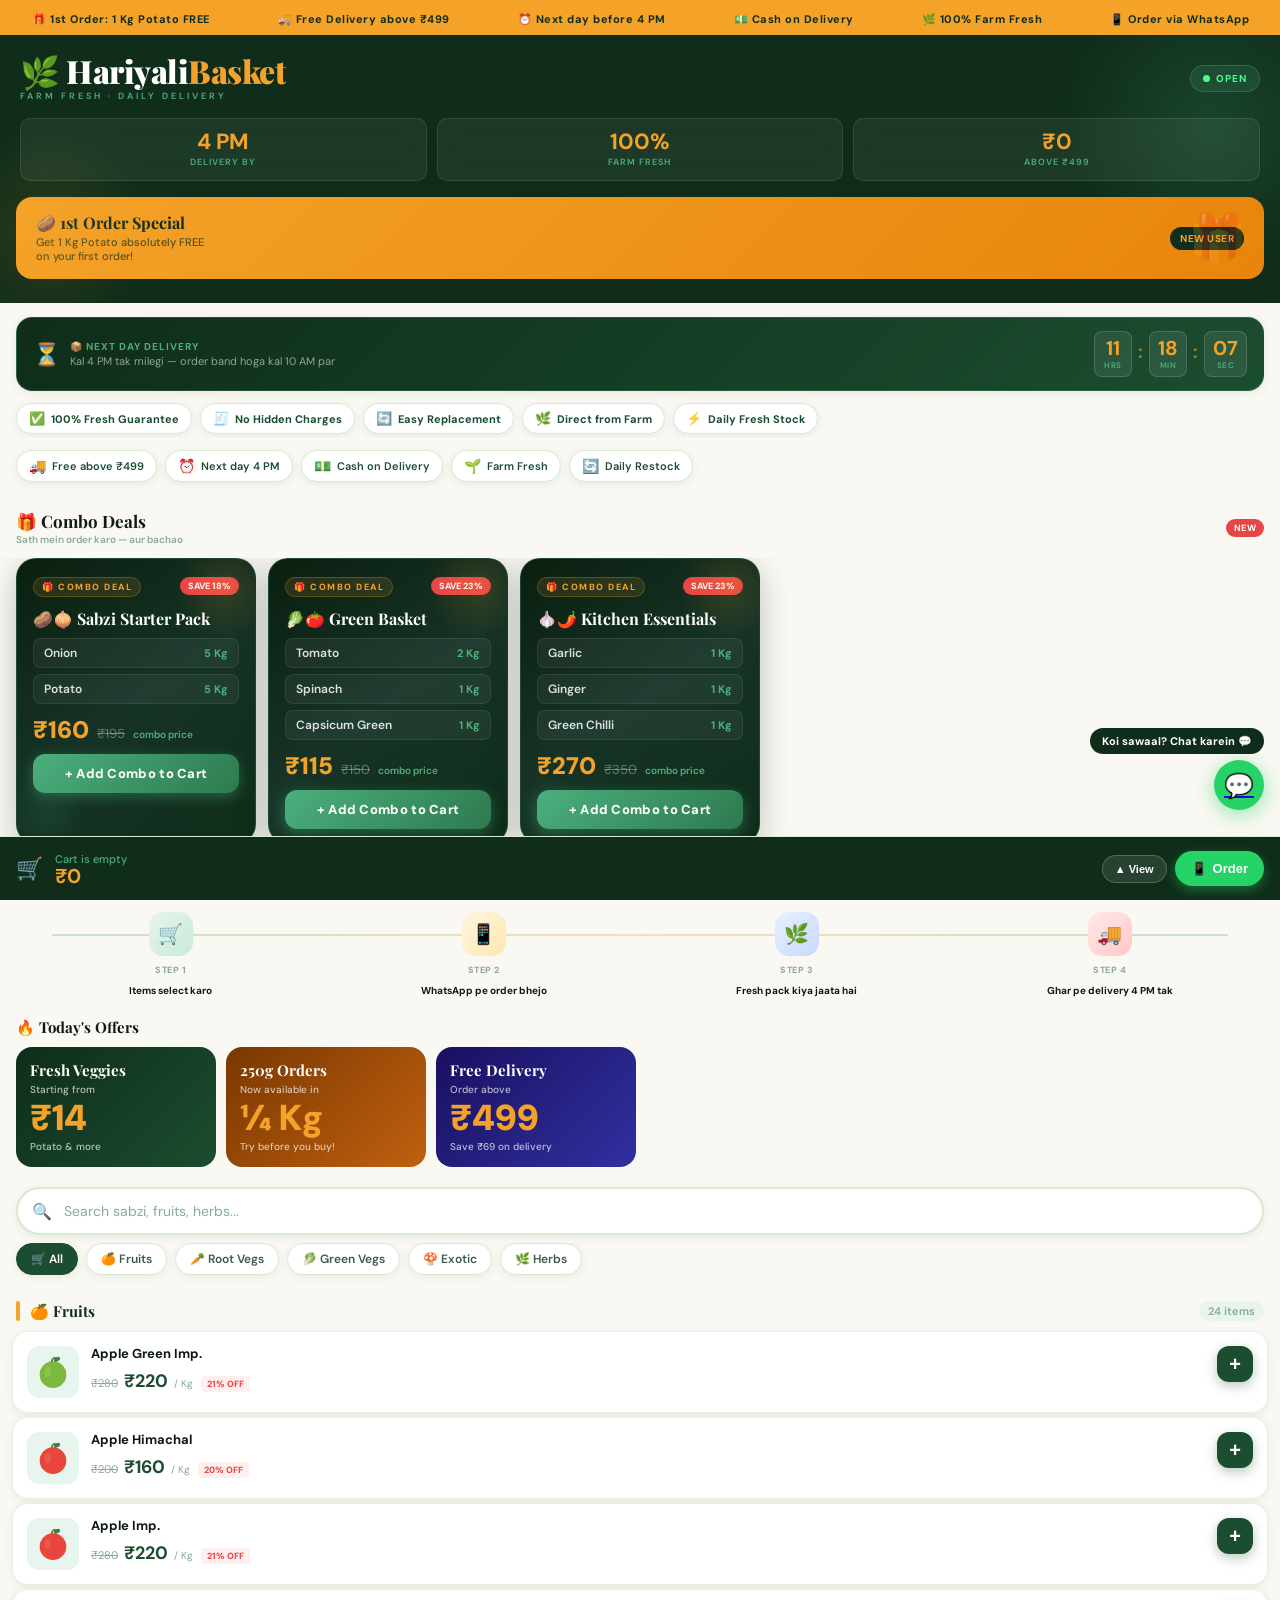
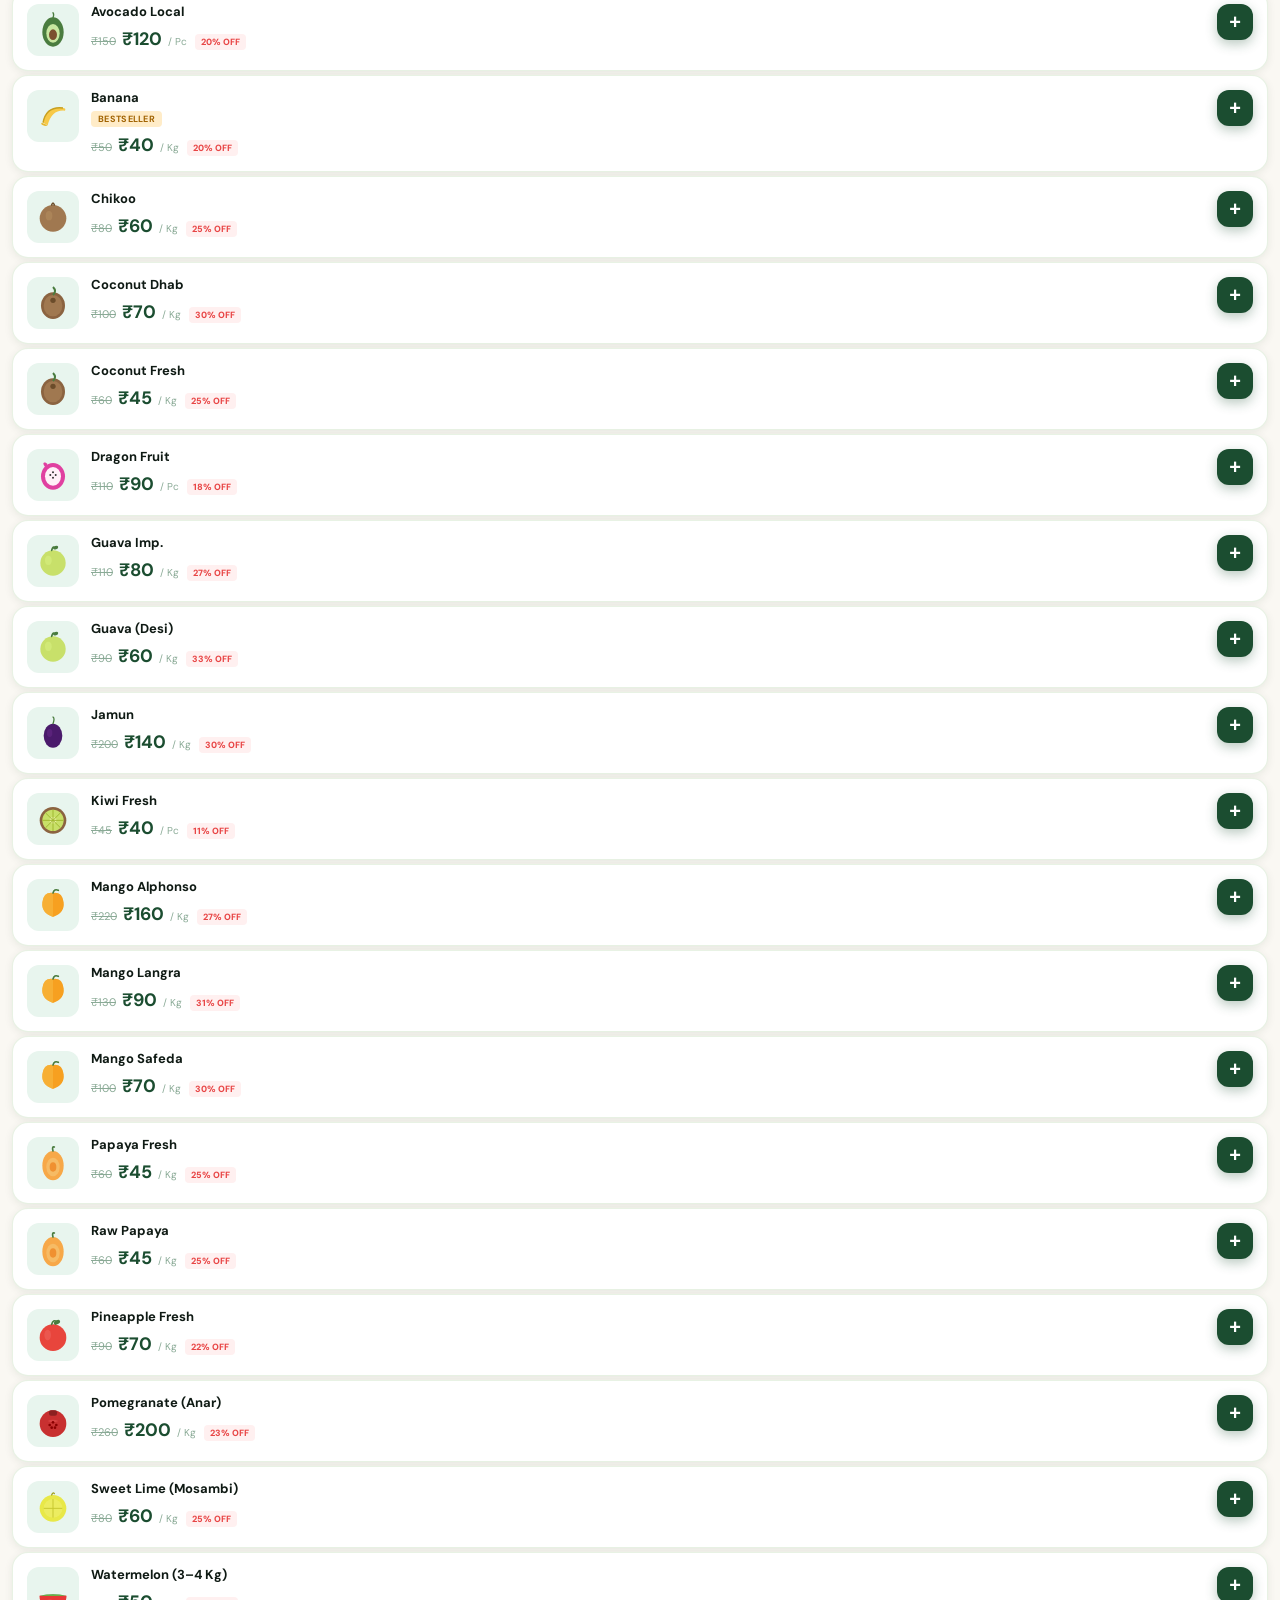
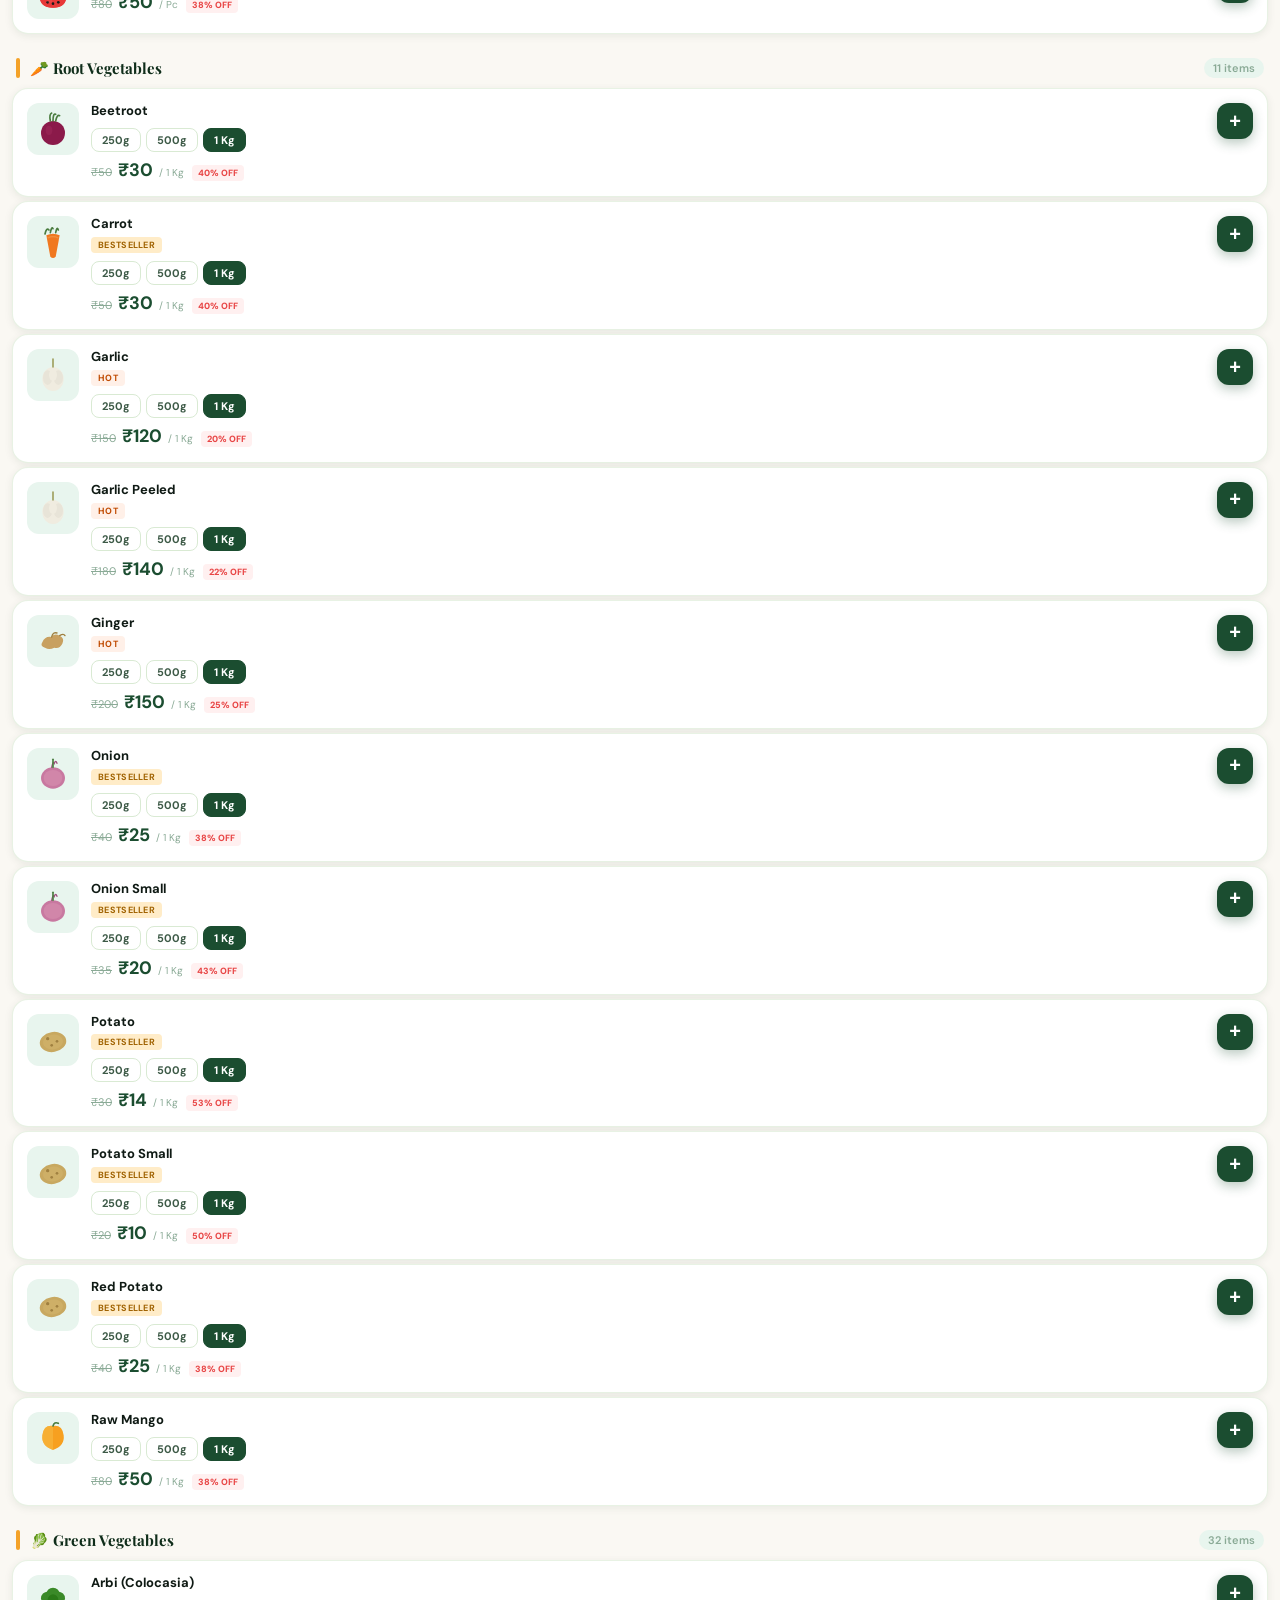
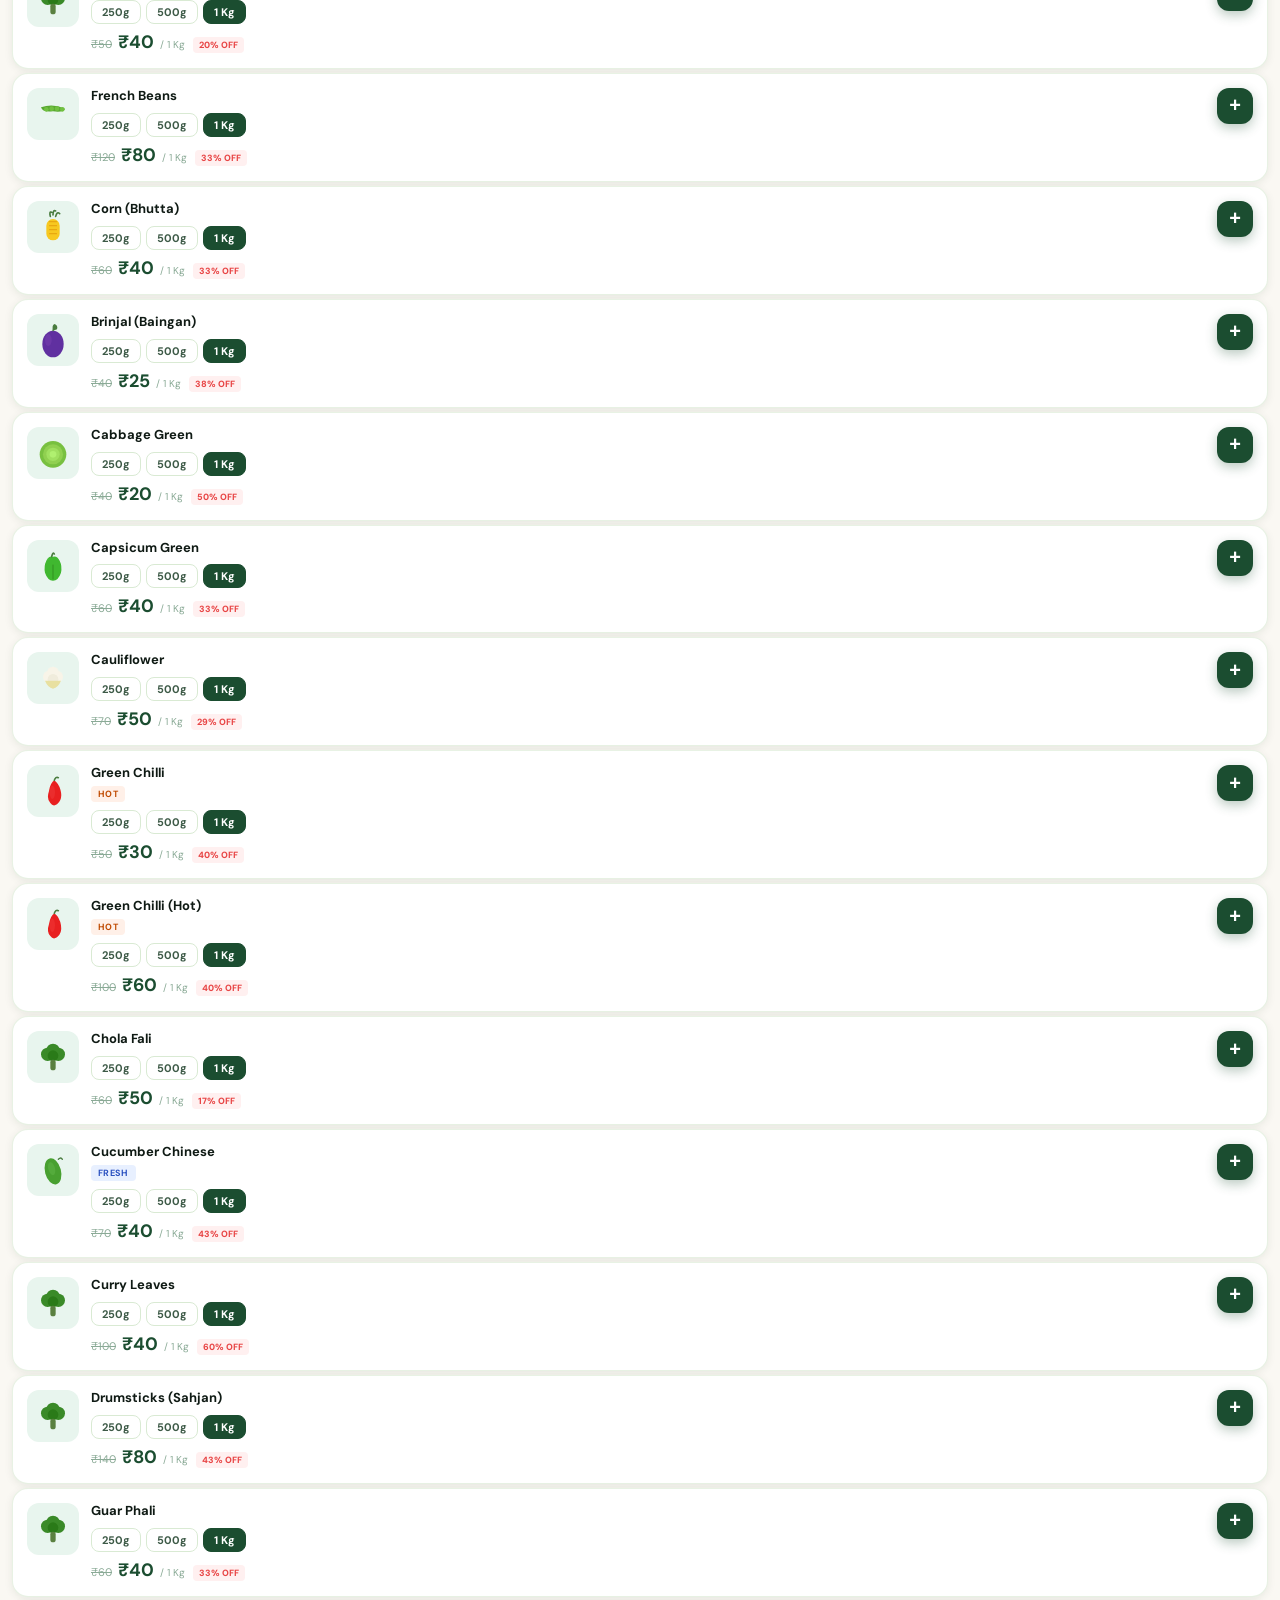
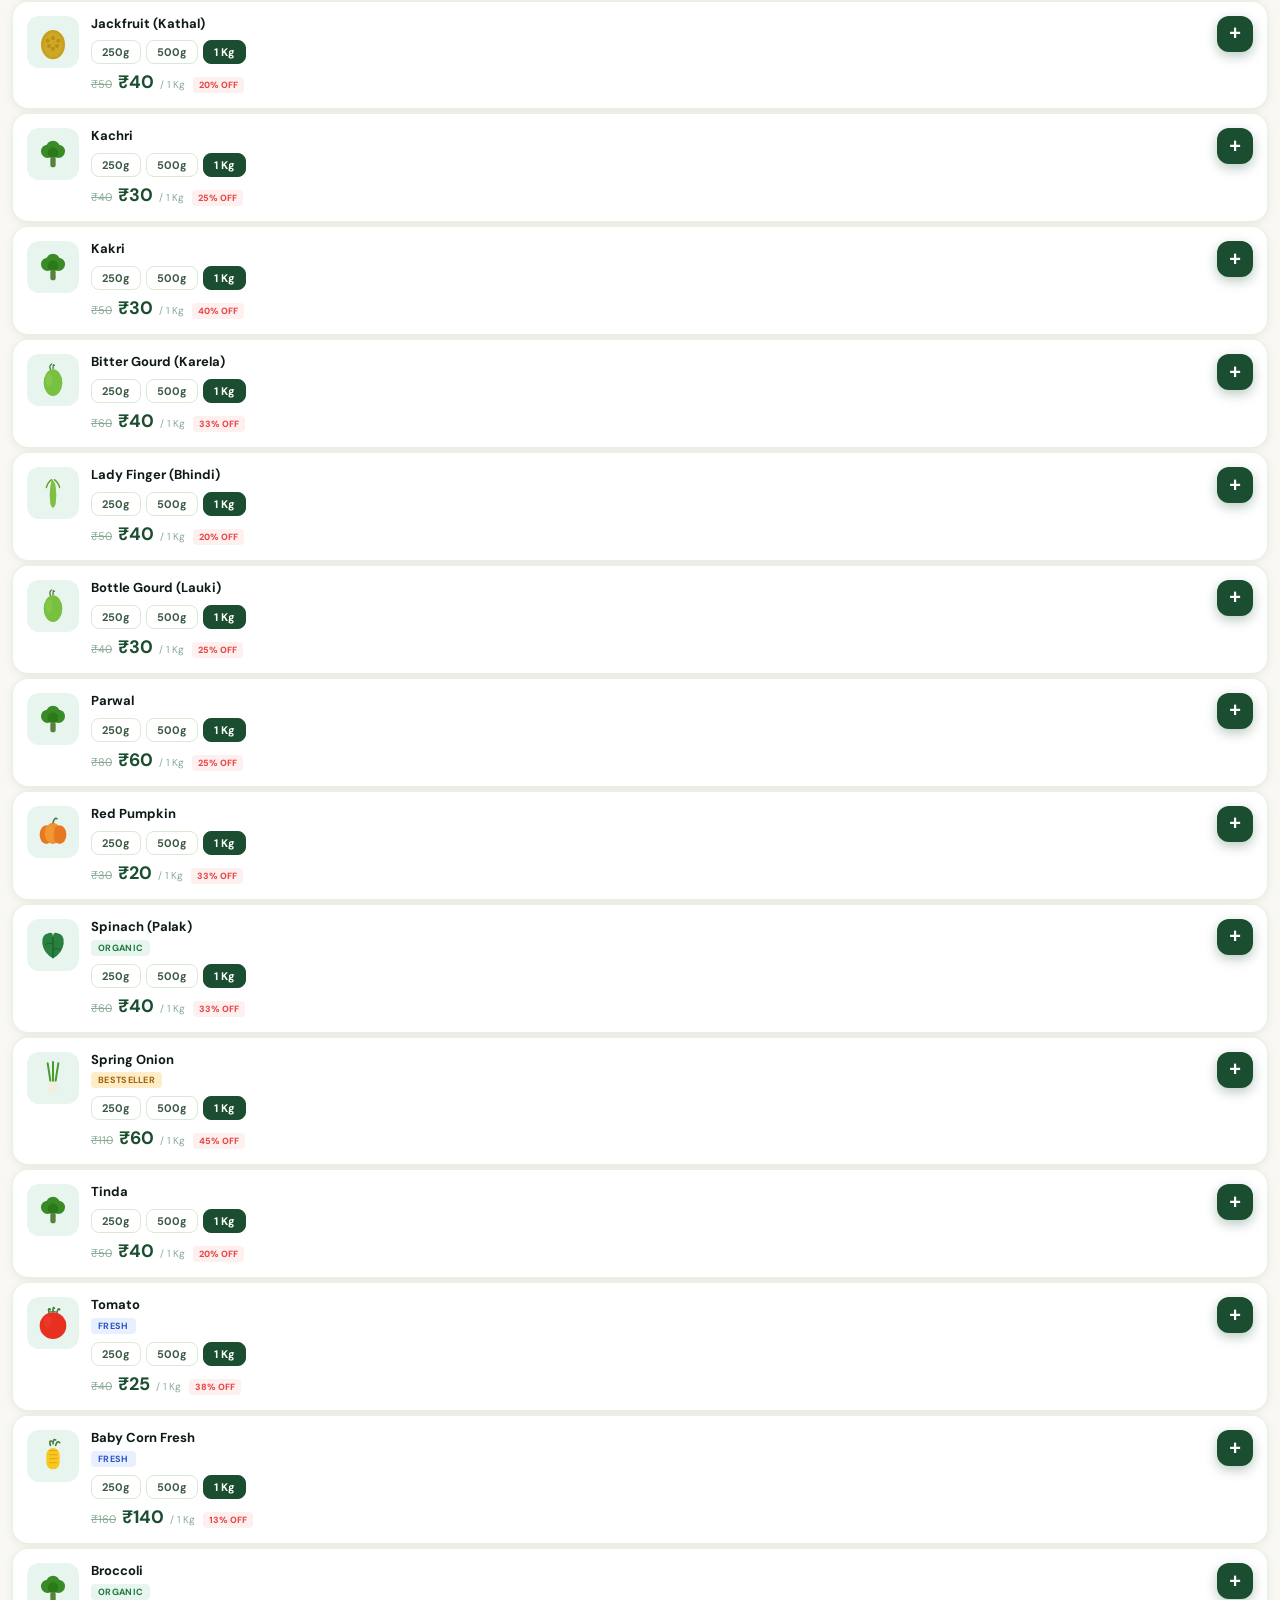
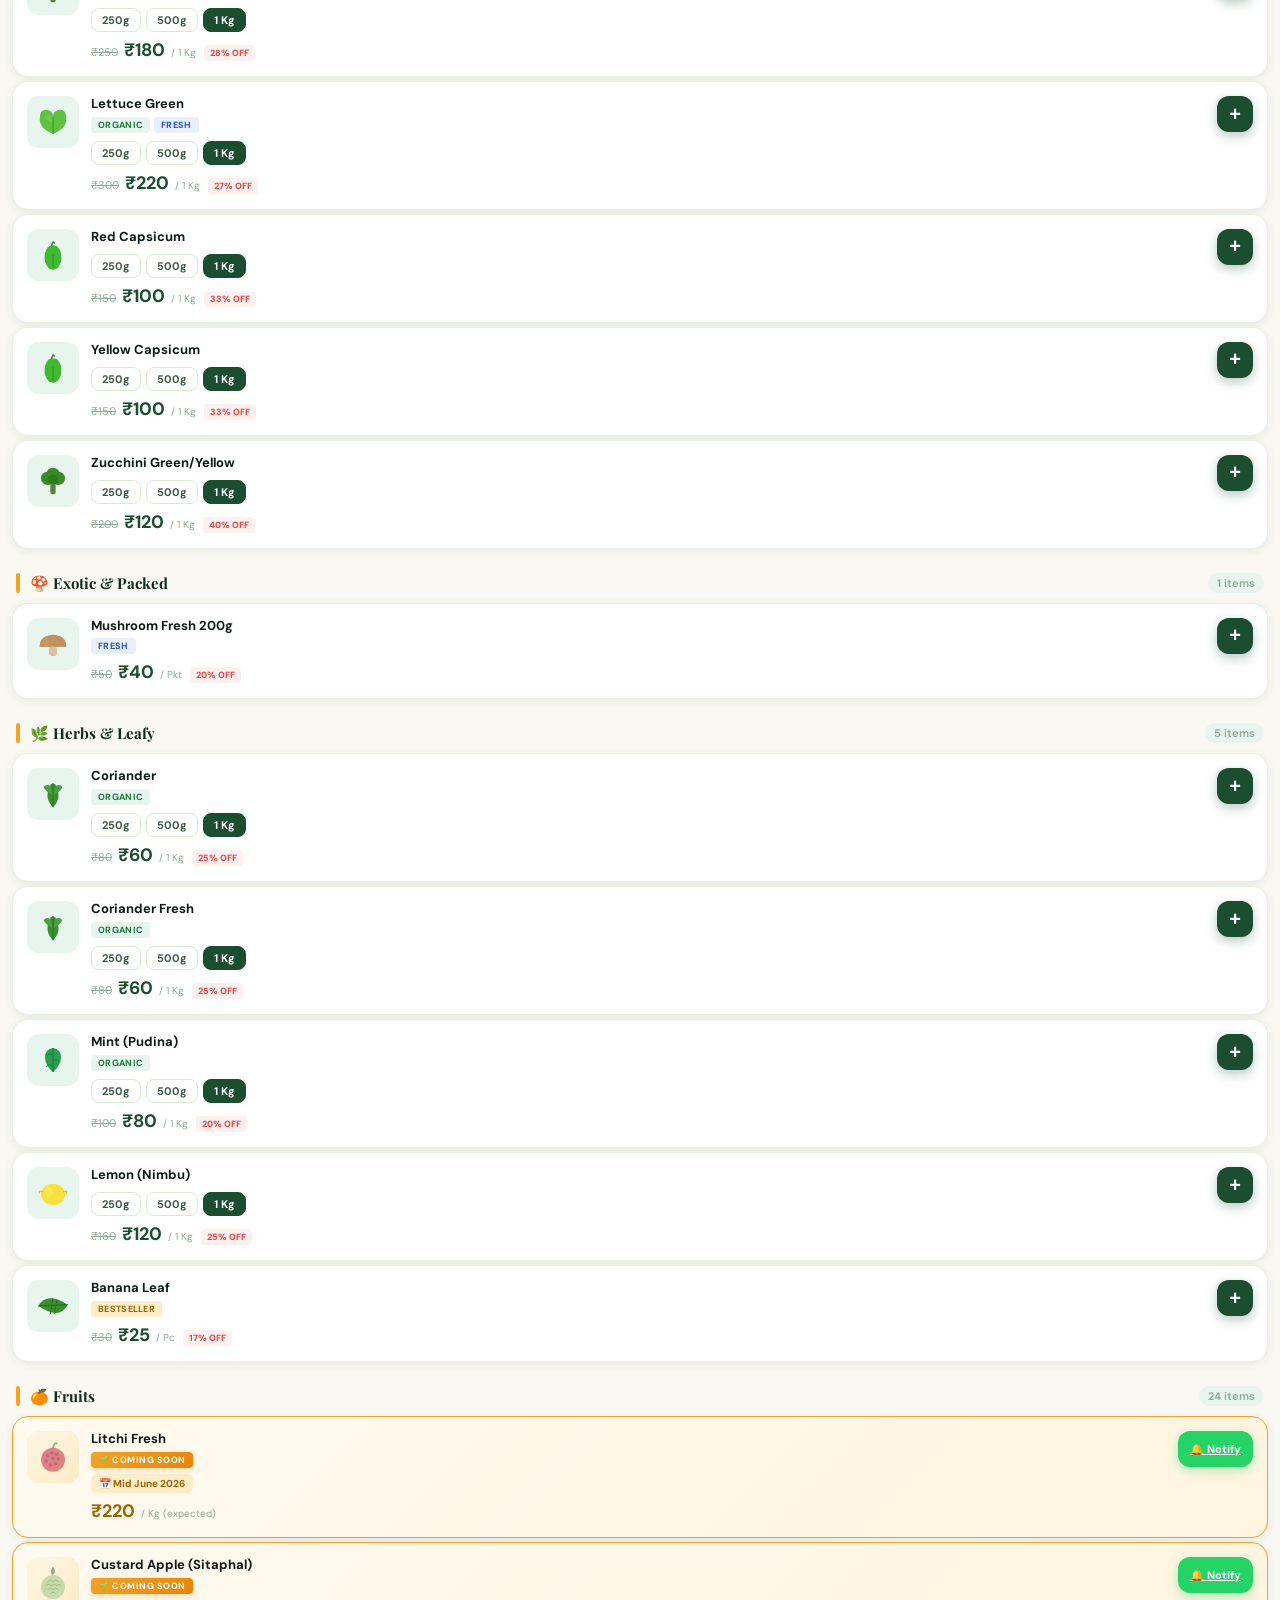
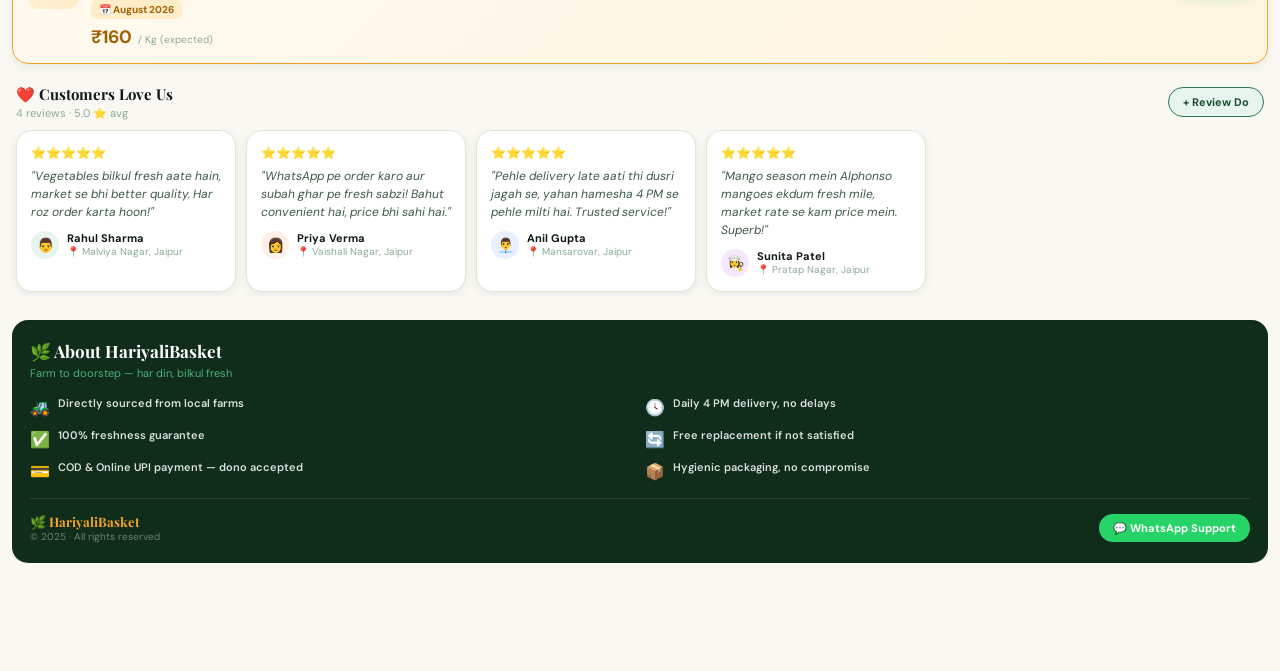
<file: index.html>
<!DOCTYPE html>
<html lang="en">
<head>
<meta charset="UTF-8">
<meta name="viewport" content="width=device-width, initial-scale=1.0">
<title>HariyaliBasket — Farm to Doorstep</title>
<link href="https://fonts.googleapis.com/css2?family=Playfair+Display:wght@700;900&family=DM+Sans:wght@300;400;500;600;700&display=swap" rel="stylesheet">
<style>
:root {
  --green-deep: #0f2d1a;
  --green-mid: #1b4d30;
  --green-bright: #2d7a4f;
  --green-light: #4caf7d;
  --green-pale: #e8f5ee;
  --amber: #f4a228;
  --amber-light: #ffecc8;
  --cream: #faf8f3;
  --white: #ffffff;
  --text-dark: #0f1a14;
  --text-mid: #3d5a47;
  --text-muted: #8aaa96;
  --border: #d9ead3;
  --red: #e84545;
  --shadow-sm: 0 2px 8px rgba(15,45,26,0.08);
  --shadow-md: 0 8px 24px rgba(15,45,26,0.12);
  --shadow-lg: 0 20px 60px rgba(15,45,26,0.18);
  --radius: 16px;
  --radius-sm: 10px;
}

* { box-sizing: border-box; margin: 0; padding: 0; }

body {
  font-family: 'DM Sans', sans-serif;
  background: var(--cream);
  color: var(--text-dark);
  min-height: 100vh;
  overflow-x: hidden;
}

/* ===== HERO HEADER ===== */
.hero {
  background: var(--green-deep);
  position: relative;
  overflow: hidden;
  padding: 0 0 24px;
}

.hero::before {
  content: '';
  position: absolute;
  top: -60px; right: -80px;
  width: 300px; height: 300px;
  background: radial-gradient(circle, rgba(76,175,125,0.18) 0%, transparent 70%);
  border-radius: 50%;
}

.hero::after {
  content: '';
  position: absolute;
  bottom: -40px; left: -60px;
  width: 220px; height: 220px;
  background: radial-gradient(circle, rgba(244,162,40,0.12) 0%, transparent 70%);
  border-radius: 50%;
}

/* Ticker */
.ticker-wrap {
  background: var(--amber);
  overflow: hidden;
  white-space: nowrap;
  padding: 7px 0;
}

.ticker-inner {
  display: inline-block;
  animation: ticker 28s linear infinite;
}

.ticker-inner span {
  font-size: 11px;
  font-weight: 700;
  color: var(--green-deep);
  letter-spacing: 0.5px;
  padding: 0 32px;
}

@keyframes ticker {
  0% { transform: translateX(0); }
  100% { transform: translateX(-50%); }
}

/* Logo area */
.hero-content {
  padding: 20px 20px 0;
  position: relative;
  z-index: 2;
}

.logo-row {
  display: flex;
  align-items: center;
  justify-content: space-between;
  margin-bottom: 16px;
}

.logo-block h1 {
  font-family: 'Playfair Display', serif;
  font-size: 32px;
  font-weight: 900;
  color: var(--white);
  letter-spacing: -0.5px;
  line-height: 1;
}

.logo-block h1 span { color: var(--amber); }

.logo-block p {
  font-size: 9px;
  font-weight: 600;
  color: var(--green-light);
  letter-spacing: 3px;
  text-transform: uppercase;
  margin-top: 3px;
}

.live-badge {
  display: flex;
  align-items: center;
  gap: 6px;
  background: rgba(76,175,125,0.15);
  border: 1px solid rgba(76,175,125,0.3);
  border-radius: 20px;
  padding: 6px 12px;
}

.live-dot {
  width: 7px; height: 7px;
  background: #4cff8d;
  border-radius: 50%;
  animation: pulse-dot 1.5s ease-in-out infinite;
}

@keyframes pulse-dot {
  0%, 100% { opacity: 1; transform: scale(1); }
  50% { opacity: 0.5; transform: scale(0.8); }
}

.live-badge span {
  font-size: 10px;
  font-weight: 700;
  color: #4cff8d;
  letter-spacing: 1px;
}

/* Stats cards */
.stats-row {
  display: grid;
  grid-template-columns: repeat(3, 1fr);
  gap: 10px;
  margin-top: 16px;
}

.stat-card {
  background: rgba(255,255,255,0.06);
  border: 1px solid rgba(255,255,255,0.1);
  border-radius: var(--radius-sm);
  padding: 12px 10px;
  text-align: center;
  backdrop-filter: blur(10px);
}

.stat-card .num {
  font-family: 'DM Sans', sans-serif;
  font-size: 22px;
  font-weight: 700;
  color: var(--amber);
  line-height: 1;
}

.stat-card .lbl {
  font-size: 9px;
  font-weight: 600;
  color: var(--green-light);
  letter-spacing: 1px;
  text-transform: uppercase;
  margin-top: 3px;
}

/* ===== PROMO BANNER ===== */
.promo-banner {
  margin: 16px 16px 0;
  background: linear-gradient(135deg, #f4a228 0%, #e8850a 100%);
  border-radius: var(--radius);
  padding: 16px 20px;
  display: flex;
  align-items: center;
  justify-content: space-between;
  position: relative;
  overflow: hidden;
  box-shadow: var(--shadow-md);
}

.promo-banner::before {
  content: '🎁';
  position: absolute;
  right: 16px;
  top: 50%;
  transform: translateY(-50%);
  font-size: 48px;
  opacity: 0.2;
}

.promo-banner .ptitle {
  font-family: 'Playfair Display', serif;
  font-size: 16px;
  font-weight: 700;
  color: var(--green-deep);
  line-height: 1.2;
}

.promo-banner .psub {
  font-size: 11px;
  font-weight: 500;
  color: rgba(15,45,26,0.7);
  margin-top: 3px;
}

.promo-tag {
  background: var(--green-deep);
  color: var(--amber);
  font-size: 10px;
  font-weight: 800;
  padding: 5px 10px;
  border-radius: 20px;
  letter-spacing: 0.5px;
  white-space: nowrap;
}

/* ===== DELIVERY INFO STRIP ===== */
.delivery-strip {
  display: flex;
  gap: 8px;
  padding: 12px 16px;
  overflow-x: auto;
  scrollbar-width: none;
  -ms-overflow-style: none;
}
.delivery-strip::-webkit-scrollbar { display: none; }

.dchip {
  display: flex;
  align-items: center;
  gap: 6px;
  background: var(--white);
  border: 1px solid var(--border);
  border-radius: 20px;
  padding: 6px 12px;
  white-space: nowrap;
  box-shadow: var(--shadow-sm);
  flex-shrink: 0;
}

.dchip .icon { font-size: 14px; }
.dchip .text { font-size: 11px; font-weight: 600; color: var(--green-mid); }

/* ===== SEARCH ===== */
.search-section {
  padding: 0 16px 12px;
}

.search-box {
  position: relative;
}

.search-box input {
  width: 100%;
  padding: 13px 18px 13px 46px;
  border: 2px solid var(--border);
  border-radius: 50px;
  font-size: 14px;
  font-family: 'DM Sans', sans-serif;
  background: var(--white);
  color: var(--text-dark);
  outline: none;
  transition: all 0.2s;
  box-shadow: var(--shadow-sm);
}

.search-box input:focus {
  border-color: var(--green-bright);
  box-shadow: 0 0 0 4px rgba(45,122,79,0.1), var(--shadow-sm);
}

.search-box input::placeholder { color: var(--text-muted); }

.search-icon {
  position: absolute;
  left: 16px;
  top: 50%;
  transform: translateY(-50%);
  font-size: 16px;
  pointer-events: none;
}

/* Filter pills */
.filter-row {
  display: flex;
  gap: 8px;
  padding: 0 16px 16px;
  overflow-x: auto;
  scrollbar-width: none;
}
.filter-row::-webkit-scrollbar { display: none; }

.fpill {
  display: flex;
  align-items: center;
  gap: 5px;
  padding: 7px 14px;
  border-radius: 20px;
  border: 1.5px solid var(--border);
  background: var(--white);
  font-size: 12px;
  font-weight: 600;
  color: var(--text-mid);
  cursor: pointer;
  white-space: nowrap;
  transition: all 0.2s;
  flex-shrink: 0;
  box-shadow: var(--shadow-sm);
}

.fpill.active {
  background: var(--green-mid);
  border-color: var(--green-mid);
  color: var(--white);
}

/* ===== SECTION HEADER ===== */
.section-header {
  display: flex;
  align-items: center;
  gap: 10px;
  padding: 10px 16px 6px;
  position: sticky;
  top: 0;
  z-index: 10;
  background: var(--cream);
}

.section-header::before {
  content: '';
  display: block;
  width: 4px;
  height: 20px;
  background: var(--amber);
  border-radius: 2px;
  flex-shrink: 0;
}

.section-header .sh-text {
  font-family: 'Playfair Display', serif;
  font-size: 15px;
  font-weight: 700;
  color: var(--green-deep);
  flex: 1;
}

.section-header .sh-count {
  font-size: 11px;
  font-weight: 600;
  color: var(--text-muted);
  background: var(--green-pale);
  padding: 3px 9px;
  border-radius: 20px;
}

/* ===== ITEM CARD ===== */
.item-card {
  background: var(--white);
  margin: 4px 12px;
  border-radius: var(--radius);
  padding: 14px 14px;
  display: flex;
  align-items: flex-start;
  gap: 12px;
  box-shadow: var(--shadow-sm);
  border: 1px solid rgba(217,234,211,0.6);
  transition: all 0.2s;
  position: relative;
  overflow: hidden;
}

.item-card:active { transform: scale(0.99); }

.item-card.in-cart {
  border-color: var(--green-bright);
  background: linear-gradient(135deg, #fff 0%, #f0faf5 100%);
}

/* Item icon */
.item-emoji {
  width: 52px;
  height: 52px;
  border-radius: 12px;
  background: var(--green-pale);
  display: flex;
  align-items: center;
  justify-content: center;
  font-size: 26px;
  flex-shrink: 0;
  overflow: hidden;
}
.item-emoji.svg-icon {
  padding: 6px;
}
.item-emoji.svg-icon svg {
  width: 100%;
  height: 100%;
}

.item-body { flex: 1; min-width: 0; }

.item-name {
  font-size: 13px;
  font-weight: 700;
  color: var(--text-dark);
  line-height: 1.3;
}

.item-badges {
  display: flex;
  gap: 4px;
  margin-top: 4px;
  flex-wrap: wrap;
}

.badge {
  font-size: 9px;
  font-weight: 700;
  padding: 2px 7px;
  border-radius: 4px;
  letter-spacing: 0.3px;
}

.badge-organic { background: #e8f5ee; color: #1b7a3f; }
.badge-hot { background: #fff0e8; color: #c04a00; }
.badge-fresh { background: #e8f0ff; color: #2a50c0; }
.badge-best { background: var(--amber-light); color: #a06200; }
.badge-coming {
  background: linear-gradient(135deg, #f4a228, #e8850a);
  color: #fff;
  font-weight: 800;
  letter-spacing: 0.5px;
  box-shadow: 0 2px 6px rgba(244,162,40,0.35);
}

/* ===== COMING SOON OVERLAY STYLE ===== */
.item-card.coming-soon {
  background: linear-gradient(135deg, #fffaf0 0%, #fff5e0 100%);
  border-color: #f4a228;
  position: relative;
}
.item-card.coming-soon .item-emoji {
  background: linear-gradient(135deg, #fff0d0, #ffe0a0);
  position: relative;
  filter: saturate(0.9);
}
.item-card.coming-soon .item-emoji::after {
  content: '';
  position: absolute;
  inset: 0;
  background: rgba(255,255,255,0.35);
  border-radius: 12px;
}
.item-card.coming-soon .price-sp {
  color: #a06200;
}
.item-card.coming-soon .price-mrp,
.item-card.coming-soon .discount-tag {
  display: none;
}

.coming-date-strip {
  display: inline-flex;
  align-items: center;
  gap: 5px;
  font-size: 10px;
  font-weight: 700;
  color: #a06200;
  background: var(--amber-light);
  padding: 3px 8px;
  border-radius: 6px;
  margin-top: 6px;
}

.notify-btn {
  width: auto;
  height: 36px;
  padding: 0 12px;
  border-radius: 12px;
  background: #25d366;
  border: none;
  color: var(--white);
  font-size: 11px;
  font-weight: 800;
  cursor: pointer;
  display: flex;
  align-items: center;
  justify-content: center;
  gap: 4px;
  white-space: nowrap;
  box-shadow: 0 4px 12px rgba(37,211,102,0.35);
  transition: all 0.15s;
  font-family: 'DM Sans', sans-serif;
}
.notify-btn:active { transform: scale(0.94); }

/* Weight tabs */
.weight-tabs {
  display: flex;
  gap: 5px;
  margin-top: 8px;
}

.wtab {
  padding: 4px 10px;
  border-radius: 8px;
  border: 1.5px solid var(--border);
  font-size: 11px;
  font-weight: 700;
  cursor: pointer;
  background: var(--white);
  color: var(--text-mid);
  transition: all 0.15s;
  font-family: 'DM Sans', sans-serif;
}

.wtab.active {
  background: var(--green-mid);
  border-color: var(--green-mid);
  color: var(--white);
}

/* Pricing */
.price-row {
  display: flex;
  align-items: baseline;
  gap: 6px;
  margin-top: 6px;
}

.price-mrp {
  font-size: 11px;
  color: var(--text-muted);
  text-decoration: line-through;
}

.price-sp {
  font-family: 'DM Sans', sans-serif;
  font-size: 18px;
  font-weight: 700;
  color: var(--green-mid);
}

.price-unit {
  font-size: 10px;
  color: var(--text-muted);
}

.discount-tag {
  font-size: 9px;
  font-weight: 800;
  color: var(--red);
  background: #fff0f0;
  padding: 2px 6px;
  border-radius: 4px;
  margin-left: 2px;
}

/* Add to cart button area */
.item-right {
  display: flex;
  flex-direction: column;
  align-items: flex-end;
  gap: 8px;
  flex-shrink: 0;
}

/* Add button */
.add-btn {
  width: 36px;
  height: 36px;
  border-radius: 12px;
  background: var(--green-mid);
  border: none;
  color: var(--white);
  font-size: 20px;
  font-weight: 700;
  cursor: pointer;
  display: flex;
  align-items: center;
  justify-content: center;
  box-shadow: 0 4px 12px rgba(27,77,48,0.3);
  transition: all 0.15s;
}

.add-btn:active { transform: scale(0.9); }

/* Qty stepper */
.qty-stepper {
  display: flex;
  align-items: center;
  gap: 0;
  background: var(--green-pale);
  border-radius: 12px;
  overflow: hidden;
  border: 1.5px solid var(--green-light);
}

.qty-stepper button {
  width: 32px;
  height: 32px;
  border: none;
  background: transparent;
  font-size: 18px;
  font-weight: 700;
  cursor: pointer;
  color: var(--green-mid);
  display: flex;
  align-items: center;
  justify-content: center;
  transition: background 0.15s;
}

.qty-stepper button:active { background: rgba(45,122,79,0.15); }

.qty-stepper .qty-num {
  min-width: 28px;
  text-align: center;
  font-size: 14px;
  font-weight: 800;
  color: var(--green-deep);
  font-family: 'DM Sans', sans-serif;
}

/* Cart total on item */
.item-subtotal {
  font-size: 10px;
  font-weight: 700;
  color: var(--green-bright);
}

/* ===== SECTION DIVIDER ===== */
.section-divider {
  height: 10px;
  background: var(--cream);
}

/* ===== CART PANEL ===== */
.cart-panel {
  position: fixed;
  bottom: 0;
  left: 0;
  right: 0;
  z-index: 100;
}

/* Collapsed bar */
.cart-bar {
  background: var(--green-deep);
  padding: 14px 16px;
  display: flex;
  align-items: center;
  justify-content: space-between;
  cursor: pointer;
  transition: all 0.3s;
}

.cart-left {
  display: flex;
  align-items: center;
  gap: 12px;
}

.cart-icon-wrap {
  position: relative;
}

.cart-icon {
  font-size: 22px;
}

.cart-badge {
  position: absolute;
  top: -6px;
  right: -8px;
  background: var(--red);
  color: white;
  font-size: 9px;
  font-weight: 800;
  width: 16px;
  height: 16px;
  border-radius: 50%;
  display: flex;
  align-items: center;
  justify-content: center;
  display: none;
}

.cart-info-text .ct { font-size: 11px; color: var(--green-light); font-weight: 500; }
.cart-info-text .cv {
  font-family: 'DM Sans', sans-serif;
  font-size: 20px;
  font-weight: 700;
  color: var(--amber);
  line-height: 1;
}

.cart-actions { display: flex; gap: 8px; align-items: center; }

.expand-btn {
  background: rgba(255,255,255,0.1);
  border: 1px solid rgba(255,255,255,0.2);
  color: var(--white);
  font-size: 11px;
  font-weight: 600;
  padding: 7px 12px;
  border-radius: 20px;
  cursor: pointer;
  transition: all 0.2s;
}

.wa-btn {
  background: #25d366;
  color: var(--white);
  border: none;
  padding: 10px 16px;
  border-radius: 24px;
  font-size: 13px;
  font-weight: 800;
  cursor: pointer;
  display: flex;
  align-items: center;
  gap: 6px;
  white-space: nowrap;
  box-shadow: 0 4px 12px rgba(37,211,102,0.4);
  transition: all 0.2s;
}

.wa-btn:active { transform: scale(0.97); }

/* Expanded cart drawer */
.cart-drawer {
  background: var(--white);
  border-top: 1px solid var(--border);
  max-height: 0;
  overflow: hidden;
  transition: max-height 0.4s cubic-bezier(0.4, 0, 0.2, 1);
}

.cart-drawer.open {
  max-height: 65vh;
  overflow-y: auto;
}

.drawer-header {
  padding: 16px 16px 8px;
  display: flex;
  align-items: center;
  justify-content: space-between;
  border-bottom: 1px solid var(--border);
}

.drawer-title {
  font-family: 'Playfair Display', serif;
  font-size: 17px;
  font-weight: 700;
  color: var(--text-dark);
}

.clear-btn {
  font-size: 12px;
  font-weight: 600;
  color: var(--red);
  background: #fff0f0;
  border: none;
  padding: 5px 12px;
  border-radius: 20px;
  cursor: pointer;
}

.cart-item-row {
  display: flex;
  align-items: center;
  padding: 10px 16px;
  border-bottom: 1px solid var(--green-pale);
  gap: 10px;
}

.ci-name {
  flex: 1;
  font-size: 13px;
  font-weight: 600;
  color: var(--text-dark);
}

.ci-detail {
  font-size: 10px;
  font-weight: 500;
  color: var(--text-muted);
  margin-top: 1px;
}

.ci-price {
  font-family: 'DM Sans', sans-serif;
  font-size: 15px;
  font-weight: 700;
  color: var(--green-mid);
}

/* Bill summary */
.bill-summary {
  padding: 14px 16px;
  background: var(--green-pale);
  margin: 0 12px 12px;
  border-radius: var(--radius-sm);
}

.bill-row {
  display: flex;
  justify-content: space-between;
  font-size: 12px;
  font-weight: 500;
  color: var(--text-mid);
  margin-bottom: 6px;
}

.bill-row.total {
  font-size: 15px;
  font-weight: 800;
  color: var(--green-deep);
  padding-top: 8px;
  border-top: 1px dashed var(--border);
  margin-top: 6px;
  margin-bottom: 0;
}

.bill-row.savings {
  color: var(--green-bright);
  font-weight: 700;
}

.free-delivery-bar {
  background: var(--amber-light);
  border-radius: 8px;
  padding: 8px 12px;
  margin: 8px 12px 4px;
  font-size: 11px;
  font-weight: 600;
  color: #7a5000;
}

.free-delivery-progress {
  height: 4px;
  background: rgba(0,0,0,0.1);
  border-radius: 2px;
  margin-top: 6px;
  overflow: hidden;
}

.fdp-fill {
  height: 100%;
  background: var(--amber);
  border-radius: 2px;
  transition: width 0.4s;
}

/* ===== EMPTY STATE ===== */
.empty-state {
  padding: 60px 30px;
  text-align: center;
}

.empty-state .emoji { font-size: 56px; margin-bottom: 12px; }
.empty-state h3 {
  font-family: 'Playfair Display', serif;
  font-size: 20px;
  font-weight: 700;
  color: var(--text-dark);
  margin-bottom: 6px;
}
.empty-state p { font-size: 13px; color: var(--text-muted); }

/* No results */
.no-results {
  padding: 40px;
  text-align: center;
  color: var(--text-muted);
  font-size: 14px;
}

/* Bottom spacer */
.bottom-spacer { height: 100px; }

/* ===== ANIMATIONS ===== */
@keyframes slideUp {
  from { opacity: 0; transform: translateY(16px); }
  to { opacity: 1; transform: translateY(0); }
}

.item-card { /* animation only applied via JS class */ }
.item-card.animate-in { animation: slideUp 0.25s ease both; }

/* ===== ADD TO CART ANIMATION ===== */
@keyframes cartPop {
  0%   { transform: scale(1); }
  30%  { transform: scale(1.06); box-shadow: 0 0 0 4px rgba(76,175,125,0.25); }
  60%  { transform: scale(0.97); }
  100% { transform: scale(1); box-shadow: none; }
}
@keyframes ripple {
  0%   { transform: scale(0); opacity: 0.6; }
  100% { transform: scale(4); opacity: 0; }
}
.item-card.cart-added {
  animation: cartPop 0.4s cubic-bezier(0.34,1.56,0.64,1) both;
}
.add-ripple {
  position: absolute;
  width: 40px; height: 40px;
  border-radius: 50%;
  background: rgba(76,175,125,0.4);
  pointer-events: none;
  animation: ripple 0.5s ease-out both;
  transform-origin: center;
}

/* ===== TOAST ===== */
.toast {
  position: fixed;
  bottom: 110px;
  left: 50%;
  transform: translateX(-50%) translateY(20px);
  background: var(--green-deep);
  color: var(--white);
  padding: 10px 20px;
  border-radius: 50px;
  font-size: 12px;
  font-weight: 600;
  opacity: 0;
  transition: all 0.3s;
  pointer-events: none;
  white-space: nowrap;
  z-index: 200;
  box-shadow: var(--shadow-md);
}

.toast.show {
  opacity: 1;
  transform: translateX(-50%) translateY(0);
}

/* ===== ORDER CUTOFF COUNTDOWN ===== */
.cutoff-banner {
  margin: 0 16px 4px;
  background: linear-gradient(135deg, #0f2d1a 0%, #1b4d30 100%);
  border-radius: var(--radius);
  padding: 13px 16px;
  display: flex;
  align-items: center;
  justify-content: space-between;
  border: 1px solid rgba(76,175,125,0.25);
  box-shadow: var(--shadow-sm);
}
.cutoff-left { display: flex; align-items: center; gap: 10px; }
.cutoff-icon { font-size: 22px; }
.cutoff-label {
  font-size: 10px;
  font-weight: 700;
  color: var(--green-light);
  letter-spacing: 1px;
  text-transform: uppercase;
}
.cutoff-sub {
  font-size: 11px;
  color: rgba(255,255,255,0.55);
  margin-top: 1px;
}
.cutoff-timer {
  display: flex;
  gap: 6px;
  align-items: center;
}
.ct-box {
  background: rgba(255,255,255,0.08);
  border: 1px solid rgba(255,255,255,0.15);
  border-radius: 8px;
  padding: 6px 8px;
  text-align: center;
  min-width: 38px;
}
.ct-num {
  font-family: 'DM Sans', sans-serif;
  font-size: 20px;
  font-weight: 700;
  color: var(--amber);
  line-height: 1;
}
.ct-lbl {
  font-size: 8px;
  font-weight: 600;
  color: var(--green-light);
  letter-spacing: 0.5px;
  text-transform: uppercase;
  margin-top: 2px;
}
.ct-sep {
  font-size: 18px;
  font-weight: 700;
  color: var(--amber);
  opacity: 0.6;
  margin-bottom: 4px;
}
.cutoff-closed {
  background: linear-gradient(135deg, #2d0a0a 0%, #4d1b1b 100%);
  border-color: rgba(232,69,69,0.3);
}
.cutoff-closed .cutoff-label { color: #ff8080; }
.cutoff-closed .ct-num { color: #ff6060; }

/* ===== TRUST STRIP ===== */
.trust-strip {
  display: flex;
  gap: 8px;
  padding: 8px 16px 4px;
  overflow-x: auto;
  scrollbar-width: none;
}
.trust-strip::-webkit-scrollbar { display: none; }
.trust-chip {
  display: flex;
  align-items: center;
  gap: 6px;
  background: var(--white);
  border: 1.5px solid var(--border);
  border-radius: 20px;
  padding: 6px 12px;
  white-space: nowrap;
  flex-shrink: 0;
  box-shadow: var(--shadow-sm);
}
.trust-chip .ticon { font-size: 13px; }
.trust-chip .ttext { font-size: 11px; font-weight: 700; color: var(--green-mid); }

/* ===== TESTIMONIALS ===== */
.testimonials-section {
  padding: 16px 0 8px;
}
.test-header {
  display: flex;
  align-items: center;
  justify-content: space-between;
  padding: 0 16px 10px;
}
.test-title {
  font-family: 'Playfair Display', serif;
  font-size: 15px;
  font-weight: 700;
  color: var(--text-dark);
}
.test-subtitle {
  font-size: 11px;
  color: var(--text-muted);
  margin-top: 2px;
}
.add-review-btn {
  background: var(--green-pale);
  border: 1.5px solid var(--green-bright);
  color: var(--green-mid);
  font-size: 11px;
  font-weight: 700;
  padding: 7px 14px;
  border-radius: 20px;
  cursor: pointer;
  font-family: 'DM Sans', sans-serif;
  white-space: nowrap;
  transition: all 0.2s;
}
.add-review-btn:active { background: var(--green-bright); color: white; }

/* Star picker */
.star-picker {
  display: flex;
  gap: 6px;
  margin-top: 4px;
}
.star-opt {
  font-size: 32px;
  color: #d0d0d0;
  cursor: pointer;
  transition: all 0.15s;
  line-height: 1;
}
.star-opt.active { color: var(--amber); transform: scale(1.15); }
.test-scroll {
  display: flex;
  gap: 10px;
  padding: 0 16px 4px;
  overflow-x: auto;
  scrollbar-width: none;
}
.test-scroll::-webkit-scrollbar { display: none; }
.test-card {
  flex-shrink: 0;
  width: 220px;
  background: var(--white);
  border: 1.5px solid var(--border);
  border-radius: var(--radius);
  padding: 14px;
  box-shadow: var(--shadow-sm);
}
.test-stars { font-size: 12px; margin-bottom: 6px; }
.test-text {
  font-size: 12px;
  color: var(--text-mid);
  line-height: 1.5;
  font-style: italic;
}
.test-author {
  display: flex;
  align-items: center;
  gap: 8px;
  margin-top: 10px;
}
.test-avatar {
  width: 28px; height: 28px;
  border-radius: 50%;
  display: flex;
  align-items: center;
  justify-content: center;
  font-size: 14px;
  flex-shrink: 0;
}
.test-name {
  font-size: 11px;
  font-weight: 700;
  color: var(--text-dark);
}
.test-loc {
  font-size: 10px;
  color: var(--text-muted);
}

/* ===== TRUST FOOTER ===== */
.trust-footer {
  margin: 16px 12px 8px;
  background: var(--green-deep);
  border-radius: var(--radius);
  padding: 20px 18px;
  color: var(--white);
}
.tf-title {
  font-family: 'Playfair Display', serif;
  font-size: 17px;
  font-weight: 700;
  color: var(--white);
  margin-bottom: 4px;
}
.tf-sub {
  font-size: 11px;
  color: var(--green-light);
  margin-bottom: 16px;
}
.tf-grid {
  display: grid;
  grid-template-columns: 1fr 1fr;
  gap: 10px;
  margin-bottom: 16px;
}
.tf-item {
  display: flex;
  align-items: flex-start;
  gap: 8px;
}
.tf-icon { font-size: 16px; flex-shrink: 0; margin-top: 1px; }
.tf-text { font-size: 11px; font-weight: 600; color: rgba(255,255,255,0.85); line-height: 1.4; }
.tf-divider {
  height: 1px;
  background: rgba(255,255,255,0.1);
  margin: 14px 0;
}
.tf-bottom {
  display: flex;
  align-items: center;
  justify-content: space-between;
  flex-wrap: wrap;
  gap: 8px;
}
.tf-brand {
  font-family: 'Playfair Display', serif;
  font-size: 13px;
  font-weight: 700;
  color: var(--amber);
}
.tf-copy {
  font-size: 10px;
  color: rgba(255,255,255,0.4);
}
.tf-wa-link {
  display: flex;
  align-items: center;
  gap: 6px;
  background: #25d366;
  color: white;
  border: none;
  padding: 7px 14px;
  border-radius: 20px;
  font-size: 11px;
  font-weight: 700;
  cursor: pointer;
  text-decoration: none;
  font-family: 'DM Sans', sans-serif;
}

/* ===== COMBO DEALS ===== */
.combo-section { padding: 16px 0 8px; }

.combo-section-head {
  display: flex;
  align-items: center;
  justify-content: space-between;
  padding: 0 16px 12px;
}
.combo-section-head .cs-title {
  font-family: 'Playfair Display', serif;
  font-size: 17px;
  font-weight: 700;
  color: var(--text-dark);
}
.combo-section-head .cs-sub {
  font-size: 10px;
  font-weight: 600;
  color: var(--text-muted);
  margin-top: 1px;
}
.combo-badge-new {
  background: var(--red);
  color: white;
  font-size: 9px;
  font-weight: 800;
  padding: 3px 8px;
  border-radius: 20px;
  letter-spacing: 0.5px;
}

.combo-scroll {
  display: flex;
  gap: 12px;
  padding: 0 16px 4px;
  overflow-x: auto;
  scrollbar-width: none;
}
.combo-scroll::-webkit-scrollbar { display: none; }

.combo-card {
  flex-shrink: 0;
  width: 240px;
  border-radius: 20px;
  padding: 18px 16px 14px;
  position: relative;
  overflow: hidden;
  background: linear-gradient(145deg, #0a1f10 0%, #163326 50%, #0f2d1a 100%);
  border: 1px solid rgba(76,175,125,0.2);
  box-shadow: 0 8px 32px rgba(15,45,26,0.25);
}

/* Decorative orbs inside card */
.combo-card::before {
  content: '';
  position: absolute;
  top: -20px; right: -20px;
  width: 100px; height: 100px;
  background: radial-gradient(circle, rgba(244,162,40,0.15) 0%, transparent 70%);
  border-radius: 50%;
}
.combo-card::after {
  content: '';
  position: absolute;
  bottom: -10px; left: -10px;
  width: 80px; height: 80px;
  background: radial-gradient(circle, rgba(76,175,125,0.12) 0%, transparent 70%);
  border-radius: 50%;
}

.combo-top {
  display: flex;
  align-items: flex-start;
  justify-content: space-between;
  margin-bottom: 12px;
}
.combo-label {
  font-size: 9px;
  font-weight: 800;
  letter-spacing: 1.5px;
  text-transform: uppercase;
  color: var(--amber);
  background: rgba(244,162,40,0.12);
  border: 1px solid rgba(244,162,40,0.25);
  padding: 3px 8px;
  border-radius: 20px;
}
.combo-save-badge {
  background: var(--red);
  color: white;
  font-size: 9px;
  font-weight: 800;
  padding: 3px 8px;
  border-radius: 20px;
}

.combo-name {
  font-family: 'Playfair Display', serif;
  font-size: 16px;
  font-weight: 700;
  color: var(--white);
  line-height: 1.2;
  margin-bottom: 10px;
  position: relative;
  z-index: 1;
}

.combo-items-list {
  display: flex;
  flex-direction: column;
  gap: 6px;
  margin-bottom: 14px;
  position: relative;
  z-index: 1;
}
.combo-item-row {
  display: flex;
  align-items: center;
  justify-content: space-between;
  background: rgba(255,255,255,0.05);
  border: 1px solid rgba(255,255,255,0.08);
  border-radius: 8px;
  padding: 6px 10px;
}
.combo-item-name {
  font-size: 12px;
  font-weight: 600;
  color: rgba(255,255,255,0.85);
}
.combo-item-qty {
  font-size: 11px;
  font-weight: 700;
  color: var(--green-light);
}

.combo-price-row {
  display: flex;
  align-items: baseline;
  gap: 8px;
  margin-bottom: 12px;
  position: relative;
  z-index: 1;
}
.combo-price-sp {
  font-family: 'DM Sans', sans-serif;
  font-size: 24px;
  font-weight: 900;
  color: var(--amber);
  line-height: 1;
}
.combo-price-mrp {
  font-size: 13px;
  color: rgba(255,255,255,0.35);
  text-decoration: line-through;
}
.combo-price-note {
  font-size: 10px;
  color: var(--green-light);
  font-weight: 600;
}

.combo-add-btn {
  width: 100%;
  padding: 11px;
  border-radius: 12px;
  border: none;
  background: linear-gradient(135deg, var(--green-light) 0%, var(--green-bright) 100%);
  color: var(--white);
  font-size: 13px;
  font-weight: 800;
  cursor: pointer;
  font-family: 'DM Sans', sans-serif;
  transition: all 0.2s;
  position: relative;
  z-index: 1;
  box-shadow: 0 4px 14px rgba(76,175,125,0.4);
  letter-spacing: 0.3px;
}
.combo-add-btn:active { transform: scale(0.97); }
.combo-add-btn.added {
  background: linear-gradient(135deg, #e84545 0%, #c02020 100%);
  box-shadow: 0 4px 14px rgba(232,69,69,0.4);
}

/* ===== HOW IT WORKS ===== */
.hiw-section {
  padding: 20px 16px 8px;
}
.hiw-title {
  font-family: 'Playfair Display', serif;
  font-size: 17px;
  font-weight: 700;
  color: var(--text-dark);
  margin-bottom: 14px;
  text-align: center;
}
.hiw-steps {
  display: flex;
  align-items: flex-start;
  justify-content: space-between;
  gap: 4px;
  position: relative;
}
.hiw-steps::before {
  content: '';
  position: absolute;
  top: 22px;
  left: 36px;
  right: 36px;
  height: 2px;
  background: linear-gradient(90deg, var(--green-light), var(--amber), var(--green-light));
  opacity: 0.3;
  border-radius: 1px;
}
.hiw-step {
  flex: 1;
  display: flex;
  flex-direction: column;
  align-items: center;
  text-align: center;
  gap: 8px;
}
.hiw-icon-wrap {
  width: 44px; height: 44px;
  border-radius: 14px;
  display: flex;
  align-items: center;
  justify-content: center;
  font-size: 20px;
  position: relative;
  z-index: 1;
}
.hiw-step:nth-child(1) .hiw-icon-wrap { background: linear-gradient(135deg, #e8f5ee, #c8ead8); }
.hiw-step:nth-child(2) .hiw-icon-wrap { background: linear-gradient(135deg, #fff5e0, #fde8b0); }
.hiw-step:nth-child(3) .hiw-icon-wrap { background: linear-gradient(135deg, #e8f0ff, #c8d8ff); }
.hiw-step:nth-child(4) .hiw-icon-wrap { background: linear-gradient(135deg, #ffe8e8, #ffc8c8); }
.hiw-step-num {
  font-size: 9px;
  font-weight: 800;
  color: var(--text-muted);
  letter-spacing: 0.5px;
}
.hiw-step-text {
  font-size: 10px;
  font-weight: 700;
  color: var(--text-dark);
  line-height: 1.3;
}

/* ===== ORDER SUCCESS OVERLAY ===== */
.order-success-overlay {
  position: fixed;
  inset: 0;
  background: rgba(10,25,15,0.85);
  backdrop-filter: blur(8px);
  z-index: 999;
  display: flex;
  align-items: center;
  justify-content: center;
  opacity: 0;
  pointer-events: none;
  transition: opacity 0.4s ease;
}
.order-success-overlay.show {
  opacity: 1;
  pointer-events: all;
}
.order-success-card {
  background: var(--white);
  border-radius: 28px;
  padding: 36px 28px;
  text-align: center;
  width: 300px;
  transform: scale(0.8);
  transition: transform 0.5s cubic-bezier(0.34,1.56,0.64,1);
}
.order-success-overlay.show .order-success-card {
  transform: scale(1);
}
@keyframes successPop {
  0%   { transform: scale(0); opacity: 0; }
  60%  { transform: scale(1.2); }
  100% { transform: scale(1); opacity: 1; }
}
@keyframes confettiDrop {
  0%   { transform: translateY(-10px) rotate(0deg); opacity: 1; }
  100% { transform: translateY(60px) rotate(360deg); opacity: 0; }
}
.success-emoji {
  font-size: 64px;
  display: block;
  margin-bottom: 12px;
  animation: successPop 0.6s cubic-bezier(0.34,1.56,0.64,1) both;
}
.success-title {
  font-family: 'Playfair Display', serif;
  font-size: 22px;
  font-weight: 700;
  color: var(--green-deep);
  margin-bottom: 6px;
}
.success-sub {
  font-size: 13px;
  color: var(--text-mid);
  line-height: 1.5;
  margin-bottom: 8px;
}
.success-delivery-tag {
  display: inline-flex;
  align-items: center;
  gap: 6px;
  background: var(--green-pale);
  border: 1.5px solid var(--border);
  border-radius: 20px;
  padding: 7px 16px;
  font-size: 12px;
  font-weight: 700;
  color: var(--green-mid);
  margin-bottom: 20px;
}
.success-close-btn {
  width: 100%;
  padding: 13px;
  border-radius: 14px;
  border: none;
  background: var(--green-mid);
  color: white;
  font-size: 14px;
  font-weight: 700;
  cursor: pointer;
  font-family: 'DM Sans', sans-serif;
}
.confetti-wrap {
  position: absolute;
  top: 0; left: 0; right: 0;
  height: 100px;
  overflow: hidden;
  pointer-events: none;
}
.confetti-piece {
  position: absolute;
  top: 0;
  font-size: 16px;
  animation: confettiDrop 1.2s ease-out both;
}

/* ===== FLOATING WHATSAPP BUTTON ===== */
.float-wa {
  position: fixed;
  bottom: 90px;
  right: 16px;
  z-index: 150;
  display: flex;
  flex-direction: column;
  align-items: flex-end;
  gap: 6px;
}
.float-wa-btn {
  width: 50px; height: 50px;
  background: #25d366;
  border-radius: 50%;
  display: flex;
  align-items: center;
  justify-content: center;
  box-shadow: 0 4px 20px rgba(37,211,102,0.5);
  cursor: pointer;
  border: none;
  font-size: 24px;
  transition: all 0.2s;
  animation: floatPulse 3s ease-in-out infinite;
}
.float-wa-btn:active { transform: scale(0.92); }
@keyframes floatPulse {
  0%, 100% { box-shadow: 0 4px 20px rgba(37,211,102,0.5); }
  50% { box-shadow: 0 4px 30px rgba(37,211,102,0.8); }
}
.float-wa-tooltip {
  background: var(--green-deep);
  color: white;
  font-size: 11px;
  font-weight: 700;
  padding: 6px 12px;
  border-radius: 20px;
  white-space: nowrap;
  opacity: 0;
  transform: translateX(10px);
  transition: all 0.3s;
  pointer-events: none;
}
.float-wa.show-tip .float-wa-tooltip {
  opacity: 1;
  transform: translateX(0);
}

/* ===== OFFERS CAROUSEL ===== */
.offers-section {
  padding: 12px 0 4px;
}

.offers-title {
  font-family: 'Playfair Display', serif;
  font-size: 15px;
  font-weight: 700;
  color: var(--text-dark);
  padding: 0 16px 10px;
}

.offers-scroll {
  display: flex;
  gap: 10px;
  padding: 0 16px;
  overflow-x: auto;
  scrollbar-width: none;
}
.offers-scroll::-webkit-scrollbar { display: none; }

.offer-card {
  flex-shrink: 0;
  width: 200px;
  border-radius: var(--radius);
  padding: 14px 14px;
  position: relative;
  overflow: hidden;
}

.offer-card.oc1 { background: linear-gradient(135deg, #0f2d1a, #1b4d30); }
.offer-card.oc2 { background: linear-gradient(135deg, #7a3800, #c06010); }
.offer-card.oc3 { background: linear-gradient(135deg, #1a1060, #3030a0); }

.offer-card .ot {
  font-family: 'Playfair Display', serif;
  font-size: 15px;
  font-weight: 700;
  color: var(--white);
  line-height: 1.2;
}

.offer-card .os {
  font-size: 10px;
  color: rgba(255,255,255,0.7);
  margin-top: 4px;
  font-weight: 500;
}

.offer-card .obig {
  font-family: 'DM Sans', sans-serif;
  font-size: 36px;
  font-weight: 900;
  color: var(--amber);
  line-height: 1;
  margin-top: 4px;
}


/* ===== ADDRESS MODAL ===== */
.modal-overlay {
  position: fixed;
  inset: 0;
  background: rgba(10,25,15,0.7);
  backdrop-filter: blur(6px);
  z-index: 500;
  display: flex;
  align-items: flex-end;
  opacity: 0;
  pointer-events: none;
  transition: opacity 0.3s ease;
}
.modal-overlay.open {
  opacity: 1;
  pointer-events: all;
}
.modal-sheet {
  background: var(--white);
  width: 100%;
  border-radius: 28px 28px 0 0;
  padding: 0 0 32px;
  transform: translateY(100%);
  transition: transform 0.4s cubic-bezier(0.34,1.56,0.64,1);
  max-height: 92vh;
  overflow-y: auto;
}
.modal-overlay.open .modal-sheet {
  transform: translateY(0);
}
.modal-handle {
  width: 40px; height: 4px;
  background: #d0d0d0;
  border-radius: 2px;
  margin: 12px auto 0;
}
.modal-head {
  display: flex;
  align-items: center;
  justify-content: space-between;
  padding: 16px 20px 8px;
  border-bottom: 1px solid var(--border);
}
.modal-title {
  font-family: 'Playfair Display', serif;
  font-size: 20px;
  font-weight: 700;
  color: var(--green-deep);
}
.modal-title span { color: var(--amber); }
.modal-close {
  width: 36px; height: 36px;
  border-radius: 50%;
  background: var(--green-pale);
  border: none;
  font-size: 18px;
  cursor: pointer;
  display: flex;
  align-items: center;
  justify-content: center;
  color: var(--green-mid);
  font-weight: 700;
  transition: background 0.2s;
}
.modal-close:active { background: #d0ead8; }
.modal-skip-note {
  margin: 8px 20px 0;
  background: var(--amber-light);
  border-radius: 10px;
  padding: 8px 12px;
  font-size: 11px;
  font-weight: 600;
  color: #7a5000;
  display: flex;
  align-items: center;
  gap: 6px;
}
.modal-body { padding: 16px 20px 8px; }
.field-group { margin-bottom: 14px; }
.field-label {
  font-size: 11px;
  font-weight: 700;
  color: var(--text-mid);
  letter-spacing: 0.5px;
  text-transform: uppercase;
  margin-bottom: 5px;
  display: flex;
  align-items: center;
  gap: 5px;
}
.field-input {
  width: 100%;
  padding: 12px 14px;
  border: 1.5px solid var(--border);
  border-radius: 12px;
  font-size: 14px;
  font-family: 'DM Sans', sans-serif;
  color: var(--text-dark);
  background: var(--white);
  outline: none;
  transition: all 0.2s;
}
.field-input:focus {
  border-color: var(--green-bright);
  box-shadow: 0 0 0 3px rgba(45,122,79,0.1);
}
.field-input::placeholder { color: var(--text-muted); }
.field-row {
  display: grid;
  grid-template-columns: 1fr 1fr;
  gap: 10px;
}
.modal-footer { padding: 8px 20px 0; }
.confirm-btn {
  width: 100%;
  background: linear-gradient(135deg, var(--green-mid), var(--green-bright));
  color: var(--white);
  border: none;
  padding: 16px;
  border-radius: 16px;
  font-size: 15px;
  font-weight: 800;
  cursor: pointer;
  display: flex;
  align-items: center;
  justify-content: center;
  gap: 8px;
  box-shadow: 0 8px 20px rgba(27,77,48,0.3);
  transition: all 0.2s;
  font-family: 'DM Sans', sans-serif;
  letter-spacing: 0.3px;
}
.confirm-btn:active { transform: scale(0.98); }
.saved-chip {
  margin: 0 20px 12px;
  background: var(--green-pale);
  border: 1.5px solid var(--green-light);
  border-radius: 12px;
  padding: 10px 14px;
  display: none;
  align-items: center;
  gap: 10px;
}
.saved-chip.show { display: flex; }
.saved-chip-text { flex: 1; }
.saved-chip-text .sc-name { font-size: 13px; font-weight: 700; color: var(--green-deep); }
.saved-chip-text .sc-addr { font-size: 11px; color: var(--text-mid); margin-top: 1px; }
.saved-chip-use {
  background: var(--green-mid);
  color: white;
  border: none;
  padding: 6px 14px;
  border-radius: 20px;
  font-size: 11px;
  font-weight: 700;
  cursor: pointer;
  font-family: 'DM Sans', sans-serif;
}

/* ===== PAYMENT METHOD SELECTOR ===== */
.payment-section { margin-bottom: 14px; }
.payment-label {
  font-size: 11px;
  font-weight: 700;
  color: var(--text-mid);
  letter-spacing: 0.5px;
  text-transform: uppercase;
  margin-bottom: 8px;
  display: flex;
  align-items: center;
  gap: 5px;
}
.payment-options { display: grid; grid-template-columns: 1fr 1fr; gap: 10px; }
.pay-card {
  border: 2px solid var(--border);
  border-radius: 14px;
  padding: 12px 10px;
  cursor: pointer;
  text-align: center;
  transition: all 0.2s;
  background: var(--white);
  position: relative;
}
.pay-card.selected {
  border-color: var(--green-bright);
  background: var(--green-pale);
}
.pay-card .pc-icon { font-size: 26px; margin-bottom: 4px; }
.pay-card .pc-title { font-size: 12px; font-weight: 800; color: var(--text-dark); }
.pay-card .pc-sub { font-size: 10px; color: var(--text-muted); margin-top: 2px; }
.pay-card .pc-check {
  position: absolute;
  top: 8px; right: 8px;
  width: 18px; height: 18px;
  border-radius: 50%;
  background: var(--green-bright);
  color: white;
  font-size: 10px;
  font-weight: 800;
  display: none;
  align-items: center;
  justify-content: center;
}
.pay-card.selected .pc-check { display: flex; }

/* ===== UPI PAYMENT SCREEN ===== */
.upi-overlay {
  position: fixed;
  inset: 0;
  background: rgba(10,25,15,0.85);
  backdrop-filter: blur(8px);
  z-index: 600;
  display: flex;
  align-items: flex-end;
  opacity: 0;
  pointer-events: none;
  transition: opacity 0.3s;
  overflow: hidden;
}
.upi-overlay.open { opacity: 1; pointer-events: all; }
.upi-sheet {
  background: var(--white);
  width: 100%;
  border-radius: 28px 28px 0 0;
  padding: 0 0 40px;
  transform: translateY(100%);
  transition: transform 0.4s cubic-bezier(0.34,1.56,0.64,1);
  max-height: 92vh;
  overflow-y: auto;
  -webkit-overflow-scrolling: touch;
}
.upi-overlay.open .upi-sheet { transform: translateY(0); }
.upi-handle { width: 40px; height: 4px; background: #d0d0d0; border-radius: 2px; margin: 12px auto 0; }
.upi-head {
  display: flex;
  align-items: center;
  justify-content: space-between;
  padding: 16px 20px 12px;
  border-bottom: 1px solid var(--border);
}
.upi-title { font-family: 'Playfair Display', serif; font-size: 19px; font-weight: 700; color: var(--green-deep); }
.upi-title span { color: var(--amber); }
.upi-close {
  width: 36px; height: 36px; border-radius: 50%;
  background: var(--green-pale); border: none; font-size: 18px;
  cursor: pointer; display: flex; align-items: center; justify-content: center;
  color: var(--green-mid); font-weight: 700;
}
.upi-amount-box {
  margin: 16px 20px;
  background: linear-gradient(135deg, var(--green-deep), var(--green-mid));
  border-radius: 18px;
  padding: 18px 20px;
  text-align: center;
  position: relative;
  overflow: hidden;
}
.upi-amount-box::before {
  content: '₹';
  position: absolute;
  font-size: 120px;
  font-weight: 900;
  color: rgba(255,255,255,0.04);
  top: -20px; right: -10px;
  font-family: 'Playfair Display', serif;
}
.upi-amount-box .uab-label { font-size: 11px; font-weight: 600; color: rgba(255,255,255,0.6); letter-spacing: 1px; text-transform: uppercase; }
.upi-amount-box .uab-amount { font-family: 'Playfair Display', serif; font-size: 40px; font-weight: 900; color: var(--amber); line-height: 1.1; margin-top: 4px; }
.upi-amount-box .uab-id { font-size: 12px; color: rgba(255,255,255,0.7); margin-top: 6px; }

.upi-apps-label {
  font-size: 11px; font-weight: 700; color: var(--text-mid);
  text-transform: uppercase; letter-spacing: 0.5px;
  padding: 0 20px 10px;
}
.upi-apps-grid {
  display: grid;
  grid-template-columns: repeat(4, 1fr);
  gap: 10px;
  padding: 0 20px 16px;
}
.upi-app-btn {
  display: flex;
  flex-direction: column;
  align-items: center;
  gap: 6px;
  padding: 12px 6px;
  border-radius: 16px;
  border: 1.5px solid var(--border);
  background: var(--white);
  cursor: pointer;
  transition: all 0.2s;
  text-decoration: none;
}
.upi-app-btn:active { transform: scale(0.94); background: var(--green-pale); border-color: var(--green-bright); }
.upi-app-btn .app-icon { width: 44px; height: 44px; border-radius: 12px; overflow:hidden; display:flex; align-items:center; justify-content:center; position:relative; flex-shrink:0; }
.upi-app-btn .app-name { font-size: 10px; font-weight: 700; color: var(--text-mid); }

.upi-divider {
  display: flex; align-items: center; gap: 10px;
  padding: 0 20px 14px;
  color: var(--text-muted); font-size: 11px; font-weight: 600;
}
.upi-divider::before, .upi-divider::after {
  content: ''; flex: 1; height: 1px; background: var(--border);
}

.upi-manual {
  margin: 0 20px;
  background: var(--amber-light);
  border-radius: 14px;
  padding: 14px 16px;
}
.upi-manual .um-title { font-size: 12px; font-weight: 800; color: #7a5000; margin-bottom: 6px; }
.upi-manual .um-id {
  font-size: 15px; font-weight: 800; color: var(--green-deep);
  letter-spacing: 0.5px; display: flex; align-items: center; gap: 8px;
}
.copy-btn {
  background: var(--green-mid); color: white; border: none;
  padding: 4px 10px; border-radius: 8px; font-size: 10px;
  font-weight: 700; cursor: pointer; font-family: 'DM Sans', sans-serif;
}
.upi-steps {
  margin: 14px 20px 0;
  background: var(--green-pale);
  border-radius: 14px;
  padding: 14px 16px;
}
.upi-steps .us-title { font-size: 11px; font-weight: 800; color: var(--green-deep); margin-bottom: 8px; }
.upi-step { display: flex; gap: 10px; margin-bottom: 6px; align-items: flex-start; }
.upi-step:last-child { margin-bottom: 0; }
.us-num {
  width: 20px; height: 20px; border-radius: 50%;
  background: var(--green-mid); color: white;
  font-size: 10px; font-weight: 800;
  display: flex; align-items: center; justify-content: center;
  flex-shrink: 0; margin-top: 1px;
}
.us-text { font-size: 12px; font-weight: 500; color: var(--text-mid); line-height: 1.4; }
.upi-done-btn {
  display: block; width: calc(100% - 40px);
  margin: 14px 20px 0;
  background: linear-gradient(135deg, #25d366, #1da851);
  color: white; border: none; padding: 15px;
  border-radius: 16px; font-size: 14px; font-weight: 800;
  cursor: pointer; font-family: 'DM Sans', sans-serif;
  box-shadow: 0 6px 16px rgba(37,211,102,0.35);
  transition: all 0.2s;
}
.upi-done-btn:active { transform: scale(0.98); }
</style>
</head>
<body>

<!-- TICKER -->
<div class="ticker-wrap">
  <div class="ticker-inner" id="tickerInner">
    <span>🎁 1st Order: 1 Kg Potato FREE</span>
    <span>🚚 Free Delivery above ₹499</span>
    <span>⏰ Next day before 4 PM</span>
    <span>💵 Cash on Delivery</span>
    <span>🌿 100% Farm Fresh</span>
    <span>📱 Order via WhatsApp</span>
    <span>🎁 1st Order: 1 Kg Potato FREE</span>
    <span>🚚 Free Delivery above ₹499</span>
    <span>⏰ Next day before 4 PM</span>
    <span>💵 Cash on Delivery</span>
    <span>🌿 100% Farm Fresh</span>
    <span>📱 Order via WhatsApp</span>
  </div>
</div>

<!-- HERO -->
<div class="hero">
  <div class="hero-content">
    <div class="logo-row">
      <div class="logo-block">
        <h1>🌿 Hariyali<span>Basket</span></h1>
        <p>Farm Fresh · Daily Delivery</p>
      </div>
      <div class="live-badge">
        <div class="live-dot"></div>
        <span>OPEN</span>
      </div>
    </div>

    <div class="stats-row">
      <div class="stat-card">
        <div class="num">4 PM</div>
        <div class="lbl">Delivery By</div>
      </div>
      <div class="stat-card">
        <div class="num">100%</div>
        <div class="lbl">Farm Fresh</div>
      </div>
      <div class="stat-card">
        <div class="num">₹0</div>
        <div class="lbl">Above ₹499</div>
      </div>
    </div>
  </div>

  <!-- PROMO BANNER -->
  <div class="promo-banner" style="margin: 16px 16px 0;">
    <div>
      <div class="ptitle">🥔 1st Order Special</div>
      <div class="psub">Get 1 Kg Potato absolutely FREE<br>on your first order!</div>
    </div>
    <div class="promo-tag">NEW USER</div>
  </div>
</div>

<!-- ORDER CUTOFF COUNTDOWN -->
<div class="cutoff-banner" id="cutoffBanner" style="margin-top:14px;">
  <div class="cutoff-left">
    <div class="cutoff-icon">⏳</div>
    <div>
      <div class="cutoff-label" id="cutoffLabel">✅ Aaj Delivery Available</div>
      <div class="cutoff-sub" id="cutoffSub">Aaj 4 PM tak delivery — order band hoga 10 AM par</div>
    </div>
  </div>
  <div class="cutoff-timer">
    <div class="ct-box"><div class="ct-num" id="ctH">--</div><div class="ct-lbl">HRS</div></div>
    <div class="ct-sep">:</div>
    <div class="ct-box"><div class="ct-num" id="ctM">--</div><div class="ct-lbl">MIN</div></div>
    <div class="ct-sep">:</div>
    <div class="ct-box"><div class="ct-num" id="ctS">--</div><div class="ct-lbl">SEC</div></div>
  </div>
</div>

<!-- TRUST CHIPS -->
<div class="trust-strip">
  <div class="trust-chip"><span class="ticon">✅</span><span class="ttext">100% Fresh Guarantee</span></div>
  <div class="trust-chip"><span class="ticon">🧾</span><span class="ttext">No Hidden Charges</span></div>
  <div class="trust-chip"><span class="ticon">🔄</span><span class="ttext">Easy Replacement</span></div>
  <div class="trust-chip"><span class="ticon">🌿</span><span class="ttext">Direct from Farm</span></div>
  <div class="trust-chip"><span class="ticon">⚡</span><span class="ttext">Daily Fresh Stock</span></div>
</div>

<!-- DELIVERY CHIPS -->
<div class="delivery-strip">
  <div class="dchip"><span class="icon">🚚</span><span class="text">Free above ₹499</span></div>
  <div class="dchip"><span class="icon">⏰</span><span class="text">Next day 4 PM</span></div>
  <div class="dchip"><span class="icon">💵</span><span class="text">Cash on Delivery</span></div>
  <div class="dchip"><span class="icon">🌱</span><span class="text">Farm Fresh</span></div>
  <div class="dchip"><span class="icon">🔄</span><span class="text">Daily Restock</span></div>
</div>

<!-- COMBO DEALS SECTION -->
<div class="combo-section">
  <div class="combo-section-head">
    <div>
      <div class="cs-title">🎁 Combo Deals</div>
      <div class="cs-sub">Sath mein order karo — aur bachao</div>
    </div>
    <span class="combo-badge-new">NEW</span>
  </div>
  <div class="combo-scroll" id="comboScroll">
    <!-- Rendered by JS -->
  </div>
</div>

<!-- HOW IT WORKS -->
<div class="hiw-section">
  <div class="hiw-title">🌿 Kaise Kaam Karta Hai?</div>
  <div class="hiw-steps">
    <div class="hiw-step">
      <div class="hiw-icon-wrap">🛒</div>
      <div class="hiw-step-num">STEP 1</div>
      <div class="hiw-step-text">Items select karo</div>
    </div>
    <div class="hiw-step">
      <div class="hiw-icon-wrap">📱</div>
      <div class="hiw-step-num">STEP 2</div>
      <div class="hiw-step-text">WhatsApp pe order bhejo</div>
    </div>
    <div class="hiw-step">
      <div class="hiw-icon-wrap">🌿</div>
      <div class="hiw-step-num">STEP 3</div>
      <div class="hiw-step-text">Fresh pack kiya jaata hai</div>
    </div>
    <div class="hiw-step">
      <div class="hiw-icon-wrap">🚚</div>
      <div class="hiw-step-num">STEP 4</div>
      <div class="hiw-step-text">Ghar pe delivery 4 PM tak</div>
    </div>
  </div>
</div>

<!-- OFFERS CAROUSEL -->
<div class="offers-section">
  <div class="offers-title">🔥 Today's Offers</div>
  <div class="offers-scroll">
    <div class="offer-card oc1">
      <div class="ot">Fresh Veggies</div>
      <div class="os">Starting from</div>
      <div class="obig">₹14</div>
      <div class="os">Potato & more</div>
    </div>
    <div class="offer-card oc2">
      <div class="ot">250g Orders</div>
      <div class="os">Now available in</div>
      <div class="obig">¼ Kg</div>
      <div class="os">Try before you buy!</div>
    </div>
    <div class="offer-card oc3">
      <div class="ot">Free Delivery</div>
      <div class="os">Order above</div>
      <div class="obig">₹499</div>
      <div class="os">Save ₹69 on delivery</div>
    </div>
  </div>
</div>

<!-- SEARCH -->
<div class="search-section" style="padding: 16px 16px 8px;">
  <div class="search-box">
    <span class="search-icon">🔍</span>
    <input type="text" id="searchBox" placeholder="Search sabzi, fruits, herbs..." oninput="isFullRender=true;renderItems();isFullRender=false;">
  </div>
</div>

<!-- FILTER PILLS -->
<div class="filter-row" id="filterRow">
  <div class="fpill active" data-cat="all" onclick="setFilter('all', this)">🛒 All</div>
  <div class="fpill" data-cat="🍊 Fruits" onclick="setFilter('🍊 Fruits', this)">🍊 Fruits</div>
  <div class="fpill" data-cat="🥕 Root Vegetables" onclick="setFilter('🥕 Root Vegetables', this)">🥕 Root Vegs</div>
  <div class="fpill" data-cat="🥬 Green Vegetables" onclick="setFilter('🥬 Green Vegetables', this)">🥬 Green Vegs</div>
  <div class="fpill" data-cat="🍄 Exotic & Packed" onclick="setFilter('🍄 Exotic & Packed', this)">🍄 Exotic</div>
  <div class="fpill" data-cat="🌿 Herbs & Leafy" onclick="setFilter('🌿 Herbs & Leafy', this)">🌿 Herbs</div>
</div>

<!-- ITEM LIST -->
<div id="itemList"></div>

<!-- TESTIMONIALS -->
<div class="testimonials-section">
  <div class="test-header">
    <div>
      <div class="test-title">❤️ Customers Love Us</div>
      <div class="test-subtitle" id="reviewCount">4 reviews · 5.0 ⭐ avg</div>
    </div>
    <button class="add-review-btn" onclick="openReviewModal()">+ Review Do</button>
  </div>
  <div class="test-scroll" id="reviewsScroll">
    <div class="test-card">
      <div class="test-stars">⭐⭐⭐⭐⭐</div>
      <div class="test-text">"Vegetables bilkul fresh aate hain, market se bhi better quality. Har roz order karta hoon!"</div>
      <div class="test-author">
        <div class="test-avatar" style="background:#e8f5ee;">👨</div>
        <div><div class="test-name">Rahul Sharma</div><div class="test-loc">📍 Malviya Nagar, Jaipur</div></div>
      </div>
    </div>
    <div class="test-card">
      <div class="test-stars">⭐⭐⭐⭐⭐</div>
      <div class="test-text">"WhatsApp pe order karo aur subah ghar pe fresh sabzi! Bahut convenient hai, price bhi sahi hai."</div>
      <div class="test-author">
        <div class="test-avatar" style="background:#fff0e8;">👩</div>
        <div><div class="test-name">Priya Verma</div><div class="test-loc">📍 Vaishali Nagar, Jaipur</div></div>
      </div>
    </div>
    <div class="test-card">
      <div class="test-stars">⭐⭐⭐⭐⭐</div>
      <div class="test-text">"Pehle delivery late aati thi dusri jagah se, yahan hamesha 4 PM se pehle milti hai. Trusted service!"</div>
      <div class="test-author">
        <div class="test-avatar" style="background:#e8f0ff;">👨‍💼</div>
        <div><div class="test-name">Anil Gupta</div><div class="test-loc">📍 Mansarovar, Jaipur</div></div>
      </div>
    </div>
    <div class="test-card">
      <div class="test-stars">⭐⭐⭐⭐⭐</div>
      <div class="test-text">"Mango season mein Alphonso mangoes ekdum fresh mile, market rate se kam price mein. Superb!"</div>
      <div class="test-author">
        <div class="test-avatar" style="background:#f5e8ff;">👩‍🍳</div>
        <div><div class="test-name">Sunita Patel</div><div class="test-loc">📍 Pratap Nagar, Jaipur</div></div>
      </div>
    </div>
  </div>
</div>

<!-- REVIEW MODAL -->
<div class="modal-overlay" id="reviewModal">
  <div class="modal-sheet">
    <div class="modal-handle"></div>
    <div class="modal-head">
      <div class="modal-title">✍️ Apna <span>Review</span> Dein</div>
      <button class="modal-close" onclick="closeReviewModal()">✕</button>
    </div>
    <div class="modal-body">
      <div class="field-group">
        <div class="field-label">👤 Aapka Naam</div>
        <input class="field-input" id="rv_name" type="text" placeholder="Naam likhein" />
      </div>
      <div class="field-group">
        <div class="field-label">📍 Area / Colony, Jaipur</div>
        <input class="field-input" id="rv_loc" type="text" placeholder="Jaise: Vaishali Nagar, Jaipur" />
      </div>
      <div class="field-group">
        <div class="field-label">⭐ Rating</div>
        <div class="star-picker" id="starPicker">
          <span class="star-opt" data-val="1" onclick="setRating(1)">★</span>
          <span class="star-opt" data-val="2" onclick="setRating(2)">★</span>
          <span class="star-opt" data-val="3" onclick="setRating(3)">★</span>
          <span class="star-opt" data-val="4" onclick="setRating(4)">★</span>
          <span class="star-opt" data-val="5" onclick="setRating(5)">★</span>
        </div>
      </div>
      <div class="field-group">
        <div class="field-label">💬 Aapka Anubhav</div>
        <textarea class="field-input" id="rv_text" rows="3" placeholder="HariyaliBasket ke baare mein batayein..." style="resize:none;height:80px;"></textarea>
      </div>
    </div>
    <div class="modal-footer">
      <button class="confirm-btn" onclick="submitReview()">
        <span>❤️</span> Review Submit Karein
      </button>
    </div>
  </div>
</div>

<!-- TRUST FOOTER -->
<div class="trust-footer">
  <div class="tf-title">🌿 About HariyaliBasket</div>
  <div class="tf-sub">Farm to doorstep — har din, bilkul fresh</div>
  <div class="tf-grid">
    <div class="tf-item"><div class="tf-icon">🚜</div><div class="tf-text">Directly sourced from local farms</div></div>
    <div class="tf-item"><div class="tf-icon">🕓</div><div class="tf-text">Daily 4 PM delivery, no delays</div></div>
    <div class="tf-item"><div class="tf-icon">✅</div><div class="tf-text">100% freshness guarantee</div></div>
    <div class="tf-item"><div class="tf-icon">🔄</div><div class="tf-text">Free replacement if not satisfied</div></div>
    <div class="tf-item"><div class="tf-icon">💳</div><div class="tf-text">COD & Online UPI payment — dono accepted</div></div>
    <div class="tf-item"><div class="tf-icon">📦</div><div class="tf-text">Hygienic packaging, no compromise</div></div>
  </div>
  <div class="tf-divider"></div>
  <div class="tf-bottom">
    <div>
      <div class="tf-brand">🌿 HariyaliBasket</div>
      <div class="tf-copy">© 2025 · All rights reserved</div>
    </div>
    <a class="tf-wa-link" href="https://wa.me/918000344554" target="_blank" rel="noopener">
      💬 WhatsApp Support
    </a>
  </div>
</div>

<div class="bottom-spacer"></div>

<!-- TOAST -->
<div class="toast" id="toast"></div>

<!-- CART PANEL -->
<div class="cart-panel">
  <!-- Drawer -->
  <div class="cart-drawer" id="cartDrawer">
    <div class="drawer-header">
      <div class="drawer-title">🛒 Your Cart</div>
      <button class="clear-btn" onclick="clearCart()">Clear All</button>
    </div>
    <div id="drawerItems"></div>
    <div id="freeDeliveryBar"></div>
    <div id="billSummary"></div>
  </div>

  <!-- Sticky bar -->
  <div class="cart-bar" onclick="toggleDrawer()">
    <div class="cart-left">
      <div class="cart-icon-wrap">
        <div class="cart-icon">🛒</div>
        <div class="cart-badge" id="cartBadge">0</div>
      </div>
      <div class="cart-info-text">
        <div class="ct" id="cartCount">Cart is empty</div>
        <div class="cv" id="cartTotal">₹0</div>
      </div>
    </div>
    <div class="cart-actions" onclick="event.stopPropagation()">
      <button class="expand-btn" onclick="toggleDrawer()">▲ View</button>
      <button class="wa-btn" onclick="openAddressModal()">
        <span>📱</span> Order
      </button>
    </div>
  </div>
</div>

<script>
const WA_NUMBER = "918000344554";
const WEIGHT_CATS = ["🥕 Root Vegetables", "🥬 Green Vegetables", "🌿 Herbs & Leafy"];
const WEIGHT_OPTIONS = [{label:"250g",mult:0.25},{label:"500g",mult:0.5},{label:"1 Kg",mult:1}];

// SVG icon map — clean flat illustrations, no external dependency
const svgMap = {
  "Apple": `<svg viewBox="0 0 60 60" xmlns="http://www.w3.org/2000/svg"><circle cx="30" cy="34" r="20" fill="#e8453c"/><ellipse cx="22" cy="30" rx="5" ry="8" fill="#f06b63" opacity="0.5"/><path d="M28 14 Q30 6 36 10" stroke="#4a7c3f" stroke-width="2.5" fill="none" stroke-linecap="round"/><ellipse cx="36" cy="11" rx="5" ry="3" fill="#4a7c3f" transform="rotate(-30 36 11)"/></svg>`,
  "Apple Green": `<svg viewBox="0 0 60 60" xmlns="http://www.w3.org/2000/svg"><circle cx="30" cy="34" r="20" fill="#7cb83e"/><ellipse cx="22" cy="30" rx="5" ry="8" fill="#9dd054" opacity="0.5"/><path d="M28 14 Q30 6 36 10" stroke="#4a7c3f" stroke-width="2.5" fill="none" stroke-linecap="round"/><ellipse cx="36" cy="11" rx="5" ry="3" fill="#4a7c3f" transform="rotate(-30 36 11)"/></svg>`,
  "Avocado": `<svg viewBox="0 0 60 60" xmlns="http://www.w3.org/2000/svg"><ellipse cx="30" cy="33" rx="16" ry="22" fill="#4a7c3f"/><ellipse cx="30" cy="35" rx="10" ry="14" fill="#c8e6a0"/><ellipse cx="30" cy="37" rx="6" ry="8" fill="#7b4f2e"/><path d="M30 12 Q32 6 30 4" stroke="#4a7c3f" stroke-width="2" fill="none" stroke-linecap="round"/></svg>`,
  "Banana": `<svg viewBox="0 0 60 60" xmlns="http://www.w3.org/2000/svg"><path d="M15 40 Q20 15 45 18 Q50 18 48 22 Q28 20 22 44 Z" fill="#f7c948"/><path d="M15 40 Q20 15 45 18" stroke="#c8a020" stroke-width="2" fill="none"/><path d="M13 40 Q11 42 15 44 Q19 46 22 44" fill="#e8b830"/></svg>`,
  "Chikoo": `<svg viewBox="0 0 60 60" xmlns="http://www.w3.org/2000/svg"><circle cx="30" cy="32" r="20" fill="#a07850"/><ellipse cx="24" cy="28" rx="5" ry="7" fill="#b89060" opacity="0.5"/><path d="M28 12 Q30 6 32 12" stroke="#6b4c2a" stroke-width="2.5" fill="none" stroke-linecap="round"/></svg>`,
  "Coconut": `<svg viewBox="0 0 60 60" xmlns="http://www.w3.org/2000/svg"><ellipse cx="30" cy="34" rx="18" ry="20" fill="#8b6340"/><ellipse cx="30" cy="34" rx="14" ry="16" fill="#a07850"/><circle cx="30" cy="26" r="4" fill="#6b4c2a"/><path d="M30 6 Q36 12 30 18" stroke="#4a7c3f" stroke-width="3" fill="none"/></svg>`,
  "Dragon Fruit": `<svg viewBox="0 0 60 60" xmlns="http://www.w3.org/2000/svg"><ellipse cx="30" cy="32" rx="18" ry="20" fill="#e040a0"/><ellipse cx="30" cy="32" rx="12" ry="14" fill="#fff0f8"/><circle cx="26" cy="30" r="1.5" fill="#333"/><circle cx="30" cy="26" r="1.5" fill="#333"/><circle cx="34" cy="30" r="1.5" fill="#333"/><circle cx="30" cy="34" r="1.5" fill="#333"/><path d="M20 18 Q14 10 20 14" stroke="#e040a0" stroke-width="3" fill="none" stroke-linecap="round"/></svg>`,
  "Guava": `<svg viewBox="0 0 60 60" xmlns="http://www.w3.org/2000/svg"><circle cx="30" cy="33" r="19" fill="#c8e06a"/><ellipse cx="23" cy="29" rx="5" ry="7" fill="#d8f080" opacity="0.6"/><path d="M28 14 Q30 7 32 10" stroke="#4a7c3f" stroke-width="2.5" fill="none" stroke-linecap="round"/><ellipse cx="34" cy="10" rx="4" ry="2.5" fill="#4a7c3f" transform="rotate(-20 34 10)"/></svg>`,
  "Jamun": `<svg viewBox="0 0 60 60" xmlns="http://www.w3.org/2000/svg"><ellipse cx="30" cy="34" rx="14" ry="18" fill="#4a1a6b"/><ellipse cx="25" cy="30" rx="4" ry="6" fill="#6a2a8b" opacity="0.5"/><path d="M30 16 Q33 8 30 6" stroke="#4a7c3f" stroke-width="2" fill="none" stroke-linecap="round"/></svg>`,
  "Kiwi": `<svg viewBox="0 0 60 60" xmlns="http://www.w3.org/2000/svg"><circle cx="30" cy="32" r="20" fill="#8b6340"/><circle cx="30" cy="32" r="16" fill="#c8e068"/><circle cx="30" cy="32" r="5" fill="#e8f0a0"/><line x1="30" y1="16" x2="30" y2="48" stroke="#a0b830" stroke-width="1.5"/><line x1="14" y1="32" x2="46" y2="32" stroke="#a0b830" stroke-width="1.5"/><line x1="19" y1="21" x2="41" y2="43" stroke="#a0b830" stroke-width="1.5"/><line x1="41" y1="21" x2="19" y2="43" stroke="#a0b830" stroke-width="1.5"/></svg>`,
  "Mango": `<svg viewBox="0 0 60 60" xmlns="http://www.w3.org/2000/svg"><path d="M30 48 Q12 42 14 26 Q16 10 30 12 Q44 10 46 26 Q48 42 30 48Z" fill="#f7a020"/><path d="M30 48 Q12 42 14 26 Q16 10 30 12" fill="#f7c048" opacity="0.5"/><path d="M30 12 Q32 5 38 8" stroke="#4a7c3f" stroke-width="2.5" fill="none" stroke-linecap="round"/></svg>`,
  "Papaya": `<svg viewBox="0 0 60 60" xmlns="http://www.w3.org/2000/svg"><ellipse cx="30" cy="34" rx="16" ry="22" fill="#f7a848"/><ellipse cx="30" cy="36" rx="10" ry="14" fill="#f7c878" opacity="0.6"/><ellipse cx="30" cy="36" rx="5" ry="7" fill="#f09030"/><path d="M30 12 Q28 5 32 6" stroke="#4a7c3f" stroke-width="2.5" fill="none" stroke-linecap="round"/></svg>`,
  "Pineapple": `<svg viewBox="0 0 60 60" xmlns="http://www.w3.org/2000/svg"><rect x="16" y="24" width="28" height="28" rx="8" fill="#f7c020"/><path d="M16 30 Q22 26 30 30 Q38 26 44 30" fill="none" stroke="#c89010" stroke-width="1.5"/><path d="M16 38 Q22 34 30 38 Q38 34 44 38" fill="none" stroke="#c89010" stroke-width="1.5"/><path d="M24 24 Q22 14 30 8 Q38 14 36 24" fill="none" stroke="#4a7c3f" stroke-width="2.5"/><line x1="30" y1="8" x2="30" y2="24" stroke="#4a7c3f" stroke-width="2"/></svg>`,
  "Pomegranate": `<svg viewBox="0 0 60 60" xmlns="http://www.w3.org/2000/svg"><circle cx="30" cy="34" r="20" fill="#c83030"/><rect x="24" y="14" width="12" height="8" rx="3" fill="#8b2020"/><path d="M22 30 Q30 26 38 30 Q30 34 22 30Z" fill="#f06060" opacity="0.4"/><circle cx="25" cy="36" r="2" fill="#8b0000"/><circle cx="30" cy="32" r="2" fill="#8b0000"/><circle cx="35" cy="36" r="2" fill="#8b0000"/><circle cx="28" cy="40" r="2" fill="#8b0000"/><circle cx="33" cy="40" r="2" fill="#8b0000"/></svg>`,
  "Sweet Lime": `<svg viewBox="0 0 60 60" xmlns="http://www.w3.org/2000/svg"><circle cx="30" cy="32" r="20" fill="#e8e848"/><circle cx="30" cy="32" r="14" fill="#f0f070" opacity="0.6"/><path d="M28 12 Q30 7 32 10" stroke="#a0a020" stroke-width="2" fill="none" stroke-linecap="round"/><line x1="16" y1="32" x2="44" y2="32" stroke="#c8c830" stroke-width="1.5"/><line x1="30" y1="18" x2="30" y2="46" stroke="#c8c830" stroke-width="1.5"/></svg>`,
  "Watermelon": `<svg viewBox="0 0 60 60" xmlns="http://www.w3.org/2000/svg"><path d="M10 34 Q10 52 30 52 Q50 52 50 34 Z" fill="#e83838"/><path d="M10 34 Q10 52 30 52 Q50 52 50 34 Z" fill="#e83838"/><path d="M10 34 Q30 30 50 34" fill="#4a9a30"/><path d="M12 34 Q30 32 48 34" fill="#6aba40"/><circle cx="22" cy="44" r="2" fill="#1a1a1a"/><circle cx="30" cy="46" r="2" fill="#1a1a1a"/><circle cx="38" cy="44" r="2" fill="#1a1a1a"/><ellipse cx="25" cy="42" rx="4" ry="3" fill="#f06060" opacity="0.3"/></svg>`,
  "Beetroot": `<svg viewBox="0 0 60 60" xmlns="http://www.w3.org/2000/svg"><circle cx="30" cy="36" r="18" fill="#8b1a4a"/><ellipse cx="24" cy="32" rx="5" ry="7" fill="#a02a5a" opacity="0.5"/><path d="M26 18 Q24 8 28 6 M30 18 Q30 6 34 8 M34 18 Q36 8 40 10" stroke="#4a7c3f" stroke-width="2.5" fill="none" stroke-linecap="round"/></svg>`,
  "Carrot": `<svg viewBox="0 0 60 60" xmlns="http://www.w3.org/2000/svg"><path d="M20 20 Q30 15 40 20 L34 52 Q30 56 26 52 Z" fill="#f07820"/><path d="M22 24 Q30 20 38 24" fill="none" stroke="#f09040" stroke-width="2"/><path d="M18 18 Q20 8 24 12 M26 16 Q28 6 30 10 M34 16 Q36 6 38 12" stroke="#4a7c3f" stroke-width="2.5" fill="none" stroke-linecap="round"/></svg>`,
  "Garlic": `<svg viewBox="0 0 60 60" xmlns="http://www.w3.org/2000/svg"><ellipse cx="30" cy="36" rx="16" ry="18" fill="#f0ece0"/><ellipse cx="22" cy="34" rx="7" ry="11" fill="#e8e4d8"/><ellipse cx="38" cy="34" rx="7" ry="11" fill="#e8e4d8"/><ellipse cx="30" cy="30" rx="6" ry="9" fill="#f0ece0"/><path d="M30 18 Q30 8 30 6" stroke="#a0a060" stroke-width="2.5" fill="none" stroke-linecap="round"/></svg>`,
  "Ginger": `<svg viewBox="0 0 60 60" xmlns="http://www.w3.org/2000/svg"><path d="M14 32 Q18 22 28 24 Q32 18 40 22 Q48 26 44 34 Q40 42 32 40 Q24 44 18 40 Q10 38 14 32Z" fill="#c8a060"/><path d="M28 24 Q30 16 36 18" stroke="#a08040" stroke-width="2" fill="none" stroke-linecap="round"/><path d="M40 22 Q46 18 48 22" stroke="#a08040" stroke-width="2" fill="none" stroke-linecap="round"/></svg>`,
  "Onion": `<svg viewBox="0 0 60 60" xmlns="http://www.w3.org/2000/svg"><ellipse cx="30" cy="36" rx="18" ry="16" fill="#c878a0"/><ellipse cx="30" cy="36" rx="14" ry="12" fill="#d890b0" opacity="0.6"/><path d="M28 20 Q30 10 32 14 Q34 8 36 14" stroke="#a05080" stroke-width="2" fill="none" stroke-linecap="round"/><path d="M30 20 Q30 12 30 8" stroke="#4a7c3f" stroke-width="2.5" fill="none" stroke-linecap="round"/></svg>`,
  "Potato": `<svg viewBox="0 0 60 60" xmlns="http://www.w3.org/2000/svg"><ellipse cx="30" cy="33" rx="20" ry="15" fill="#c8a860" transform="rotate(-10 30 33)"/><ellipse cx="30" cy="33" rx="15" ry="11" fill="#d8b870" opacity="0.4" transform="rotate(-10 30 33)"/><circle cx="22" cy="28" r="2.5" fill="#a08040"/><circle cx="36" cy="32" r="2" fill="#a08040"/><circle cx="28" cy="38" r="2" fill="#a08040"/></svg>`,
  "Tomato": `<svg viewBox="0 0 60 60" xmlns="http://www.w3.org/2000/svg"><circle cx="30" cy="34" r="20" fill="#e83020"/><ellipse cx="22" cy="28" rx="6" ry="9" fill="#f04030" opacity="0.5"/><path d="M24 14 Q22 6 26 10 M30 13 Q30 4 32 8 M36 14 Q38 6 40 10" stroke="#4a7c3f" stroke-width="2.5" fill="none" stroke-linecap="round"/><path d="M22 14 Q30 10 38 14" fill="#4a7c3f"/></svg>`,
  "Brinjal": `<svg viewBox="0 0 60 60" xmlns="http://www.w3.org/2000/svg"><ellipse cx="30" cy="36" rx="16" ry="20" fill="#6030a0"/><ellipse cx="23" cy="30" rx="5" ry="9" fill="#7840b0" opacity="0.5"/><path d="M30 16 Q28 8 32 6 Q38 8 36 14" fill="#4a7c3f"/><path d="M30 16 Q32 8 34 10" stroke="#4a7c3f" stroke-width="2" fill="none" stroke-linecap="round"/></svg>`,
  "Cabbage": `<svg viewBox="0 0 60 60" xmlns="http://www.w3.org/2000/svg"><circle cx="30" cy="32" r="20" fill="#78c040"/><circle cx="30" cy="32" r="15" fill="#90d050"/><circle cx="30" cy="32" r="10" fill="#a0e060"/><circle cx="30" cy="32" r="5" fill="#b0f070"/></svg>`,
  "Capsicum": `<svg viewBox="0 0 60 60" xmlns="http://www.w3.org/2000/svg"><path d="M20 22 Q16 30 18 40 Q22 52 30 52 Q38 52 42 40 Q44 30 40 22 Q36 14 30 16 Q24 14 20 22Z" fill="#40b830"/><path d="M20 22 Q22 16 26 20" fill="#50c840" opacity="0.5"/><path d="M28 16 Q30 8 32 12" stroke="#4a7c3f" stroke-width="2.5" fill="none" stroke-linecap="round"/><line x1="30" y1="28" x2="30" y2="50" stroke="#309020" stroke-width="1.5"/></svg>`,
  "Cauliflower": `<svg viewBox="0 0 60 60" xmlns="http://www.w3.org/2000/svg"><circle cx="24" cy="28" r="9" fill="#f8f4e8"/><circle cx="36" cy="28" r="9" fill="#f8f4e8"/><circle cx="30" cy="22" r="9" fill="#f8f4e8"/><circle cx="30" cy="32" r="8" fill="#f0ecdc"/><path d="M18 34 Q22 44 30 46 Q38 44 42 34" fill="#e8e0a0"/></svg>`,
  "Chilli": `<svg viewBox="0 0 60 60" xmlns="http://www.w3.org/2000/svg"><path d="M32 14 Q40 20 42 32 Q44 44 36 50 Q30 54 26 48 Q20 42 24 30 Q26 18 32 14Z" fill="#e82020"/><path d="M32 14 Q34 8 38 10" stroke="#4a7c3f" stroke-width="2.5" fill="none" stroke-linecap="round"/><ellipse cx="29" cy="32" rx="4" ry="10" fill="#f04040" opacity="0.4"/></svg>`,
  "Corn": `<svg viewBox="0 0 60 60" xmlns="http://www.w3.org/2000/svg"><rect x="20" y="18" width="20" height="32" rx="10" fill="#f7c820"/><line x1="24" y1="22" x2="36" y2="22" stroke="#e8a810" stroke-width="2"/><line x1="24" y1="28" x2="36" y2="28" stroke="#e8a810" stroke-width="2"/><line x1="24" y1="34" x2="36" y2="34" stroke="#e8a810" stroke-width="2"/><line x1="24" y1="40" x2="36" y2="40" stroke="#e8a810" stroke-width="2"/><path d="M26 14 Q24 6 28 8 M30 12 Q30 4 34 6 M34 14 Q36 6 40 10" stroke="#4a7c3f" stroke-width="2.5" fill="none" stroke-linecap="round"/></svg>`,
  "Cucumber": `<svg viewBox="0 0 60 60" xmlns="http://www.w3.org/2000/svg"><ellipse cx="30" cy="32" rx="12" ry="20" fill="#48a030" transform="rotate(-15 30 32)"/><ellipse cx="28" cy="28" rx="5" ry="10" fill="#60b848" opacity="0.5" transform="rotate(-15 28 28)"/><path d="M38 14 Q42 10 44 14" stroke="#4a7c3f" stroke-width="2" fill="none" stroke-linecap="round"/></svg>`,
  "Mushroom": `<svg viewBox="0 0 60 60" xmlns="http://www.w3.org/2000/svg"><path d="M10 34 Q10 18 30 16 Q50 18 50 34Z" fill="#c09060"/><path d="M10 34 Q10 18 30 16 Q50 18 50 34Z" fill="#c09060"/><rect x="24" y="34" width="12" height="14" rx="4" fill="#e0c0a0"/><ellipse cx="20" cy="28" rx="4" ry="5" fill="#d0a070" opacity="0.5"/></svg>`,
  "Spinach": `<svg viewBox="0 0 60 60" xmlns="http://www.w3.org/2000/svg"><path d="M30 50 Q16 42 14 28 Q12 14 24 12 Q30 10 30 18 Q30 10 36 12 Q48 14 46 28 Q44 42 30 50Z" fill="#2a8040"/><line x1="30" y1="18" x2="30" y2="50" stroke="#1a6030" stroke-width="2"/><path d="M30 28 Q22 26 18 30" stroke="#1a6030" stroke-width="1.5" fill="none"/><path d="M30 36 Q38 34 42 38" stroke="#1a6030" stroke-width="1.5" fill="none"/></svg>`,
  "Broccoli": `<svg viewBox="0 0 60 60" xmlns="http://www.w3.org/2000/svg"><circle cx="22" cy="26" r="10" fill="#3a8a28"/><circle cx="38" cy="26" r="10" fill="#3a8a28"/><circle cx="30" cy="20" r="10" fill="#3a8a28"/><circle cx="30" cy="28" r="8" fill="#2a7a18"/><rect x="26" y="34" width="8" height="16" rx="4" fill="#5a8040"/></svg>`,
  "Pumpkin": `<svg viewBox="0 0 60 60" xmlns="http://www.w3.org/2000/svg"><ellipse cx="20" cy="34" rx="10" ry="14" fill="#e87820"/><ellipse cx="30" cy="32" rx="12" ry="16" fill="#f09030"/><ellipse cx="40" cy="34" rx="10" ry="14" fill="#e87820"/><ellipse cx="25" cy="32" rx="8" ry="13" fill="#f0a040" opacity="0.4"/><path d="M30 16 Q32 8 36 10" stroke="#4a7c3f" stroke-width="2.5" fill="none" stroke-linecap="round"/></svg>`,
  "Lemon": `<svg viewBox="0 0 60 60" xmlns="http://www.w3.org/2000/svg"><ellipse cx="30" cy="32" rx="18" ry="16" fill="#f7e040"/><ellipse cx="24" cy="28" rx="6" ry="8" fill="#f8f060" opacity="0.5"/><path d="M46 28 Q52 26 50 30" stroke="#d8c020" stroke-width="2" fill="none" stroke-linecap="round"/><path d="M14 28 Q8 26 10 30" stroke="#d8c020" stroke-width="2" fill="none" stroke-linecap="round"/></svg>`,
  "Coriander": `<svg viewBox="0 0 60 60" xmlns="http://www.w3.org/2000/svg"><path d="M30 50 Q20 40 22 28 Q24 16 30 14 Q36 16 38 28 Q40 40 30 50Z" fill="#3a9030"/><path d="M30 32 Q18 26 16 20 Q20 14 26 18 Q28 24 30 32Z" fill="#4aa040"/><path d="M30 32 Q42 26 44 20 Q40 14 34 18 Q32 24 30 32Z" fill="#4aa040"/><line x1="30" y1="14" x2="30" y2="50" stroke="#2a7020" stroke-width="1.5"/></svg>`,
  "Mint": `<svg viewBox="0 0 60 60" xmlns="http://www.w3.org/2000/svg"><path d="M30 48 Q18 38 18 26 Q18 14 30 12 Q42 14 42 26 Q42 38 30 48Z" fill="#28a050"/><line x1="30" y1="12" x2="30" y2="48" stroke="#1a8040" stroke-width="2"/><path d="M30 22 Q22 20 20 24" stroke="#1a8040" stroke-width="1.5" fill="none"/><path d="M30 30 Q38 28 40 32" stroke="#1a8040" stroke-width="1.5" fill="none"/><path d="M30 38 Q22 36 20 40" stroke="#1a8040" stroke-width="1.5" fill="none"/></svg>`,
  "Lettuce": `<svg viewBox="0 0 60 60" xmlns="http://www.w3.org/2000/svg"><path d="M30 48 Q10 40 10 26 Q10 10 22 12 Q30 14 30 22 Q30 14 38 12 Q50 10 50 26 Q50 40 30 48Z" fill="#60c040"/><path d="M30 22 Q20 18 16 22 Q20 28 30 30" fill="#78d058" opacity="0.6"/><line x1="30" y1="22" x2="30" y2="48" stroke="#40a020" stroke-width="2"/></svg>`,
  "Jackfruit": `<svg viewBox="0 0 60 60" xmlns="http://www.w3.org/2000/svg"><ellipse cx="30" cy="34" rx="18" ry="22" fill="#c8a020"/><ellipse cx="30" cy="34" rx="14" ry="18" fill="#d8b030" opacity="0.5"/><circle cx="22" cy="28" r="3" fill="#b89010"/><circle cx="30" cy="24" r="3" fill="#b89010"/><circle cx="38" cy="28" r="3" fill="#b89010"/><circle cx="36" cy="36" r="3" fill="#b89010"/><circle cx="24" cy="36" r="3" fill="#b89010"/><circle cx="30" cy="40" r="3" fill="#b89010"/></svg>`,
  "Bottle": `<svg viewBox="0 0 60 60" xmlns="http://www.w3.org/2000/svg"><ellipse cx="30" cy="34" rx="14" ry="20" fill="#78c040"/><ellipse cx="24" cy="30" rx="5" ry="10" fill="#90d050" opacity="0.5"/><path d="M26 14 Q24 8 28 6 M30 13 Q30 5 32 8" stroke="#4a7c3f" stroke-width="2" fill="none" stroke-linecap="round"/></svg>`,
  "Lady Finger": `<svg viewBox="0 0 60 60" xmlns="http://www.w3.org/2000/svg"><path d="M28 10 Q32 10 34 20 Q36 32 34 46 Q32 52 30 52 Q28 52 26 46 Q24 32 26 20 Q28 10 28 10Z" fill="#80c040"/><path d="M28 10 Q22 14 20 22" stroke="#60a030" stroke-width="2" fill="none" stroke-linecap="round"/><path d="M32 10 Q38 14 40 22" stroke="#60a030" stroke-width="2" fill="none" stroke-linecap="round"/></svg>`,
  "French Beans": `<svg viewBox="0 0 60 60" xmlns="http://www.w3.org/2000/svg"><path d="M12 20 Q30 14 48 22 Q46 28 30 26 Q14 28 12 20Z" fill="#58a830"/><circle cx="20" cy="23" r="3.5" fill="#70c040"/><circle cx="28" cy="22" r="3.5" fill="#70c040"/><circle cx="36" cy="22" r="3.5" fill="#70c040"/><circle cx="44" cy="23" r="3.5" fill="#70c040"/></svg>`,
  "Tomato": `<svg viewBox="0 0 60 60" xmlns="http://www.w3.org/2000/svg"><circle cx="30" cy="34" r="20" fill="#e83020"/><ellipse cx="22" cy="28" rx="6" ry="9" fill="#f04030" opacity="0.5"/><path d="M24 14 Q22 6 26 10 M30 13 Q30 4 32 8 M36 14 Q38 6 40 10" stroke="#4a7c3f" stroke-width="2.5" fill="none" stroke-linecap="round"/><path d="M22 14 Q30 10 38 14" fill="#4a7c3f"/></svg>`,
  "Spring Onion": `<svg viewBox="0 0 60 60" xmlns="http://www.w3.org/2000/svg"><ellipse cx="30" cy="44" rx="8" ry="10" fill="#f0f0e0"/><path d="M26 34 Q24 20 22 8" stroke="#4a9a30" stroke-width="3" fill="none" stroke-linecap="round"/><path d="M30 34 Q30 18 30 6" stroke="#4a9a30" stroke-width="3" fill="none" stroke-linecap="round"/><path d="M34 34 Q36 20 38 8" stroke="#4a9a30" stroke-width="3" fill="none" stroke-linecap="round"/></svg>`,
  "Banana Leaf": `<svg viewBox="0 0 60 60" xmlns="http://www.w3.org/2000/svg"><path d="M8 30 Q20 8 52 28 Q40 52 8 30Z" fill="#3a9030"/><line x1="8" y1="30" x2="52" y2="28" stroke="#2a7020" stroke-width="2"/><path d="M30 18 Q28 30 26 42" stroke="#2a7020" stroke-width="1.5" fill="none"/><path d="M36 20 Q34 30 32 42" stroke="#2a7020" stroke-width="1.5" fill="none"/></svg>`,
  "Litchi": `<svg viewBox="0 0 60 60" xmlns="http://www.w3.org/2000/svg"><circle cx="30" cy="34" r="18" fill="#d83840"/><circle cx="22" cy="28" r="2.5" fill="#a01820"/><circle cx="28" cy="24" r="2.5" fill="#a01820"/><circle cx="35" cy="26" r="2.5" fill="#a01820"/><circle cx="38" cy="33" r="2.5" fill="#a01820"/><circle cx="34" cy="40" r="2.5" fill="#a01820"/><circle cx="26" cy="42" r="2.5" fill="#a01820"/><circle cx="20" cy="36" r="2.5" fill="#a01820"/><circle cx="30" cy="32" r="2.5" fill="#a01820"/><path d="M30 16 Q32 8 36 10" stroke="#4a7c3f" stroke-width="2.5" fill="none" stroke-linecap="round"/></svg>`,
  "Custard Apple": `<svg viewBox="0 0 60 60" xmlns="http://www.w3.org/2000/svg"><circle cx="30" cy="36" r="18" fill="#a8c878"/><path d="M22 28 Q26 24 30 28 Q34 24 38 28" fill="none" stroke="#7ba048" stroke-width="1.8"/><path d="M20 34 Q24 30 28 34 Q32 30 36 34 Q40 30 42 34" fill="none" stroke="#7ba048" stroke-width="1.8"/><path d="M22 40 Q26 36 30 40 Q34 36 38 40" fill="none" stroke="#7ba048" stroke-width="1.8"/><path d="M26 46 Q30 42 34 46" fill="none" stroke="#7ba048" stroke-width="1.8"/><path d="M28 18 Q26 8 30 6 Q34 8 32 16" fill="#4a7c3f"/></svg>`,
};

function getImage(name) {
  const lname = name.toLowerCase();
  // Exact priority matches
  if (lname.includes("apple green")) return svgMap["Apple Green"];
  if (lname.includes("custard apple") || lname.includes("sitaphal")) return svgMap["Custard Apple"];
  if (lname.includes("spring onion")) return svgMap["Spring Onion"];
  if (lname.includes("dragon fruit")) return svgMap["Dragon Fruit"];
  if (lname.includes("sweet lime")) return svgMap["Sweet Lime"];
  if (lname.includes("french beans")) return svgMap["French Beans"];
  if (lname.includes("lady finger") || lname.includes("bhindi")) return svgMap["Lady Finger"];
  if (lname.includes("bottle gourd") || lname.includes("lauki")) return svgMap["Bottle"];
  if (lname.includes("baby corn")) return svgMap["Corn"];
  if (lname.includes("banana leaf")) return svgMap["Banana Leaf"];
  if (lname.includes("bitter gourd") || lname.includes("karela")) return svgMap["Bottle"];
  if (lname.includes("litchi")) return svgMap["Litchi"];
  // General matches
  for (let k in svgMap) {
    if (lname.includes(k.toLowerCase())) return svgMap[k];
  }
  return svgMap["Broccoli"];
}

// Badges logic
function getBadges(name, cat) {
  const badges = [];
  if (["Spinach","Coriander","Mint","Lettuce","Broccoli"].some(x=>name.includes(x))) badges.push({cls:'badge-organic',txt:'ORGANIC'});
  if (["Chilli","Ginger","Garlic"].some(x=>name.includes(x))) badges.push({cls:'badge-hot',txt:'HOT'});
  if (["Tomato","Cucumber","Lettuce","Baby Corn","Mushroom"].some(x=>name.includes(x))) badges.push({cls:'badge-fresh',txt:'FRESH'});
  if (["Potato","Onion","Carrot","Banana"].some(x=>name.includes(x))) badges.push({cls:'badge-best',txt:'BESTSELLER'});
  return badges;
}

const items = [
  {cat:"🍊 Fruits",name:"Apple Green Imp.",uom:"Kg",mrp:280,sp:220},
  {cat:"🍊 Fruits",name:"Apple Himachal",uom:"Kg",mrp:200,sp:160},
  {cat:"🍊 Fruits",name:"Apple Imp.",uom:"Kg",mrp:280,sp:220},
  {cat:"🍊 Fruits",name:"Avocado Local",uom:"Pc",mrp:150,sp:120},
  {cat:"🍊 Fruits",name:"Banana",uom:"Kg",mrp:50,sp:40},
  {cat:"🍊 Fruits",name:"Chikoo",uom:"Kg",mrp:80,sp:60},
  {cat:"🍊 Fruits",name:"Coconut Dhab",uom:"Kg",mrp:100,sp:70},
  {cat:"🍊 Fruits",name:"Coconut Fresh",uom:"Kg",mrp:60,sp:45},
  {cat:"🍊 Fruits",name:"Dragon Fruit",uom:"Pc",mrp:110,sp:90},
  {cat:"🍊 Fruits",name:"Guava Imp.",uom:"Kg",mrp:110,sp:80},
  {cat:"🍊 Fruits",name:"Guava (Desi)",uom:"Kg",mrp:90,sp:60},
  {cat:"🍊 Fruits",name:"Jamun",uom:"Kg",mrp:200,sp:140},
  {cat:"🍊 Fruits",name:"Kiwi Fresh",uom:"Pc",mrp:45,sp:40},
  {cat:"🍊 Fruits",name:"Mango Alphonso",uom:"Kg",mrp:220,sp:160},
  {cat:"🍊 Fruits",name:"Mango Langra",uom:"Kg",mrp:130,sp:90},
  {cat:"🍊 Fruits",name:"Mango Safeda",uom:"Kg",mrp:100,sp:70},
  {cat:"🍊 Fruits",name:"Papaya Fresh",uom:"Kg",mrp:60,sp:45},
  {cat:"🍊 Fruits",name:"Raw Papaya",uom:"Kg",mrp:60,sp:45},
  {cat:"🍊 Fruits",name:"Pineapple Fresh",uom:"Kg",mrp:90,sp:70},
  {cat:"🍊 Fruits",name:"Pomegranate (Anar)",uom:"Kg",mrp:260,sp:200},
  {cat:"🍊 Fruits",name:"Sweet Lime (Mosambi)",uom:"Kg",mrp:80,sp:60},
  {cat:"🍊 Fruits",name:"Watermelon (3–4 Kg)",uom:"Pc",mrp:80,sp:50},
  {cat:"🥕 Root Vegetables",name:"Beetroot",uom:"Kg",mrp:50,sp:30},
  {cat:"🥕 Root Vegetables",name:"Carrot",uom:"Kg",mrp:50,sp:30},
  {cat:"🥕 Root Vegetables",name:"Garlic",uom:"Kg",mrp:150,sp:120},
  {cat:"🥕 Root Vegetables",name:"Garlic Peeled",uom:"Kg",mrp:180,sp:140},
  {cat:"🥕 Root Vegetables",name:"Ginger",uom:"Kg",mrp:200,sp:150},
  {cat:"🥕 Root Vegetables",name:"Onion",uom:"Kg",mrp:40,sp:25},
  {cat:"🥕 Root Vegetables",name:"Onion Small",uom:"Kg",mrp:35,sp:20},
  {cat:"🥕 Root Vegetables",name:"Potato",uom:"Kg",mrp:30,sp:14},
  {cat:"🥕 Root Vegetables",name:"Potato Small",uom:"Kg",mrp:20,sp:10},
  {cat:"🥕 Root Vegetables",name:"Red Potato",uom:"Kg",mrp:40,sp:25},
  {cat:"🥕 Root Vegetables",name:"Raw Mango",uom:"Kg",mrp:80,sp:50},
  {cat:"🥬 Green Vegetables",name:"Arbi (Colocasia)",uom:"Kg",mrp:50,sp:40},
  {cat:"🥬 Green Vegetables",name:"French Beans",uom:"Kg",mrp:120,sp:80},
  {cat:"🥬 Green Vegetables",name:"Corn (Bhutta)",uom:"Kg",mrp:60,sp:40},
  {cat:"🥬 Green Vegetables",name:"Brinjal (Baingan)",uom:"Kg",mrp:40,sp:25},
  {cat:"🥬 Green Vegetables",name:"Cabbage Green",uom:"Kg",mrp:40,sp:20},
  {cat:"🥬 Green Vegetables",name:"Capsicum Green",uom:"Kg",mrp:60,sp:40},
  {cat:"🥬 Green Vegetables",name:"Cauliflower",uom:"Kg",mrp:70,sp:50},
  {cat:"🥬 Green Vegetables",name:"Green Chilli",uom:"Kg",mrp:50,sp:30},
  {cat:"🥬 Green Vegetables",name:"Green Chilli (Hot)",uom:"Kg",mrp:100,sp:60},
  {cat:"🥬 Green Vegetables",name:"Chola Fali",uom:"Kg",mrp:60,sp:50},
  {cat:"🥬 Green Vegetables",name:"Cucumber Chinese",uom:"Kg",mrp:70,sp:40},
  {cat:"🥬 Green Vegetables",name:"Curry Leaves",uom:"Kg",mrp:100,sp:40},
  {cat:"🥬 Green Vegetables",name:"Drumsticks (Sahjan)",uom:"Kg",mrp:140,sp:80},
  {cat:"🥬 Green Vegetables",name:"Guar Phali",uom:"Kg",mrp:60,sp:40},
  {cat:"🥬 Green Vegetables",name:"Jackfruit (Kathal)",uom:"Kg",mrp:50,sp:40},
  {cat:"🥬 Green Vegetables",name:"Kachri",uom:"Kg",mrp:40,sp:30},
  {cat:"🥬 Green Vegetables",name:"Kakri",uom:"Kg",mrp:50,sp:30},
  {cat:"🥬 Green Vegetables",name:"Bitter Gourd (Karela)",uom:"Kg",mrp:60,sp:40},
  {cat:"🥬 Green Vegetables",name:"Lady Finger (Bhindi)",uom:"Kg",mrp:50,sp:40},
  {cat:"🥬 Green Vegetables",name:"Bottle Gourd (Lauki)",uom:"Kg",mrp:40,sp:30},
  {cat:"🥬 Green Vegetables",name:"Parwal",uom:"Kg",mrp:80,sp:60},
  {cat:"🥬 Green Vegetables",name:"Red Pumpkin",uom:"Kg",mrp:30,sp:20},
  {cat:"🥬 Green Vegetables",name:"Spinach (Palak)",uom:"Kg",mrp:60,sp:40},
  {cat:"🥬 Green Vegetables",name:"Spring Onion",uom:"Kg",mrp:110,sp:60},
  {cat:"🥬 Green Vegetables",name:"Tinda",uom:"Kg",mrp:50,sp:40},
  {cat:"🥬 Green Vegetables",name:"Tomato",uom:"Kg",mrp:40,sp:25},
  {cat:"🥬 Green Vegetables",name:"Baby Corn Fresh",uom:"Kg",mrp:160,sp:140},
  {cat:"🥬 Green Vegetables",name:"Broccoli",uom:"Kg",mrp:250,sp:180},
  {cat:"🥬 Green Vegetables",name:"Lettuce Green",uom:"Kg",mrp:300,sp:220},
  {cat:"🥬 Green Vegetables",name:"Red Capsicum",uom:"Kg",mrp:150,sp:100},
  {cat:"🥬 Green Vegetables",name:"Yellow Capsicum",uom:"Kg",mrp:150,sp:100},
  {cat:"🥬 Green Vegetables",name:"Zucchini Green/Yellow",uom:"Kg",mrp:200,sp:120},
  {cat:"🍄 Exotic & Packed",name:"Mushroom Fresh 200g",uom:"Pkt",mrp:50,sp:40},
  {cat:"🌿 Herbs & Leafy",name:"Coriander",uom:"Kg",mrp:80,sp:60},
  {cat:"🌿 Herbs & Leafy",name:"Coriander Fresh",uom:"Kg",mrp:80,sp:60},
  {cat:"🌿 Herbs & Leafy",name:"Mint (Pudina)",uom:"Kg",mrp:100,sp:80},
  {cat:"🌿 Herbs & Leafy",name:"Lemon (Nimbu)",uom:"Kg",mrp:160,sp:120},
  {cat:"🌿 Herbs & Leafy",name:"Banana Leaf",uom:"Pc",mrp:30,sp:25},

  // ============================================================
  // 🌱 COMING SOON — Add 'coming' field to mark as upcoming product
  // Example: coming: "Mid June 2026"  OR  coming: true  (for "Aane Wala Hai")
  // - Coming soon items: 'Notify Me' button (WhatsApp) replaces Add to Cart
  // - Auto-styled with Coming Soon badge + amber theme
  // - Saare existing fields normal use ho sakte hain
  // ============================================================
  {cat:"🍊 Fruits",name:"Litchi Fresh",uom:"Kg",mrp:280,sp:220,coming:"Mid June 2026"},
  {cat:"🍊 Fruits",name:"Custard Apple (Sitaphal)",uom:"Kg",mrp:200,sp:160,coming:"August 2026"},
];

let cart = {};
let selWeight = {};
let activeFilter = 'all';
let drawerOpen = false;
let isFullRender = true;
let comboDiscount = 0; // Total discount applied from active combos

function hasWeightOpts(item) {
  return WEIGHT_CATS.includes(item.cat) && item.uom === "Kg";
}

function getCartKey(idx, wIdx) {
  return wIdx !== undefined ? idx + "_" + wIdx : "" + idx;
}

function calcPrice(sp, mult) { return Math.round(sp * mult); }

// Max quantity per item (in units — Kg for weight items, Pc for piece items)
const MAX_QTY = {
  // Fruits — default 10 Kg/Pc, exceptions below
  "Jamun":           3,   // 3 Kg
  "Kiwi Fresh":      10,  // 10 Pc (pieces)
  // Root Vegetables — default 10 Kg, exceptions:
  "Ginger":          5,   // 5 Kg
  // Herbs & Leafy — default 10 Kg, exceptions:
  "Lemon (Nimbu)":   4,   // 4 Kg
};

const CAT_MAX = {
  "🍊 Fruits":          10,
  "🥕 Root Vegetables": 10,
  "🥬 Green Vegetables": 10,
  "🌿 Herbs & Leafy":   10,
};

function getMaxQty(it, wIdx) {
  // Item-specific limit first
  for (let key in MAX_QTY) {
    if (it.name.toLowerCase().includes(key.toLowerCase())) return MAX_QTY[key];
  }
  // Category default
  if (CAT_MAX[it.cat]) return CAT_MAX[it.cat];
  return 99; // No limit for exotic/packed
}

// Returns total Kg already in cart for this item across ALL weight tabs
function getItemTotalKg(idx) {
  let totalKg = 0;
  WEIGHT_OPTIONS.forEach((w, wi) => {
    const k = getCartKey(idx, wi);
    if (cart[k]) totalKg += cart[k] * w.mult;
  });
  return totalKg;
}

function changeQty(idx, delta, wIdx) {
  const key = getCartKey(idx, wIdx);
  const prev = cart[key] || 0;
  const it = items[idx];
  const useWeight = hasWeightOpts(it);
  const maxQty = getMaxQty(it, wIdx);

  if (delta > 0 && useWeight) {
    // Combined check: current total Kg across all tabs + this addition
    const wMult = WEIGHT_OPTIONS[wIdx].mult;
    const currentTotalKg = getItemTotalKg(idx);
    if (currentTotalKg + wMult > maxQty + 0.001) {
      const remaining = +(maxQty - currentTotalKg).toFixed(2);
      showToast('⚠️ Max limit ' + maxQty + ' Kg — sirf ' + (remaining > 0 ? remaining + ' Kg' : '0 Kg') + ' bacha');
      return;
    }
  } else if (delta > 0 && !useWeight) {
    const newQty = prev + delta;
    if (newQty > maxQty) {
      showToast('⚠️ Max limit: ' + maxQty + (it.uom === 'Pc' ? ' Pcs' : ' Kg'));
      return;
    }
  }

  cart[key] = Math.max(0, prev + delta);
  if (cart[key] === 0) delete cart[key];
  const isFirstAdd = (delta > 0 && prev === 0);
  if (isFirstAdd) showToast('✅ Added to cart!');
  updateCart();
  // Smart re-render: only update this card's right section to avoid blink
  const cardEl = document.querySelector(`.item-card[data-idx="${idx}"]`);
  if (cardEl) {
    updateCardInPlace(cardEl, idx, wIdx);
    if (isFirstAdd) {
      cardEl.classList.add('cart-added');
      setTimeout(() => cardEl.classList.remove('cart-added'), 450);
    }
  } else {
    renderItems();
  }
}

function updateCardInPlace(cardEl, idx, wIdx) {
  const it = items[idx];
  const useWeight = hasWeightOpts(it);
  const activeW = wIdx !== undefined ? wIdx : (selWeight[idx] !== undefined ? selWeight[idx] : 2);
  const wMult = useWeight ? WEIGHT_OPTIONS[activeW].mult : 1;
  const dispSP = calcPrice(it.sp, wMult);
  const cartKey = useWeight ? getCartKey(idx, activeW) : getCartKey(idx);
  const qty = cart[cartKey] || 0;
  const inCart = qty > 0;

  // Update in-cart class
  if (inCart) cardEl.classList.add('in-cart');
  else cardEl.classList.remove('in-cart');

  // Update right side (add btn or stepper)
  const rightEl = cardEl.querySelector('.item-right');
  if (rightEl) {
    rightEl.innerHTML = qty === 0
      ? `<button class="add-btn" onclick="changeQty(${idx},1,${useWeight ? activeW : 'undefined'})">+</button>`
      : `<div class="qty-stepper">
           <button onclick="changeQty(${idx},-1,${useWeight ? activeW : 'undefined'})">−</button>
           <div class="qty-num">${qty}</div>
           <button onclick="changeQty(${idx},1,${useWeight ? activeW : 'undefined'})">+</button>
         </div>`;
  }

  // Update subtotal
  const existing = cardEl.querySelector('.item-subtotal');
  if (qty > 0) {
    const lineTotal = qty * dispSP;
    if (existing) existing.textContent = `Subtotal: ₹${lineTotal}`;
    else {
      const bodyEl = cardEl.querySelector('.item-body');
      if (bodyEl) {
        const st = document.createElement('div');
        st.className = 'item-subtotal';
        st.textContent = `Subtotal: ₹${lineTotal}`;
        bodyEl.appendChild(st);
      }
    }
  } else if (existing) {
    existing.remove();
  }
}

function setWeight(idx, wIdx) {
  selWeight[idx] = wIdx;
  renderItems();
}

function setFilter(cat, el) {
  activeFilter = cat;
  isFullRender = true;
  document.querySelectorAll('.fpill').forEach(p => p.classList.remove('active'));
  el.classList.add('active');
  renderItems();
  isFullRender = false;
}

function showToast(msg) {
  const t = document.getElementById('toast');
  t.textContent = msg;
  t.classList.add('show');
  setTimeout(() => t.classList.remove('show'), 2000);
}

function toggleDrawer() {
  drawerOpen = !drawerOpen;
  const d = document.getElementById('cartDrawer');
  const btn = document.querySelector('.expand-btn');
  if (drawerOpen) {
    d.classList.add('open');
    btn.textContent = '▼ Hide';
    renderDrawer();
  } else {
    d.classList.remove('open');
    btn.textContent = '▲ View';
  }
}

function clearCart() {
  cart = {};
  updateCart();
  renderItems();
  renderDrawer();
  if (drawerOpen) toggleDrawer();
}

function calcComboDiscount() {
  let discount = 0;
  COMBOS.forEach(combo => {
    if (isComboInCart(combo)) {
      discount += combo.mrpTotal - combo.comboPrice;
    }
  });
  return discount;
}

function getCartTotals() {
  let count = 0, total = 0, mrpTotal = 0;
  for (let key in cart) {
    const parts = key.split("_");
    const idx = parseInt(parts[0]);
    const wIdx = parts.length > 1 ? parseInt(parts[1]) : undefined;
    const qty = cart[key];
    const it = items[idx];
    const mult = wIdx !== undefined ? WEIGHT_OPTIONS[wIdx].mult : 1;
    total += qty * calcPrice(it.sp, mult);
    mrpTotal += qty * calcPrice(it.mrp, mult);
    count += qty;
  }
  const comboDis = calcComboDiscount();
  total = Math.max(0, total - comboDis);
  return { count, total, mrpTotal, savings: mrpTotal - total };
}

function updateCart() {
  const { count, total } = getCartTotals();
  const badge = document.getElementById('cartBadge');
  document.getElementById('cartCount').textContent = count > 0 ? count + ' item(s) in cart' : 'Cart is empty';
  document.getElementById('cartTotal').textContent = '₹' + total;
  badge.style.display = count > 0 ? 'flex' : 'none';
  badge.textContent = count;
  if (drawerOpen) renderDrawer();
}

function renderDrawer() {
  const { count, total, mrpTotal, savings } = getCartTotals();
  const delivery = total >= 499 ? 0 : 69;
  const grandTotal = total + delivery;

  // Items
  let html = '';
  if (count === 0) {
    html = '<div style="padding:30px;text-align:center;color:#8aaa96;font-size:13px;">Your cart is empty</div>';
    document.getElementById('drawerItems').innerHTML = html;
    document.getElementById('freeDeliveryBar').innerHTML = '';
    document.getElementById('billSummary').innerHTML = '';
    return;
  }

  for (let key in cart) {
    const parts = key.split("_");
    const idx = parseInt(parts[0]);
    const wIdx = parts.length > 1 ? parseInt(parts[1]) : undefined;
    const qty = cart[key];
    const it = items[idx];
    const mult = wIdx !== undefined ? WEIGHT_OPTIONS[wIdx].mult : 1;
    const unitPrice = calcPrice(it.sp, mult);
    const uomLabel = wIdx !== undefined ? WEIGHT_OPTIONS[wIdx].label : it.uom;
    const lineTotal = qty * unitPrice;
    html += `<div class="cart-item-row">
      <div style="width:36px;height:36px;flex-shrink:0">${getImage(it.name)}</div>
      <div style="flex:1">
        <div class="ci-name">${it.name}</div>
        <div class="ci-detail">${qty} × ${uomLabel} @ ₹${unitPrice}</div>
      </div>
      <div class="ci-price">₹${lineTotal}</div>
    </div>`;
  }
  document.getElementById('drawerItems').innerHTML = html;

  // Free delivery bar
  const needed = Math.max(0, 499 - total);
  const pct = Math.min(100, (total / 499) * 100);
  const fdb = needed > 0
    ? `<div class="free-delivery-bar">🚚 Add ₹${needed} more for FREE delivery!
        <div class="free-delivery-progress"><div class="fdp-fill" style="width:${pct}%"></div></div>
       </div>`
    : `<div class="free-delivery-bar" style="background:#e8f5ee;color:#1b4d30">🎉 You've unlocked FREE delivery!</div>`;
  document.getElementById('freeDeliveryBar').innerHTML = fdb;

  // Bill summary
  const comboDis = calcComboDiscount();
  const itemSavings = mrpTotal - (total + comboDis); // savings from sp vs mrp
  const bs = `<div class="bill-summary">
    <div class="bill-row"><span>Item Total (MRP)</span><span>₹${mrpTotal}</span></div>
    ${itemSavings > 0 ? `<div class="bill-row savings"><span>💚 Item Discount</span><span>-₹${itemSavings}</span></div>` : ''}
    ${comboDis > 0 ? `<div class="bill-row savings"><span>🎁 Combo Discount</span><span>-₹${comboDis}</span></div>` : ''}
    <div class="bill-row"><span>Delivery Charge</span><span>${delivery === 0 ? '<span style="color:#1b7a3f;font-weight:800">FREE</span>' : '₹' + delivery}</span></div>
    <div class="bill-row total"><span>Grand Total</span><span>₹${grandTotal}</span></div>
  </div>`;
  document.getElementById('billSummary').innerHTML = bs;
}

function renderItems() {
  const q = document.getElementById('searchBox').value.toLowerCase();
  let filtered = items.map((it, i) => ({...it, idx: i}))
    .filter(it => it.name.toLowerCase().includes(q));
  if (activeFilter !== 'all') {
    filtered = filtered.filter(it => it.cat === activeFilter);
  }

  let html = '', lastCat = '';
  if (!filtered.length) {
    document.getElementById('itemList').innerHTML = `
      <div class="empty-state">
        <div class="emoji">🥲</div>
        <h3>Nothing Found</h3>
        <p>Try searching something else</p>
      </div>`;
    return;
  }

  // Count per cat
  const catCounts = {};
  filtered.forEach(it => { catCounts[it.cat] = (catCounts[it.cat]||0)+1; });

  filtered.forEach((it, arrIdx) => {
    if (it.cat !== lastCat) {
      if (lastCat) html += '<div class="section-divider"></div>';
      html += `<div class="section-header">
        <div class="sh-text">${it.cat}</div>
        <div class="sh-count">${catCounts[it.cat]} items</div>
      </div>`;
      lastCat = it.cat;
    }

    const useWeight = hasWeightOpts(it);
    const activeW = selWeight[it.idx] !== undefined ? selWeight[it.idx] : 2;
    const wMult = useWeight ? WEIGHT_OPTIONS[activeW].mult : 1;
    const dispSP = calcPrice(it.sp, wMult);
    const dispMRP = calcPrice(it.mrp, wMult);
    const discPct = Math.round((1 - it.sp/it.mrp)*100);
    const cartKey = useWeight ? getCartKey(it.idx, activeW) : getCartKey(it.idx);
    const qty = cart[cartKey] || 0;
    const inCart = qty > 0;
    const badges = getBadges(it.name, it.cat);
    const imgSrc = getImage(it.name);
    const lineTotal = qty > 0 ? `₹${qty * dispSP}` : '';
    const isComingSoon = !!it.coming;

    // Coming Soon card (special render)
    if (isComingSoon) {
      const launchTxt = it.coming === true ? 'Aane Wala Hai' : it.coming;
      const notifyMsg = encodeURIComponent(
        `Hi! 🌿 Mujhe *${it.name}* ki notification chahiye jab available ho. (Coming: ${launchTxt})\n— from HariyaliBasket website`
      );
      html += `<div class="item-card coming-soon ${isFullRender ? 'animate-in' : ''}" data-idx="${it.idx}" style="animation-delay:${isFullRender ? arrIdx * 0.03 : 0}s">
        <div class="item-emoji svg-icon">${imgSrc}</div>
        <div class="item-body">
          <div class="item-name">${it.name}</div>
          <div class="item-badges"><span class="badge badge-coming">🌱 COMING SOON</span></div>
          <div class="coming-date-strip">📅 ${launchTxt}</div>
          <div class="price-row">
            <span class="price-sp">₹${it.sp}</span>
            <span class="price-unit">/ ${it.uom} (expected)</span>
          </div>
        </div>
        <div class="item-right">
          <a class="notify-btn" href="https://wa.me/${WA_NUMBER}?text=${notifyMsg}" target="_blank" rel="noopener noreferrer">
            🔔 Notify
          </a>
        </div>
      </div>`;
      return;
    }

    html += `<div class="item-card ${inCart ? 'in-cart' : ''} ${isFullRender ? 'animate-in' : ''}" data-idx="${it.idx}" style="animation-delay:${isFullRender ? arrIdx * 0.03 : 0}s">
      <div class="item-emoji svg-icon">${imgSrc}</div>
      <div class="item-body">
        <div class="item-name">${it.name}</div>
        ${badges.length ? `<div class="item-badges">${badges.map(b=>`<span class="badge ${b.cls}">${b.txt}</span>`).join('')}</div>` : ''}
        ${useWeight ? `
          <div class="weight-tabs">
            ${WEIGHT_OPTIONS.map((w,wi)=>`<span class="wtab ${activeW===wi?'active':''}" onclick="setWeight(${it.idx},${wi})">${w.label}</span>`).join('')}
          </div>` : ''}
        <div class="price-row">
          <span class="price-mrp">₹${dispMRP}</span>
          <span class="price-sp">₹${dispSP}</span>
          <span class="price-unit">/ ${useWeight ? WEIGHT_OPTIONS[activeW].label : it.uom}</span>
          ${discPct > 0 ? `<span class="discount-tag">${discPct}% OFF</span>` : ''}
        </div>
        ${inCart ? `<div class="item-subtotal">Subtotal: ${lineTotal}</div>` : ''}
      </div>
      <div class="item-right">
        ${qty === 0
          ? `<button class="add-btn" onclick="changeQty(${it.idx},1,${useWeight ? activeW : 'undefined'})">+</button>`
          : `<div class="qty-stepper">
               <button onclick="changeQty(${it.idx},-1,${useWeight ? activeW : 'undefined'})">−</button>
               <div class="qty-num">${qty}</div>
               <button onclick="changeQty(${it.idx},1,${useWeight ? activeW : 'undefined'})">+</button>
             </div>`
        }
      </div>
    </div>`;
  });

  document.getElementById('itemList').innerHTML = html;
}

function openWhatsApp(url) {
  const a = document.createElement('a');
  a.href = url;
  a.target = '_blank';
  a.rel = 'noopener noreferrer';
  document.body.appendChild(a);
  a.click();
  document.body.removeChild(a);
}

function sendWhatsApp() {
  const cartKeys = Object.keys(cart);
  if (!cartKeys.length) { showToast('⚠️ Please add items first!'); return; }
  const { total, savings } = getCartTotals();
  const delivery = total >= 499 ? 0 : 69;
  const grand = total + delivery;
  let msg = "Hello! I want to place an order from *🌿 HariyaliBasket*\n\n*My Order:*\n";
  cartKeys.forEach(key => {
    const parts = key.split("_");
    const idx = parseInt(parts[0]);
    const wIdx = parts.length > 1 ? parseInt(parts[1]) : undefined;
    const it = items[idx];
    const qty = cart[key];
    const mult = wIdx !== undefined ? WEIGHT_OPTIONS[wIdx].mult : 1;
    const unitPrice = calcPrice(it.sp, mult);
    const uomLabel = wIdx !== undefined ? WEIGHT_OPTIONS[wIdx].label : it.uom;
    msg += `• ${it.name} — ${qty} × ${uomLabel} @ ₹${unitPrice} = ₹${qty * unitPrice}\n`;
  });
  msg += `\n💰 *You Saved: ₹${savings}*`;
  msg += `\n📦 *Order Total: ₹${total}*`;
  msg += `\n🚚 *Delivery: ${delivery === 0 ? 'FREE 🎉' : '₹' + delivery}*`;
  msg += `\n✅ *Grand Total: ₹${grand}*`;
  msg += `\n\n⏰ Please deliver next day before 4 PM.\n💵 Payment: Cash on Delivery.`;
  openWhatsApp(`https://wa.me/${WA_NUMBER}?text=${encodeURIComponent(msg)}`);
}


// ===== ADDRESS MODAL =====
const STORAGE_KEY = 'hariyalibasket_customer';

function openAddressModal() {
  const cartKeys = Object.keys(cart);
  if (!cartKeys.length) { showToast('⚠️ Pehle items add karein!'); return; }

  const overlay = document.getElementById('addressModal');
  overlay.classList.add('open');
  document.body.style.overflow = 'hidden';

  // Check saved data
  const saved = getSavedCustomer();
  if (saved) {
    document.getElementById('skipNote').style.display = 'flex';
    const chip = document.getElementById('savedChip');
    chip.classList.add('show');
    document.getElementById('chipName').textContent = '👤 ' + saved.name;
    document.getElementById('chipAddr').textContent =
      [saved.society, saved.block ? 'Block ' + saved.block : '', saved.flat ? 'Flat ' + saved.flat : ''].filter(Boolean).join(', ');
    // Pre-fill fields
    document.getElementById('f_name').value = saved.name || '';
    document.getElementById('f_society').value = saved.society || '';
    document.getElementById('f_block').value = saved.block || '';
    document.getElementById('f_flat').value = saved.flat || '';
    document.getElementById('f_address').value = saved.address || '';
    document.getElementById('f_phone').value = saved.phone || '';
  }
}

function closeAddressModal() {
  document.getElementById('addressModal').classList.remove('open');
  document.body.style.overflow = '';
}

function getSavedCustomer() {
  try {
    const d = sessionStorage.getItem(STORAGE_KEY);
    return d ? JSON.parse(d) : null;
  } catch(e) { return null; }
}

function saveCustomer(data) {
  try { sessionStorage.setItem(STORAGE_KEY, JSON.stringify(data)); } catch(e) {}
}

function useSavedAndOrder() {
  closeAddressModal();
  const saved = getSavedCustomer();
  if (!saved) return;
  if (selectedPayment === 'upi') {
    openUpiScreen(saved);
  } else {
    sendWhatsAppWithData(saved, 'cod');
  }
}

function confirmAndOrder() {
  const name    = document.getElementById('f_name').value.trim();
  const society = document.getElementById('f_society').value.trim();
  const block   = document.getElementById('f_block').value.trim();
  const flat    = document.getElementById('f_flat').value.trim();
  const address = document.getElementById('f_address').value.trim();
  const phone   = document.getElementById('f_phone').value.trim();

  if (!name) { document.getElementById('f_name').focus(); showToast('⚠️ Naam likhein!'); return; }
  if (!phone || phone.length < 10) { document.getElementById('f_phone').focus(); showToast('⚠️ Sahi number dalein!'); return; }

  const data = { name, society, block, flat, address, phone };
  saveCustomer(data);
  closeAddressModal();

  if (selectedPayment === 'upi') {
    openUpiScreen(data);
  } else {
    sendWhatsAppWithData(data, 'cod');
  }
}

function sendWhatsAppWithData(data, paymentMode) {
  const cartKeys = Object.keys(cart);
  if (!cartKeys.length) return;
  const { total, savings } = getCartTotals();
  const delivery = total >= 499 ? 0 : 69;
  const grand = total + delivery;
  const isPaid = paymentMode === 'upi';

  let msg = "Hello! 🌿 *HariyaliBasket* pe order dena tha\n";
  msg += "━━━━━━━━━━━━━━━━━━\n";
  msg += "👤 *Customer Details*\n";
  msg += `📛 Naam: ${data.name}\n`;
  if (data.phone) msg += `📞 Phone: ${data.phone}\n`;
  if (data.society) msg += `🏘️ Society: ${data.society}\n`;
  if (data.block) msg += `🏢 Block: ${data.block}\n`;
  if (data.flat) msg += `🚪 Flat: ${data.flat}\n`;
  if (data.address) msg += `📍 Address: ${data.address}\n`;
  msg += "━━━━━━━━━━━━━━━━━━\n";
  msg += "🛒 *My Order:*\n";
  cartKeys.forEach(key => {
    const parts = key.split('_');
    const idx = parseInt(parts[0]);
    const wIdx = parts.length > 1 ? parseInt(parts[1]) : undefined;
    const it = items[idx];
    const qty = cart[key];
    const mult = wIdx !== undefined ? WEIGHT_OPTIONS[wIdx].mult : 1;
    const unitPrice = calcPrice(it.sp, mult);
    const uomLabel = wIdx !== undefined ? WEIGHT_OPTIONS[wIdx].label : it.uom;
    msg += `• ${it.name} — ${qty} × ${uomLabel} @ ₹${unitPrice} = ₹${qty * unitPrice}\n`;
  });
  msg += "━━━━━━━━━━━━━━━━━━\n";
  msg += `💰 *Aapki Bachat: ₹${savings}*\n`;
  msg += `📦 *Order Total: ₹${total}*\n`;
  msg += `🚚 *Delivery: ${delivery === 0 ? 'FREE 🎉' : '₹' + delivery}*\n`;
  msg += `✅ *Grand Total: ₹${grand}*\n`;
  msg += "━━━━━━━━━━━━━━━━━━\n";
  if (isPaid) {
    msg += `💳 *Payment: Online UPI ✅*\n`;
    msg += `📸 Screenshot attach kar raha/rahi hoon\n`;
  } else {
    msg += `💵 *Payment: Cash on Delivery*\n`;
  }
  msg += "━━━━━━━━━━━━━━━━━━\n";
  msg += "⏰ Kal subah 4 PM se pehle deliver karein.";
  openWhatsApp('https://wa.me/' + WA_NUMBER + '?text=' + encodeURIComponent(msg));
  setTimeout(showSuccessOverlay, 800);
}

// ===== COMBO DEALS =====
// ✅ Sirf yahan naye combos add karo — baaki sab automatic
const COMBOS = [
  {
    id: 'combo1',
    name: 'Sabzi Starter Pack',
    emoji: '🥔🧅',
    items: [
      { name: 'Onion',  kg: 5 },
      { name: 'Potato', kg: 5 },
    ],
    comboPrice: 160,
    mrpTotal:   195,
  },
  {
    id: 'combo2',
    name: 'Green Basket',
    emoji: '🥬🍅',
    items: [
      { name: 'Tomato',  kg: 2 },
      { name: 'Spinach', kg: 1 },
      { name: 'Capsicum Green', kg: 1 },
    ],
    comboPrice: 115,
    mrpTotal:   150,
  },
  {
    id: 'combo3',
    name: 'Kitchen Essentials',
    emoji: '🧄🌶️',
    items: [
      { name: 'Garlic', kg: 1 },
      { name: 'Ginger', kg: 1 },
      { name: 'Green Chilli', kg: 1 },
    ],
    comboPrice: 270,
    mrpTotal:   350,
  },
];

function isComboInCart(combo) {
  return combo.items.every(ci => {
    const idx = items.findIndex(it => it.name.toLowerCase().includes(ci.name.toLowerCase()));
    if (idx === -1) return false;
    const it = items[idx];
    const useWeight = hasWeightOpts(it);
    if (useWeight) {
      const totalKg = getItemTotalKg(idx);
      return totalKg >= ci.kg - 0.001;
    } else {
      const key = getCartKey(idx);
      return (cart[key] || 0) >= ci.kg;
    }
  });
}

function addComboToCart(comboId) {
  const combo = COMBOS.find(c => c.id === comboId);
  if (!combo) return;

  const alreadyIn = isComboInCart(combo);
  if (alreadyIn) {
    // Remove combo items
    combo.items.forEach(ci => {
      const idx = items.findIndex(it => it.name.toLowerCase().includes(ci.name.toLowerCase()));
      if (idx === -1) return;
      const it = items[idx];
      const useWeight = hasWeightOpts(it);
      if (useWeight) {
        WEIGHT_OPTIONS.forEach((w, wi) => { delete cart[getCartKey(idx, wi)]; });
      } else {
        delete cart[getCartKey(idx)];
      }
    });
    showToast('🗑️ Combo cart se hataya');
  } else {
    // Add combo items — use 1Kg tab (wIdx=2) for weight items
    let blocked = false;
    combo.items.forEach(ci => {
      if (blocked) return;
      const idx = items.findIndex(it => it.name.toLowerCase().includes(ci.name.toLowerCase()));
      if (idx === -1) { showToast('⚠️ Item not found: ' + ci.name); blocked = true; return; }
      const it = items[idx];
      const useWeight = hasWeightOpts(it);
      const maxKg = getMaxQty(it);

      if (useWeight) {
        // Clear any existing qty for this item first, then set 1Kg tab × ci.kg
        WEIGHT_OPTIONS.forEach((w, wi) => { delete cart[getCartKey(idx, wi)]; });
        if (ci.kg > maxKg) { showToast('⚠️ ' + it.name + ' max limit ' + maxKg + ' Kg'); blocked = true; return; }
        const wIdx = 2; // 1 Kg tab
        cart[getCartKey(idx, wIdx)] = ci.kg; // ci.kg units of 1Kg = ci.kg Kg
      } else {
        if (ci.kg > getMaxQty(it)) { showToast('⚠️ ' + it.name + ' max limit exceeded'); blocked = true; return; }
        cart[getCartKey(idx)] = ci.kg;
      }
    });
    if (!blocked) showToast('🎁 Combo cart mein add hua!');
  }

  updateCart();
  renderCombos();
  isFullRender = true;
  renderItems();
  isFullRender = false;
}

function renderCombos() {
  const container = document.getElementById('comboScroll');
  if (!container) return;

  container.innerHTML = COMBOS.map(combo => {
    const inCart = isComboInCart(combo);
    const saving = combo.mrpTotal - combo.comboPrice;
    const savePct = Math.round(saving / combo.mrpTotal * 100);

    const itemsHTML = combo.items.map(ci =>
      `<div class="combo-item-row">
        <span class="combo-item-name">${ci.name}</span>
        <span class="combo-item-qty">${ci.kg} Kg</span>
      </div>`
    ).join('');

    return `<div class="combo-card">
      <div class="combo-top">
        <span class="combo-label">🎁 Combo Deal</span>
        <span class="combo-save-badge">SAVE ${savePct}%</span>
      </div>
      <div class="combo-name">${combo.emoji} ${combo.name}</div>
      <div class="combo-items-list">${itemsHTML}</div>
      <div class="combo-price-row">
        <span class="combo-price-sp">₹${combo.comboPrice}</span>
        <span class="combo-price-mrp">₹${combo.mrpTotal}</span>
        <span class="combo-price-note">combo price</span>
      </div>
      <button class="combo-add-btn ${inCart ? 'added' : ''}" onclick="addComboToCart('${combo.id}')">
        ${inCart ? '✓ Cart Mein Hai — Hatao' : '+ Add Combo to Cart'}
      </button>
    </div>`;
  }).join('');
}

// ===== ORDER SUCCESS OVERLAY =====
function showSuccessOverlay() {
  // Set delivery text based on time
  const now = new Date();
  const ist = new Date(now.getTime() + (now.getTimezoneOffset() * 60000) + (5.5 * 60 * 60 * 1000));
  const deliveryText = ist.getHours() < 10
    ? 'Aaj 4 PM tak delivery expected'
    : 'Kal 4 PM tak delivery expected';
  document.getElementById('successDeliveryText').textContent = deliveryText;

  // Confetti
  const wrap = document.getElementById('confettiWrap');
  wrap.innerHTML = '';
  ['🎉','🌿','✨','🎊','💚','⭐','🎁'].forEach((em, i) => {
    const el = document.createElement('span');
    el.className = 'confetti-piece';
    el.textContent = em;
    el.style.left = (10 + i * 13) + '%';
    el.style.animationDelay = (i * 0.1) + 's';
    wrap.appendChild(el);
  });

  document.getElementById('orderSuccessOverlay').classList.add('show');
}

function closeSuccessOverlay() {
  document.getElementById('orderSuccessOverlay').classList.remove('show');
}

// ===== FLOATING WA BUTTON =====
setTimeout(() => {
  const floatWa = document.getElementById('floatWa');
  if (floatWa) {
    floatWa.classList.add('show-tip');
    setTimeout(() => floatWa.classList.remove('show-tip'), 3500);
  }
}, 4000);

// ===== REVIEW SYSTEM =====
let selectedRating = 0;
const AVATARS = ['👨','👩','👨‍💼','👩‍🍳','👦','👧','🧑','👴','👵'];
const AVATAR_COLORS = ['#e8f5ee','#fff0e8','#e8f0ff','#f5e8ff','#fff8e0','#e8f8ff'];

function openReviewModal() {
  document.getElementById('reviewModal').classList.add('open');
  document.body.style.overflow = 'hidden';
  selectedRating = 0;
  document.getElementById('rv_name').value = '';
  document.getElementById('rv_loc').value = '';
  document.getElementById('rv_text').value = '';
  document.querySelectorAll('.star-opt').forEach(s => s.classList.remove('active'));
}

function closeReviewModal() {
  document.getElementById('reviewModal').classList.remove('open');
  document.body.style.overflow = '';
}

function setRating(val) {
  selectedRating = val;
  document.querySelectorAll('.star-opt').forEach(s => {
    s.classList.toggle('active', parseInt(s.dataset.val) <= val);
  });
}

function submitReview() {
  const name = document.getElementById('rv_name').value.trim();
  const loc  = document.getElementById('rv_loc').value.trim();
  const text = document.getElementById('rv_text').value.trim();

  if (!name) { showToast('⚠️ Naam likhein!'); return; }
  if (!selectedRating) { showToast('⚠️ Rating select karein!'); return; }
  if (!text) { showToast('⚠️ Anubhav likhein!'); return; }

  const stars = '⭐'.repeat(selectedRating);
  const avatar = AVATARS[Math.floor(Math.random() * AVATARS.length)];
  const color  = AVATAR_COLORS[Math.floor(Math.random() * AVATAR_COLORS.length)];
  const locFull = loc ? '📍 ' + loc + (loc.toLowerCase().includes('jaipur') ? '' : ', Jaipur') : '📍 Jaipur';

  const card = document.createElement('div');
  card.className = 'test-card animate-in';
  card.innerHTML = `
    <div class="test-stars">${stars}</div>
    <div class="test-text">"${text}"</div>
    <div class="test-author">
      <div class="test-avatar" style="background:${color};">${avatar}</div>
      <div><div class="test-name">${name}</div><div class="test-loc">${locFull}</div></div>
    </div>`;

  const scroll = document.getElementById('reviewsScroll');
  scroll.insertBefore(card, scroll.firstChild);

  // Update count
  const total = scroll.querySelectorAll('.test-card').length;
  document.getElementById('reviewCount').textContent = total + ' reviews · ' + selectedRating + '.0 ⭐ avg';

  closeReviewModal();
  showToast('❤️ Review add ho gaya! Shukriya!');
}

document.addEventListener('DOMContentLoaded', function() {
  // Modals overlay close on bg tap
  const reviewModal = document.getElementById('reviewModal');
  if (reviewModal) reviewModal.addEventListener('click', function(e) {
    if (e.target === this) closeReviewModal();
  });
  const addressModal = document.getElementById('addressModal');
  if (addressModal) addressModal.addEventListener('click', function(e) {
    if (e.target === this) closeAddressModal();
  });
  const upiOverlay = document.getElementById('upiOverlay');
  if (upiOverlay) upiOverlay.addEventListener('click', function(e) {
    if (e.target === this) closeUpiScreen();
  });
});

// ===== ORDER CUTOFF COUNTDOWN =====
// Logic:
//   Before 10 AM  → countdown to 10 AM  → "Aaj 4 PM tak delivery"
//   After  10 AM  → countdown to next day 10 AM → "Kal 4 PM tak delivery"

const CUTOFF_HOUR = 10; // 10 AM IST

function updateCountdown() {
  const now = new Date();
  // Convert to IST (UTC+5:30)
  const ist = new Date(now.getTime() + (now.getTimezoneOffset() * 60000) + (5.5 * 60 * 60 * 1000));

  const istHour = ist.getHours();
  const isBeforeCutoff = istHour < CUTOFF_HOUR; // before 10 AM

  // Build cutoff target
  const cutoff = new Date(ist);
  cutoff.setHours(CUTOFF_HOUR, 0, 0, 0);
  if (!isBeforeCutoff) {
    // Already past 10 AM — next cutoff is tomorrow 10 AM
    cutoff.setDate(cutoff.getDate() + 1);
  }

  const diff = cutoff - ist;
  if (diff <= 0) { setTimeout(updateCountdown, 500); return; }

  const totalSecs = Math.floor(diff / 1000);
  const hrs  = Math.floor(totalSecs / 3600);
  const mins = Math.floor((totalSecs % 3600) / 60);
  const secs = totalSecs % 60;

  document.getElementById('ctH').textContent = String(hrs).padStart(2,'0');
  document.getElementById('ctM').textContent = String(mins).padStart(2,'0');
  document.getElementById('ctS').textContent = String(secs).padStart(2,'0');

  const banner   = document.getElementById('cutoffBanner');
  const label    = document.getElementById('cutoffLabel');
  const sub      = document.getElementById('cutoffSub');

  banner.classList.remove('cutoff-closed');

  if (isBeforeCutoff) {
    // Window is OPEN — counting down to 10 AM cutoff
    if (hrs === 0 && mins < 30) {
      banner.classList.add('cutoff-closed');
      label.textContent = '⚠️ Last Chance — Aaj Ki Delivery!';
      sub.textContent   = 'Sirf ' + mins + ' min bacha hai! Aaj 4 PM delivery ke liye abhi order karein';
    } else {
      label.textContent = '✅ Aaj Delivery Available';
      sub.textContent   = 'Aaj 4 PM tak delivery — order band hoga 10 AM par';
    }
  } else {
    // Window is CLOSED — counting down to tomorrow 10 AM
    label.textContent = '📦 Next Day Delivery';
    sub.textContent   = 'Kal 4 PM tak milegi — order band hoga kal 10 AM par';
  }
}

updateCountdown();
setInterval(updateCountdown, 1000);



// ===== PAYMENT METHOD =====
const UPI_ID = 'imanohar07773@ybl';
const UPI_NAME = 'HariyaliBasket';
let selectedPayment = 'cod';
let pendingOrderData = null;

function selectPayment(method) {
  selectedPayment = method;
  document.getElementById('pay_cod').classList.toggle('selected', method === 'cod');
  document.getElementById('pay_upi').classList.toggle('selected', method === 'upi');
}

function openUpiScreen(data) {
  pendingOrderData = data;
  const { total } = getCartTotals();
  const delivery = total >= 499 ? 0 : 69;
  const grand = total + delivery;
  document.getElementById('upiAmount').textContent = '₹' + grand;
  const overlay = document.getElementById('upiOverlay');
  const sheet = overlay.querySelector('.upi-sheet');
  sheet.scrollTop = 0;
  overlay.classList.add('open');
  document.body.style.overflow = 'hidden';
}

function closeUpiScreen() {
  document.getElementById('upiOverlay').classList.remove('open');
  document.body.style.overflow = '';
}

function buildUpiUrl(app) {
  const { total } = getCartTotals();
  const delivery = total >= 499 ? 0 : 69;
  const grand = total + delivery;
  const note = encodeURIComponent('HariyaliBasket Order');
  const base = 'pa=' + UPI_ID + '&pn=' + encodeURIComponent(UPI_NAME) + '&am=' + grand + '&cu=INR&tn=' + note;
  const urls = {
    gpay:    'tez://upi/pay?' + base,
    phonepe: 'phonepe://pay?' + base,
    paytm:   'paytmmp://upi/pay?' + base,
    bhim:    'upi://pay?' + base,
    amazon:  'amazonapp://pay?' + base,
    airtel:  'airtelpeapp://upi/pay?' + base,
    any:     'upi://pay?' + base,
  };
  return urls[app] || ('upi://pay?' + base);
}

function openUpiApp(app) {
  const url = buildUpiUrl(app);
  window.location.href = url;
  setTimeout(() => {
    showToast('App nahi mili? UPI ID copy karein ya doosra app try karein');
  }, 1800);
}

function copyUpiId() {
  if (navigator.clipboard) {
    navigator.clipboard.writeText(UPI_ID).then(() => showToast('✅ UPI ID copied!'));
  } else {
    const el = document.createElement('textarea');
    el.value = UPI_ID;
    document.body.appendChild(el);
    el.select();
    document.execCommand('copy');
    document.body.removeChild(el);
    showToast('✅ UPI ID copied!');
  }
}

function upiDoneAndWhatsApp() {
  closeUpiScreen();
  if (pendingOrderData) sendWhatsAppWithData(pendingOrderData, 'upi');
}



isFullRender = true;
renderItems();
isFullRender = false;
renderCombos();
</script>

<!-- FLOATING WHATSAPP SUPPORT BUTTON -->
<div class="float-wa" id="floatWa">
  <div class="float-wa-tooltip">Koi sawaal? Chat karein 💬</div>
  <a href="https://wa.me/918000344554" target="_blank" rel="noopener" class="float-wa-btn" id="floatWaBtn">💬</a>
</div>

<!-- ORDER SUCCESS OVERLAY -->
<div class="order-success-overlay" id="orderSuccessOverlay">
  <div class="order-success-card" style="position:relative;">
    <div class="confetti-wrap" id="confettiWrap"></div>
    <span class="success-emoji">🎉</span>
    <div class="success-title">Order Bhej Diya!</div>
    <div class="success-sub">Aapka order WhatsApp pe bhej diya gaya hai. Hum jald hi confirm karenge!</div>
    <div class="success-delivery-tag">
      <span>🚚</span>
      <span id="successDeliveryText">Aaj 4 PM tak delivery</span>
    </div>
    <button class="success-close-btn" onclick="closeSuccessOverlay()">✓ Theek Hai</button>
  </div>
</div>

<!-- ADDRESS MODAL -->
<div class="modal-overlay" id="addressModal">
  <div class="modal-sheet">
    <div class="modal-handle"></div>
    <div class="modal-head">
      <div class="modal-title">🌿 Delivery <span>Details</span></div>
      <button class="modal-close" onclick="closeAddressModal()">✕</button>
    </div>

    <div class="modal-skip-note" id="skipNote" style="display:none">
      ⚡ Pehle ki details saved hain! Use karein ya badlein.
    </div>

    <div class="saved-chip" id="savedChip">
      <div style="font-size:24px">👤</div>
      <div class="saved-chip-text">
        <div class="sc-name" id="chipName"></div>
        <div class="sc-addr" id="chipAddr"></div>
      </div>
      <button class="saved-chip-use" onclick="useSavedAndOrder()">Use &amp; Order ▶</button>
    </div>

    <div class="modal-body">
      <div class="field-group">
        <div class="field-label">👤 Full Name</div>
        <input class="field-input" id="f_name" type="text" placeholder="Aapka naam likhein" />
      </div>
      <div class="field-group">
        <div class="field-label">🏘️ Society / Colony Name</div>
        <input class="field-input" id="f_society" type="text" placeholder="Society ya colony ka naam" />
      </div>
      <div class="field-row">
        <div class="field-group">
          <div class="field-label">🏢 Block</div>
          <input class="field-input" id="f_block" type="text" placeholder="A, B, C..." />
        </div>
        <div class="field-group">
          <div class="field-label">🚪 Flat No.</div>
          <input class="field-input" id="f_flat" type="text" placeholder="101, 204..." />
        </div>
      </div>
      <div class="field-group">
        <div class="field-label">📍 Full Address</div>
        <input class="field-input" id="f_address" type="text" placeholder="Street, landmark, area..." />
      </div>
      <div class="field-group">
        <div class="field-label">📞 Contact Number</div>
        <input class="field-input" id="f_phone" type="tel" placeholder="10-digit mobile number" maxlength="10" />
      </div>

      <!-- PAYMENT METHOD -->
      <div class="payment-section">
        <div class="payment-label">💳 Payment Method</div>
        <div class="payment-options">
          <div class="pay-card selected" id="pay_cod" onclick="selectPayment('cod')">
            <div class="pc-check">✓</div>
            <div class="pc-icon">💵</div>
            <div class="pc-title">Cash on Delivery</div>
            <div class="pc-sub">Pay when delivered</div>
          </div>
          <div class="pay-card" id="pay_upi" onclick="selectPayment('upi')">
            <div class="pc-check">✓</div>
            <div class="pc-icon">📲</div>
            <div class="pc-title">Online / UPI</div>
            <div class="pc-sub">GPay, PhonePe, Paytm</div>
          </div>
        </div>
      </div>
    </div>

    <div class="modal-footer">
      <button class="confirm-btn" onclick="confirmAndOrder()">
        <span>📱</span> WhatsApp pe Order Bhejein
      </button>
    </div>
  </div>
</div>
<!-- UPI PAYMENT SCREEN -->
<div class="upi-overlay" id="upiOverlay">
  <div class="upi-sheet">
    <div class="upi-handle"></div>
    <div class="upi-head">
      <div class="upi-title">💳 Pay <span>Online</span></div>
      <button class="upi-close" onclick="closeUpiScreen()">✕</button>
    </div>

    <div class="upi-amount-box">
      <div class="uab-label">Total Amount to Pay</div>
      <div class="uab-amount" id="upiAmount">₹0</div>
      <div class="uab-id">UPI ID: imanohar07773@ybl</div>
    </div>

    <div class="upi-apps-label">📱 Choose Your UPI App</div>
    <div class="upi-apps-grid">
      <a class="upi-app-btn" id="gpayLink" href="#" onclick="openUpiApp('gpay')">
        <div class="app-icon">
          <svg width="44" height="44" viewBox="0 0 44 44" xmlns="http://www.w3.org/2000/svg">
            <rect width="44" height="44" rx="12" fill="white"/>
            <text x="22" y="30" text-anchor="middle" font-size="22" font-family="Arial">G</text>
            <text x="22" y="30" text-anchor="middle" font-size="22" font-family="Arial" fill="#4285F4">G</text>
            <!-- Colorful G -->
            <path d="M22 10 C15.4 10 10 15.4 10 22 C10 28.6 15.4 34 22 34 C28.6 34 34 28.6 34 22 L22 22 L22 26 L29.4 26 C28.4 29 25.5 31 22 31 C17.6 31 14 27.4 14 23 C14 18.6 17.6 15 22 15 C24 15 25.8 15.8 27.1 17 L30 14.1 C27.9 12.2 25.1 11 22 11 Z" fill="none"/>
          </svg>
          <div style="position:absolute;inset:0;display:flex;align-items:center;justify-content:center;font-size:11px;font-weight:900;letter-spacing:-0.5px;">
            <span style="color:#4285F4">G</span><span style="color:#EA4335">o</span><span style="color:#FBBC05">o</span><span style="color:#4285F4">g</span><span style="color:#34A853">l</span><span style="color:#EA4335">e</span>
          </div>
        </div>
        <div class="app-name">GPay</div>
      </a>
      <a class="upi-app-btn" id="phonepeLink" href="#" onclick="openUpiApp('phonepe')">
        <div class="app-icon" style="background:#5f259f;border-radius:12px;display:flex;align-items:center;justify-content:center;">
          <svg width="28" height="28" viewBox="0 0 100 100" xmlns="http://www.w3.org/2000/svg">
            <circle cx="50" cy="50" r="48" fill="#5f259f"/>
            <path d="M35 20 L35 80 L50 80 L50 60 C50 60 75 62 75 40 C75 20 55 20 50 20 Z M50 28 C50 28 65 28 65 40 C65 52 50 52 50 52 Z" fill="white"/>
          </svg>
        </div>
        <div class="app-name">PhonePe</div>
      </a>
      <a class="upi-app-btn" id="paytmLink" href="#" onclick="openUpiApp('paytm')">
        <div class="app-icon" style="background:#00BAF2;border-radius:12px;display:flex;align-items:center;justify-content:center;">
          <div style="color:white;font-weight:900;font-size:10px;font-family:Arial;letter-spacing:-0.3px;text-align:center;line-height:1.1;">PAY<br>TM</div>
        </div>
        <div class="app-name">Paytm</div>
      </a>
      <a class="upi-app-btn" id="bhimLink" href="#" onclick="openUpiApp('bhim')">
        <div class="app-icon" style="background:#00529C;border-radius:12px;display:flex;align-items:center;justify-content:center;">
          <div style="color:white;font-weight:900;font-size:13px;font-family:Arial;text-align:center;line-height:1;">BHIM</div>
        </div>
        <div class="app-name">BHIM</div>
      </a>
      <a class="upi-app-btn" id="amazonLink" href="#" onclick="openUpiApp('amazon')">
        <div class="app-icon" style="background:#FF9900;border-radius:12px;display:flex;align-items:center;justify-content:center;">
          <div style="color:#232F3E;font-weight:900;font-size:9px;font-family:Arial;text-align:center;line-height:1.2;">amazon<br><span style="font-size:8px;">pay</span></div>
        </div>
        <div class="app-name">Amazon</div>
      </a>
      <a class="upi-app-btn" id="airtelLink" href="#" onclick="openUpiApp('airtel')">
        <div class="app-icon" style="background:#E40000;border-radius:12px;display:flex;align-items:center;justify-content:center;">
          <div style="color:white;font-weight:900;font-size:10px;font-family:Arial;text-align:center;line-height:1.2;">airtel<br><span style="font-size:8px;">pay</span></div>
        </div>
        <div class="app-name">Airtel</div>
      </a>
      <a class="upi-app-btn" id="upiLink" href="#" onclick="openUpiApp('any')">
        <div class="app-icon" style="background:#white;border-radius:12px;border:1.5px solid #097939;display:flex;align-items:center;justify-content:center;flex-direction:column;gap:1px;">
          <div style="font-size:9px;font-weight:900;color:#097939;font-family:Arial;">UPI</div>
          <div style="font-size:7px;color:#888;font-family:Arial;">Any App</div>
        </div>
        <div class="app-name">Any UPI</div>
      </a>
      <a class="upi-app-btn" id="otherLink" href="#" onclick="copyUpiId()">
        <div class="app-icon" style="background:var(--green-pale);border-radius:12px;display:flex;align-items:center;justify-content:center;font-size:22px;">📋</div>
        <div class="app-name">Copy ID</div>
      </a>
    </div>

    <div class="upi-divider">Ya manually ID se pay karein</div>

    <div class="upi-manual">
      <div class="um-title">🏦 UPI ID</div>
      <div class="um-id">
        <span>imanohar07773@ybl</span>
        <button class="copy-btn" onclick="copyUpiId()">Copy</button>
      </div>
    </div>

    <div class="upi-steps">
      <div class="us-title">📋 Payment Karne ke Baad:</div>
      <div class="upi-step">
        <div class="us-num">1</div>
        <div class="us-text">Upar diye gaye kisi bhi UPI app se payment karein</div>
      </div>
      <div class="upi-step">
        <div class="us-num">2</div>
        <div class="us-text">Payment ka screenshot lein</div>
      </div>
      <div class="upi-step">
        <div class="us-num">3</div>
        <div class="us-text">Neeche button dabayein — WhatsApp order ke saath screenshot bhejein</div>
      </div>
    </div>

    <button class="upi-done-btn" onclick="upiDoneAndWhatsApp()">
      ✅ Payment Ki, WhatsApp pe Order Bhejein
    </button>
  </div>
</div>

</body>
</html>
</file>
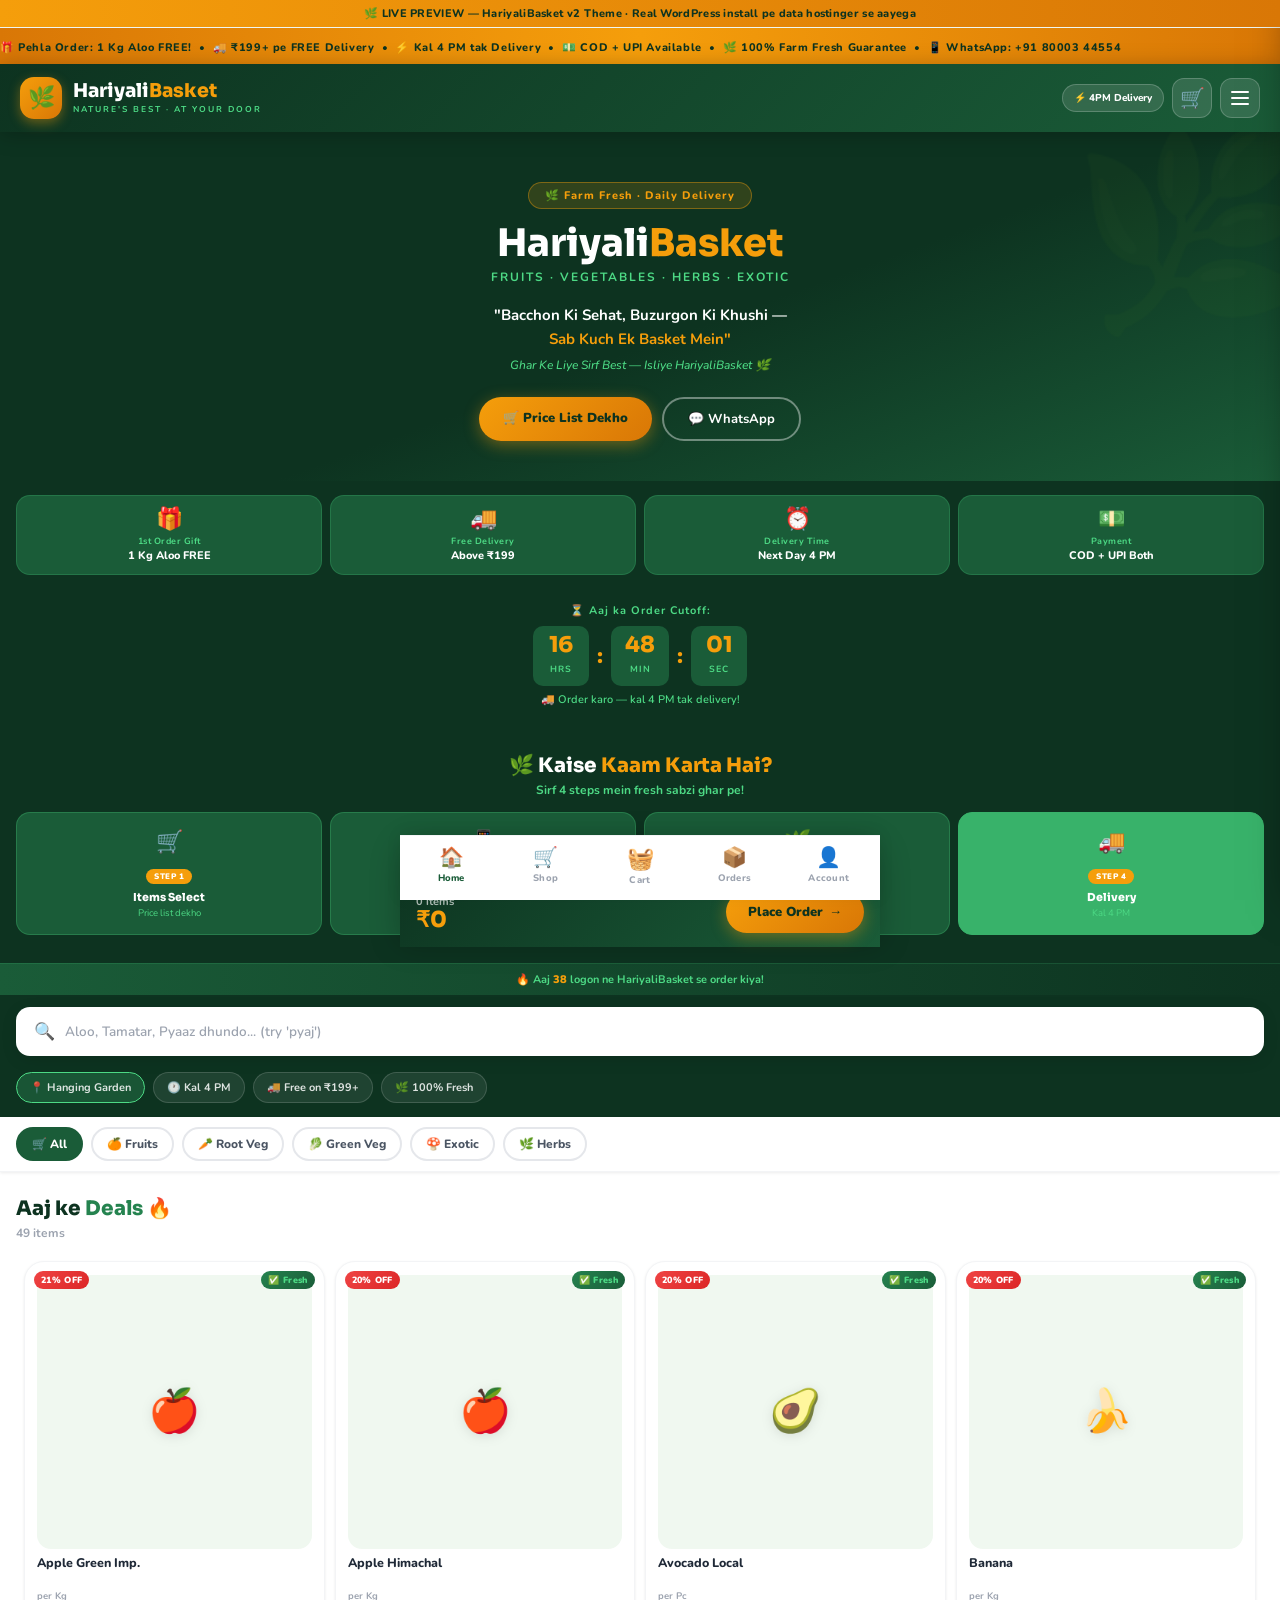
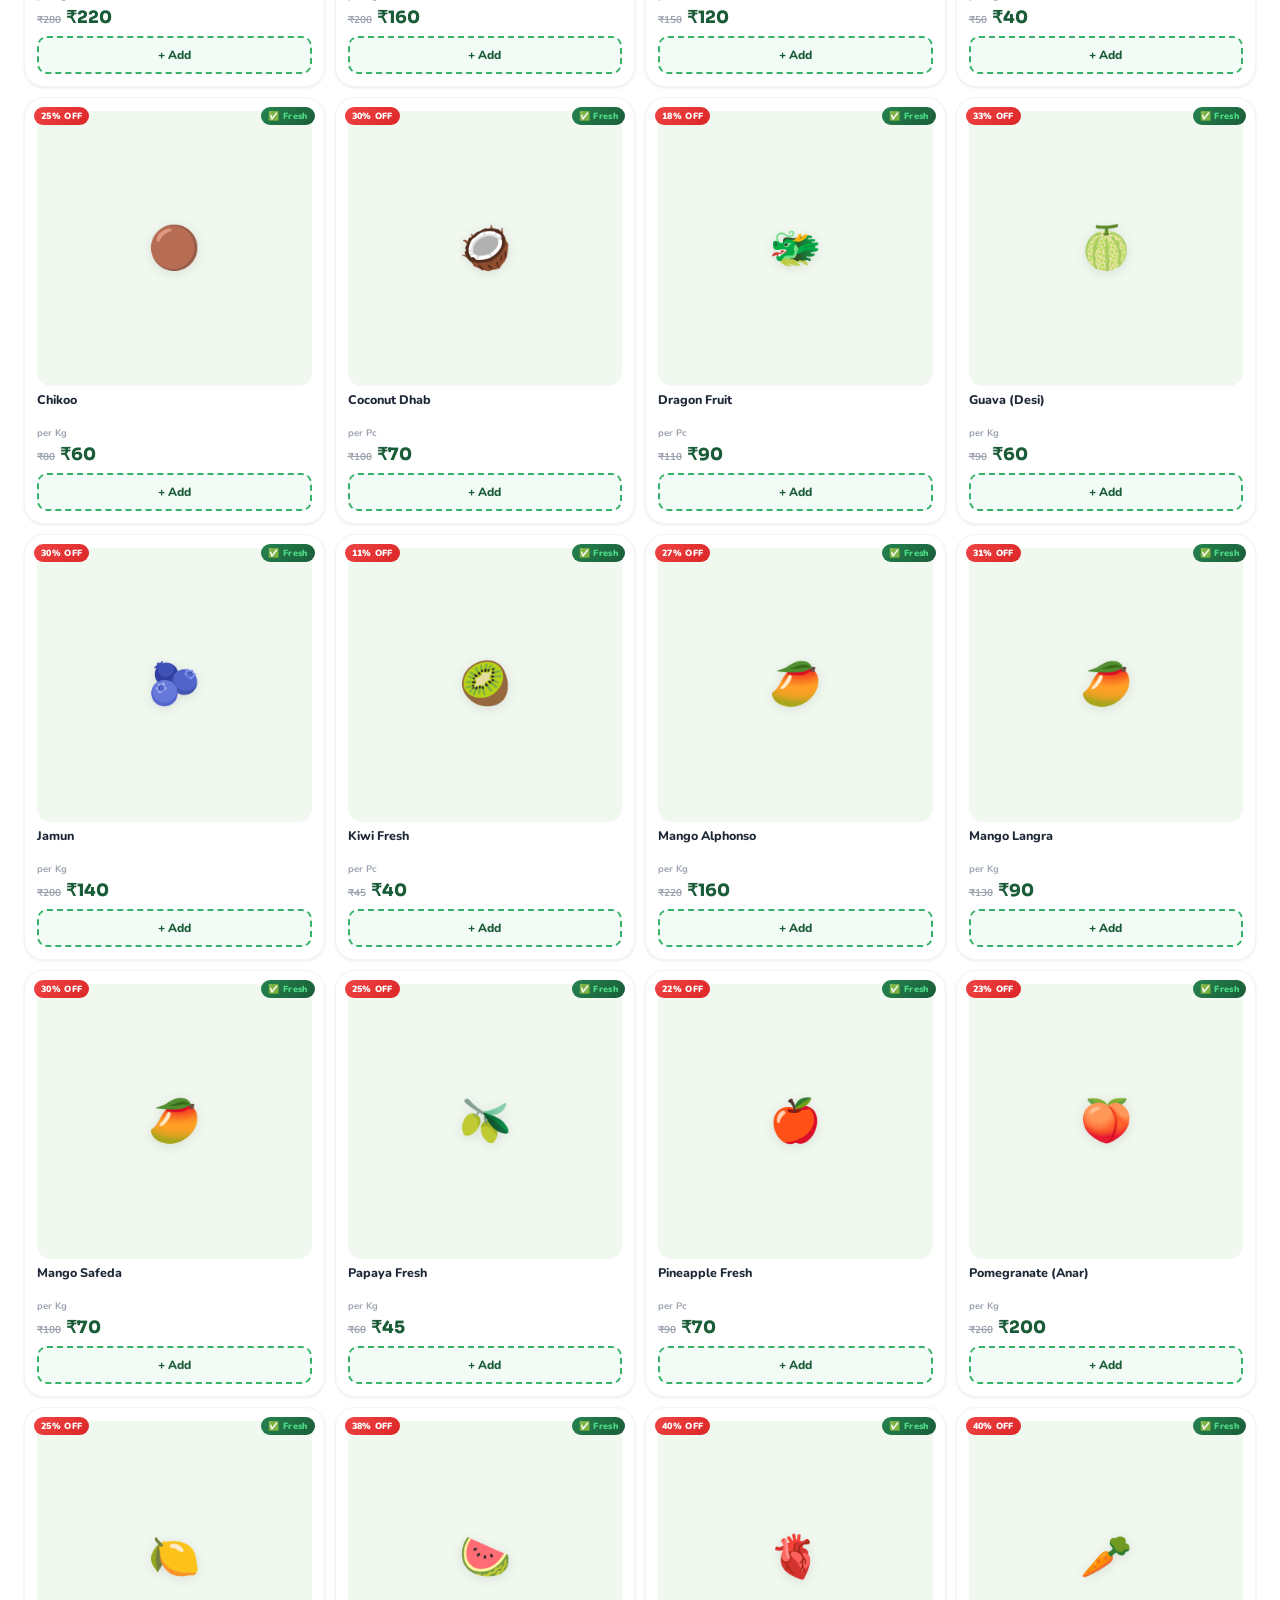
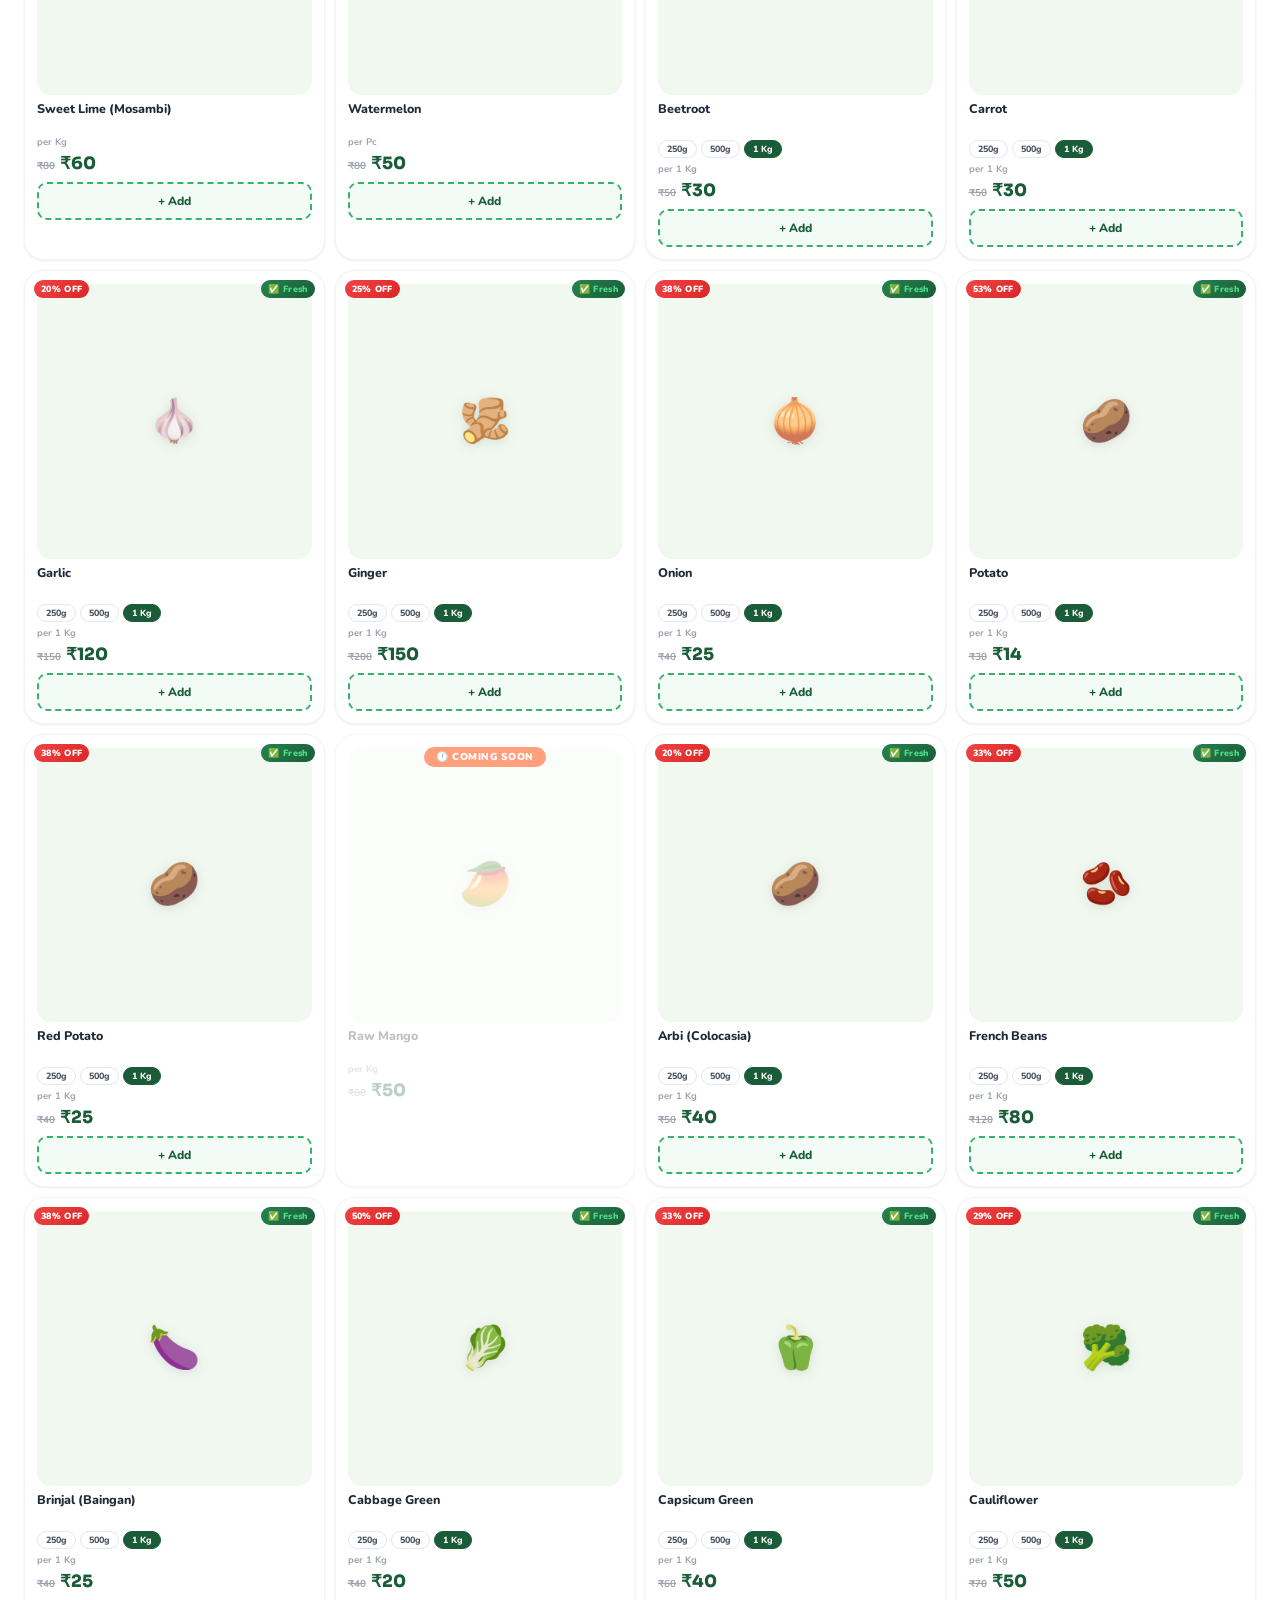
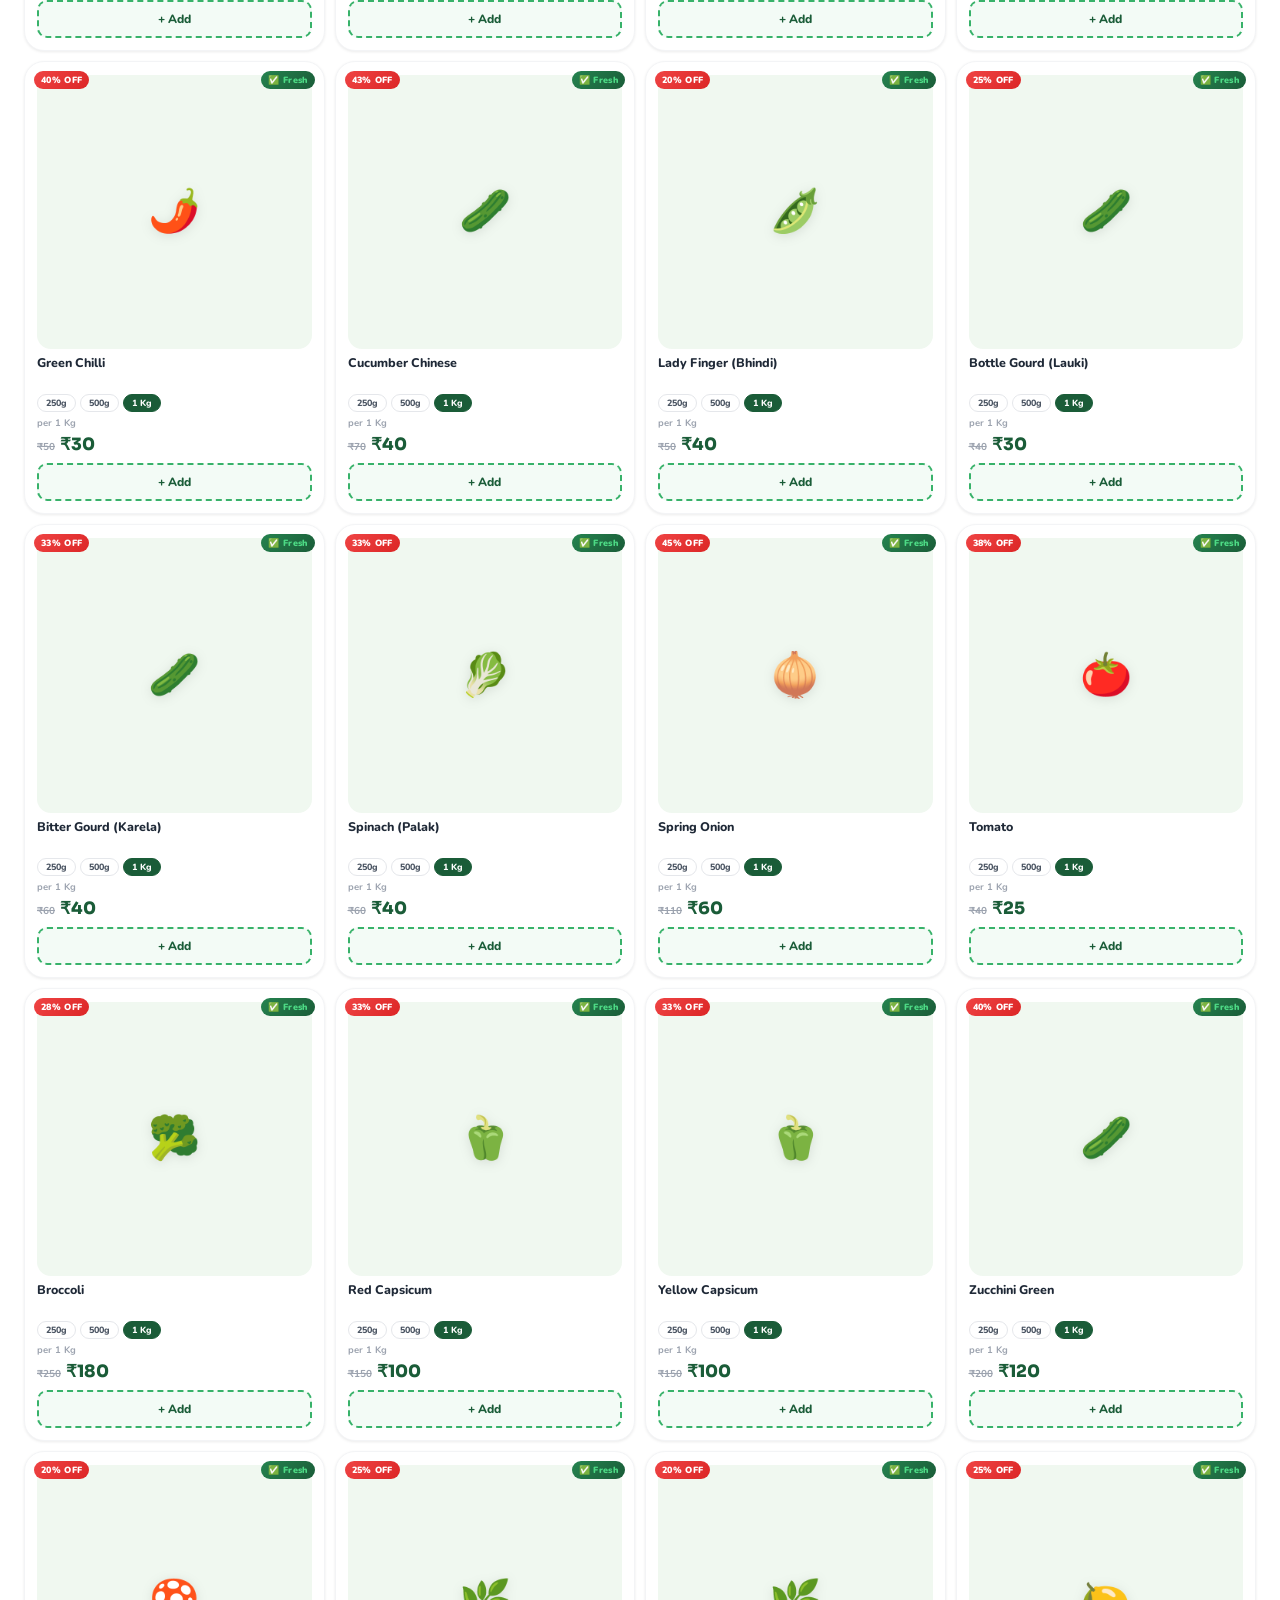
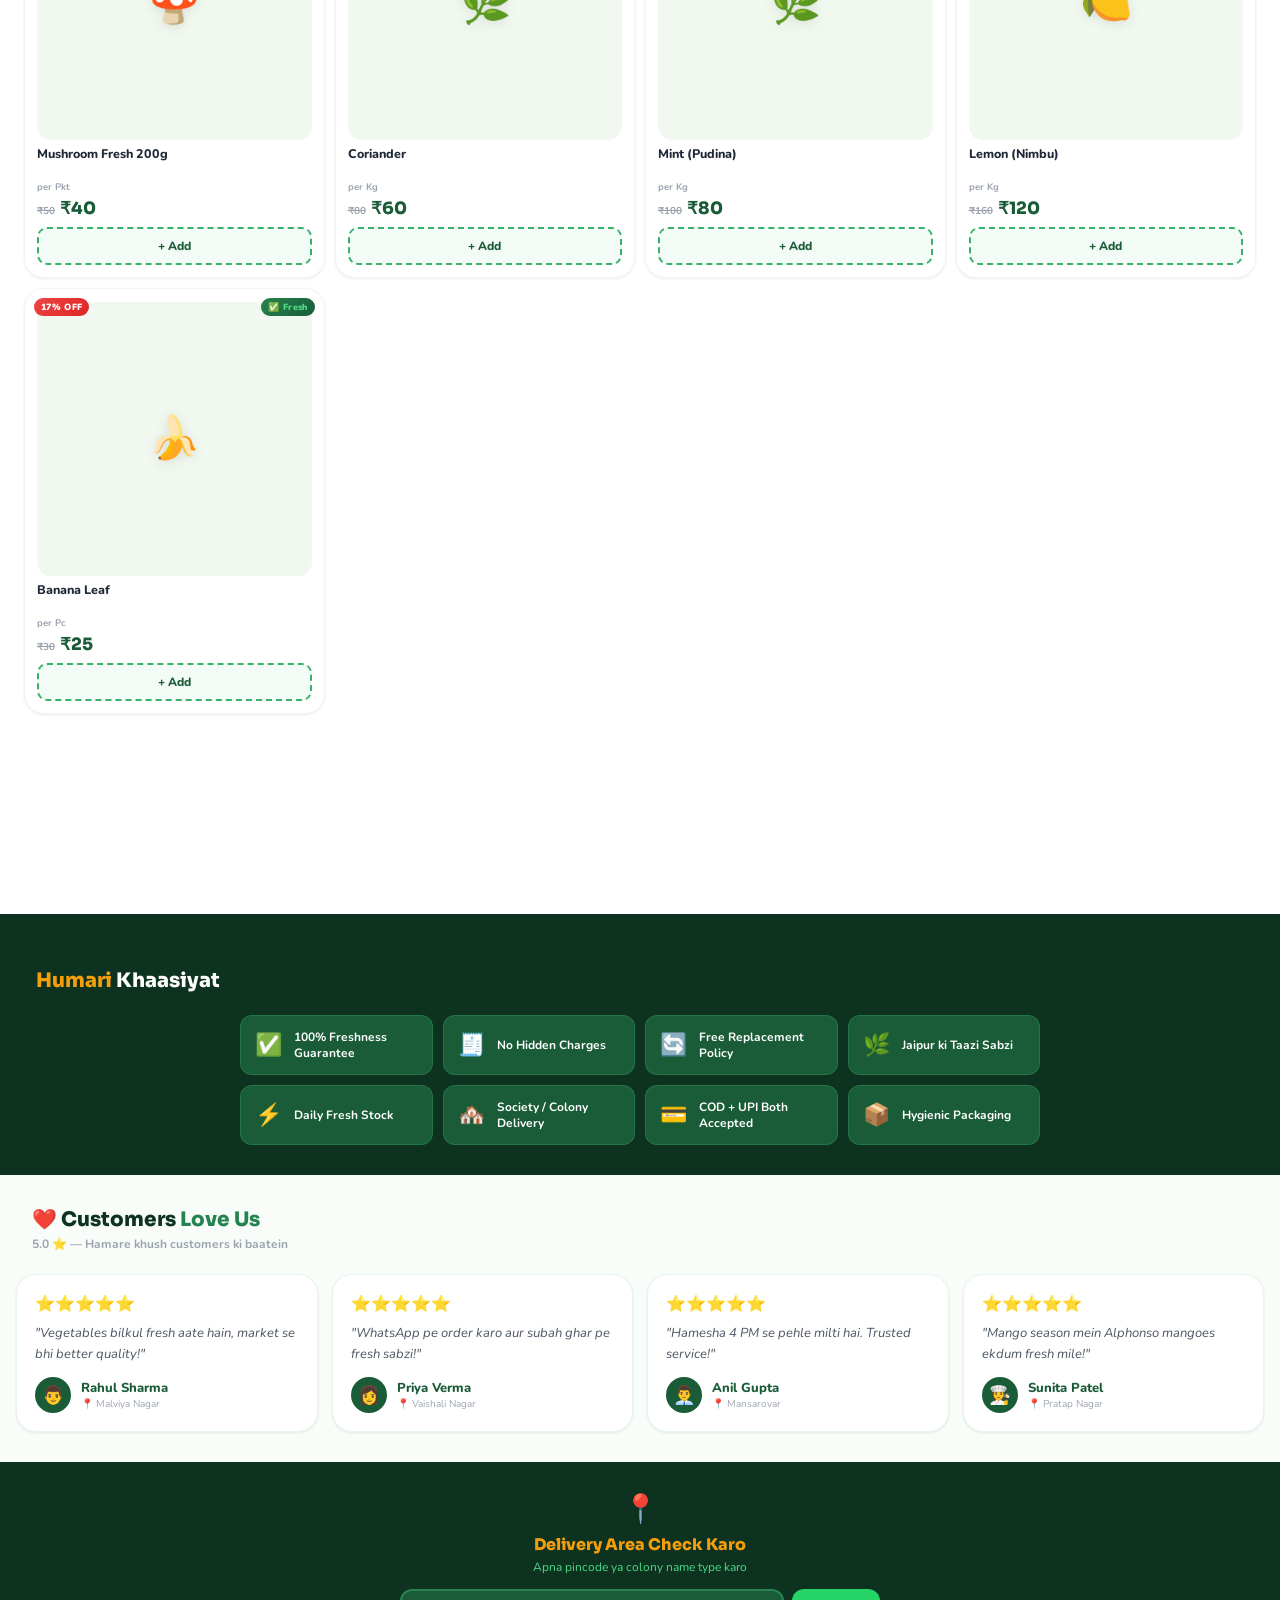
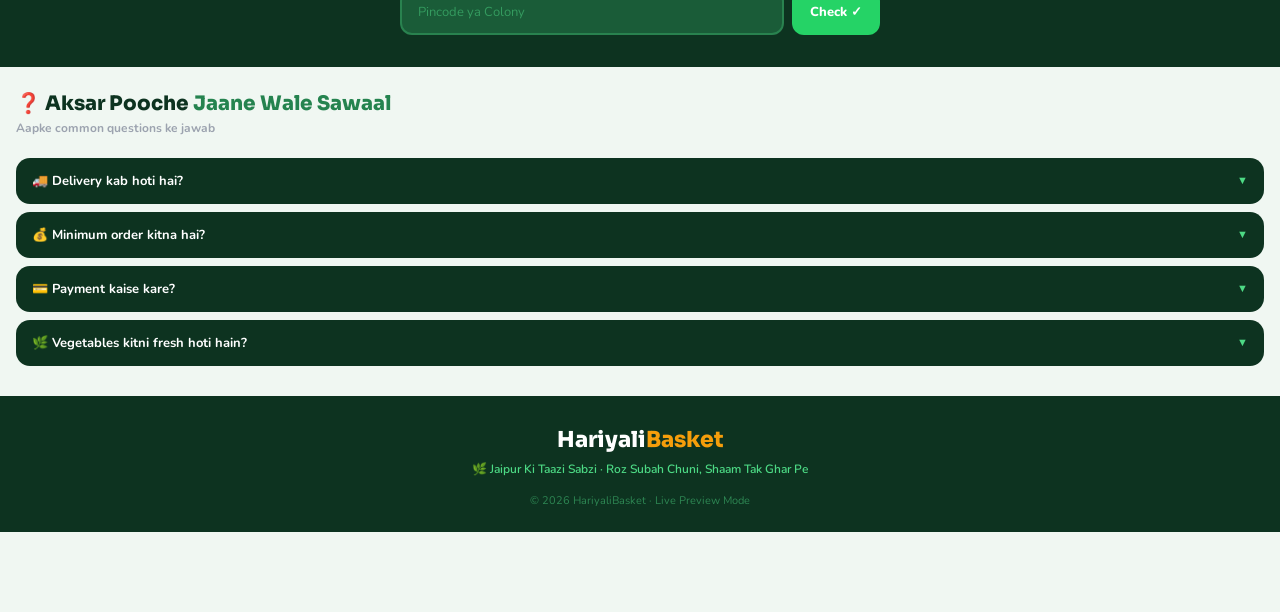
<file: preview/index.html>
<!DOCTYPE html>
<html lang="en">
<head>
<meta charset="UTF-8">
<meta name="viewport" content="width=device-width, initial-scale=1, maximum-scale=1">
<title>HariyaliBasket v2 — Live Preview</title>
<meta name="theme-color" content="#0d3320">
<link href="https://fonts.googleapis.com/css2?family=Nunito:wght@400;600;700;800;900&family=Sora:wght@400;600;700;800&display=swap" rel="stylesheet">

<!-- Theme CSS — loaded from same branch (?v= for cache-bust) -->
<link rel="stylesheet" href="../hariyalibasket-v2/assets/css/base.css?v=5">
<link rel="stylesheet" href="../hariyalibasket-v2/assets/css/layout.css?v=5">
<link rel="stylesheet" href="../hariyalibasket-v2/assets/css/products.css?v=5">
<link rel="stylesheet" href="../hariyalibasket-v2/assets/css/cart.css?v=5">
<link rel="stylesheet" href="../hariyalibasket-v2/assets/css/sections.css?v=5">
<link rel="stylesheet" href="../hariyalibasket-v2/assets/css/modals.css?v=5">
<link rel="stylesheet" href="../hariyalibasket-v2/assets/css/animations.css?v=5">
<link rel="stylesheet" href="../hariyalibasket-v2/assets/css/responsive.css?v=5">

<style>
/* Preview banner */
#hb-preview-banner {
  position: fixed; top: 0; left: 0; right: 0;
  background: linear-gradient(90deg,#f59e0b,#d97706);
  color: #0d3320; font-size: 11px; font-weight: 800;
  text-align: center; padding: 6px 14px;
  z-index: 999999; letter-spacing: 0.3px;
}
body { padding-top: 28px; }
.hb-marquee { margin-top: 0; }
</style>
</head>
<body>

<div id="hb-preview-banner">
  🌿 LIVE PREVIEW — HariyaliBasket v2 Theme · Real WordPress install pe data hostinger se aayega
</div>

<!-- ── MARQUEE ── -->
<div class="hb-marquee">
  <span class="hb-marquee-inner">
    🎁 Pehla Order: 1 Kg Aloo FREE! &nbsp;•&nbsp;
    🚚 ₹199+ pe FREE Delivery &nbsp;•&nbsp;
    ⚡ Kal 4 PM tak Delivery &nbsp;•&nbsp;
    💵 COD + UPI Available &nbsp;•&nbsp;
    🌿 100% Farm Fresh Guarantee &nbsp;•&nbsp;
    📱 WhatsApp: +91 80003 44554 &nbsp;&nbsp;
  </span>
</div>

<!-- ── HEADER ── -->
<header class="hb-header">
  <a class="hb-logo" href="#">
    <div class="hb-logo-icon">🌿</div>
    <div class="hb-logo-text">
      <div class="hb-brand">Hariyali<em>Basket</em></div>
      <div class="hb-tagline">NATURE'S BEST · AT YOUR DOOR</div>
    </div>
  </a>
  <div class="hb-header-right">
    <div class="hb-header-badge">⚡ 4PM Delivery</div>
    <button class="hb-cart-btn" onclick="HBCheckout.open()" aria-label="Cart">
      🛒
      <span class="hb-cart-badge" id="hb-hdr-badge">0</span>
    </button>
    <button class="hb-menu-btn" onclick="HBNav.open()" aria-label="Menu">
      <span></span><span></span><span></span>
    </button>
  </div>
</header>

<!-- ── HERO ── -->
<section class="hb-hero">
  <div class="hb-hero-badge">🌿 Farm Fresh · Daily Delivery</div>
  <h1 class="hb-hero-title">Hariyali<span>Basket</span></h1>
  <p class="hb-hero-sub">FRUITS · VEGETABLES · HERBS · EXOTIC</p>
  <p class="hb-hero-tag">"Bacchon Ki Sehat, Buzurgon Ki Khushi —<br><em>Sab Kuch Ek Basket Mein"</em></p>
  <p class="hb-hero-tag2">Ghar Ke Liye Sirf Best — Isliye HariyaliBasket 🌿</p>
  <div class="hb-hero-btns">
    <a href="#hb-products" class="hb-btn-primary">🛒 Price List Dekho</a>
    <a href="https://wa.me/918000344554" target="_blank" class="hb-btn-secondary">💬 WhatsApp</a>
  </div>
</section>

<!-- ── INFO CARDS ── -->
<div class="hb-info-cards">
  <div class="hb-info-card"><div class="hb-ic-icon">🎁</div><div class="hb-ic-label">1st Order Gift</div><div class="hb-ic-val">1 Kg Aloo FREE</div></div>
  <div class="hb-info-card"><div class="hb-ic-icon">🚚</div><div class="hb-ic-label">Free Delivery</div><div class="hb-ic-val">Above ₹199</div></div>
  <div class="hb-info-card"><div class="hb-ic-icon">⏰</div><div class="hb-ic-label">Delivery Time</div><div class="hb-ic-val">Next Day 4 PM</div></div>
  <div class="hb-info-card"><div class="hb-ic-icon">💵</div><div class="hb-ic-label">Payment</div><div class="hb-ic-val">COD + UPI Both</div></div>
</div>

<!-- ── REPEAT ORDER ── -->
<div id="hb-repeat-bar" style="display:none">
  <div class="hb-rb-text">
    <div class="hb-rb-label">🔁 Pichla Order</div>
    <div class="hb-rb-items" id="hb-rb-items"></div>
  </div>
  <button class="hb-rb-btn" onclick="HBExtras.repeatOrder()">Repeat</button>
</div>

<!-- ── COUNTDOWN ── -->
<div class="hb-countdown">
  <div class="hb-cd-label">⏳ Aaj ka Order Cutoff:</div>
  <div class="hb-cd-timer">
    <div class="hb-cd-unit"><span id="hb-cd-h">--</span><small>HRS</small></div>
    <div class="hb-cd-sep">:</div>
    <div class="hb-cd-unit"><span id="hb-cd-m">--</span><small>MIN</small></div>
    <div class="hb-cd-sep">:</div>
    <div class="hb-cd-unit"><span id="hb-cd-s">--</span><small>SEC</small></div>
  </div>
  <div class="hb-cd-note" id="hb-cd-note">⚡ Abhi order karo — kal 4 PM tak delivery!</div>
</div>

<!-- ── HOW IT WORKS ── -->
<section class="hb-how-section">
  <div class="hb-section-hdr">
    <h2>🌿 Kaise <span>Kaam Karta Hai?</span></h2>
    <small>Sirf 4 steps mein fresh sabzi ghar pe!</small>
  </div>
  <div class="hb-how-steps">
    <div class="hb-step-card"><div class="hb-step-icon">🛒</div><div class="hb-step-num">STEP 1</div><h3>Items Select</h3><p>Price list dekho</p></div>
    <div class="hb-step-card"><div class="hb-step-icon">📱</div><div class="hb-step-num">STEP 2</div><h3>Order Place</h3><p>Address + Payment</p></div>
    <div class="hb-step-card"><div class="hb-step-icon">🌿</div><div class="hb-step-num">STEP 3</div><h3>Fresh Pack</h3><p>Farm se taaza</p></div>
    <div class="hb-step-card hb-step-card-active"><div class="hb-step-icon">🚚</div><div class="hb-step-num">STEP 4</div><h3>Delivery</h3><p>Kal 4 PM</p></div>
  </div>
</section>

<!-- ── TRUST BAR ── -->
<div id="hb-trust-bar">
  🔥 Aaj <span id="hb-trust-num">47</span> logon ne HariyaliBasket se order kiya!
</div>

<!-- ── PRODUCTS ── -->
<section id="hb-products" class="hb-products-section">
  <div class="hb-search-section">
    <div class="hb-search-box">
      <span class="hb-search-icon">🔍</span>
      <input id="hb-search-inp"
             type="search"
             name="hb-q-nosave-x9k2"
             placeholder="Aloo, Tamatar, Pyaaz dhundo... (try 'pyaj')"
             autocomplete="off"
             autocorrect="off"
             autocapitalize="off"
             spellcheck="false"
             inputmode="search"
             aria-autocomplete="list"
             role="combobox"
             aria-controls="hb-search-suggest"
             aria-expanded="false">
      <button class="hb-clear-btn" id="hb-clear-btn">✕</button>
    </div>
    <div id="hb-search-suggest" class="hb-search-suggest"></div>
  </div>
  <div class="hb-delivery-strip">
    <div class="hb-dstrip-pill active"><span>📍 Hanging Garden</span></div>
    <div class="hb-dstrip-pill"><span>🕐 Kal 4 PM</span></div>
    <div class="hb-dstrip-pill"><span>🚚 Free on ₹199+</span></div>
    <div class="hb-dstrip-pill"><span>🌿 100% Fresh</span></div>
  </div>
  <div class="hb-filter-bar" id="hb-filter-bar"></div>
  <div class="hb-section-hdr">
    <h2>Aaj ke <span>Deals</span> 🔥</h2>
    <small id="hb-prod-count">0 items</small>
  </div>
  <div id="hb-product-grid"></div>
</section>

<!-- ── FEATURES ── -->
<section class="hb-features-section">
  <div class="hb-section-hdr"><h2 class="hb-h2-light">Humari <span>Khaasiyat</span></h2></div>
  <div class="hb-features-grid">
    <div class="hb-feat"><span>✅</span><span>100% Freshness Guarantee</span></div>
    <div class="hb-feat"><span>🧾</span><span>No Hidden Charges</span></div>
    <div class="hb-feat"><span>🔄</span><span>Free Replacement Policy</span></div>
    <div class="hb-feat"><span>🌿</span><span>Jaipur ki Taazi Sabzi</span></div>
    <div class="hb-feat"><span>⚡</span><span>Daily Fresh Stock</span></div>
    <div class="hb-feat"><span>🏘️</span><span>Society / Colony Delivery</span></div>
    <div class="hb-feat"><span>💳</span><span>COD + UPI Both Accepted</span></div>
    <div class="hb-feat"><span>📦</span><span>Hygienic Packaging</span></div>
  </div>
</section>

<!-- ── REVIEWS ── -->
<section class="hb-reviews-section">
  <div class="hb-section-hdr"><h2>❤️ Customers <span>Love Us</span></h2><small>5.0 ⭐ — Hamare khush customers ki baatein</small></div>
  <div class="hb-reviews-grid">
    <div class="hb-review-card"><div class="hb-rc-stars">⭐⭐⭐⭐⭐</div><p>"Vegetables bilkul fresh aate hain, market se bhi better quality!"</p><div class="hb-rc-author"><div class="hb-rc-avatar">👨</div><div><div class="hb-rc-name">Rahul Sharma</div><div class="hb-rc-loc">📍 Malviya Nagar</div></div></div></div>
    <div class="hb-review-card"><div class="hb-rc-stars">⭐⭐⭐⭐⭐</div><p>"WhatsApp pe order karo aur subah ghar pe fresh sabzi!"</p><div class="hb-rc-author"><div class="hb-rc-avatar">👩</div><div><div class="hb-rc-name">Priya Verma</div><div class="hb-rc-loc">📍 Vaishali Nagar</div></div></div></div>
    <div class="hb-review-card"><div class="hb-rc-stars">⭐⭐⭐⭐⭐</div><p>"Hamesha 4 PM se pehle milti hai. Trusted service!"</p><div class="hb-rc-author"><div class="hb-rc-avatar">👨‍💼</div><div><div class="hb-rc-name">Anil Gupta</div><div class="hb-rc-loc">📍 Mansarovar</div></div></div></div>
    <div class="hb-review-card"><div class="hb-rc-stars">⭐⭐⭐⭐⭐</div><p>"Mango season mein Alphonso mangoes ekdum fresh mile!"</p><div class="hb-rc-author"><div class="hb-rc-avatar">👩‍🍳</div><div><div class="hb-rc-name">Sunita Patel</div><div class="hb-rc-loc">📍 Pratap Nagar</div></div></div></div>
  </div>
</section>

<!-- ── PINCODE CHECK ── -->
<section class="hb-pincode-section">
  <div class="hb-pin-box">
    <div class="hb-pin-icon">📍</div>
    <h3>Delivery Area Check Karo</h3>
    <p>Apna pincode ya colony name type karo</p>
    <div class="hb-pin-row">
      <input id="hb-pin-input" type="text" placeholder="Pincode ya Colony" maxlength="80">
      <button onclick="HBExtras.checkPincode()">Check ✓</button>
    </div>
    <div id="hb-pin-result"></div>
  </div>
</section>

<!-- ── FAQ ── -->
<section id="hb-section-faq" class="hb-modal-source" style="display:block">
  <div class="hb-section-hdr"><h2>❓ Aksar Pooche <span>Jaane Wale Sawaal</span></h2><small>Aapke common questions ke jawab</small></div>
  <div class="hb-faq-list">
    <div class="hb-faq-item"><div class="hb-faq-q">🚚 Delivery kab hoti hai? <span class="hb-faq-arrow">▼</span></div><div class="hb-faq-a">Order karo aaj raat 10 PM tak — delivery hogi kal 4 PM se pehle.</div></div>
    <div class="hb-faq-item"><div class="hb-faq-q">💰 Minimum order kitna hai? <span class="hb-faq-arrow">▼</span></div><div class="hb-faq-a">Koi minimum order nahi! ₹199 se upar order par FREE delivery.</div></div>
    <div class="hb-faq-item"><div class="hb-faq-q">💳 Payment kaise kare? <span class="hb-faq-arrow">▼</span></div><div class="hb-faq-a">Cash on Delivery (COD) aur UPI dono accepted hain.</div></div>
    <div class="hb-faq-item"><div class="hb-faq-q">🌿 Vegetables kitni fresh hoti hain? <span class="hb-faq-arrow">▼</span></div><div class="hb-faq-a">📦 Har Roz Naya Stock — Packed With Care, Delivered Fresh.</div></div>
  </div>
</section>

<!-- ── FOOTER ── -->
<footer class="hb-footer">
  <div class="hb-footer-logo">Hariyali<span>Basket</span></div>
  <div class="hb-footer-tag">🌿 Jaipur Ki Taazi Sabzi · Roz Subah Chuni, Shaam Tak Ghar Pe</div>
  <div class="hb-footer-copy">© 2026 HariyaliBasket · Live Preview Mode</div>
</footer>

<!-- ── CART BAR + DRAWER + CHECKOUT + SUCCESS ── -->
<div id="hb-cart-bar">
  <div class="hb-meter-wrap">
    <div class="hb-meter-labels"><span id="hb-meter-txt">🚚 Free delivery ke liye add karo</span><span id="hb-meter-pct">0%</span></div>
    <div class="hb-meter-track"><div class="hb-meter-fill" id="hb-meter-fill"></div></div>
  </div>
  <div class="hb-cart-row">
    <div class="hb-cart-info" onclick="HBCart.toggleDrawer()">
      <div class="hb-cart-items-txt" id="hb-cart-items-txt">0 items</div>
      <div class="hb-cart-total-txt" id="hb-cart-total-txt">₹0</div>
    </div>
    <button class="hb-checkout-trigger" onclick="HBCheckout.open()">Place Order <span>→</span></button>
  </div>
</div>

<div id="hb-cart-drawer">
  <div class="hb-cd-handle"></div>
  <div class="hb-cd-head"><h3>🛒 Aapka Cart</h3><button class="hb-cd-clear" onclick="HBCart.clear()">🗑 Clear</button></div>
  <div id="hb-cart-items"></div>
</div>

<div id="hb-overlay" onclick="HBCheckout.close()"></div>
<div id="hb-checkout-sheet">
  <div class="hb-sheet-top">
    <div class="hb-drag-handle"></div>
    <div class="hb-step-bar">
      <div class="hb-step-node"><div class="hb-step-circle active" id="hb-sc1">1</div><div class="hb-step-label active" id="hb-sl1">CART</div></div>
      <div class="hb-step-line" id="hb-sline1"></div>
      <div class="hb-step-node"><div class="hb-step-circle" id="hb-sc2">2</div><div class="hb-step-label" id="hb-sl2">ADDRESS</div></div>
      <div class="hb-step-line" id="hb-sline2"></div>
      <div class="hb-step-node"><div class="hb-step-circle" id="hb-sc3">3</div><div class="hb-step-label" id="hb-sl3">PAYMENT</div></div>
    </div>
    <div class="hb-sheet-hdr"><h3 class="hb-sheet-title" id="hb-sheet-title">🛒 Your Cart</h3><button class="hb-sheet-close" onclick="HBCheckout.close()">✕</button></div>
  </div>
  <div class="hb-step-panel active" id="hb-panel1">
    <div id="hb-co-items"></div>
    <div class="hb-bill-card">
      <div class="hb-bill-title">📋 BILL SUMMARY</div>
      <div class="hb-bill-row"><span>Item Total (MRP)</span><span id="hb-b-mrp">₹0</span></div>
      <div class="hb-bill-row hb-saving"><span>🎉 You Save</span><span id="hb-b-save">−₹0</span></div>
      <div class="hb-bill-row"><span>Delivery Fee</span><span id="hb-b-del">₹69</span></div>
      <hr class="hb-bill-dash">
      <div class="hb-bill-row hb-grand"><span>Grand Total</span><span id="hb-b-grand">₹0</span></div>
    </div>
    <div class="hb-delivery-tag">
      <span class="hb-dt-icon">⏰</span>
      <div><div class="hb-dt-main">Expected Delivery</div><div class="hb-dt-sub">Tomorrow before 4:00 PM</div></div>
      <span class="hb-dt-fast">FAST</span>
    </div>
  </div>
  <div class="hb-sheet-footer show" id="hb-foot1">
    <button class="hb-primary-btn hb-btn-green" onclick="HBCheckout.go(2)">Proceed to Delivery →</button>
  </div>
  <div class="hb-step-panel" id="hb-panel2">
    <div class="hb-saved-addr" id="hb-saved-addr" onclick="HBAddress.edit()">
      <div class="hb-sa-row">
        <div><div class="hb-sa-label">📍 SAVED ADDRESS</div><div id="hb-saved-addr-text" class="hb-sa-text"></div></div>
        <span class="hb-sa-change">Change</span>
      </div>
    </div>
    <div id="hb-addr-form">
      <div class="hb-form-section-label">📍 DELIVERY ADDRESS</div>
      <div class="hb-form-group">
        <input id="hb-f-name" class="hb-field" type="text" placeholder="Full Name *">
        <div class="hb-soc-wrap">
          <input id="hb-f-soc" class="hb-field" type="text" placeholder="Society / Colony *" readonly onclick="HBAddress.toggleDD()">
          <span class="hb-soc-arrow">▼</span>
          <div class="hb-soc-dropdown" id="hb-soc-dd">
            <div class="hb-soc-search-wrap"><input class="hb-soc-search" id="hb-soc-q" type="text" placeholder="🔍 Search colony..."></div>
            <div class="hb-soc-list" id="hb-soc-list"></div>
            <div class="hb-soc-footer"><button class="hb-add-soc-btn" type="button" onclick="HBAddress.addCustom()">+ Add Your Colony</button></div>
          </div>
        </div>
        <div class="hb-field-grid">
          <input id="hb-f-block" class="hb-field" type="text" placeholder="Block / Tower">
          <input id="hb-f-flat" class="hb-field" type="text" placeholder="Flat / House No.">
        </div>
        <input id="hb-f-phone" class="hb-field" type="tel" placeholder="Mobile Number *" maxlength="10">
      </div>
      <label class="hb-save-row"><input type="checkbox" id="hb-save-chk" checked><span>Save this address for next time</span></label>
    </div>
  </div>
  <div class="hb-sheet-footer" id="hb-foot2">
    <button class="hb-primary-btn hb-btn-green" onclick="HBAddress.validate()">Choose Payment →</button>
  </div>
  <div class="hb-step-panel" id="hb-panel3">
    <div class="hb-form-section-label">💳 PAYMENT METHOD</div>
    <div class="hb-pay-card selected" id="hb-pay-cod" onclick="HBCheckout.pickPay('cod')">
      <div class="hb-pay-inner">
        <div class="hb-pay-icon" style="background:#dcfce7">💵</div>
        <div><div class="hb-pay-title">Cash on Delivery</div><div class="hb-pay-sub">Pay when your order arrives</div></div>
        <div class="hb-pay-radio on" id="hb-radio-cod"><div class="hb-pay-dot"></div></div>
      </div>
    </div>
    <div class="hb-pay-card" id="hb-pay-upi" onclick="HBCheckout.pickPay('upi')">
      <div class="hb-pay-inner">
        <div class="hb-pay-icon" style="background:#ede9fe">📲</div>
        <div><div class="hb-pay-title">UPI / Online Payment</div><div class="hb-pay-sub">GPay · PhonePe · Paytm</div></div>
        <div class="hb-pay-radio" id="hb-radio-upi"></div>
      </div>
    </div>
    <div class="hb-upi-expand" id="hb-upi-expand">
      <div class="hb-upi-step">📲 STEP 1 — Pay to this UPI ID</div>
      <div class="hb-upi-card">
        <div class="hb-upi-hint">UPI ID</div>
        <div class="hb-upi-val">imanohar07773@ybl</div>
        <button class="hb-copy-btn" type="button" onclick="HBCheckout.copyUPI()">📋 Copy UPI ID</button>
      </div>
      <div class="hb-upi-step">✅ STEP 2 — Enter Transaction ID</div>
      <input id="hb-f-txn" class="hb-field" type="text" placeholder="Transaction ID">
      <div class="hb-upi-tip">💡 GPay / PhonePe app mein milti hai</div>
    </div>
    <div class="hb-captcha-wrap">
      <div class="hb-captcha-label">🔒 Bot Check (spam prevention)</div>
      <div class="hb-captcha-row">
        <span class="hb-captcha-q" id="hb-cap-q">5 + 3 = ?</span>
        <input id="hb-cap-v" class="hb-field hb-cap-input" type="number" placeholder="Answer" inputmode="numeric">
      </div>
    </div>
    <div class="hb-order-mini">
      <div class="hb-om-label">ORDER TOTAL</div>
      <div class="hb-om-row"><span class="hb-om-count" id="hb-mini-count"></span><span class="hb-om-total" id="hb-mini-total"></span></div>
    </div>
  </div>
  <div class="hb-sheet-footer" id="hb-foot3">
    <button class="hb-primary-btn hb-btn-amber" id="hb-place-btn" onclick="HBCheckout.place()">
      <span id="hb-place-btn-txt">🎉 Place Order</span>
    </button>
  </div>
</div>

<div id="hb-success-screen">
  <div class="hb-success-bg">
    <div class="hb-success-top">
      <div class="hb-success-ring"><span>✅</span></div>
      <div class="hb-success-title">Order Placed!</div>
      <div class="hb-success-sub">Delivery kal 4 PM se pehle 🚚</div>
    </div>
    <div class="hb-success-card">
      <div class="hb-oid-row">
        <div><div class="hb-oid-label">ORDER ID</div><div class="hb-oid-val" id="hb-s-orderid"></div></div>
        <button class="hb-oid-copy" onclick="HBCheckout.copyOrderId()">Copy</button>
      </div>
      <div id="hb-s-details"></div>
    </div>
    <div class="hb-success-actions">
      <button class="hb-wa-notify-btn" id="hb-wa-btn" onclick="HBCheckout.notifyWA()">💬 Also Notify on WhatsApp</button>
      <button class="hb-continue-btn" onclick="HBCheckout.closeSuccess()">🛒 Continue Shopping</button>
    </div>
  </div>
</div>

<!-- ── BOTTOM NAV ── -->
<nav class="hb-bottom-nav" id="hb-bottom-nav">
  <a class="hb-bn-item active" onclick="HBNav.scrollTo('home')"><div class="hb-bn-icon">🏠</div><div class="hb-bn-label">Home</div></a>
  <a class="hb-bn-item" onclick="HBNav.scrollTo('products')"><div class="hb-bn-icon">🛒</div><div class="hb-bn-label">Shop</div></a>
  <a class="hb-bn-item hb-bn-cart" onclick="HBCart.toggleDrawer()"><div class="hb-bn-icon">🧺<span class="hb-bn-badge" id="hb-bn-cart-badge">0</span></div><div class="hb-bn-label">Cart</div></a>
  <a class="hb-bn-item" onclick="alert('Real install pe — admin dashboard mein orders milenge')"><div class="hb-bn-icon">📦</div><div class="hb-bn-label">Orders</div></a>
  <a class="hb-bn-item" onclick="alert('Real install pe — login page')"><div class="hb-bn-icon">👤</div><div class="hb-bn-label">Account</div></a>
</nav>

<!-- ── NAV DRAWER ── -->
<div id="hb-nav-overlay" onclick="HBNav.close()"></div>
<aside id="hb-nav-drawer">
  <div class="hb-nd-head">
    <div class="hb-nd-brand">Hariyali<span>Basket</span></div>
    <button class="hb-nd-close" onclick="HBNav.close()">✕</button>
  </div>
  <nav class="hb-nd-links">
    <button class="hb-nd-link" onclick="HBNav.scrollTo('home')"><span>🏠</span> Home</button>
    <button class="hb-nd-link" onclick="HBNav.scrollTo('products')"><span>🛒</span> Products</button>
    <button class="hb-nd-link" onclick="alert('Section preview — full content real install pe')"><span>🌿</span> About Us</button>
    <button class="hb-nd-link" onclick="alert('Section preview — full content real install pe')"><span>📝</span> Blog &amp; Recipes</button>
    <button class="hb-nd-link" onclick="alert('Section preview — full content real install pe')"><span>❤️</span> Wishlist</button>
    <button class="hb-nd-link" onclick="document.getElementById('hb-section-faq').scrollIntoView({behavior:'smooth'});HBNav.close()"><span>❓</span> FAQ</button>
    <button class="hb-nd-link" onclick="alert('Real install pe contact details aayenge')"><span>📞</span> Contact</button>
    <a class="hb-nd-link hb-nd-wa" href="https://wa.me/918000344554" target="_blank"><span>💬</span> WhatsApp Order</a>
  </nav>
  <div class="hb-nd-foot">© 2026 HariyaliBasket 🌿</div>
</aside>

<div id="hb-section-modal"></div>

<!-- TOAST + MOUNTS -->
<div id="hb-toast"></div>
<div id="hb-fly-mount"></div>
<div id="hb-leaves-mount"></div>

<!-- ── DEMO DATA ── -->
<script>
window.HB = {
  ajaxUrl: '#preview-mode',
  nonce: 'preview',
  wa: '918000344554',
  upi: 'imanohar07773@ybl',
  minFree: 199,
  deliveryFee: 69,
  sheetUrl: '',
  homeUrl: '#'
};
window.HB_SOCIETIES = ['Hanging Garden','Vaishali Nagar','Malviya Nagar','Mansarovar','Pratap Nagar','Jagatpura','Sanganer','Civil Lines','Bani Park','Raja Park'];

window.HB_PRODUCTS = [
  {id:1,name:'Apple Green Imp.',cat:'Fruits',uom:'Kg',mrp:280,sp:220,img:'',stock:'in',variants:[]},
  {id:2,name:'Apple Himachal',cat:'Fruits',uom:'Kg',mrp:200,sp:160,img:'',stock:'in',variants:[]},
  {id:3,name:'Avocado Local',cat:'Fruits',uom:'Pc',mrp:150,sp:120,img:'',stock:'in',variants:[]},
  {id:4,name:'Banana',cat:'Fruits',uom:'Kg',mrp:50,sp:40,img:'',stock:'in',variants:[]},
  {id:5,name:'Chikoo',cat:'Fruits',uom:'Kg',mrp:80,sp:60,img:'',stock:'in',variants:[]},
  {id:6,name:'Coconut Dhab',cat:'Fruits',uom:'Pc',mrp:100,sp:70,img:'',stock:'in',variants:[]},
  {id:7,name:'Dragon Fruit',cat:'Fruits',uom:'Pc',mrp:110,sp:90,img:'',stock:'in',variants:[]},
  {id:8,name:'Guava (Desi)',cat:'Fruits',uom:'Kg',mrp:90,sp:60,img:'',stock:'in',variants:[]},
  {id:9,name:'Jamun',cat:'Fruits',uom:'Kg',mrp:200,sp:140,img:'',stock:'in',variants:[]},
  {id:10,name:'Kiwi Fresh',cat:'Fruits',uom:'Pc',mrp:45,sp:40,img:'',stock:'in',variants:[]},
  {id:11,name:'Mango Alphonso',cat:'Fruits',uom:'Kg',mrp:220,sp:160,img:'',stock:'in',variants:[]},
  {id:12,name:'Mango Langra',cat:'Fruits',uom:'Kg',mrp:130,sp:90,img:'',stock:'in',variants:[]},
  {id:13,name:'Mango Safeda',cat:'Fruits',uom:'Kg',mrp:100,sp:70,img:'',stock:'in',variants:[]},
  {id:14,name:'Papaya Fresh',cat:'Fruits',uom:'Kg',mrp:60,sp:45,img:'',stock:'in',variants:[]},
  {id:15,name:'Pineapple Fresh',cat:'Fruits',uom:'Pc',mrp:90,sp:70,img:'',stock:'in',variants:[]},
  {id:16,name:'Pomegranate (Anar)',cat:'Fruits',uom:'Kg',mrp:260,sp:200,img:'',stock:'in',variants:[]},
  {id:17,name:'Sweet Lime (Mosambi)',cat:'Fruits',uom:'Kg',mrp:80,sp:60,img:'',stock:'in',variants:[]},
  {id:18,name:'Watermelon',cat:'Fruits',uom:'Pc',mrp:80,sp:50,img:'',stock:'in',variants:[]},
  {id:19,name:'Beetroot',cat:'Root Vegetables',uom:'Kg',mrp:50,sp:30,img:'',stock:'in',variants:[{size:'250g',sp:8,mrp:13},{size:'500g',sp:15,mrp:25},{size:'1 Kg',sp:30,mrp:50}]},
  {id:20,name:'Carrot',cat:'Root Vegetables',uom:'Kg',mrp:50,sp:30,img:'',stock:'in',variants:[{size:'250g',sp:8,mrp:13},{size:'500g',sp:15,mrp:25},{size:'1 Kg',sp:30,mrp:50}]},
  {id:21,name:'Garlic',cat:'Root Vegetables',uom:'Kg',mrp:150,sp:120,img:'',stock:'in',variants:[{size:'250g',sp:30,mrp:38},{size:'500g',sp:60,mrp:75},{size:'1 Kg',sp:120,mrp:150}]},
  {id:22,name:'Ginger',cat:'Root Vegetables',uom:'Kg',mrp:200,sp:150,img:'',stock:'in',variants:[{size:'250g',sp:38,mrp:50},{size:'500g',sp:75,mrp:100},{size:'1 Kg',sp:150,mrp:200}]},
  {id:23,name:'Onion',cat:'Root Vegetables',uom:'Kg',mrp:40,sp:25,img:'',stock:'in',variants:[{size:'250g',sp:6,mrp:10},{size:'500g',sp:13,mrp:20},{size:'1 Kg',sp:25,mrp:40}]},
  {id:24,name:'Potato',cat:'Root Vegetables',uom:'Kg',mrp:30,sp:14,img:'',stock:'in',variants:[{size:'250g',sp:4,mrp:8},{size:'500g',sp:7,mrp:15},{size:'1 Kg',sp:14,mrp:30}]},
  {id:25,name:'Red Potato',cat:'Root Vegetables',uom:'Kg',mrp:40,sp:25,img:'',stock:'in',variants:[{size:'250g',sp:6,mrp:10},{size:'500g',sp:13,mrp:20},{size:'1 Kg',sp:25,mrp:40}]},
  {id:26,name:'Raw Mango',cat:'Root Vegetables',uom:'Kg',mrp:80,sp:50,img:'',stock:'out',variants:[]},
  {id:27,name:'Arbi (Colocasia)',cat:'Green Vegetables',uom:'Kg',mrp:50,sp:40,img:'',stock:'in',variants:[{size:'250g',sp:10,mrp:13},{size:'500g',sp:20,mrp:25},{size:'1 Kg',sp:40,mrp:50}]},
  {id:28,name:'French Beans',cat:'Green Vegetables',uom:'Kg',mrp:120,sp:80,img:'',stock:'in',variants:[{size:'250g',sp:20,mrp:30},{size:'500g',sp:40,mrp:60},{size:'1 Kg',sp:80,mrp:120}]},
  {id:29,name:'Brinjal (Baingan)',cat:'Green Vegetables',uom:'Kg',mrp:40,sp:25,img:'',stock:'in',variants:[{size:'250g',sp:6,mrp:10},{size:'500g',sp:13,mrp:20},{size:'1 Kg',sp:25,mrp:40}]},
  {id:30,name:'Cabbage Green',cat:'Green Vegetables',uom:'Kg',mrp:40,sp:20,img:'',stock:'in',variants:[{size:'250g',sp:5,mrp:10},{size:'500g',sp:10,mrp:20},{size:'1 Kg',sp:20,mrp:40}]},
  {id:31,name:'Capsicum Green',cat:'Green Vegetables',uom:'Kg',mrp:60,sp:40,img:'',stock:'in',variants:[{size:'250g',sp:10,mrp:15},{size:'500g',sp:20,mrp:30},{size:'1 Kg',sp:40,mrp:60}]},
  {id:32,name:'Cauliflower',cat:'Green Vegetables',uom:'Kg',mrp:70,sp:50,img:'',stock:'in',variants:[{size:'250g',sp:13,mrp:18},{size:'500g',sp:25,mrp:35},{size:'1 Kg',sp:50,mrp:70}]},
  {id:33,name:'Green Chilli',cat:'Green Vegetables',uom:'Kg',mrp:50,sp:30,img:'',stock:'in',variants:[{size:'250g',sp:8,mrp:13},{size:'500g',sp:15,mrp:25},{size:'1 Kg',sp:30,mrp:50}]},
  {id:34,name:'Cucumber Chinese',cat:'Green Vegetables',uom:'Kg',mrp:70,sp:40,img:'',stock:'in',variants:[{size:'250g',sp:10,mrp:18},{size:'500g',sp:20,mrp:35},{size:'1 Kg',sp:40,mrp:70}]},
  {id:35,name:'Lady Finger (Bhindi)',cat:'Green Vegetables',uom:'Kg',mrp:50,sp:40,img:'',stock:'in',variants:[{size:'250g',sp:10,mrp:13},{size:'500g',sp:20,mrp:25},{size:'1 Kg',sp:40,mrp:50}]},
  {id:36,name:'Bottle Gourd (Lauki)',cat:'Green Vegetables',uom:'Kg',mrp:40,sp:30,img:'',stock:'in',variants:[{size:'250g',sp:8,mrp:10},{size:'500g',sp:15,mrp:20},{size:'1 Kg',sp:30,mrp:40}]},
  {id:37,name:'Bitter Gourd (Karela)',cat:'Green Vegetables',uom:'Kg',mrp:60,sp:40,img:'',stock:'in',variants:[{size:'250g',sp:10,mrp:15},{size:'500g',sp:20,mrp:30},{size:'1 Kg',sp:40,mrp:60}]},
  {id:38,name:'Spinach (Palak)',cat:'Green Vegetables',uom:'Kg',mrp:60,sp:40,img:'',stock:'in',variants:[{size:'250g',sp:10,mrp:15},{size:'500g',sp:20,mrp:30},{size:'1 Kg',sp:40,mrp:60}]},
  {id:39,name:'Spring Onion',cat:'Green Vegetables',uom:'Kg',mrp:110,sp:60,img:'',stock:'in',variants:[{size:'250g',sp:15,mrp:28},{size:'500g',sp:30,mrp:55},{size:'1 Kg',sp:60,mrp:110}]},
  {id:40,name:'Tomato',cat:'Green Vegetables',uom:'Kg',mrp:40,sp:25,img:'',stock:'in',variants:[{size:'250g',sp:6,mrp:10},{size:'500g',sp:13,mrp:20},{size:'1 Kg',sp:25,mrp:40}]},
  {id:41,name:'Broccoli',cat:'Green Vegetables',uom:'Kg',mrp:250,sp:180,img:'',stock:'in',variants:[{size:'250g',sp:45,mrp:63},{size:'500g',sp:90,mrp:125},{size:'1 Kg',sp:180,mrp:250}]},
  {id:42,name:'Red Capsicum',cat:'Green Vegetables',uom:'Kg',mrp:150,sp:100,img:'',stock:'in',variants:[{size:'250g',sp:25,mrp:38},{size:'500g',sp:50,mrp:75},{size:'1 Kg',sp:100,mrp:150}]},
  {id:43,name:'Yellow Capsicum',cat:'Green Vegetables',uom:'Kg',mrp:150,sp:100,img:'',stock:'in',variants:[{size:'250g',sp:25,mrp:38},{size:'500g',sp:50,mrp:75},{size:'1 Kg',sp:100,mrp:150}]},
  {id:44,name:'Zucchini Green',cat:'Green Vegetables',uom:'Kg',mrp:200,sp:120,img:'',stock:'in',variants:[{size:'250g',sp:30,mrp:50},{size:'500g',sp:60,mrp:100},{size:'1 Kg',sp:120,mrp:200}]},
  {id:45,name:'Mushroom Fresh 200g',cat:'Exotic & Packed',uom:'Pkt',mrp:50,sp:40,img:'',stock:'in',variants:[]},
  {id:46,name:'Coriander',cat:'Herbs & Leafy',uom:'Kg',mrp:80,sp:60,img:'',stock:'in',variants:[]},
  {id:47,name:'Mint (Pudina)',cat:'Herbs & Leafy',uom:'Kg',mrp:100,sp:80,img:'',stock:'in',variants:[]},
  {id:48,name:'Lemon (Nimbu)',cat:'Herbs & Leafy',uom:'Kg',mrp:160,sp:120,img:'',stock:'in',variants:[]},
  {id:49,name:'Banana Leaf',cat:'Herbs & Leafy',uom:'Pc',mrp:30,sp:25,img:'',stock:'in',variants:[]}
];
</script>

<!-- Theme JS (?v= for cache-bust) -->
<script src="../hariyalibasket-v2/assets/js/main.js?v=5"></script>
<script src="../hariyalibasket-v2/assets/js/products.js?v=5"></script>
<script src="../hariyalibasket-v2/assets/js/search.js?v=5"></script>
<script src="../hariyalibasket-v2/assets/js/cart.js?v=5"></script>
<script src="../hariyalibasket-v2/assets/js/checkout.js?v=5"></script>
<script src="../hariyalibasket-v2/assets/js/extras.js?v=5"></script>

<!-- Preview-mode override: don't actually fetch AJAX; just show success -->
<script>
(function(){
  // Override place() AJAX call for preview
  var origPlace = HBCheckout.place;
  HBCheckout.place = function() {
    if (App.payMethod === 'upi' && !document.getElementById('hb-f-txn').value.trim()) {
      HBUtils.toast('UPI Transaction ID enter karo ⚠️'); return;
    }
    var capV = parseInt(document.getElementById('hb-cap-v').value);
    if (!App.captcha || isNaN(capV) || capV !== App.captcha.a + App.captcha.b) {
      HBUtils.toast('CAPTCHA galat hai. Math check karo ⚠️');
      HBCheckout.refreshCaptcha();
      return;
    }
    // Build mock success
    var afShow = document.getElementById('hb-addr-form').style.display !== 'none';
    var name, phone, soc, block, flat;
    if (!afShow && App.savedAddr && App.savedAddr.name) {
      name = App.savedAddr.name; phone = App.savedAddr.phone; soc = App.savedAddr.soc;
      block = App.savedAddr.block || ''; flat = App.savedAddr.flat || '';
    } else {
      name = document.getElementById('hb-f-name').value.trim();
      phone = document.getElementById('hb-f-phone').value.trim();
      soc = document.getElementById('hb-f-soc').value.trim();
      block = document.getElementById('hb-f-block').value.trim();
      flat = document.getElementById('hb-f-flat').value.trim();
    }
    var t = HBCart.totals();
    App.orderId = 'HB' + Math.random().toString(36).substr(2, 6).toUpperCase();
    var items = Object.keys(App.cart).map(function(k){
      var info = HBProducts.getInfo(k);
      if (!info) return null;
      return { name: info.label, qty: App.cart[k], sp: info.sp, amount: App.cart[k]*info.sp };
    }).filter(Boolean);
    HBUtils.storage.set(App.LASTORDER_KEY, items.map(function(i,idx){ return {key: Object.keys(App.cart)[idx], qty: i.qty, name: i.name }; }));
    HBCheckout.close();
    HBCheckout.showSuccess(name, phone, soc, block, flat, t);
    var wa = HB.wa;
    var msg = '🌿 *Naya Order — HariyaliBasket* (PREVIEW)\n📋 *' + App.orderId + '*\n👤 ' + name + '\n📞 ' + phone +
              '\n💰 ₹' + t.grand;
    App.waUrl = 'https://wa.me/' + wa + '?text=' + encodeURIComponent(msg);
    App.cart = {};
    HBUtils.storage.remove(App.CART_KEY);
    HBProducts.render();
    HBCart.updateBar();
    HBExtras.confetti();
    HBUtils.toast('🎉 Preview mode — order saved locally only', 4000);
  };
  // Add some demo items by default for instant feel (optional)
  // setTimeout(function(){ HBCart.chg('1', 1); HBCart.chg('19_2', 1); HBCart.chg('40_2', 2); }, 800);
})();
</script>

</body>
</html>
</file>
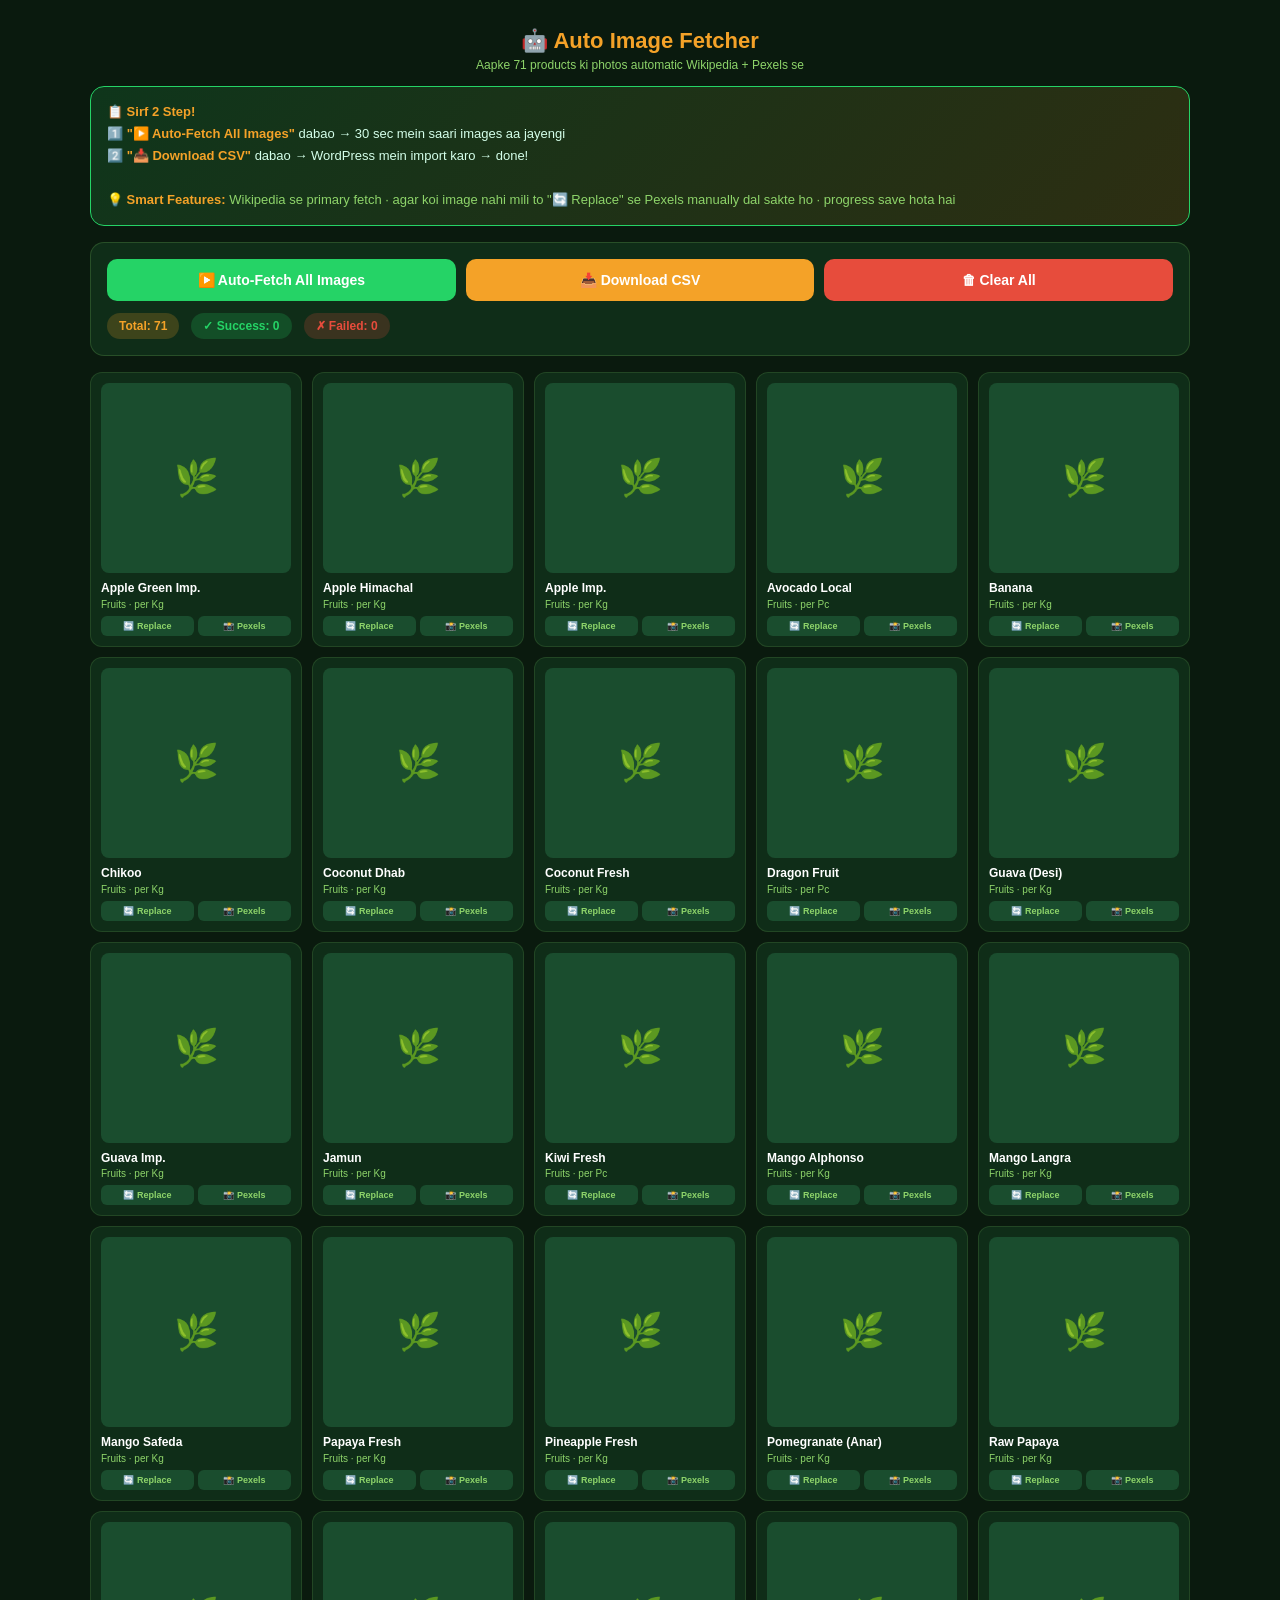
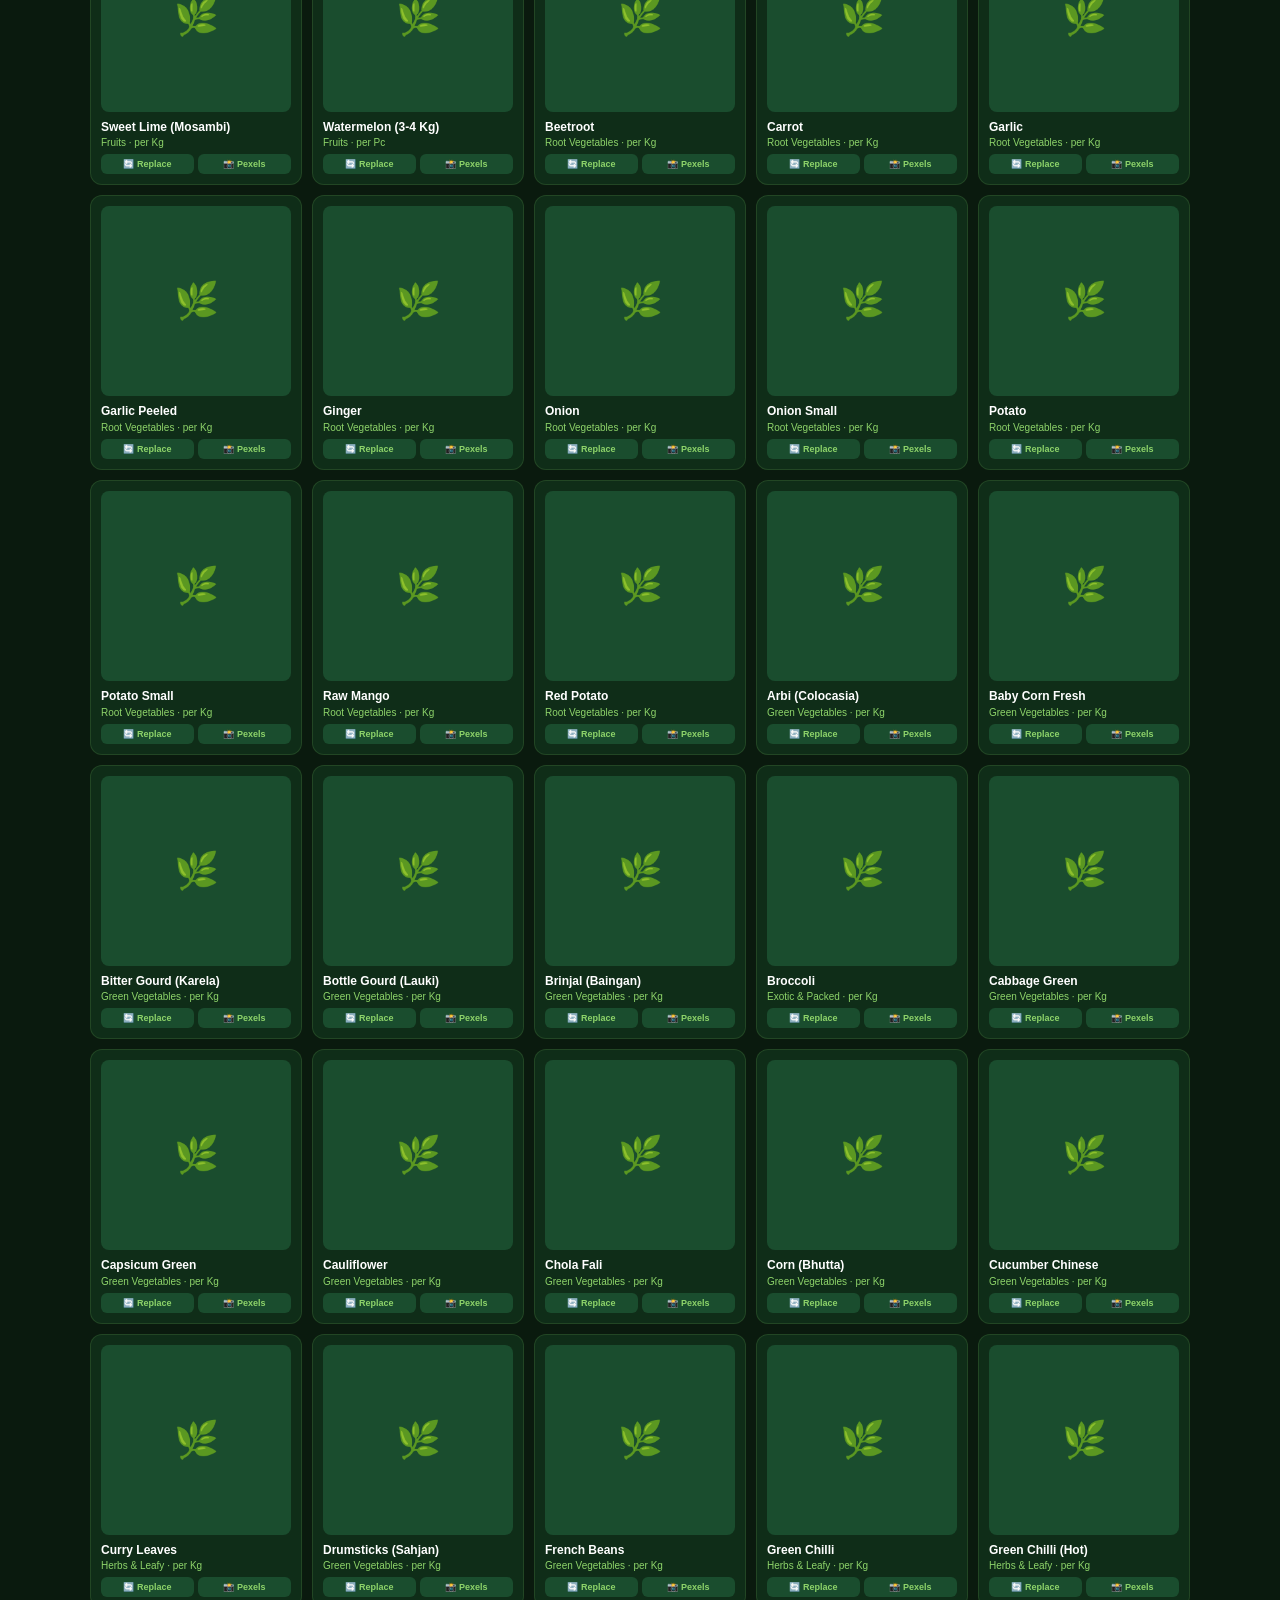
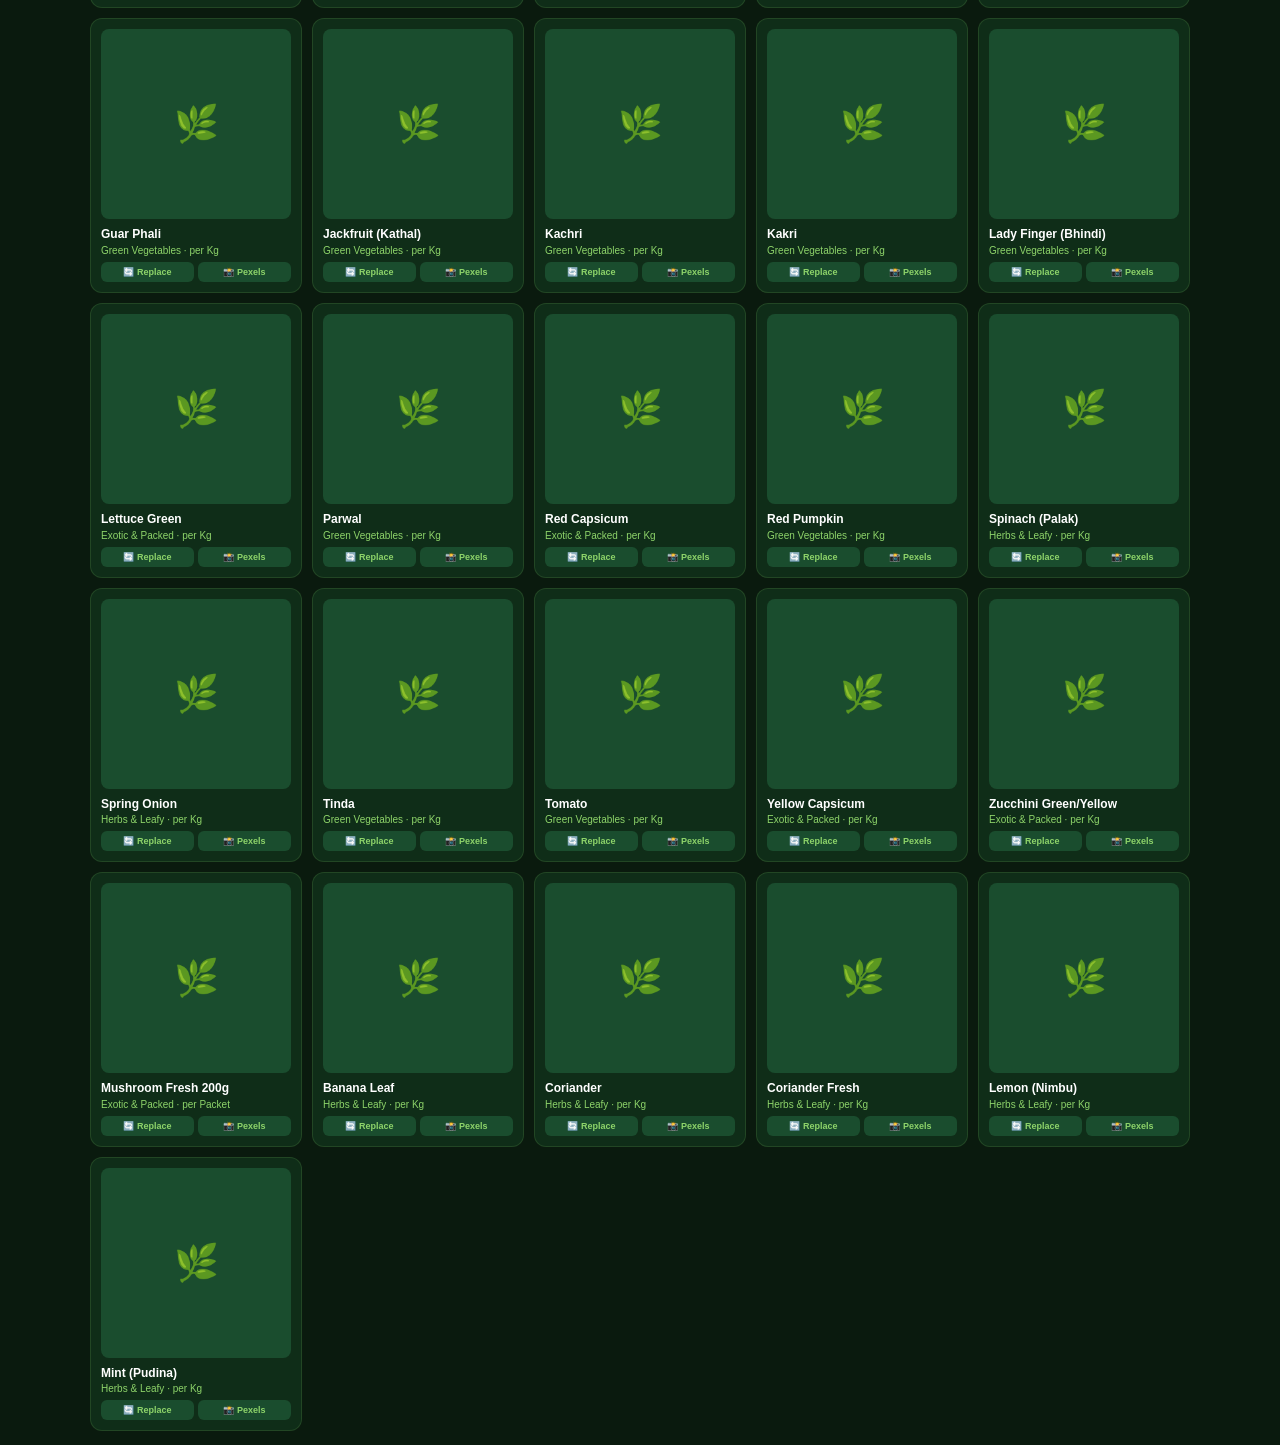
<file: auto-image-fetcher.html>
<!DOCTYPE html>
<html lang="en">
<head>
<meta charset="UTF-8">
<meta name="viewport" content="width=device-width, initial-scale=1">
<title>HariyaliBasket — Auto Image Fetcher</title>
<style>
  * { box-sizing: border-box; margin: 0; padding: 0; }
  body {
    font-family: 'Segoe UI', 'Poppins', Arial, sans-serif;
    background: #0a1a0e;
    color: #fff;
    padding: 14px;
    min-height: 100vh;
  }
  .header { text-align: center; padding: 14px 0; }
  .header h1 { color: #f4a228; font-size: 22px; margin-bottom: 4px; }
  .header p { color: #8ed46a; font-size: 12px; }
  .container { max-width: 1100px; margin: 0 auto; }

  .info {
    background: linear-gradient(135deg, rgba(37,211,102,0.15), rgba(244,162,40,0.15));
    border: 1px solid #25d366;
    border-radius: 14px;
    padding: 14px 16px;
    color: #d4ffea;
    font-size: 13px;
    line-height: 1.7;
    margin-bottom: 16px;
  }
  .info b { color: #f4a228; }
  .info .step { color: #fff; font-weight: 700; }

  .control-bar {
    background: #0f2d18;
    border-radius: 14px;
    padding: 16px;
    margin-bottom: 16px;
    border: 1px solid rgba(142,212,106,0.2);
  }

  .control-row {
    display: flex; gap: 10px; flex-wrap: wrap;
    align-items: center;
  }

  .btn {
    padding: 13px 18px;
    border: none;
    border-radius: 10px;
    font-size: 14px;
    font-weight: 800;
    cursor: pointer;
    font-family: inherit;
    flex: 1;
    min-width: 160px;
  }
  .btn-fetch { background: #25d366; color: #fff; }
  .btn-fetch:hover { background: #1eb958; }
  .btn-fetch:disabled { background: #555; cursor: not-allowed; }
  .btn-csv { background: #f4a228; color: #fff; }
  .btn-clear { background: #e74c3c; color: #fff; }

  .progress-row {
    margin-top: 14px;
    display: none;
  }
  .progress-row.shown { display: block; }
  .progress-text {
    font-size: 12px; color: #8ed46a;
    margin-bottom: 6px; font-weight: 700;
  }
  .progress {
    height: 8px;
    background: rgba(255,255,255,0.1);
    border-radius: 6px;
    overflow: hidden;
  }
  .progress-fill {
    height: 100%;
    background: linear-gradient(90deg, #25d366, #8ed46a, #f4a228);
    border-radius: 6px;
    transition: width 0.3s ease;
    width: 0%;
  }

  .grid {
    display: grid;
    grid-template-columns: repeat(auto-fill, minmax(200px, 1fr));
    gap: 10px;
  }
  .card {
    background: #0f2d18;
    border-radius: 12px;
    padding: 10px;
    border: 1px solid rgba(142,212,106,0.15);
    transition: all 0.3s;
  }
  .card.loading { border-color: #f4a228; }
  .card.success { border-color: #25d366; }
  .card.failed  { border-color: #e74c3c; }

  .card-img-wrap {
    width: 100%;
    aspect-ratio: 1;
    background: #1a4d2e;
    border-radius: 8px;
    display: flex;
    align-items: center;
    justify-content: center;
    font-size: 36px;
    overflow: hidden;
    margin-bottom: 8px;
    position: relative;
  }
  .card-img-wrap img {
    width: 100%;
    height: 100%;
    object-fit: cover;
  }
  .card-status {
    position: absolute;
    top: 6px; right: 6px;
    background: rgba(0,0,0,0.7);
    color: #fff;
    padding: 2px 7px;
    border-radius: 8px;
    font-size: 9px;
    font-weight: 800;
  }
  .card-status.ok { background: #25d366; }
  .card-status.fail { background: #e74c3c; }
  .card-status.loading { background: #f4a228; }

  .card-name {
    font-size: 12px;
    font-weight: 800;
    color: #fff;
    margin-bottom: 2px;
    line-height: 1.3;
    overflow: hidden;
    text-overflow: ellipsis;
    white-space: nowrap;
  }
  .card-cat {
    font-size: 10px;
    color: #8ed46a;
    margin-bottom: 6px;
  }
  .card-actions {
    display: flex;
    gap: 4px;
  }
  .card-actions button,
  .card-actions a {
    flex: 1;
    background: #1a4d2e;
    color: #8ed46a;
    border: none;
    padding: 5px 6px;
    border-radius: 6px;
    font-size: 9px;
    font-weight: 700;
    cursor: pointer;
    text-decoration: none;
    text-align: center;
    font-family: inherit;
  }
  .card-actions button:hover,
  .card-actions a:hover {
    background: #2d6b42;
    color: #fff;
  }

  .stats {
    display: flex;
    gap: 12px;
    flex-wrap: wrap;
    margin-top: 12px;
    font-size: 12px;
    font-weight: 700;
  }
  .stat-item {
    background: #1a4d2e;
    padding: 6px 12px;
    border-radius: 16px;
    color: #8ed46a;
  }
  .stat-item.success { background: rgba(37,211,102,0.2); color: #25d366; }
  .stat-item.failed  { background: rgba(231,76,60,0.2);  color: #e74c3c; }
  .stat-item.total   { background: rgba(244,162,40,0.2); color: #f4a228; }

  .modal {
    display: none;
    position: fixed;
    inset: 0;
    background: rgba(0,0,0,0.85);
    z-index: 1000;
    padding: 20px;
    align-items: center;
    justify-content: center;
  }
  .modal.shown { display: flex; }
  .modal-box {
    background: #0f2d18;
    border-radius: 14px;
    padding: 20px;
    max-width: 480px;
    width: 100%;
    border: 1px solid #2d6b42;
  }
  .modal-box h3 {
    color: #f4a228;
    font-size: 15px;
    margin-bottom: 10px;
  }
  .modal-box .links {
    display: flex; gap: 8px; flex-wrap: wrap;
    margin-bottom: 10px;
  }
  .modal-box .links a {
    background: #1a4d2e;
    color: #8ed46a;
    padding: 7px 12px;
    border-radius: 16px;
    font-size: 11px;
    text-decoration: none;
    font-weight: 700;
  }
  .modal-box input {
    width: 100%;
    padding: 10px 12px;
    background: #1a4d2e;
    border: 1px solid #2d6b42;
    border-radius: 8px;
    color: #fff;
    font-size: 12px;
    font-family: inherit;
    outline: none;
    margin-bottom: 10px;
  }
  .modal-box .modal-actions {
    display: flex; gap: 8px;
  }
  .modal-box .modal-actions button {
    flex: 1;
    padding: 10px;
    border: none;
    border-radius: 8px;
    font-size: 12px;
    font-weight: 800;
    cursor: pointer;
    font-family: inherit;
  }
  .modal-box .btn-save { background: #25d366; color: #fff; }
  .modal-box .btn-cancel { background: #e74c3c; color: #fff; }
</style>
</head>
<body>

<div class="container">

  <div class="header">
    <h1>🤖 Auto Image Fetcher</h1>
    <p>Aapke 71 products ki photos automatic Wikipedia + Pexels se</p>
  </div>

  <div class="info">
    <b>📋 Sirf 2 Step!</b><br>
    <span class="step">1️⃣</span> <b>"▶️ Auto-Fetch All Images"</b> dabao → 30 sec mein saari images aa jayengi<br>
    <span class="step">2️⃣</span> <b>"📥 Download CSV"</b> dabao → WordPress mein import karo → done!
    <br><br>
    <b>💡 Smart Features:</b>
    <span style="color:#8ed46a">Wikipedia se primary fetch · agar koi image nahi mili to "🔄 Replace" se Pexels manually dal sakte ho · progress save hota hai</span>
  </div>

  <div class="control-bar">
    <div class="control-row">
      <button class="btn btn-fetch" id="fetch-btn" onclick="fetchAll()">▶️ Auto-Fetch All Images</button>
      <button class="btn btn-csv" onclick="downloadCSV()">📥 Download CSV</button>
      <button class="btn btn-clear" onclick="clearAll()">🗑 Clear All</button>
    </div>

    <div class="progress-row" id="progress-row">
      <div class="progress-text" id="progress-text">Fetching...</div>
      <div class="progress"><div class="progress-fill" id="progress-fill"></div></div>
    </div>

    <div class="stats">
      <div class="stat-item total">Total: <span id="stat-total">71</span></div>
      <div class="stat-item success">✓ Success: <span id="stat-success">0</span></div>
      <div class="stat-item failed">✗ Failed: <span id="stat-failed">0</span></div>
    </div>
  </div>

  <div class="grid" id="grid"></div>

</div>

<!-- Replace URL Modal -->
<div class="modal" id="replace-modal">
  <div class="modal-box">
    <h3 id="modal-title">🔄 Replace Image</h3>
    <div class="links" id="modal-links"></div>
    <p style="color:#8ed46a;font-size:11px;margin-bottom:8px">
      💡 Image par right-click → "Copy image address" → yahan paste karo
    </p>
    <input type="text" id="modal-input" placeholder="Image URL paste karo (https://...)">
    <div class="modal-actions">
      <button class="btn-save" onclick="saveReplaced()">✓ Save</button>
      <button class="btn-cancel" onclick="closeModal()">✕ Cancel</button>
    </div>
  </div>
</div>

<script>
// ============================================================
// PRODUCTS LIST WITH WIKIPEDIA TITLES
// ============================================================
const PRODUCTS = [
  // Fruits (22)
  { sku: 'HB-FR-001', name: 'Apple Green Imp.',     cat: 'Fruits', unit: 'per Kg', wiki: 'Granny_Smith',           pexels: 'green apple' },
  { sku: 'HB-FR-002', name: 'Apple Himachal',       cat: 'Fruits', unit: 'per Kg', wiki: 'Apple',                  pexels: 'red apple fresh' },
  { sku: 'HB-FR-003', name: 'Apple Imp.',           cat: 'Fruits', unit: 'per Kg', wiki: 'Apple',                  pexels: 'apple fruit' },
  { sku: 'HB-FR-004', name: 'Avocado Local',        cat: 'Fruits', unit: 'per Pc', wiki: 'Avocado',                pexels: 'avocado' },
  { sku: 'HB-FR-005', name: 'Banana',               cat: 'Fruits', unit: 'per Kg', wiki: 'Banana',                 pexels: 'banana' },
  { sku: 'HB-FR-006', name: 'Chikoo',               cat: 'Fruits', unit: 'per Kg', wiki: 'Manilkara_zapota',       pexels: 'sapota chikoo' },
  { sku: 'HB-FR-007', name: 'Coconut Dhab',         cat: 'Fruits', unit: 'per Kg', wiki: 'Coconut',                pexels: 'tender coconut' },
  { sku: 'HB-FR-008', name: 'Coconut Fresh',        cat: 'Fruits', unit: 'per Kg', wiki: 'Coconut',                pexels: 'coconut whole' },
  { sku: 'HB-FR-009', name: 'Dragon Fruit',         cat: 'Fruits', unit: 'per Pc', wiki: 'Pitaya',                 pexels: 'dragon fruit' },
  { sku: 'HB-FR-010', name: 'Guava (Desi)',         cat: 'Fruits', unit: 'per Kg', wiki: 'Guava',                  pexels: 'guava green' },
  { sku: 'HB-FR-011', name: 'Guava Imp.',           cat: 'Fruits', unit: 'per Kg', wiki: 'Guava',                  pexels: 'guava pink' },
  { sku: 'HB-FR-012', name: 'Jamun',                cat: 'Fruits', unit: 'per Kg', wiki: 'Syzygium_cumini',        pexels: 'jamun fruit' },
  { sku: 'HB-FR-013', name: 'Kiwi Fresh',           cat: 'Fruits', unit: 'per Pc', wiki: 'Kiwifruit',              pexels: 'kiwi fruit' },
  { sku: 'HB-FR-014', name: 'Mango Alphonso',       cat: 'Fruits', unit: 'per Kg', wiki: 'Alphonso_(mango)',       pexels: 'alphonso mango' },
  { sku: 'HB-FR-015', name: 'Mango Langra',         cat: 'Fruits', unit: 'per Kg', wiki: 'Langra_(mango)',         pexels: 'mango' },
  { sku: 'HB-FR-016', name: 'Mango Safeda',         cat: 'Fruits', unit: 'per Kg', wiki: 'Mango',                  pexels: 'yellow mango' },
  { sku: 'HB-FR-017', name: 'Papaya Fresh',         cat: 'Fruits', unit: 'per Kg', wiki: 'Papaya',                 pexels: 'papaya ripe' },
  { sku: 'HB-FR-018', name: 'Pineapple Fresh',      cat: 'Fruits', unit: 'per Kg', wiki: 'Pineapple',              pexels: 'pineapple' },
  { sku: 'HB-FR-019', name: 'Pomegranate (Anar)',   cat: 'Fruits', unit: 'per Kg', wiki: 'Pomegranate',            pexels: 'pomegranate' },
  { sku: 'HB-FR-020', name: 'Raw Papaya',           cat: 'Fruits', unit: 'per Kg', wiki: 'Papaya',                 pexels: 'green papaya' },
  { sku: 'HB-FR-021', name: 'Sweet Lime (Mosambi)', cat: 'Fruits', unit: 'per Kg', wiki: 'Mosambi',                pexels: 'sweet lime mosambi' },
  { sku: 'HB-FR-022', name: 'Watermelon (3-4 Kg)',  cat: 'Fruits', unit: 'per Pc', wiki: 'Watermelon',             pexels: 'watermelon' },
  // Root Vegetables (11)
  { sku: 'HB-RV-001', name: 'Beetroot',             cat: 'Root Vegetables', unit: 'per Kg', wiki: 'Beetroot',         pexels: 'beetroot' },
  { sku: 'HB-RV-002', name: 'Carrot',               cat: 'Root Vegetables', unit: 'per Kg', wiki: 'Carrot',           pexels: 'carrot' },
  { sku: 'HB-RV-003', name: 'Garlic',               cat: 'Root Vegetables', unit: 'per Kg', wiki: 'Garlic',           pexels: 'garlic' },
  { sku: 'HB-RV-004', name: 'Garlic Peeled',        cat: 'Root Vegetables', unit: 'per Kg', wiki: 'Garlic',           pexels: 'peeled garlic' },
  { sku: 'HB-RV-005', name: 'Ginger',               cat: 'Root Vegetables', unit: 'per Kg', wiki: 'Ginger',           pexels: 'ginger root' },
  { sku: 'HB-RV-006', name: 'Onion',                cat: 'Root Vegetables', unit: 'per Kg', wiki: 'Onion',            pexels: 'red onion' },
  { sku: 'HB-RV-007', name: 'Onion Small',          cat: 'Root Vegetables', unit: 'per Kg', wiki: 'Shallot',          pexels: 'shallot small onion' },
  { sku: 'HB-RV-008', name: 'Potato',               cat: 'Root Vegetables', unit: 'per Kg', wiki: 'Potato',           pexels: 'potato' },
  { sku: 'HB-RV-009', name: 'Potato Small',         cat: 'Root Vegetables', unit: 'per Kg', wiki: 'Potato',           pexels: 'baby potato' },
  { sku: 'HB-RV-010', name: 'Raw Mango',            cat: 'Root Vegetables', unit: 'per Kg', wiki: 'Mango',            pexels: 'green raw mango' },
  { sku: 'HB-RV-011', name: 'Red Potato',           cat: 'Root Vegetables', unit: 'per Kg', wiki: 'Potato',           pexels: 'red potato' },
  // Green Vegetables (33)
  { sku: 'HB-VG-001', name: 'Arbi (Colocasia)',     cat: 'Green Vegetables', unit: 'per Kg', wiki: 'Taro',           pexels: 'taro arbi' },
  { sku: 'HB-VG-002', name: 'Baby Corn Fresh',      cat: 'Green Vegetables', unit: 'per Kg', wiki: 'Baby_corn',      pexels: 'baby corn' },
  { sku: 'HB-VG-003', name: 'Bitter Gourd (Karela)',cat: 'Green Vegetables', unit: 'per Kg', wiki: 'Bitter_melon',   pexels: 'bitter gourd karela' },
  { sku: 'HB-VG-004', name: 'Bottle Gourd (Lauki)', cat: 'Green Vegetables', unit: 'per Kg', wiki: 'Calabash',       pexels: 'bottle gourd' },
  { sku: 'HB-VG-005', name: 'Brinjal (Baingan)',    cat: 'Green Vegetables', unit: 'per Kg', wiki: 'Eggplant',       pexels: 'eggplant brinjal' },
  { sku: 'HB-VG-006', name: 'Broccoli',             cat: 'Exotic & Packed',  unit: 'per Kg', wiki: 'Broccoli',       pexels: 'broccoli' },
  { sku: 'HB-VG-007', name: 'Cabbage Green',        cat: 'Green Vegetables', unit: 'per Kg', wiki: 'Cabbage',        pexels: 'green cabbage' },
  { sku: 'HB-VG-008', name: 'Capsicum Green',       cat: 'Green Vegetables', unit: 'per Kg', wiki: 'Bell_pepper',    pexels: 'green capsicum' },
  { sku: 'HB-VG-009', name: 'Cauliflower',          cat: 'Green Vegetables', unit: 'per Kg', wiki: 'Cauliflower',    pexels: 'cauliflower' },
  { sku: 'HB-VG-010', name: 'Chola Fali',           cat: 'Green Vegetables', unit: 'per Kg', wiki: 'Yardlong_bean',  pexels: 'long beans yardlong' },
  { sku: 'HB-VG-011', name: 'Corn (Bhutta)',        cat: 'Green Vegetables', unit: 'per Kg', wiki: 'Sweet_corn',     pexels: 'sweet corn cob' },
  { sku: 'HB-VG-012', name: 'Cucumber Chinese',     cat: 'Green Vegetables', unit: 'per Kg', wiki: 'Cucumber',       pexels: 'long cucumber' },
  { sku: 'HB-VG-013', name: 'Curry Leaves',         cat: 'Herbs & Leafy',    unit: 'per Kg', wiki: 'Curry_tree',     pexels: 'curry leaves' },
  { sku: 'HB-VG-014', name: 'Drumsticks (Sahjan)',  cat: 'Green Vegetables', unit: 'per Kg', wiki: 'Moringa_oleifera', pexels: 'moringa drumstick' },
  { sku: 'HB-VG-015', name: 'French Beans',         cat: 'Green Vegetables', unit: 'per Kg', wiki: 'Green_bean',     pexels: 'green beans' },
  { sku: 'HB-VG-016', name: 'Green Chilli',         cat: 'Herbs & Leafy',    unit: 'per Kg', wiki: 'Capsicum',       pexels: 'green chilli' },
  { sku: 'HB-VG-017', name: 'Green Chilli (Hot)',   cat: 'Herbs & Leafy',    unit: 'per Kg', wiki: 'Bird%27s_eye_chili', pexels: 'hot green chilli' },
  { sku: 'HB-VG-018', name: 'Guar Phali',           cat: 'Green Vegetables', unit: 'per Kg', wiki: 'Guar',           pexels: 'cluster beans guar' },
  { sku: 'HB-VG-019', name: 'Jackfruit (Kathal)',   cat: 'Green Vegetables', unit: 'per Kg', wiki: 'Jackfruit',      pexels: 'jackfruit raw' },
  { sku: 'HB-VG-020', name: 'Kachri',               cat: 'Green Vegetables', unit: 'per Kg', wiki: 'Cucumis_melo',   pexels: 'kachri wild cucumber' },
  { sku: 'HB-VG-021', name: 'Kakri',                cat: 'Green Vegetables', unit: 'per Kg', wiki: 'Cucumis_melo',   pexels: 'armenian cucumber' },
  { sku: 'HB-VG-022', name: 'Lady Finger (Bhindi)', cat: 'Green Vegetables', unit: 'per Kg', wiki: 'Okra',           pexels: 'okra bhindi' },
  { sku: 'HB-VG-023', name: 'Lettuce Green',        cat: 'Exotic & Packed',  unit: 'per Kg', wiki: 'Lettuce',        pexels: 'green lettuce' },
  { sku: 'HB-VG-024', name: 'Parwal',               cat: 'Green Vegetables', unit: 'per Kg', wiki: 'Trichosanthes_dioica', pexels: 'pointed gourd parwal' },
  { sku: 'HB-VG-025', name: 'Red Capsicum',         cat: 'Exotic & Packed',  unit: 'per Kg', wiki: 'Bell_pepper',    pexels: 'red bell pepper' },
  { sku: 'HB-VG-026', name: 'Red Pumpkin',          cat: 'Green Vegetables', unit: 'per Kg', wiki: 'Pumpkin',        pexels: 'red pumpkin' },
  { sku: 'HB-VG-027', name: 'Spinach (Palak)',      cat: 'Herbs & Leafy',    unit: 'per Kg', wiki: 'Spinach',        pexels: 'spinach palak' },
  { sku: 'HB-VG-028', name: 'Spring Onion',         cat: 'Herbs & Leafy',    unit: 'per Kg', wiki: 'Scallion',       pexels: 'spring onion scallion' },
  { sku: 'HB-VG-029', name: 'Tinda',                cat: 'Green Vegetables', unit: 'per Kg', wiki: 'Praecitrullus_fistulosus', pexels: 'tinda apple gourd' },
  { sku: 'HB-VG-030', name: 'Tomato',               cat: 'Green Vegetables', unit: 'per Kg', wiki: 'Tomato',         pexels: 'tomato' },
  { sku: 'HB-VG-031', name: 'Yellow Capsicum',      cat: 'Exotic & Packed',  unit: 'per Kg', wiki: 'Bell_pepper',    pexels: 'yellow bell pepper' },
  { sku: 'HB-VG-032', name: 'Zucchini Green/Yellow',cat: 'Exotic & Packed',  unit: 'per Kg', wiki: 'Zucchini',       pexels: 'zucchini' },
  { sku: 'HB-VG-033', name: 'Mushroom Fresh 200g',  cat: 'Exotic & Packed',  unit: 'per Packet', wiki: 'Agaricus_bisporus', pexels: 'button mushroom' },
  // Herbs (5)
  { sku: 'HB-HR-001', name: 'Banana Leaf',          cat: 'Herbs & Leafy', unit: 'per Kg', wiki: 'Banana_leaf',  pexels: 'banana leaf' },
  { sku: 'HB-HR-002', name: 'Coriander',            cat: 'Herbs & Leafy', unit: 'per Kg', wiki: 'Coriander',    pexels: 'coriander cilantro' },
  { sku: 'HB-HR-003', name: 'Coriander Fresh',      cat: 'Herbs & Leafy', unit: 'per Kg', wiki: 'Coriander',    pexels: 'fresh coriander' },
  { sku: 'HB-HR-004', name: 'Lemon (Nimbu)',        cat: 'Herbs & Leafy', unit: 'per Kg', wiki: 'Lemon',        pexels: 'lemon' },
  { sku: 'HB-HR-005', name: 'Mint (Pudina)',        cat: 'Herbs & Leafy', unit: 'per Kg', wiki: 'Mentha',       pexels: 'mint pudina leaves' }
];

const STORAGE_KEY = 'hb_auto_images_v1';
let imageData = loadFromStorage();
let currentReplaceIdx = -1;

function loadFromStorage() {
  try { return JSON.parse(localStorage.getItem(STORAGE_KEY) || '{}'); }
  catch { return {}; }
}

function saveToStorage() {
  localStorage.setItem(STORAGE_KEY, JSON.stringify(imageData));
}

// ============================================================
// WIKIPEDIA IMAGE FETCH (FREE, NO API KEY)
// ============================================================
async function fetchWikiImage(title) {
  try {
    const url = `https://en.wikipedia.org/w/api.php?action=query&format=json&prop=pageimages&titles=${encodeURIComponent(title)}&piprop=thumbnail%7Coriginal&pithumbsize=800&origin=*`;
    const r = await fetch(url);
    const j = await r.json();
    const pages = j.query?.pages || {};
    const page = Object.values(pages)[0];
    if (!page || page.missing !== undefined) return null;
    return page.thumbnail?.source || page.original?.source || null;
  } catch (e) {
    return null;
  }
}

// Fallback: search Wikipedia for top matching article and get its image
async function fetchWikiSearch(searchTerm) {
  try {
    const url = `https://en.wikipedia.org/w/api.php?action=query&format=json&generator=search&gsrsearch=${encodeURIComponent(searchTerm)}&gsrlimit=3&prop=pageimages&piprop=thumbnail%7Coriginal&pithumbsize=800&origin=*`;
    const r = await fetch(url);
    const j = await r.json();
    const pages = j.query?.pages || {};
    // Try each result to find one with an image
    for (const page of Object.values(pages)) {
      const img = page.thumbnail?.source || page.original?.source;
      if (img) return img;
    }
    return null;
  } catch (e) {
    return null;
  }
}

// ============================================================
// MAIN FETCH ALL
// ============================================================
async function fetchAll() {
  const btn = document.getElementById('fetch-btn');
  btn.disabled = true;
  btn.textContent = '⏳ Fetching...';

  document.getElementById('progress-row').classList.add('shown');

  let success = 0, failed = 0;
  for (let i = 0; i < PRODUCTS.length; i++) {
    const p = PRODUCTS[i];
    setCardState(i, 'loading');
    document.getElementById('progress-text').textContent =
      `Fetching ${i + 1} / ${PRODUCTS.length}: ${p.name}`;

    let img = await fetchWikiImage(p.wiki);
    if (!img) {
      img = await fetchWikiSearch(p.pexels);
    }

    if (img) {
      imageData[p.sku] = img;
      setCardImage(i, img);
      setCardState(i, 'success');
      success++;
    } else {
      setCardState(i, 'failed');
      failed++;
    }

    document.getElementById('stat-success').textContent = success;
    document.getElementById('stat-failed').textContent = failed;
    const pct = ((i + 1) / PRODUCTS.length) * 100;
    document.getElementById('progress-fill').style.width = pct + '%';

    saveToStorage();

    // Small delay to avoid hammering Wikipedia
    await new Promise(r => setTimeout(r, 100));
  }

  btn.disabled = false;
  btn.textContent = '🔄 Re-Fetch All';
  document.getElementById('progress-text').textContent =
    `✅ Done! ${success} images fetched, ${failed} failed. Failed wale "🔄 Replace" button se manually dal sakte ho.`;
}

// ============================================================
// UI RENDERING
// ============================================================
function renderGrid() {
  const grid = document.getElementById('grid');
  grid.innerHTML = PRODUCTS.map((p, i) => {
    const url = imageData[p.sku] || '';
    const stateClass = url ? 'success' : '';
    const safeSearch = encodeURIComponent(p.pexels);
    return `
      <div class="card ${stateClass}" id="card-${i}">
        <div class="card-img-wrap" id="img-wrap-${i}">
          ${url ? `<img src="${url}" onerror="this.parentNode.innerHTML='<div style=\\'color:#666;font-size:11px\\'>❌ Load failed</div>'">` : '🌿'}
          ${url ? '<div class="card-status ok">✓</div>' : ''}
        </div>
        <div class="card-name">${p.name}</div>
        <div class="card-cat">${p.cat} · ${p.unit}</div>
        <div class="card-actions">
          <button onclick="openReplace(${i})">🔄 Replace</button>
          <a href="https://www.pexels.com/search/${safeSearch}/" target="_blank" rel="noopener">📸 Pexels</a>
        </div>
      </div>
    `;
  }).join('');
}

function setCardState(idx, state) {
  const card = document.getElementById('card-' + idx);
  if (!card) return;
  card.classList.remove('loading', 'success', 'failed');
  card.classList.add(state);

  const wrap = document.getElementById('img-wrap-' + idx);
  if (wrap) {
    let badge = wrap.querySelector('.card-status');
    if (!badge) {
      badge = document.createElement('div');
      badge.className = 'card-status';
      wrap.appendChild(badge);
    }
    badge.classList.remove('ok', 'fail', 'loading');
    if (state === 'loading') {
      badge.classList.add('loading');
      badge.textContent = '⏳';
    } else if (state === 'success') {
      badge.classList.add('ok');
      badge.textContent = '✓';
    } else if (state === 'failed') {
      badge.classList.add('fail');
      badge.textContent = '✗';
    }
  }
}

function setCardImage(idx, url) {
  const wrap = document.getElementById('img-wrap-' + idx);
  if (!wrap) return;
  const img = wrap.querySelector('img');
  if (img) {
    img.src = url;
  } else {
    wrap.innerHTML = '<img src="' + url + '" onerror="this.style.display=\'none\'">';
  }
}

// ============================================================
// REPLACE MODAL
// ============================================================
function openReplace(idx) {
  currentReplaceIdx = idx;
  const p = PRODUCTS[idx];
  document.getElementById('modal-title').textContent = '🔄 Replace: ' + p.name;
  const safeSearch = encodeURIComponent(p.pexels);
  document.getElementById('modal-links').innerHTML = `
    <a href="https://www.pexels.com/search/${safeSearch}/" target="_blank" rel="noopener">📸 Pexels</a>
    <a href="https://unsplash.com/s/photos/${safeSearch}" target="_blank" rel="noopener">🌅 Unsplash</a>
    <a href="https://pixabay.com/images/search/${safeSearch}/" target="_blank" rel="noopener">🎨 Pixabay</a>
    <a href="https://www.google.com/search?q=${safeSearch}&tbm=isch" target="_blank" rel="noopener">🔍 Google</a>
  `;
  document.getElementById('modal-input').value = imageData[p.sku] || '';
  document.getElementById('replace-modal').classList.add('shown');
  document.getElementById('modal-input').focus();
}

function closeModal() {
  document.getElementById('replace-modal').classList.remove('shown');
  currentReplaceIdx = -1;
}

function saveReplaced() {
  if (currentReplaceIdx < 0) return;
  const url = document.getElementById('modal-input').value.trim();
  const p = PRODUCTS[currentReplaceIdx];

  if (url && !/^https?:\/\//.test(url)) {
    alert('⚠️ Sahi URL paste karo (https:// se shuru hona chahiye)');
    return;
  }

  if (url) {
    imageData[p.sku] = url;
    setCardImage(currentReplaceIdx, url);
    setCardState(currentReplaceIdx, 'success');
  } else {
    delete imageData[p.sku];
    setCardState(currentReplaceIdx, 'failed');
  }

  saveToStorage();
  updateCounts();
  closeModal();
}

// ============================================================
// CSV DOWNLOAD
// ============================================================
function downloadCSV() {
  const done = Object.keys(imageData).filter(k => imageData[k]).length;
  if (done === 0) {
    alert('Pehle "▶️ Auto-Fetch All Images" dabao ya manually URLs add karo!');
    return;
  }

  const headers = [
    'SKU', 'Name', 'Categories', 'Regular price', 'Sale price',
    'Tax status', 'In stock?', 'Short description', 'Description', 'Images'
  ];

  const defaultPrices = {
    'Fruits':           { reg: 100, sale: 80 },
    'Root Vegetables':  { reg: 50,  sale: 40 },
    'Green Vegetables': { reg: 60,  sale: 50 },
    'Herbs & Leafy':    { reg: 60,  sale: 50 },
    'Exotic & Packed':  { reg: 140, sale: 120 }
  };

  const rows = [headers];
  PRODUCTS.forEach(p => {
    const url = imageData[p.sku] || '';
    const dp = defaultPrices[p.cat] || { reg: 60, sale: 50 };
    rows.push([
      p.sku,
      p.name,
      p.cat,
      dp.reg,
      dp.sale,
      'taxable',
      1,
      `Fresh ${p.name} - ${p.unit}`,
      `Farm-fresh ${p.name} delivered to your doorstep. 100% quality guarantee from HariyaliBasket.`,
      url
    ]);
  });

  const csv = rows.map(row =>
    row.map(cell => {
      const s = String(cell == null ? '' : cell);
      if (s.includes(',') || s.includes('"') || s.includes('\n')) {
        return '"' + s.replace(/"/g, '""') + '"';
      }
      return s;
    }).join(',')
  ).join('\n');

  const blob = new Blob([csv], { type: 'text/csv;charset=utf-8' });
  const link = URL.createObjectURL(blob);
  const a = document.createElement('a');
  a.href = link;
  a.download = 'hariyalibasket-products-with-images.csv';
  a.click();
  URL.revokeObjectURL(link);

  alert(`✅ CSV download ho gaya!\n\n${done}/${PRODUCTS.length} products mein image hai.\n\nAb WordPress mein:\nProducts → Import → CSV upload karo`);
}

function clearAll() {
  if (!confirm('Saari image URLs clear kar do?')) return;
  imageData = {};
  localStorage.removeItem(STORAGE_KEY);
  document.getElementById('stat-success').textContent = 0;
  document.getElementById('stat-failed').textContent = 0;
  document.getElementById('progress-fill').style.width = '0%';
  document.getElementById('progress-row').classList.remove('shown');
  renderGrid();
}

function updateCounts() {
  const success = Object.keys(imageData).filter(k => imageData[k]).length;
  document.getElementById('stat-success').textContent = success;
}

// ============================================================
// INIT
// ============================================================
document.getElementById('stat-total').textContent = PRODUCTS.length;
renderGrid();
updateCounts();

// Close modal on background click
document.getElementById('replace-modal').addEventListener('click', e => {
  if (e.target.id === 'replace-modal') closeModal();
});

// Save on Enter
document.getElementById('modal-input').addEventListener('keypress', e => {
  if (e.key === 'Enter') saveReplaced();
});
</script>

</body>
</html>
</file>
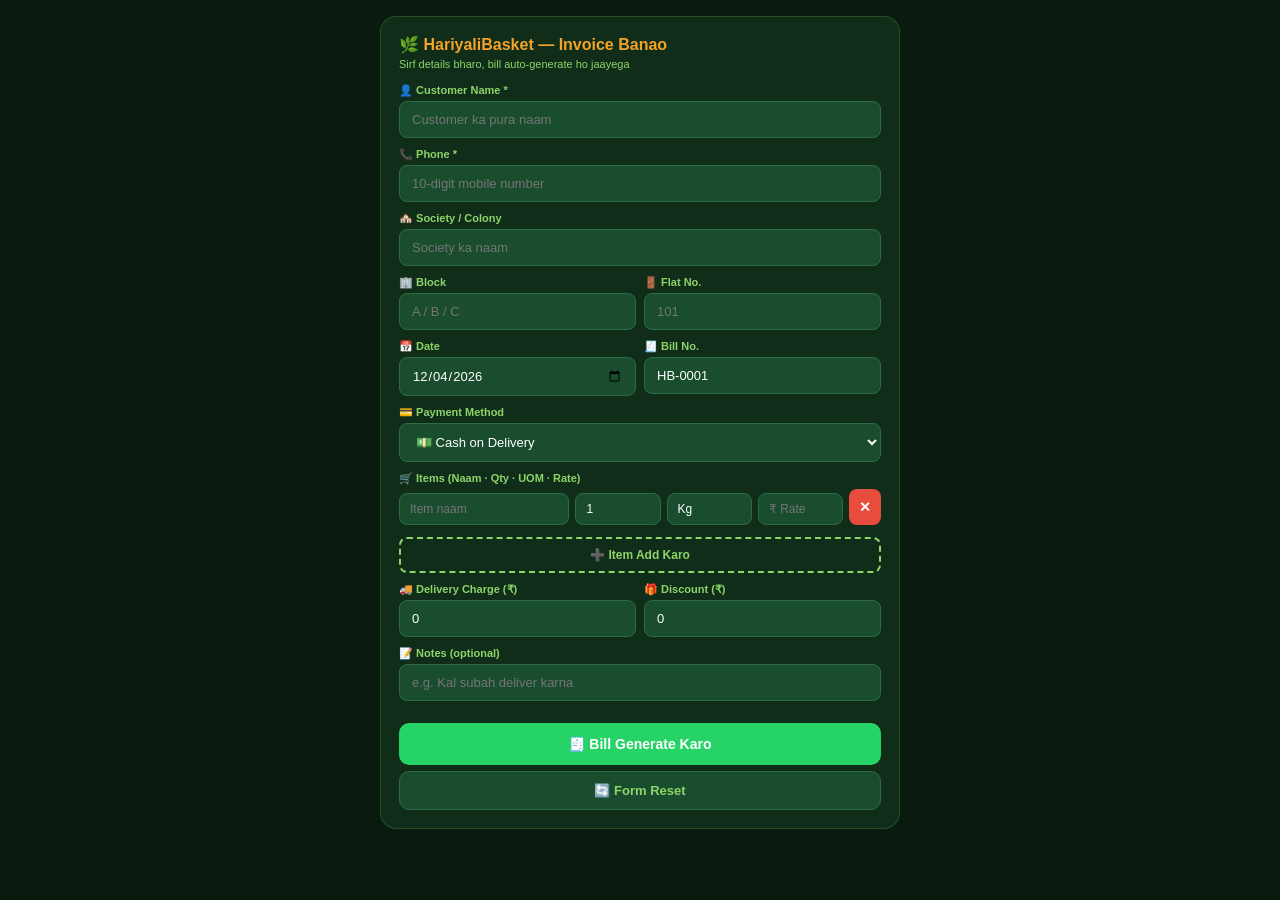
<file: invoice.html>
<!DOCTYPE html>
<html lang="en">
<head>
<meta charset="UTF-8">
<meta name="viewport" content="width=device-width, initial-scale=1">
<title>HariyaliBasket — Invoice Generator</title>
<style>
  * { box-sizing: border-box; margin: 0; padding: 0; }
  body {
    font-family: 'Segoe UI', 'Poppins', Arial, sans-serif;
    background: #0a1a0e;
    color: #fff;
    padding: 16px;
    min-height: 100vh;
  }

  /* ===== FORM AREA ===== */
  .form-card {
    max-width: 520px;
    margin: 0 auto 16px;
    background: #0f2d18;
    border-radius: 16px;
    padding: 18px;
    border: 1px solid rgba(142, 212, 106, 0.2);
  }
  .form-card h2 {
    color: #f4a228;
    font-size: 16px;
    margin-bottom: 4px;
  }
  .form-card .sub {
    color: #8ed46a;
    font-size: 11px;
    margin-bottom: 14px;
  }
  .field {
    margin-bottom: 10px;
  }
  .field label {
    font-size: 11px;
    color: #8ed46a;
    font-weight: 700;
    display: block;
    margin-bottom: 4px;
  }
  .field input,
  .field select,
  .field textarea {
    width: 100%;
    padding: 10px 12px;
    border: 1px solid #2d6b42;
    border-radius: 8px;
    background: #1a4d2e;
    color: #fff;
    font-size: 13px;
    font-family: inherit;
    outline: none;
  }
  .field input:focus,
  .field select:focus,
  .field textarea:focus {
    border-color: #8ed46a;
  }
  .row2 {
    display: grid;
    grid-template-columns: 1fr 1fr;
    gap: 8px;
  }
  .row3 {
    display: grid;
    grid-template-columns: 2fr 1fr 1fr 1fr auto;
    gap: 6px;
    margin-bottom: 6px;
    align-items: end;
  }
  .row3 input {
    padding: 8px 10px;
    font-size: 12px;
  }
  .row3 .del-btn {
    background: #e74c3c;
    color: #fff;
    border: none;
    width: 32px;
    height: 36px;
    border-radius: 8px;
    cursor: pointer;
    font-size: 14px;
    font-weight: bold;
  }
  .add-item-btn {
    width: 100%;
    background: transparent;
    border: 2px dashed #8ed46a;
    color: #8ed46a;
    padding: 9px;
    border-radius: 8px;
    cursor: pointer;
    font-size: 12px;
    font-weight: 700;
    margin-top: 6px;
  }
  .btn-primary {
    width: 100%;
    background: #25d366;
    color: #fff;
    border: none;
    padding: 13px;
    border-radius: 10px;
    font-size: 14px;
    font-weight: 800;
    cursor: pointer;
    margin-top: 12px;
  }
  .btn-secondary {
    width: 100%;
    background: #1a4d2e;
    color: #8ed46a;
    border: 1px solid #2d6b42;
    padding: 11px;
    border-radius: 10px;
    font-size: 13px;
    font-weight: 700;
    cursor: pointer;
    margin-top: 6px;
  }

  /* ===== INVOICE ===== */
  .invoice-wrap {
    max-width: 520px;
    margin: 0 auto;
  }
  .invoice {
    background: #fff;
    color: #1a1a1a;
    border-radius: 14px;
    overflow: hidden;
    box-shadow: 0 4px 24px rgba(0, 0, 0, 0.3);
    font-family: 'Segoe UI', Arial, sans-serif;
  }
  .inv-head {
    background: linear-gradient(135deg, #1a4d2e, #0f2d18);
    color: #fff;
    padding: 18px 20px;
    text-align: center;
  }
  .inv-logo {
    font-size: 32px;
    margin-bottom: 4px;
  }
  .inv-brand {
    font-size: 22px;
    font-weight: 900;
    letter-spacing: 0.5px;
  }
  .inv-brand span { color: #f4a228; }
  .inv-tagline {
    font-size: 9px;
    color: #8ed46a;
    letter-spacing: 2px;
    margin-top: 2px;
  }
  .inv-contact {
    font-size: 10px;
    color: #d4ffea;
    margin-top: 6px;
  }
  .inv-title-bar {
    background: #f4a228;
    color: #fff;
    padding: 8px 20px;
    display: flex;
    justify-content: space-between;
    align-items: center;
    font-size: 13px;
    font-weight: 800;
    letter-spacing: 0.5px;
  }
  .inv-meta {
    padding: 14px 20px;
    border-bottom: 1px dashed #ddd;
    display: grid;
    grid-template-columns: 1fr 1fr;
    gap: 6px;
    font-size: 11px;
  }
  .inv-meta b { color: #1a4d2e; }
  .inv-meta div { line-height: 1.7; }

  .inv-cust {
    padding: 12px 20px;
    background: #f9fff9;
    border-bottom: 1px dashed #ddd;
  }
  .inv-cust-title {
    font-size: 10px;
    color: #888;
    font-weight: 700;
    letter-spacing: 1px;
    margin-bottom: 4px;
  }
  .inv-cust-name {
    font-size: 15px;
    font-weight: 800;
    color: #1a4d2e;
  }
  .inv-cust-detail {
    font-size: 11px;
    color: #555;
    margin-top: 3px;
    line-height: 1.5;
  }

  .inv-items {
    width: 100%;
    border-collapse: collapse;
    font-size: 11px;
  }
  .inv-items thead {
    background: #1a4d2e;
    color: #fff;
  }
  .inv-items th,
  .inv-items td {
    padding: 8px 10px;
    text-align: left;
  }
  .inv-items th {
    font-size: 10px;
    letter-spacing: 0.5px;
    font-weight: 700;
  }
  .inv-items td {
    border-bottom: 1px solid #eee;
  }
  .inv-items .num { text-align: right; }
  .inv-items tbody tr:last-child td { border-bottom: none; }
  .inv-items td.iname { font-weight: 600; color: #1a4d2e; }

  .inv-totals {
    padding: 12px 20px;
    background: #fff;
  }
  .inv-totals .row {
    display: flex;
    justify-content: space-between;
    padding: 5px 0;
    font-size: 12px;
    color: #444;
  }
  .inv-totals .grand {
    margin-top: 6px;
    padding: 10px 0 6px;
    border-top: 2px solid #1a4d2e;
    font-size: 16px;
    font-weight: 900;
    color: #1a4d2e;
  }
  .inv-totals .grand span:last-child { color: #f4a228; }
  .inv-totals .savings {
    background: #fff8e1;
    border: 1px solid #f4a228;
    border-radius: 8px;
    padding: 6px 10px;
    margin-top: 8px;
    font-size: 11px;
    color: #b36000;
    font-weight: 700;
    text-align: center;
  }

  .inv-pay {
    padding: 10px 20px;
    background: #f0fff4;
    border-top: 1px dashed #ccc;
    font-size: 11px;
    color: #1a4d2e;
  }
  .inv-pay b { font-weight: 800; }

  .inv-foot {
    background: #1a4d2e;
    color: #fff;
    padding: 12px 20px;
    text-align: center;
    font-size: 10px;
    line-height: 1.7;
  }
  .inv-foot .ty {
    font-size: 13px;
    font-weight: 800;
    color: #f4a228;
    margin-bottom: 3px;
  }

  /* ===== ACTIONS ===== */
  .actions {
    max-width: 520px;
    margin: 12px auto 0;
    display: grid;
    grid-template-columns: 1fr 1fr;
    gap: 8px;
  }
  .actions button {
    padding: 12px;
    border: none;
    border-radius: 10px;
    font-size: 13px;
    font-weight: 700;
    cursor: pointer;
    font-family: inherit;
  }
  .act-print { background: #1a4d2e; color: #fff; }
  .act-wa { background: #25d366; color: #fff; }
  .act-edit { background: #f4a228; color: #fff; grid-column: 1 / -1; }
  .act-new { background: #e74c3c; color: #fff; grid-column: 1 / -1; }

  .hidden { display: none !important; }

  /* ===== PRINT ===== */
  @media print {
    body { background: #fff; padding: 0; }
    .form-card,
    .actions,
    .no-print { display: none !important; }
    .invoice {
      box-shadow: none;
      border-radius: 0;
      max-width: 100%;
    }
    .invoice-wrap { max-width: 100%; }
  }
</style>
</head>
<body>

<!-- ===== FORM ===== -->
<div id="form-card" class="form-card">
  <h2>🌿 HariyaliBasket — Invoice Banao</h2>
  <p class="sub">Sirf details bharo, bill auto-generate ho jaayega</p>

  <div class="field">
    <label>👤 Customer Name *</label>
    <input id="f-name" type="text" placeholder="Customer ka pura naam">
  </div>

  <div class="field">
    <label>📞 Phone *</label>
    <input id="f-phone" type="tel" placeholder="10-digit mobile number">
  </div>

  <div class="field">
    <label>🏘️ Society / Colony</label>
    <input id="f-society" type="text" placeholder="Society ka naam">
  </div>

  <div class="row2">
    <div class="field">
      <label>🏢 Block</label>
      <input id="f-block" type="text" placeholder="A / B / C">
    </div>
    <div class="field">
      <label>🚪 Flat No.</label>
      <input id="f-flat" type="text" placeholder="101">
    </div>
  </div>

  <div class="row2">
    <div class="field">
      <label>📅 Date</label>
      <input id="f-date" type="date">
    </div>
    <div class="field">
      <label>🧾 Bill No.</label>
      <input id="f-billno" type="text" placeholder="HB-001">
    </div>
  </div>

  <div class="field">
    <label>💳 Payment Method</label>
    <select id="f-pay">
      <option value="Cash on Delivery">💵 Cash on Delivery</option>
      <option value="UPI / Online">📲 UPI / Online</option>
      <option value="Paid">✅ Paid</option>
    </select>
  </div>

  <div class="field">
    <label>🛒 Items (Naam · Qty · UOM · Rate)</label>
    <div id="items-list"></div>
    <button class="add-item-btn" onclick="addItemRow()">➕ Item Add Karo</button>
  </div>

  <div class="row2">
    <div class="field">
      <label>🚚 Delivery Charge (₹)</label>
      <input id="f-delivery" type="number" value="0" min="0">
    </div>
    <div class="field">
      <label>🎁 Discount (₹)</label>
      <input id="f-discount" type="number" value="0" min="0">
    </div>
  </div>

  <div class="field">
    <label>📝 Notes (optional)</label>
    <input id="f-notes" type="text" placeholder="e.g. Kal subah deliver karna">
  </div>

  <button class="btn-primary" onclick="generateBill()">🧾 Bill Generate Karo</button>
  <button class="btn-secondary" onclick="resetForm()">🔄 Form Reset</button>
</div>

<!-- ===== INVOICE OUTPUT ===== -->
<div id="invoice-wrap" class="invoice-wrap hidden">
  <div class="invoice" id="invoice">
    <div class="inv-head">
      <div class="inv-logo">🌿</div>
      <div class="inv-brand">Hariyali<span>Basket</span></div>
      <div class="inv-tagline">FARM TO DOORSTEP</div>
      <div class="inv-contact">📱 +91 80003 44554 &nbsp;·&nbsp; Jaipur</div>
    </div>

    <div class="inv-title-bar">
      <span>🧾 INVOICE</span>
      <span id="inv-billno">HB-001</span>
    </div>

    <div class="inv-meta">
      <div><b>Date:</b> <span id="inv-date">—</span></div>
      <div style="text-align:right"><b>Time:</b> <span id="inv-time">—</span></div>
    </div>

    <div class="inv-cust">
      <div class="inv-cust-title">🚚 DELIVER TO</div>
      <div class="inv-cust-name" id="inv-name">—</div>
      <div class="inv-cust-detail" id="inv-address">—</div>
      <div class="inv-cust-detail">📞 <span id="inv-phone">—</span></div>
    </div>

    <table class="inv-items">
      <thead>
        <tr>
          <th>#</th>
          <th>Item</th>
          <th class="num">Qty</th>
          <th class="num">Rate</th>
          <th class="num">Amount</th>
        </tr>
      </thead>
      <tbody id="inv-items-body"></tbody>
    </table>

    <div class="inv-totals">
      <div class="row"><span>Subtotal</span><span id="inv-subtotal">₹0</span></div>
      <div class="row" id="inv-discount-row"><span>🎁 Discount</span><span id="inv-discount">- ₹0</span></div>
      <div class="row"><span>🚚 Delivery</span><span id="inv-delivery">₹0</span></div>
      <div class="row grand"><span>GRAND TOTAL</span><span id="inv-total">₹0</span></div>
      <div class="savings hidden" id="inv-savings"></div>
    </div>

    <div class="inv-pay">
      <b>💳 Payment:</b> <span id="inv-pay">—</span>
      <div id="inv-notes-wrap" class="hidden" style="margin-top:4px"><b>📝 Note:</b> <span id="inv-notes"></span></div>
    </div>

    <div class="inv-foot">
      <div class="ty">🙏 Dhanyawaad! Aapka order mila!</div>
      <div>🌿 100% Farm Fresh Guarantee · Free Replacement</div>
      <div>WhatsApp: +91 80003 44554 &nbsp;·&nbsp; UPI: imanohar07773@ybl</div>
    </div>
  </div>

  <div class="actions">
    <button class="act-print" onclick="printBill()">🖨️ Print / PDF</button>
    <button class="act-wa" onclick="sendWhatsApp()">📱 WhatsApp Bhejo</button>
    <button class="act-edit" onclick="editBill()">✏️ Edit Karo</button>
    <button class="act-new" onclick="newBill()">🆕 Naya Bill</button>
  </div>
</div>

<script>
/* =========================================================
   HARIYALIBASKET INVOICE GENERATOR
   ========================================================= */

let billCounter = parseInt(localStorage.getItem('hb_bill_counter') || '0');

/* ---- Date helpers ---- */
function todayStr() {
  const d = new Date();
  return d.getFullYear() + '-' + String(d.getMonth() + 1).padStart(2, '0') + '-' + String(d.getDate()).padStart(2, '0');
}
function nextBillNo() {
  billCounter++;
  return 'HB-' + String(billCounter).padStart(4, '0');
}
function fmtDate(s) {
  if (!s) return '—';
  const d = new Date(s);
  return d.toLocaleDateString('en-IN', { day: '2-digit', month: 'short', year: 'numeric' });
}
function fmtTime() {
  return new Date().toLocaleTimeString('en-IN', { hour: '2-digit', minute: '2-digit', hour12: true });
}

/* ---- Items ---- */
function addItemRow(name, qty, uom, rate) {
  const list = document.getElementById('items-list');
  const div = document.createElement('div');
  div.className = 'row3';
  div.innerHTML = `
    <input type="text" placeholder="Item naam" value="${name || ''}" class="it-name">
    <input type="number" placeholder="Qty" value="${qty || 1}" min="0" step="0.5" class="it-qty">
    <input type="text" placeholder="kg/pc" value="${uom || 'Kg'}" class="it-uom">
    <input type="number" placeholder="₹ Rate" value="${rate || ''}" min="0" class="it-rate">
    <button class="del-btn" onclick="this.parentNode.remove()">✕</button>
  `;
  list.appendChild(div);
}

function getItems() {
  const rows = document.querySelectorAll('#items-list .row3');
  const items = [];
  rows.forEach(r => {
    const name = r.querySelector('.it-name').value.trim();
    const qty = parseFloat(r.querySelector('.it-qty').value) || 0;
    const uom = r.querySelector('.it-uom').value.trim() || 'pc';
    const rate = parseFloat(r.querySelector('.it-rate').value) || 0;
    if (name && qty > 0 && rate > 0) {
      items.push({ name, qty, uom, rate, amount: qty * rate });
    }
  });
  return items;
}

/* ---- Generate Bill ---- */
function generateBill() {
  const name = document.getElementById('f-name').value.trim();
  const phone = document.getElementById('f-phone').value.trim();
  const items = getItems();

  if (!name) { alert('⚠️ Customer ka naam bharo!'); return; }
  if (!phone) { alert('⚠️ Phone number bharo!'); return; }
  if (!items.length) { alert('⚠️ Kam se kam ek item add karo!'); return; }

  const society = document.getElementById('f-society').value.trim();
  const block = document.getElementById('f-block').value.trim();
  const flat = document.getElementById('f-flat').value.trim();
  const date = document.getElementById('f-date').value || todayStr();
  let billno = document.getElementById('f-billno').value.trim();
  if (!billno) {
    billno = nextBillNo();
    localStorage.setItem('hb_bill_counter', billCounter);
    document.getElementById('f-billno').value = billno;
  }
  const pay = document.getElementById('f-pay').value;
  const delivery = parseFloat(document.getElementById('f-delivery').value) || 0;
  const discount = parseFloat(document.getElementById('f-discount').value) || 0;
  const notes = document.getElementById('f-notes').value.trim();

  /* ----- Fill invoice ----- */
  document.getElementById('inv-billno').textContent = billno;
  document.getElementById('inv-date').textContent = fmtDate(date);
  document.getElementById('inv-time').textContent = fmtTime();
  document.getElementById('inv-name').textContent = name;
  let addr = [society, block ? 'Block ' + block : '', flat ? 'Flat ' + flat : ''].filter(Boolean).join(' · ');
  document.getElementById('inv-address').textContent = addr || '—';
  document.getElementById('inv-phone').textContent = phone;
  document.getElementById('inv-pay').textContent = pay;

  if (notes) {
    document.getElementById('inv-notes').textContent = notes;
    document.getElementById('inv-notes-wrap').classList.remove('hidden');
  } else {
    document.getElementById('inv-notes-wrap').classList.add('hidden');
  }

  /* Items table */
  const tbody = document.getElementById('inv-items-body');
  tbody.innerHTML = items.map((it, i) => `
    <tr>
      <td>${i + 1}</td>
      <td class="iname">${it.name}</td>
      <td class="num">${it.qty} ${it.uom}</td>
      <td class="num">₹${it.rate}</td>
      <td class="num"><b>₹${it.amount}</b></td>
    </tr>
  `).join('');

  const subtotal = items.reduce((s, it) => s + it.amount, 0);
  const total = subtotal - discount + delivery;

  document.getElementById('inv-subtotal').textContent = '₹' + subtotal;
  document.getElementById('inv-delivery').textContent = delivery > 0 ? '₹' + delivery : 'FREE';
  document.getElementById('inv-discount').textContent = '- ₹' + discount;
  document.getElementById('inv-discount-row').style.display = discount > 0 ? 'flex' : 'none';
  document.getElementById('inv-total').textContent = '₹' + total;

  if (discount > 0 || delivery === 0) {
    let savingsTxt = [];
    if (discount > 0) savingsTxt.push('💰 ₹' + discount + ' bachaye');
    if (delivery === 0 && subtotal >= 499) savingsTxt.push('🎉 FREE Delivery');
    if (savingsTxt.length) {
      document.getElementById('inv-savings').textContent = savingsTxt.join(' · ');
      document.getElementById('inv-savings').classList.remove('hidden');
    } else {
      document.getElementById('inv-savings').classList.add('hidden');
    }
  } else {
    document.getElementById('inv-savings').classList.add('hidden');
  }

  document.getElementById('form-card').classList.add('hidden');
  document.getElementById('invoice-wrap').classList.remove('hidden');
  window.scrollTo(0, 0);
}

/* ---- Actions ---- */
function printBill() { window.print(); }

function editBill() {
  document.getElementById('form-card').classList.remove('hidden');
  document.getElementById('invoice-wrap').classList.add('hidden');
  window.scrollTo(0, 0);
}

function newBill() {
  if (!confirm('Naya bill banana hai? Current bill clear ho jaayega.')) return;
  resetForm();
  document.getElementById('form-card').classList.remove('hidden');
  document.getElementById('invoice-wrap').classList.add('hidden');
  window.scrollTo(0, 0);
}

function resetForm() {
  ['f-name', 'f-phone', 'f-society', 'f-block', 'f-flat', 'f-billno', 'f-notes'].forEach(id => {
    document.getElementById(id).value = '';
  });
  document.getElementById('f-date').value = todayStr();
  document.getElementById('f-delivery').value = 0;
  document.getElementById('f-discount').value = 0;
  document.getElementById('f-pay').selectedIndex = 0;
  document.getElementById('items-list').innerHTML = '';
  addItemRow();
}

function sendWhatsApp() {
  const phone = document.getElementById('f-phone').value.trim().replace(/\D/g, '');
  const name = document.getElementById('f-name').value.trim();
  const items = getItems();
  const billno = document.getElementById('inv-billno').textContent;
  const subtotal = items.reduce((s, it) => s + it.amount, 0);
  const delivery = parseFloat(document.getElementById('f-delivery').value) || 0;
  const discount = parseFloat(document.getElementById('f-discount').value) || 0;
  const total = subtotal - discount + delivery;
  const pay = document.getElementById('f-pay').value;

  let msg = `🌿 *HariyaliBasket — Bill ${billno}*\n\n`;
  msg += `👤 ${name}\n📅 ${fmtDate(document.getElementById('f-date').value)}\n\n`;
  msg += `*Items:*\n`;
  items.forEach((it, i) => {
    msg += `${i + 1}. ${it.name} — ${it.qty} ${it.uom} × ₹${it.rate} = ₹${it.amount}\n`;
  });
  msg += `\nSubtotal: ₹${subtotal}\n`;
  if (discount > 0) msg += `Discount: -₹${discount}\n`;
  msg += `Delivery: ${delivery > 0 ? '₹' + delivery : 'FREE'}\n`;
  msg += `*Grand Total: ₹${total}*\n`;
  msg += `💳 ${pay}\n\n`;
  msg += `🙏 Dhanyawaad! 🌿\n📱 +91 80003 44554`;

  const waPhone = phone.length === 10 ? '91' + phone : phone;
  window.open('https://wa.me/' + waPhone + '?text=' + encodeURIComponent(msg), '_blank');
}

/* ---- Init ---- */
document.getElementById('f-date').value = todayStr();
document.getElementById('f-billno').value = 'HB-' + String(billCounter + 1).padStart(4, '0');
addItemRow();
</script>

</body>
</html>
</file>
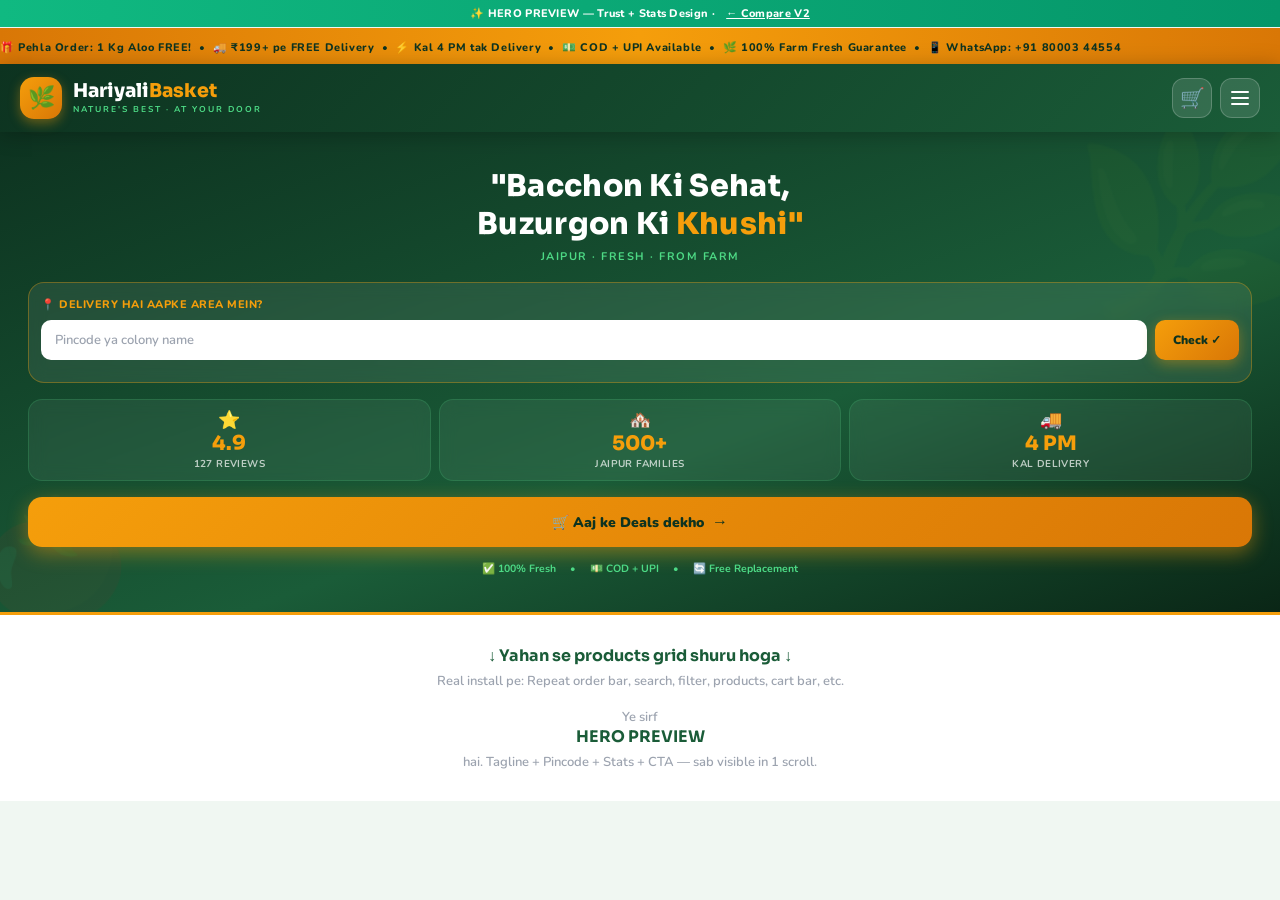
<file: preview/hero-trust.html>
<!DOCTYPE html>
<html lang="en">
<head>
<meta charset="UTF-8">
<meta name="viewport" content="width=device-width, initial-scale=1, maximum-scale=1">
<title>HariyaliBasket — Trust+Stats Hero Preview</title>
<meta name="theme-color" content="#0d3320">
<link href="https://fonts.googleapis.com/css2?family=Nunito:wght@400;600;700;800;900&family=Sora:wght@400;600;700;800&display=swap" rel="stylesheet">
<style>
:root{
  --green-deep:#0d3320; --green-dark:#1a5c38; --green-mid:#25834f;
  --green-light:#38b26a; --green-glow:#4dda85;
  --amber:#f59e0b; --amber-deep:#d97706;
  --red:#ef4444; --white:#fff; --gray-100:#f3f4f6; --gray-400:#9ca3af; --gray-800:#1f2937;
}
*{box-sizing:border-box;margin:0;padding:0;-webkit-tap-highlight-color:transparent}
body{font-family:'Nunito',sans-serif;background:#f0f7f2;color:var(--gray-800);min-height:100vh}

/* Banner */
.banner{position:fixed;top:0;left:0;right:0;background:linear-gradient(90deg,#10b981,#059669);color:#fff;font-size:11px;font-weight:800;text-align:center;padding:6px 14px;z-index:99;letter-spacing:.3px}
.banner a{color:#fff;text-decoration:underline;margin-left:8px}
body{padding-top:28px}

/* Marquee */
.marquee{background:linear-gradient(90deg,var(--amber-deep),var(--amber),var(--amber-deep));padding:7px 0;overflow:hidden;white-space:nowrap}
.marquee span{display:inline-block;animation:marq 25s linear infinite;font-size:11px;font-weight:800;color:var(--green-deep);letter-spacing:.6px}
@keyframes marq{from{transform:translateX(100vw)}to{transform:translateX(-100%)}}

/* Header */
.header{background:linear-gradient(135deg,var(--green-deep) 0%,var(--green-dark) 100%);padding:13px 20px;display:flex;align-items:center;justify-content:space-between;position:sticky;top:0;z-index:90;box-shadow:0 2px 20px rgba(0,0,0,.25)}
.logo{display:flex;align-items:center;gap:11px;text-decoration:none}
.logo-icon{width:42px;height:42px;background:linear-gradient(135deg,var(--amber),var(--amber-deep));border-radius:14px;display:flex;align-items:center;justify-content:center;font-size:22px;box-shadow:0 4px 12px rgba(245,158,11,.4);flex-shrink:0}
.brand{font-family:'Sora',sans-serif;font-size:19px;font-weight:800;color:#fff;line-height:1}
.brand em{color:var(--amber);font-style:normal}
.tag-mini{font-size:8.5px;color:var(--green-glow);font-weight:700;letter-spacing:2px;margin-top:2px}
.hdr-right{display:flex;align-items:center;gap:8px}
.hdr-cart,.hdr-menu{position:relative;width:40px;height:40px;background:rgba(255,255,255,.12);border:1px solid rgba(255,255,255,.2);border-radius:12px;display:flex;flex-direction:column;align-items:center;justify-content:center;font-size:20px;gap:4px;cursor:pointer}
.hdr-menu span{display:block;width:18px;height:2px;background:#fff;border-radius:2px}

/* ═══ TRUST+STATS HERO ═══ */
.hero{
  background:linear-gradient(160deg,var(--green-deep) 0%,var(--green-dark) 60%,#0a2616 100%);
  padding:24px 20px 28px;
  position:relative;
  overflow:hidden;
}
.hero::before{
  content:'🌿';font-size:200px;position:absolute;top:-50px;right:-40px;opacity:.06;pointer-events:none;
}
.hero::after{
  content:'🍅';font-size:120px;position:absolute;bottom:-30px;left:-20px;opacity:.05;pointer-events:none;
}

/* Brand block */
.hero-brand{text-align:center;margin-bottom:18px;position:relative}
.hero-tagline{
  font-family:'Sora',sans-serif;
  font-size:24px;font-weight:800;color:#fff;
  line-height:1.25;letter-spacing:.3px;
}
.hero-tagline em{color:var(--amber);font-style:normal}
.hero-sub{
  font-size:11px;color:var(--green-glow);font-weight:700;
  letter-spacing:1.5px;margin-top:6px;
}

/* PINCODE CARD — prominent */
.pin-card{
  background:rgba(255,255,255,.08);
  border:1.5px solid rgba(245,158,11,.35);
  border-radius:16px;
  padding:14px 12px;
  margin:0 0 16px;
  backdrop-filter:blur(8px);
  position:relative;
  z-index:2;
}
.pin-label{
  display:flex;align-items:center;gap:6px;
  font-size:11px;color:var(--amber);font-weight:800;letter-spacing:.5px;
  margin-bottom:8px;text-transform:uppercase;
}
.pin-row{display:flex;gap:8px}
.pin-input{
  flex:1;padding:11px 14px;
  border:none;border-radius:10px;
  background:#fff;color:var(--gray-800);
  font-size:13px;font-weight:700;font-family:inherit;
  outline:none;
}
.pin-input::placeholder{color:var(--gray-400);font-weight:600}
.pin-btn{
  background:linear-gradient(135deg,var(--amber),var(--amber-deep));
  color:var(--green-deep);border:none;padding:11px 18px;border-radius:10px;
  font-size:12px;font-weight:900;font-family:inherit;cursor:pointer;
  white-space:nowrap;flex-shrink:0;
  box-shadow:0 4px 14px rgba(245,158,11,.4);
}
.pin-btn:active{transform:scale(.95)}
.pin-result{margin-top:8px;font-size:12px;font-weight:700;text-align:center;color:#fff}
.pin-result.ok{color:var(--green-glow)}
.pin-result.no{color:#fda4af}

/* TRUST STATS — 3 column */
.stats-row{
  display:grid;grid-template-columns:repeat(3,1fr);
  gap:8px;
  margin:0 0 16px;
  position:relative;z-index:2;
}
.stat{
  background:rgba(255,255,255,.06);
  border:1px solid rgba(77,218,133,.18);
  border-radius:14px;
  padding:11px 6px 10px;
  text-align:center;
  backdrop-filter:blur(8px);
  transition:transform .2s;
}
.stat:hover{transform:translateY(-2px)}
.stat-icon{font-size:18px;line-height:1;margin-bottom:4px}
.stat-num{
  font-family:'Sora',sans-serif;
  font-size:16px;font-weight:900;color:var(--amber);
  line-height:1.1;
}
.stat-label{
  font-size:8.5px;color:rgba(255,255,255,.7);
  font-weight:700;letter-spacing:.4px;
  margin-top:3px;line-height:1.2;
}

/* CTA Button */
.cta{
  display:flex;align-items:center;justify-content:center;gap:8px;
  width:100%;
  background:linear-gradient(135deg,var(--amber),var(--amber-deep));
  color:var(--green-deep);
  font-size:14px;font-weight:900;font-family:inherit;
  padding:14px 18px;border:none;border-radius:14px;
  text-decoration:none;
  box-shadow:0 6px 20px rgba(245,158,11,.45);
  transition:transform .2s;
  position:relative;z-index:2;
  cursor:pointer;
}
.cta:active{transform:scale(.97)}
.cta-arrow{font-size:16px;transition:transform .3s}
.cta:hover .cta-arrow{transform:translateX(4px)}

/* Below — small reassurance row */
.assure{
  display:flex;justify-content:center;gap:14px;flex-wrap:wrap;
  margin-top:14px;
  font-size:10.5px;color:var(--green-glow);font-weight:700;
  position:relative;z-index:2;
}
.assure span{display:inline-flex;align-items:center;gap:4px}

/* Responsive */
@media (min-width:560px){
  .hero{padding:36px 28px 36px}
  .hero-tagline{font-size:30px}
  .stat-num{font-size:20px}
  .stat-label{font-size:10px}
}

/* Toast */
#toast{position:fixed;bottom:30px;left:50%;transform:translateX(-50%) translateY(10px);background:var(--green-deep);color:#fff;padding:11px 22px;border-radius:9999px;font-size:13px;font-weight:800;z-index:99999;box-shadow:0 8px 32px rgba(0,0,0,.2);pointer-events:none;opacity:0;transition:all .3s}
#toast.show{opacity:1;transform:translateX(-50%) translateY(0)}

/* What follows below — placeholder */
.placeholder{padding:30px 20px;text-align:center;background:#fff;border-top:3px solid var(--amber);color:var(--gray-400);font-size:13px;font-weight:600}
.placeholder strong{display:block;color:var(--green-dark);font-size:16px;margin-bottom:6px;font-family:'Sora',sans-serif}
</style>
</head>
<body>

<div class="banner">
  ✨ HERO PREVIEW — Trust + Stats Design ·
  <a href="v2.html">← Compare V2</a>
</div>

<!-- Marquee -->
<div class="marquee">
  <span>🎁 Pehla Order: 1 Kg Aloo FREE! &nbsp;•&nbsp; 🚚 ₹199+ pe FREE Delivery &nbsp;•&nbsp; ⚡ Kal 4 PM tak Delivery &nbsp;•&nbsp; 💵 COD + UPI Available &nbsp;•&nbsp; 🌿 100% Farm Fresh Guarantee &nbsp;•&nbsp; 📱 WhatsApp: +91 80003 44554 &nbsp;&nbsp;</span>
</div>

<!-- Header -->
<header class="header">
  <a href="#" class="logo">
    <div class="logo-icon">🌿</div>
    <div>
      <div class="brand">Hariyali<em>Basket</em></div>
      <div class="tag-mini">NATURE'S BEST · AT YOUR DOOR</div>
    </div>
  </a>
  <div class="hdr-right">
    <div class="hdr-cart">🛒</div>
    <div class="hdr-menu"><span></span><span></span><span></span></div>
  </div>
</header>

<!-- ═══ TRUST + STATS HERO ═══ -->
<section class="hero">
  <div class="hero-brand">
    <h1 class="hero-tagline">
      "Bacchon Ki Sehat,<br>
      Buzurgon Ki <em>Khushi"</em>
    </h1>
    <div class="hero-sub">JAIPUR · FRESH · FROM FARM</div>
  </div>

  <!-- Pincode Card -->
  <div class="pin-card">
    <div class="pin-label">📍 Delivery hai aapke area mein?</div>
    <div class="pin-row">
      <input class="pin-input" id="pin" type="text" placeholder="Pincode ya colony name" maxlength="50" autocomplete="off">
      <button class="pin-btn" onclick="checkPin()">Check ✓</button>
    </div>
    <div id="pinR" class="pin-result"></div>
  </div>

  <!-- Trust Stats — 3 column -->
  <div class="stats-row">
    <div class="stat">
      <div class="stat-icon">⭐</div>
      <div class="stat-num">4.9</div>
      <div class="stat-label">127 REVIEWS</div>
    </div>
    <div class="stat">
      <div class="stat-icon">🏘️</div>
      <div class="stat-num">500+</div>
      <div class="stat-label">JAIPUR FAMILIES</div>
    </div>
    <div class="stat">
      <div class="stat-icon">🚚</div>
      <div class="stat-num">4 PM</div>
      <div class="stat-label">KAL DELIVERY</div>
    </div>
  </div>

  <!-- Single Clear CTA -->
  <a href="#products" class="cta" onclick="toast('🛒 Real install pe products grid khulega')">
    🛒 Aaj ke Deals dekho
    <span class="cta-arrow">→</span>
  </a>

  <!-- Reassurance row -->
  <div class="assure">
    <span>✅ 100% Fresh</span>
    <span>•</span>
    <span>💵 COD + UPI</span>
    <span>•</span>
    <span>🔄 Free Replacement</span>
  </div>
</section>

<!-- Placeholder for what comes next -->
<div class="placeholder">
  <strong>↓ Yahan se products grid shuru hoga ↓</strong>
  Real install pe: Repeat order bar, search, filter, products, cart bar, etc.<br><br>
  Ye sirf <strong>HERO PREVIEW</strong> hai. Tagline + Pincode + Stats + CTA — sab visible in 1 scroll.
</div>

<div id="toast"></div>

<script>
function toast(msg){
  var t=document.getElementById('toast');
  t.textContent=msg; t.classList.add('show');
  clearTimeout(window._tt);
  window._tt=setTimeout(()=>t.classList.remove('show'),2400);
}
function checkPin(){
  var v=document.getElementById('pin').value.trim().toLowerCase();
  var r=document.getElementById('pinR');
  if(!v){toast('Pincode ya colony likho ⚠️');return;}
  var areas=['hanging garden','vaishali nagar','malviya nagar','mansarovar','pratap nagar','jagatpura','sanganer','civil lines','bani park','raja park'];
  var pins=['302017','302026','302020','302013','302018','302019','302015','302016','302021'];
  var ok=areas.some(a=>v.includes(a)||a.includes(v))||pins.includes(v);
  r.className='pin-result '+(ok?'ok':'no');
  r.textContent=ok?'🎉 Hum aapke area mein deliver karte hain!':'😕 Abhi delivery nahi — WhatsApp pe poochhein';
}
document.getElementById('pin').addEventListener('keydown',e=>{if(e.key==='Enter')checkPin();});
</script>

</body>
</html>
</file>
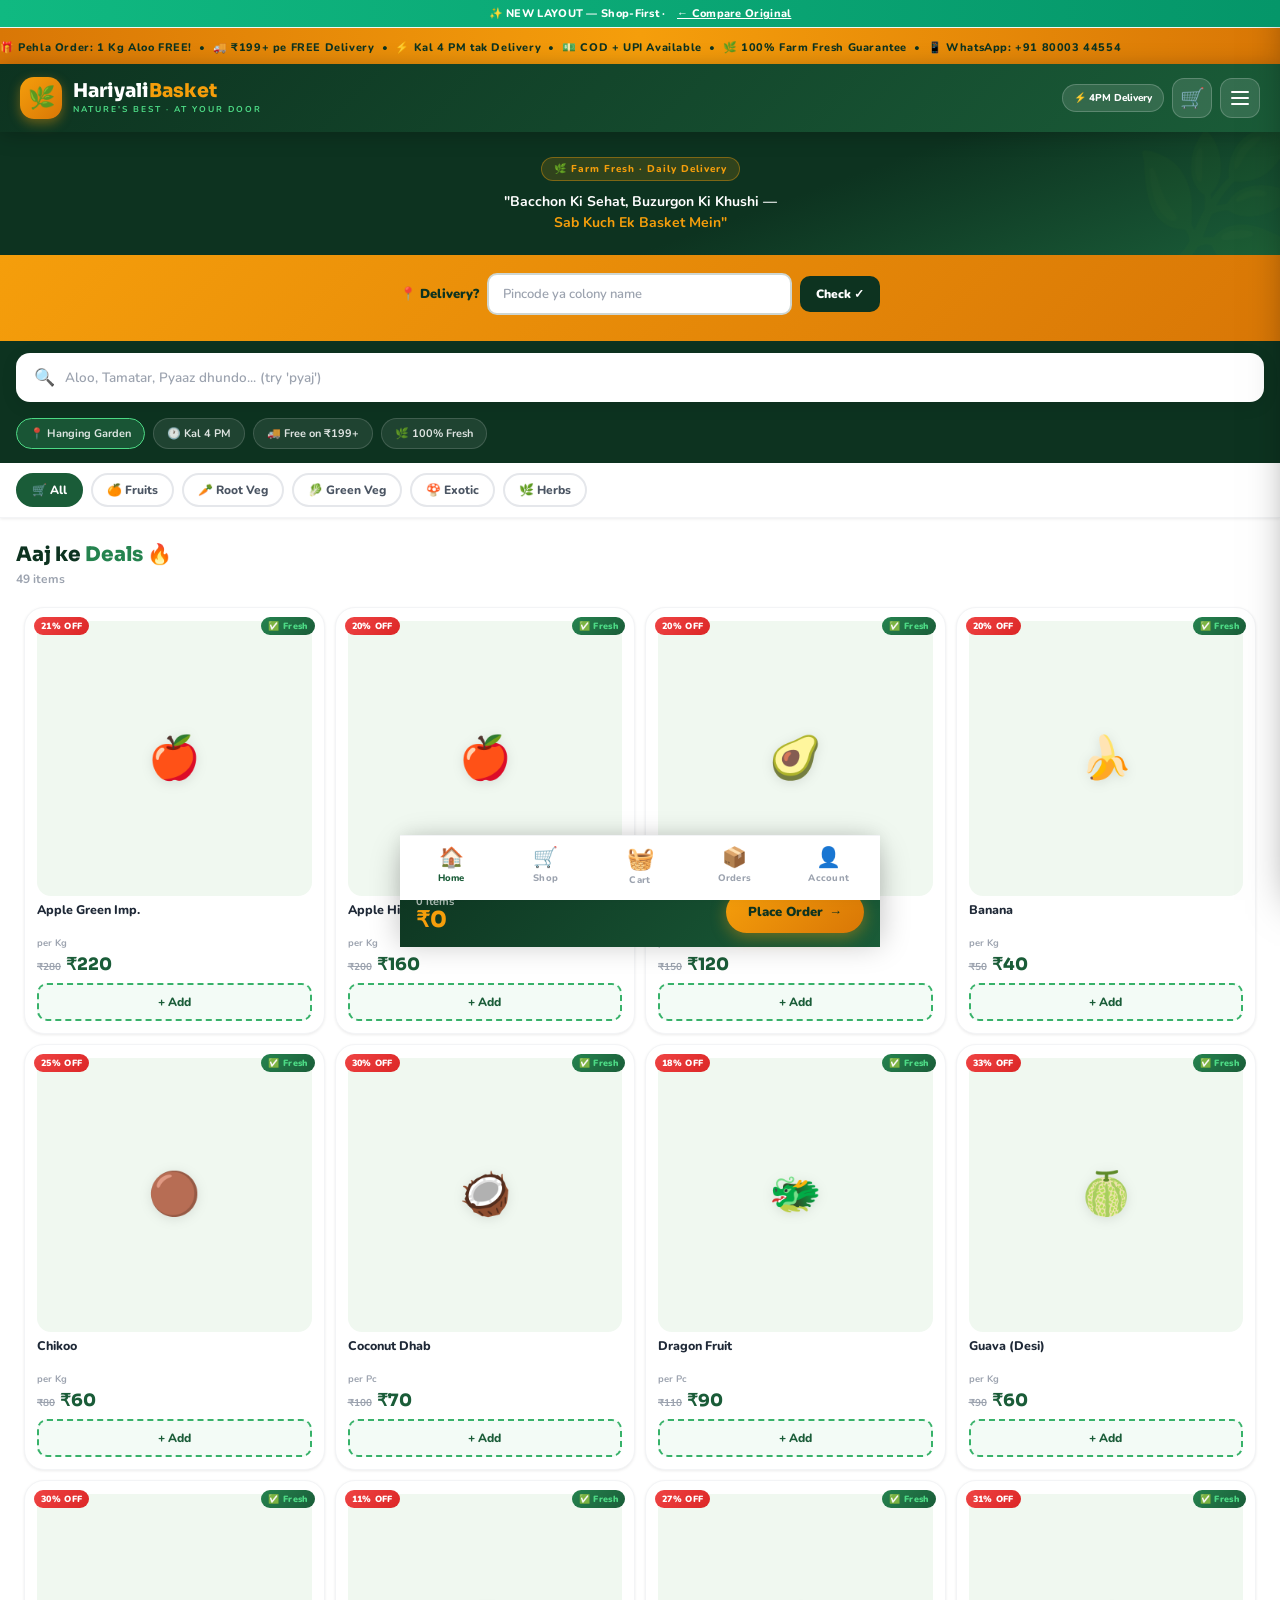
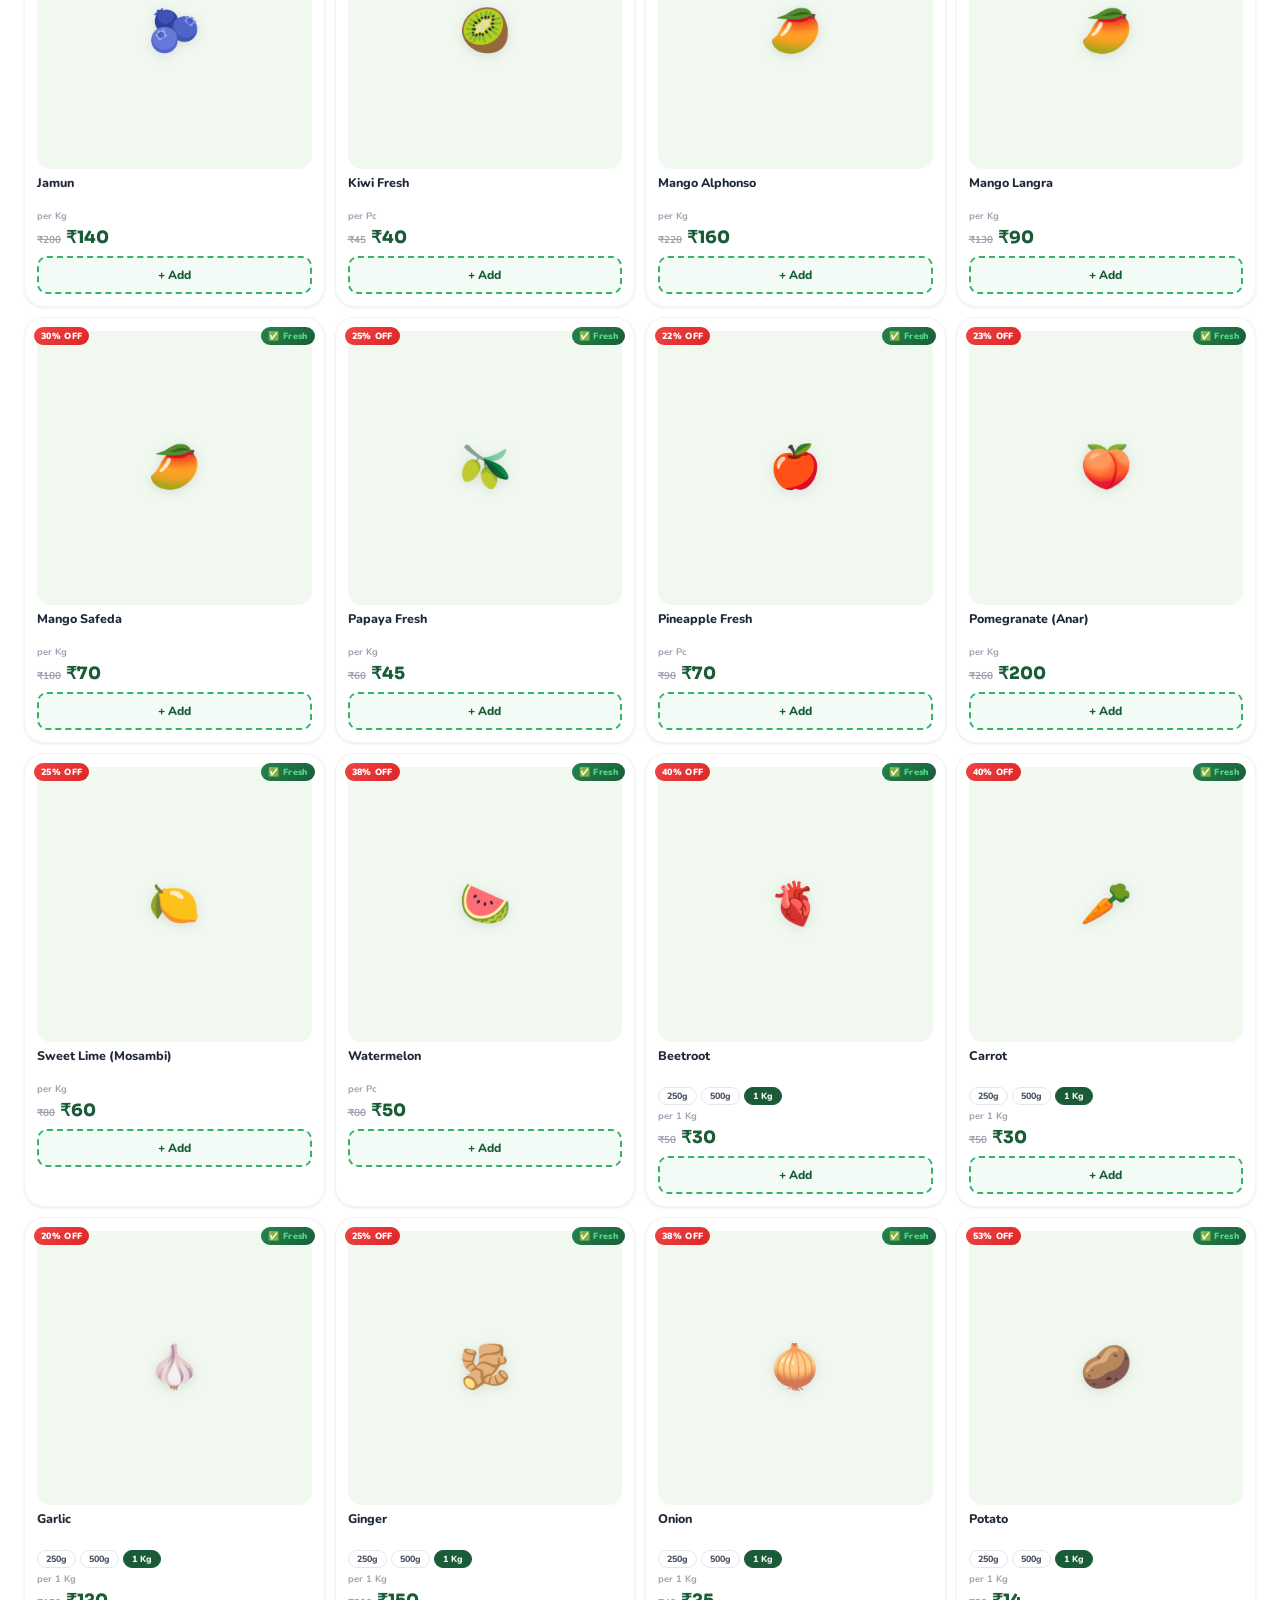
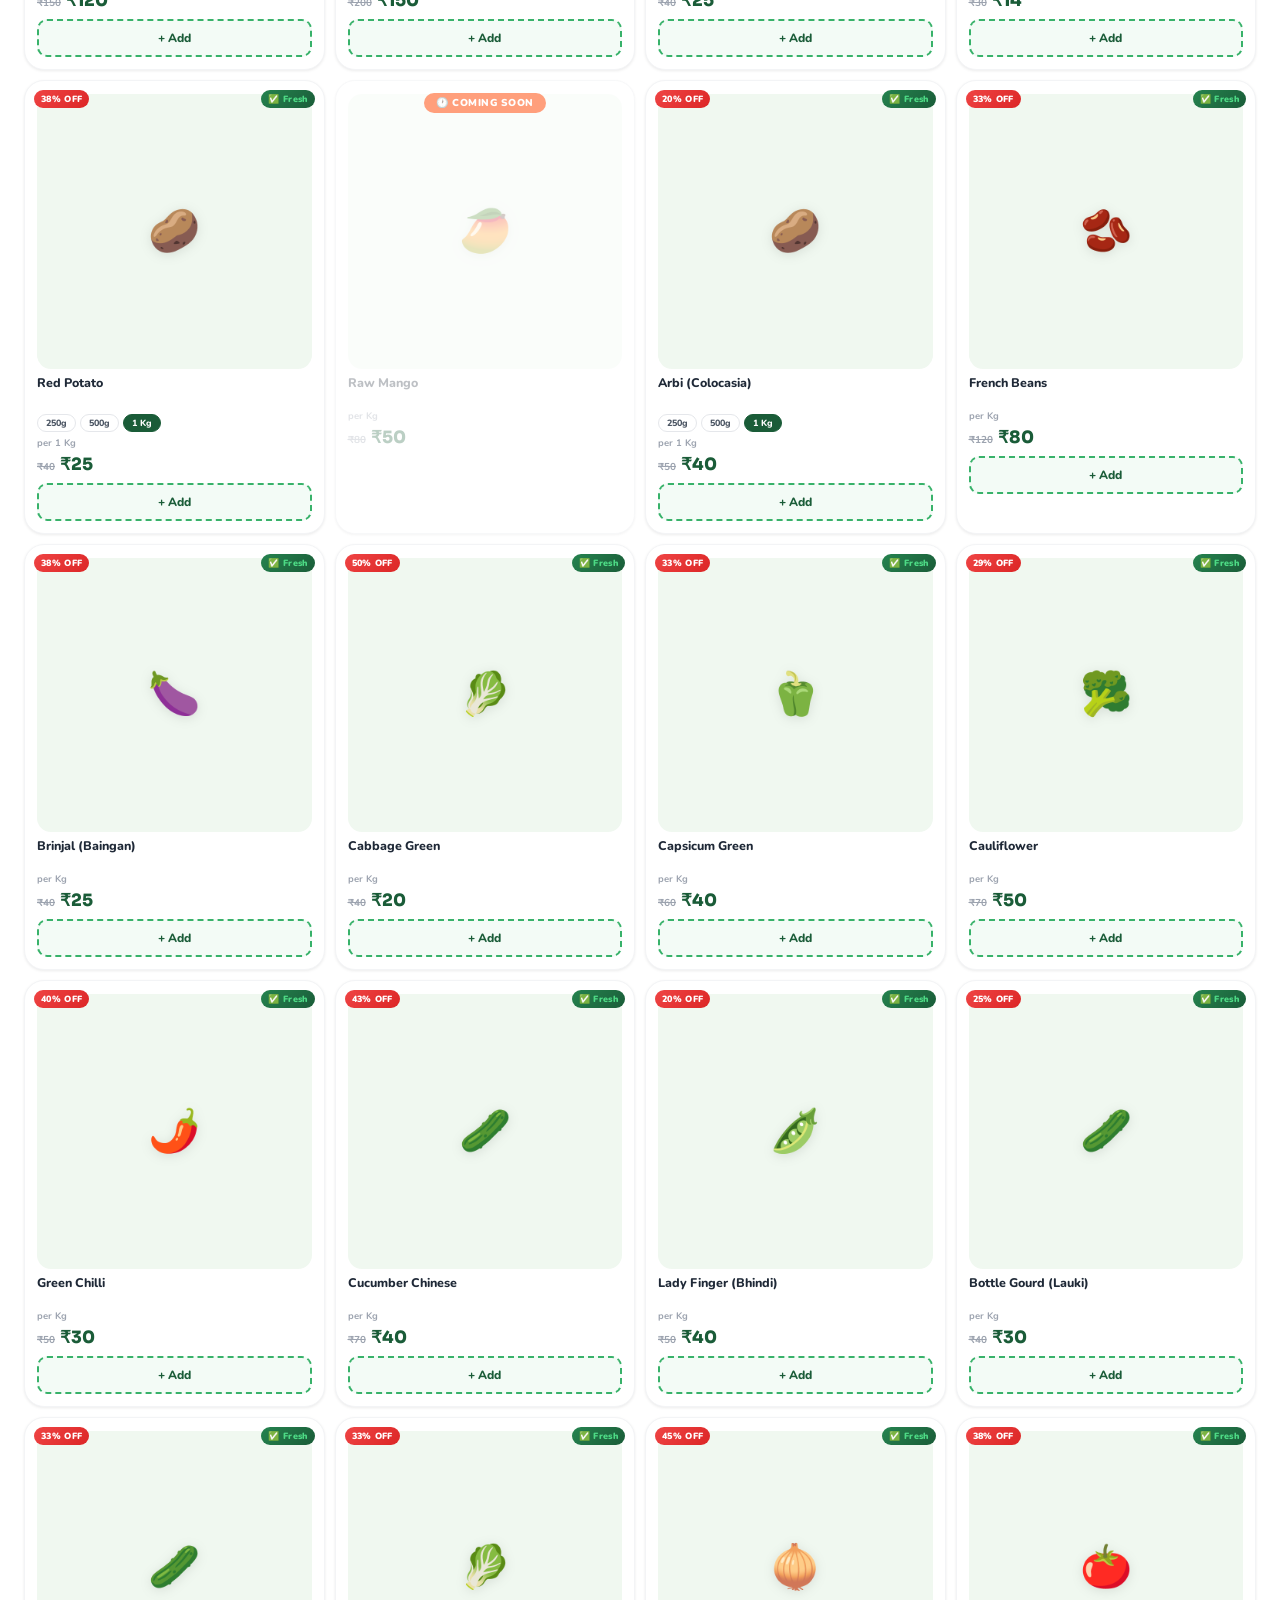
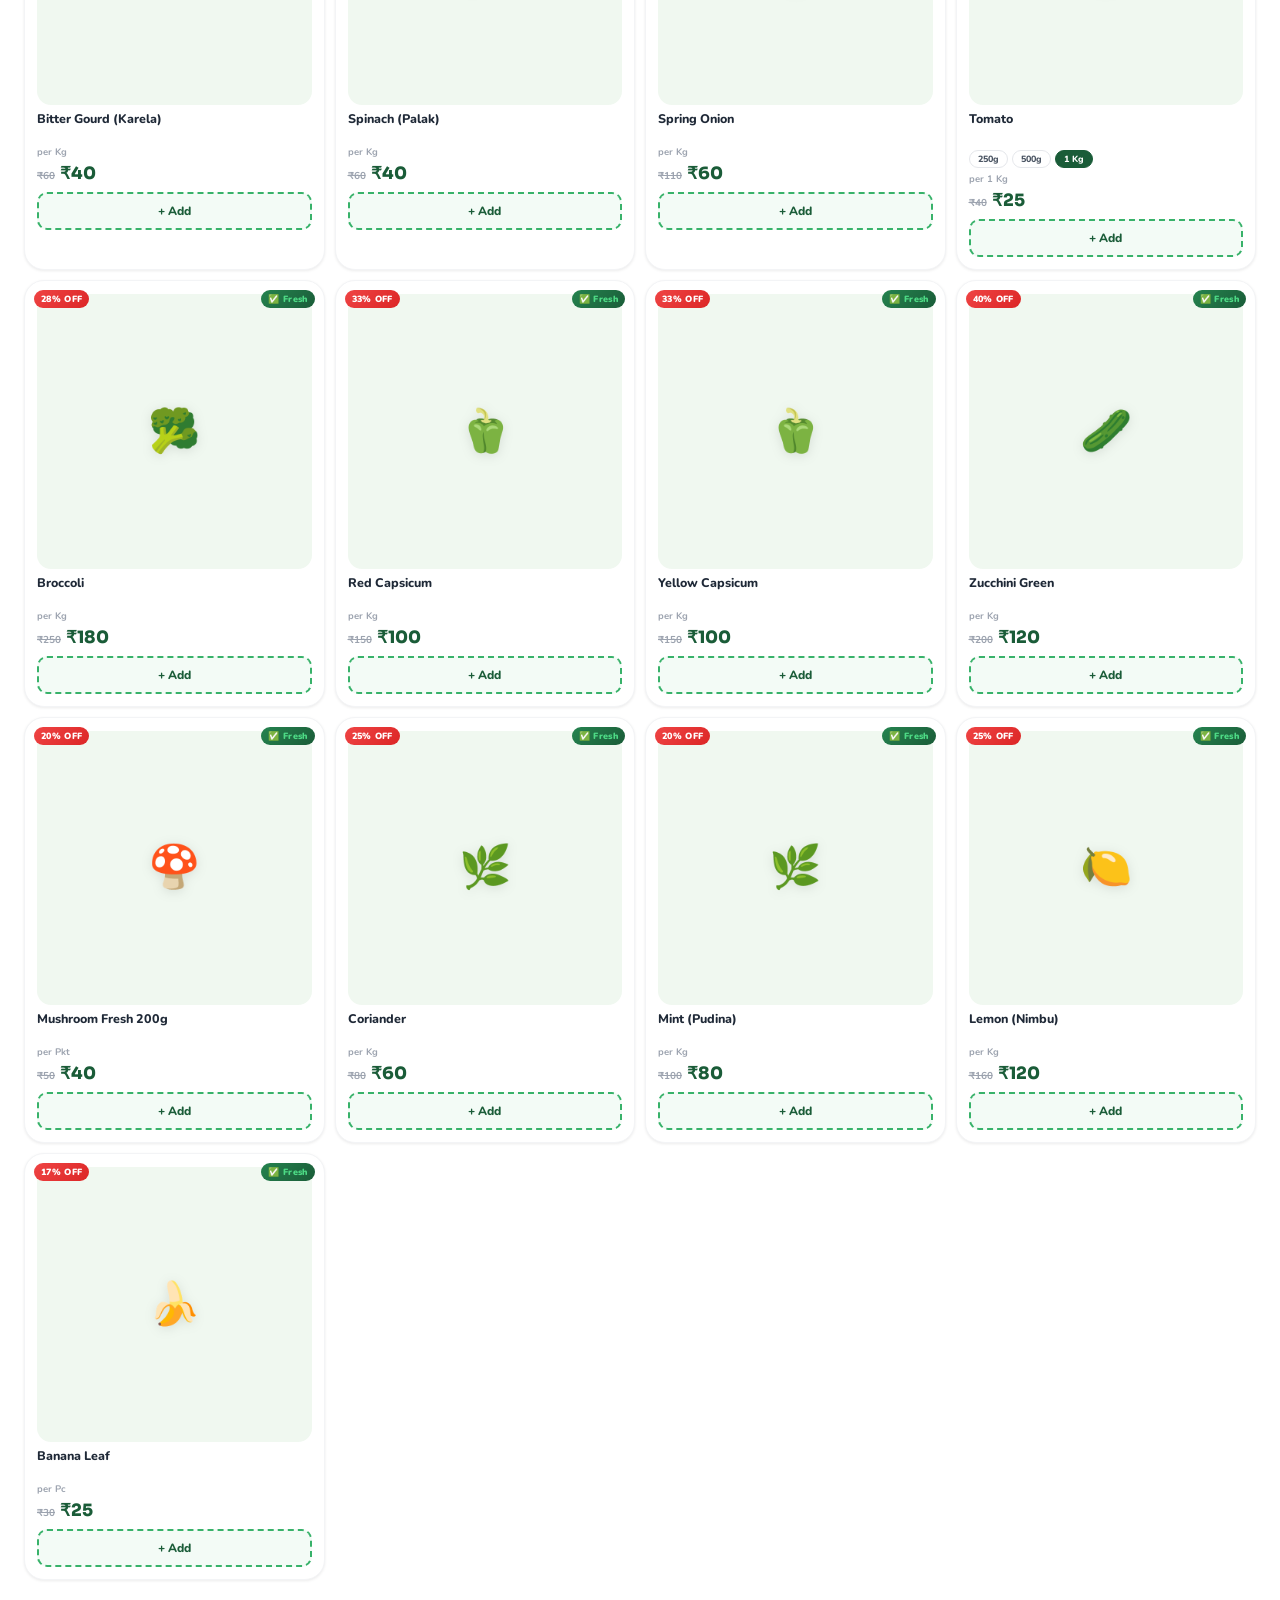
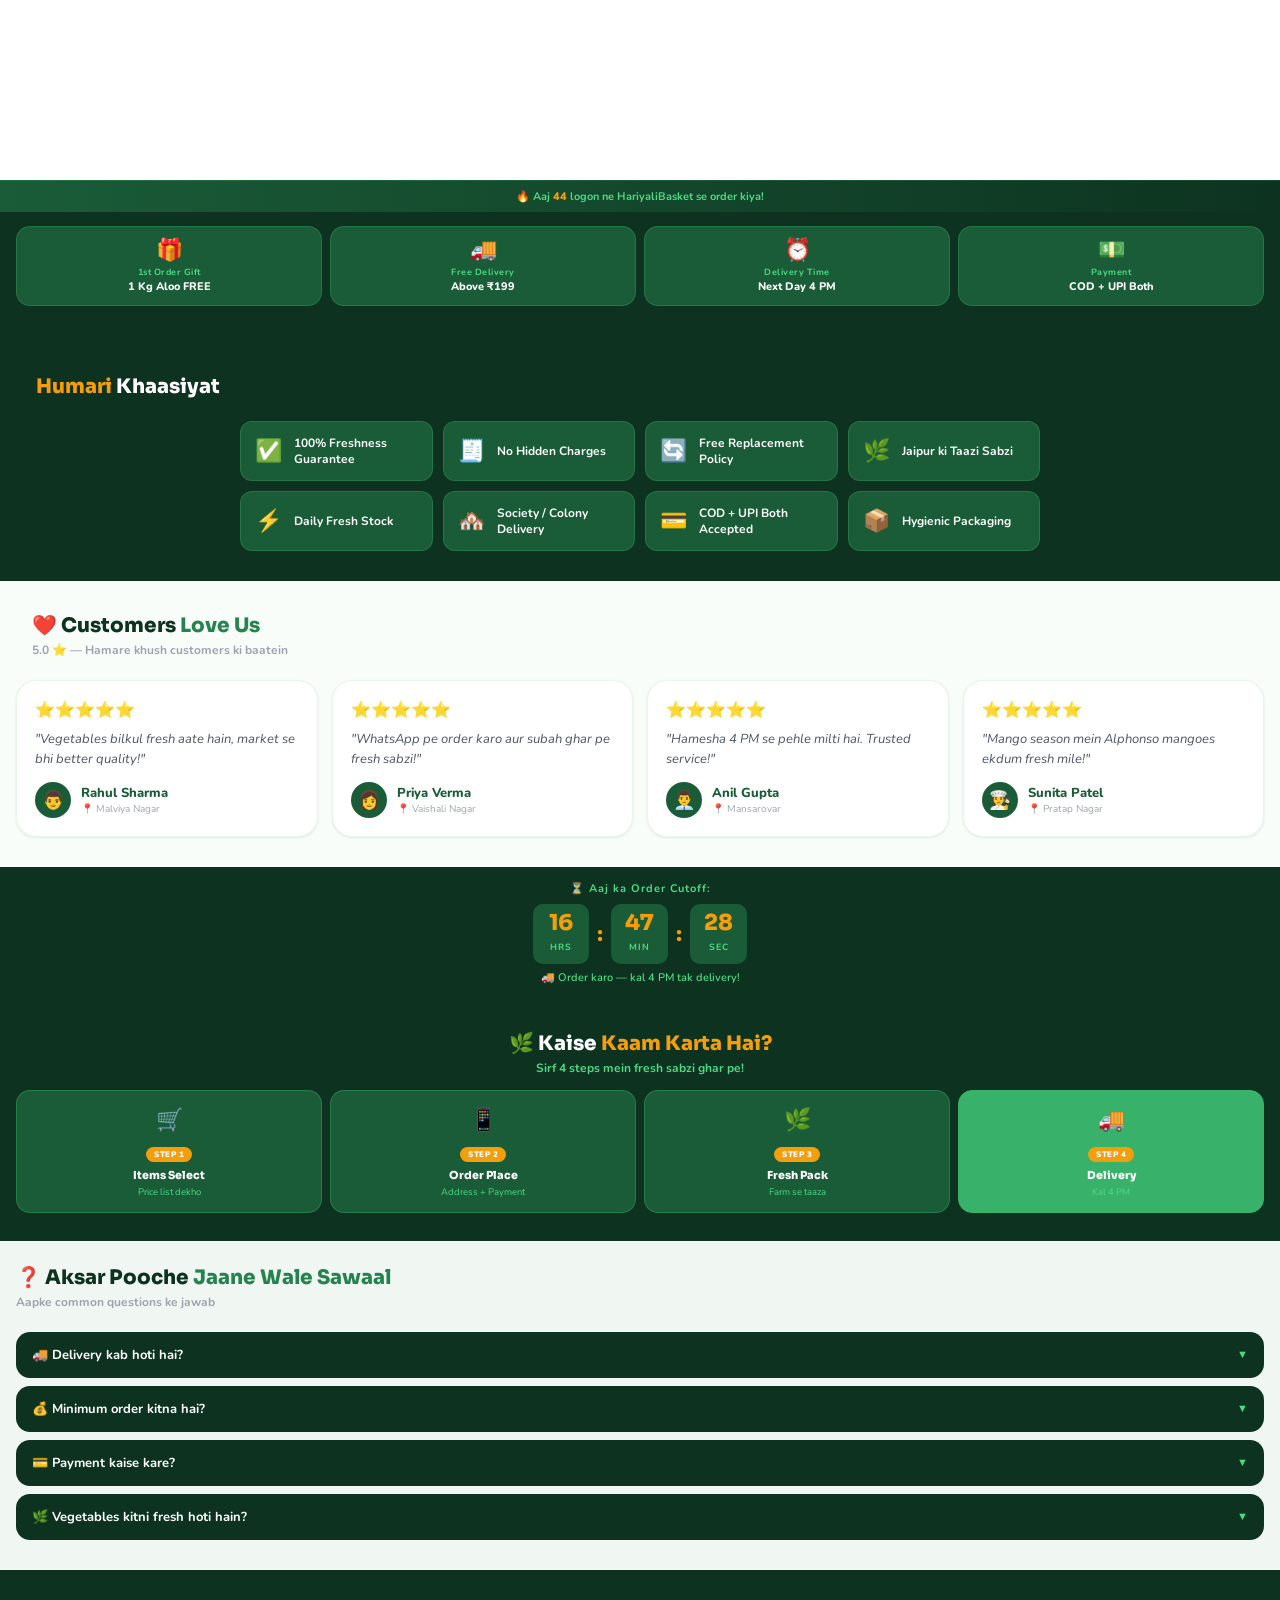
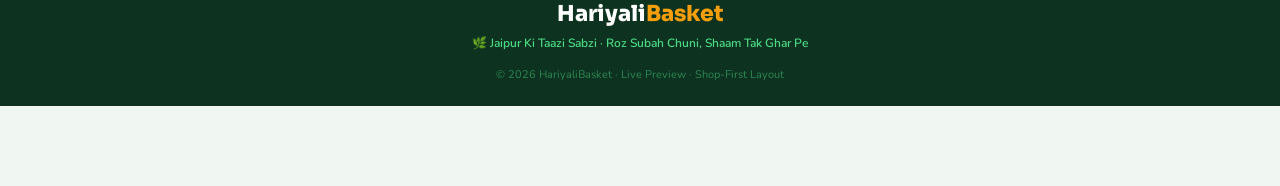
<file: preview/v2.html>
<!DOCTYPE html>
<html lang="en">
<head>
<meta charset="UTF-8">
<meta name="viewport" content="width=device-width, initial-scale=1, maximum-scale=1">
<title>HariyaliBasket v2 — Shop-First Layout (NEW)</title>
<meta name="theme-color" content="#0d3320">
<link href="https://fonts.googleapis.com/css2?family=Nunito:wght@400;600;700;800;900&family=Sora:wght@400;600;700;800&display=swap" rel="stylesheet">

<!-- Theme CSS — same as original, cache-bust v=6 for fresh compare -->
<link rel="stylesheet" href="../hariyalibasket-v2/assets/css/base.css?v=6">
<link rel="stylesheet" href="../hariyalibasket-v2/assets/css/layout.css?v=6">
<link rel="stylesheet" href="../hariyalibasket-v2/assets/css/products.css?v=6">
<link rel="stylesheet" href="../hariyalibasket-v2/assets/css/cart.css?v=6">
<link rel="stylesheet" href="../hariyalibasket-v2/assets/css/sections.css?v=6">
<link rel="stylesheet" href="../hariyalibasket-v2/assets/css/modals.css?v=6">
<link rel="stylesheet" href="../hariyalibasket-v2/assets/css/animations.css?v=6">
<link rel="stylesheet" href="../hariyalibasket-v2/assets/css/responsive.css?v=6">

<style>
/* ── Preview banner (this layout = SHOP-FIRST proposed) ── */
#hb-preview-banner {
  position: fixed; top: 0; left: 0; right: 0;
  background: linear-gradient(90deg,#10b981,#059669);
  color: #fff; font-size: 11px; font-weight: 800;
  text-align: center; padding: 6px 14px;
  z-index: 999999; letter-spacing: 0.3px;
}
#hb-preview-banner a {
  color: #fff; text-decoration: underline; margin-left: 8px;
}
body { padding-top: 28px; }
.hb-marquee { margin-top: 0; }

/* ── Compact Hero (smaller than original — no duplicate branding) ── */
.hb-hero-compact {
  background: linear-gradient(160deg, var(--green-deep) 60%, var(--green-dark));
  padding: 24px 20px 22px;
  text-align: center;
  position: relative;
  overflow: hidden;
}
.hb-hero-compact::before {
  content: '🌿';
  font-size: 140px;
  position: absolute;
  top: -25px; right: -25px;
  opacity: 0.05;
}
.hb-hero-compact .badge {
  display: inline-block;
  background: rgba(245,158,11,.15);
  border: 1px solid rgba(245,158,11,.4);
  color: var(--amber);
  font-size: 10px;
  font-weight: 800;
  padding: 4px 12px;
  border-radius: var(--radius-full);
  letter-spacing: 1px;
  margin-bottom: 10px;
}
.hb-hero-compact .tag {
  font-size: 14px;
  color: #fff;
  font-weight: 700;
  line-height: 1.5;
  margin: 0;
}
.hb-hero-compact .tag em { color: var(--amber); font-style: normal; }

/* ── Pincode top variant (prominent) ── */
.hb-pincode-top {
  background: linear-gradient(135deg, var(--amber), var(--amber-deep));
  padding: 18px 16px;
  position: relative;
  z-index: 2;
}
.hb-pincode-top .row {
  max-width: 480px; margin: 0 auto;
  display: flex; gap: 8px; align-items: center;
}
.hb-pincode-top .label {
  flex-shrink: 0;
  color: var(--green-deep);
  font-size: 13px;
  font-weight: 900;
  white-space: nowrap;
}
.hb-pincode-top input {
  flex: 1;
  padding: 10px 14px;
  border: 2px solid rgba(13,51,32,.2);
  border-radius: 10px;
  background: #fff;
  color: var(--gray-800);
  font-size: 13px;
  font-family: inherit;
  outline: none;
  font-weight: 700;
  min-width: 0;
}
.hb-pincode-top button {
  background: var(--green-deep);
  color: #fff;
  border: none;
  padding: 10px 16px;
  border-radius: 10px;
  font-size: 12px;
  font-weight: 900;
  white-space: nowrap;
  flex-shrink: 0;
}
#hb-pin-result-top { max-width: 480px; margin: 8px auto 0; }
#hb-pin-result-top.show { display: block; }
#hb-pin-result-top .ok {
  background: var(--green-dark); border: 1.5px solid var(--green-glow);
  border-radius: 10px; padding: 8px 12px; color: #fff;
  font-size: 12px; font-weight: 700; text-align: center;
}
#hb-pin-result-top .no {
  background: rgba(239,68,68,.15); border: 1.5px solid #ef4444;
  border-radius: 10px; padding: 8px 12px; color: #fff;
  font-size: 12px; font-weight: 700; text-align: center;
}
#hb-pin-result-top .no a { color: var(--amber); text-decoration: underline; }
</style>
</head>
<body>

<div id="hb-preview-banner">
  ✨ NEW LAYOUT — Shop-First · <a href="index.html">← Compare Original</a>
</div>

<!-- ── 1. MARQUEE ── -->
<div class="hb-marquee">
  <span class="hb-marquee-inner">
    🎁 Pehla Order: 1 Kg Aloo FREE! &nbsp;•&nbsp;
    🚚 ₹199+ pe FREE Delivery &nbsp;•&nbsp;
    ⚡ Kal 4 PM tak Delivery &nbsp;•&nbsp;
    💵 COD + UPI Available &nbsp;•&nbsp;
    🌿 100% Farm Fresh Guarantee &nbsp;•&nbsp;
    📱 WhatsApp: +91 80003 44554 &nbsp;&nbsp;
  </span>
</div>

<!-- ── 2. HEADER ── -->
<header class="hb-header">
  <a class="hb-logo" href="#">
    <div class="hb-logo-icon">🌿</div>
    <div class="hb-logo-text">
      <div class="hb-brand">Hariyali<em>Basket</em></div>
      <div class="hb-tagline">NATURE'S BEST · AT YOUR DOOR</div>
    </div>
  </a>
  <div class="hb-header-right">
    <div class="hb-header-badge">⚡ 4PM Delivery</div>
    <button class="hb-cart-btn" onclick="HBCheckout.open()" aria-label="Cart">
      🛒
      <span class="hb-cart-badge" id="hb-hdr-badge">0</span>
    </button>
    <button class="hb-menu-btn" onclick="HBNav.open()" aria-label="Menu">
      <span></span><span></span><span></span>
    </button>
  </div>
</header>

<!-- ── 3. COMPACT HERO (1-line tagline only — no duplicate brand) ── -->
<section class="hb-hero-compact">
  <div class="badge">🌿 Farm Fresh · Daily Delivery</div>
  <p class="tag">"Bacchon Ki Sehat, Buzurgon Ki Khushi —<br><em>Sab Kuch Ek Basket Mein"</em></p>
</section>

<!-- ── 4. ⭐ PINCODE CHECK AT TOP (most important question first) ── -->
<section class="hb-pincode-top">
  <div class="row">
    <span class="label">📍 Delivery?</span>
    <input id="hb-pin-input-top" type="text" placeholder="Pincode ya colony name" maxlength="80">
    <button onclick="checkPinTop()">Check ✓</button>
  </div>
  <div id="hb-pin-result-top"></div>
</section>

<!-- ── 5. REPEAT ORDER (returning customer fast-track) ── -->
<div id="hb-repeat-bar" style="display:none">
  <div class="hb-rb-text">
    <div class="hb-rb-label">🔁 Pichla Order</div>
    <div class="hb-rb-items" id="hb-rb-items"></div>
  </div>
  <button class="hb-rb-btn" onclick="HBExtras.repeatOrder()">Repeat</button>
</div>

<!-- ── 6. ⭐ PRODUCTS (the main event — visible in 2 scrolls) ── -->
<section id="hb-products" class="hb-products-section">
  <div class="hb-search-section">
    <div class="hb-search-box">
      <span class="hb-search-icon">🔍</span>
      <input id="hb-search-inp"
             type="search"
             name="hb-q-nosave-x9k2"
             placeholder="Aloo, Tamatar, Pyaaz dhundo... (try 'pyaj')"
             autocomplete="off"
             autocorrect="off"
             autocapitalize="off"
             spellcheck="false"
             inputmode="search"
             aria-autocomplete="list"
             role="combobox"
             aria-controls="hb-search-suggest"
             aria-expanded="false">
      <button class="hb-clear-btn" id="hb-clear-btn">✕</button>
    </div>
    <div id="hb-search-suggest" class="hb-search-suggest"></div>
  </div>
  <div class="hb-delivery-strip">
    <div class="hb-dstrip-pill active"><span>📍 Hanging Garden</span></div>
    <div class="hb-dstrip-pill"><span>🕐 Kal 4 PM</span></div>
    <div class="hb-dstrip-pill"><span>🚚 Free on ₹199+</span></div>
    <div class="hb-dstrip-pill"><span>🌿 100% Fresh</span></div>
  </div>
  <div class="hb-filter-bar" id="hb-filter-bar"></div>
  <div class="hb-section-hdr">
    <h2>Aaj ke <span>Deals</span> 🔥</h2>
    <small id="hb-prod-count">0 items</small>
  </div>
  <div id="hb-product-grid"></div>
</section>

<!-- ── 7. TRUST BAR (after seeing products = social proof works) ── -->
<div id="hb-trust-bar">
  🔥 Aaj <span id="hb-trust-num">47</span> logon ne HariyaliBasket se order kiya!
</div>

<!-- ── 8. INFO CARDS (now reinforces post-shopping) ── -->
<div class="hb-info-cards">
  <div class="hb-info-card"><div class="hb-ic-icon">🎁</div><div class="hb-ic-label">1st Order Gift</div><div class="hb-ic-val">1 Kg Aloo FREE</div></div>
  <div class="hb-info-card"><div class="hb-ic-icon">🚚</div><div class="hb-ic-label">Free Delivery</div><div class="hb-ic-val">Above ₹199</div></div>
  <div class="hb-info-card"><div class="hb-ic-icon">⏰</div><div class="hb-ic-label">Delivery Time</div><div class="hb-ic-val">Next Day 4 PM</div></div>
  <div class="hb-info-card"><div class="hb-ic-icon">💵</div><div class="hb-ic-label">Payment</div><div class="hb-ic-val">COD + UPI Both</div></div>
</div>

<!-- ── 9. FEATURES (8 trust points) ── -->
<section class="hb-features-section">
  <div class="hb-section-hdr"><h2 class="hb-h2-light">Humari <span>Khaasiyat</span></h2></div>
  <div class="hb-features-grid">
    <div class="hb-feat"><span>✅</span><span>100% Freshness Guarantee</span></div>
    <div class="hb-feat"><span>🧾</span><span>No Hidden Charges</span></div>
    <div class="hb-feat"><span>🔄</span><span>Free Replacement Policy</span></div>
    <div class="hb-feat"><span>🌿</span><span>Jaipur ki Taazi Sabzi</span></div>
    <div class="hb-feat"><span>⚡</span><span>Daily Fresh Stock</span></div>
    <div class="hb-feat"><span>🏘️</span><span>Society / Colony Delivery</span></div>
    <div class="hb-feat"><span>💳</span><span>COD + UPI Both Accepted</span></div>
    <div class="hb-feat"><span>📦</span><span>Hygienic Packaging</span></div>
  </div>
</section>

<!-- ── 10. REVIEWS (testimonials) ── -->
<section class="hb-reviews-section">
  <div class="hb-section-hdr"><h2>❤️ Customers <span>Love Us</span></h2><small>5.0 ⭐ — Hamare khush customers ki baatein</small></div>
  <div class="hb-reviews-grid">
    <div class="hb-review-card"><div class="hb-rc-stars">⭐⭐⭐⭐⭐</div><p>"Vegetables bilkul fresh aate hain, market se bhi better quality!"</p><div class="hb-rc-author"><div class="hb-rc-avatar">👨</div><div><div class="hb-rc-name">Rahul Sharma</div><div class="hb-rc-loc">📍 Malviya Nagar</div></div></div></div>
    <div class="hb-review-card"><div class="hb-rc-stars">⭐⭐⭐⭐⭐</div><p>"WhatsApp pe order karo aur subah ghar pe fresh sabzi!"</p><div class="hb-rc-author"><div class="hb-rc-avatar">👩</div><div><div class="hb-rc-name">Priya Verma</div><div class="hb-rc-loc">📍 Vaishali Nagar</div></div></div></div>
    <div class="hb-review-card"><div class="hb-rc-stars">⭐⭐⭐⭐⭐</div><p>"Hamesha 4 PM se pehle milti hai. Trusted service!"</p><div class="hb-rc-author"><div class="hb-rc-avatar">👨‍💼</div><div><div class="hb-rc-name">Anil Gupta</div><div class="hb-rc-loc">📍 Mansarovar</div></div></div></div>
    <div class="hb-review-card"><div class="hb-rc-stars">⭐⭐⭐⭐⭐</div><p>"Mango season mein Alphonso mangoes ekdum fresh mile!"</p><div class="hb-rc-author"><div class="hb-rc-avatar">👩‍🍳</div><div><div class="hb-rc-name">Sunita Patel</div><div class="hb-rc-loc">📍 Pratap Nagar</div></div></div></div>
  </div>
</section>

<!-- ── 11. COUNTDOWN (now urgency makes sense — user has seen value) ── -->
<div class="hb-countdown">
  <div class="hb-cd-label">⏳ Aaj ka Order Cutoff:</div>
  <div class="hb-cd-timer">
    <div class="hb-cd-unit"><span id="hb-cd-h">--</span><small>HRS</small></div>
    <div class="hb-cd-sep">:</div>
    <div class="hb-cd-unit"><span id="hb-cd-m">--</span><small>MIN</small></div>
    <div class="hb-cd-sep">:</div>
    <div class="hb-cd-unit"><span id="hb-cd-s">--</span><small>SEC</small></div>
  </div>
  <div class="hb-cd-note" id="hb-cd-note">⚡ Abhi order karo — kal 4 PM tak delivery!</div>
</div>

<!-- ── 12. HOW IT WORKS (for new/confused users — lower priority) ── -->
<section class="hb-how-section">
  <div class="hb-section-hdr">
    <h2>🌿 Kaise <span>Kaam Karta Hai?</span></h2>
    <small>Sirf 4 steps mein fresh sabzi ghar pe!</small>
  </div>
  <div class="hb-how-steps">
    <div class="hb-step-card"><div class="hb-step-icon">🛒</div><div class="hb-step-num">STEP 1</div><h3>Items Select</h3><p>Price list dekho</p></div>
    <div class="hb-step-card"><div class="hb-step-icon">📱</div><div class="hb-step-num">STEP 2</div><h3>Order Place</h3><p>Address + Payment</p></div>
    <div class="hb-step-card"><div class="hb-step-icon">🌿</div><div class="hb-step-num">STEP 3</div><h3>Fresh Pack</h3><p>Farm se taaza</p></div>
    <div class="hb-step-card hb-step-card-active"><div class="hb-step-icon">🚚</div><div class="hb-step-num">STEP 4</div><h3>Delivery</h3><p>Kal 4 PM</p></div>
  </div>
</section>

<!-- ── 13. FAQ (questions answered) ── -->
<section id="hb-section-faq" class="hb-modal-source" style="display:block">
  <div class="hb-section-hdr"><h2>❓ Aksar Pooche <span>Jaane Wale Sawaal</span></h2><small>Aapke common questions ke jawab</small></div>
  <div class="hb-faq-list">
    <div class="hb-faq-item"><div class="hb-faq-q">🚚 Delivery kab hoti hai? <span class="hb-faq-arrow">▼</span></div><div class="hb-faq-a">Order karo aaj raat 10 PM tak — delivery hogi kal 4 PM se pehle.</div></div>
    <div class="hb-faq-item"><div class="hb-faq-q">💰 Minimum order kitna hai? <span class="hb-faq-arrow">▼</span></div><div class="hb-faq-a">Koi minimum order nahi! ₹199 se upar order par FREE delivery.</div></div>
    <div class="hb-faq-item"><div class="hb-faq-q">💳 Payment kaise kare? <span class="hb-faq-arrow">▼</span></div><div class="hb-faq-a">Cash on Delivery (COD) aur UPI dono accepted hain.</div></div>
    <div class="hb-faq-item"><div class="hb-faq-q">🌿 Vegetables kitni fresh hoti hain? <span class="hb-faq-arrow">▼</span></div><div class="hb-faq-a">📦 Har Roz Naya Stock — Packed With Care, Delivered Fresh.</div></div>
  </div>
</section>

<!-- ── 14. FOOTER ── -->
<footer class="hb-footer">
  <div class="hb-footer-logo">Hariyali<span>Basket</span></div>
  <div class="hb-footer-tag">🌿 Jaipur Ki Taazi Sabzi · Roz Subah Chuni, Shaam Tak Ghar Pe</div>
  <div class="hb-footer-copy">© 2026 HariyaliBasket · Live Preview · Shop-First Layout</div>
</footer>

<!-- ── FLOATING UI: cart bar, drawer, checkout, success, bottom nav, hamburger ── -->
<div id="hb-cart-bar">
  <div class="hb-meter-wrap">
    <div class="hb-meter-labels"><span id="hb-meter-txt">🚚 Free delivery ke liye add karo</span><span id="hb-meter-pct">0%</span></div>
    <div class="hb-meter-track"><div class="hb-meter-fill" id="hb-meter-fill"></div></div>
  </div>
  <div class="hb-cart-row">
    <div class="hb-cart-info" onclick="HBCart.toggleDrawer()">
      <div class="hb-cart-items-txt" id="hb-cart-items-txt">0 items</div>
      <div class="hb-cart-total-txt" id="hb-cart-total-txt">₹0</div>
    </div>
    <button class="hb-checkout-trigger" onclick="HBCheckout.open()">Place Order <span>→</span></button>
  </div>
</div>

<div id="hb-cart-drawer">
  <div class="hb-cd-handle"></div>
  <div class="hb-cd-head"><h3>🛒 Aapka Cart</h3><button class="hb-cd-clear" onclick="HBCart.clear()">🗑 Clear</button></div>
  <div id="hb-cart-items"></div>
</div>

<div id="hb-overlay" onclick="HBCheckout.close()"></div>
<div id="hb-checkout-sheet">
  <div class="hb-sheet-top">
    <div class="hb-drag-handle"></div>
    <div class="hb-step-bar">
      <div class="hb-step-node"><div class="hb-step-circle active" id="hb-sc1">1</div><div class="hb-step-label active" id="hb-sl1">CART</div></div>
      <div class="hb-step-line" id="hb-sline1"></div>
      <div class="hb-step-node"><div class="hb-step-circle" id="hb-sc2">2</div><div class="hb-step-label" id="hb-sl2">ADDRESS</div></div>
      <div class="hb-step-line" id="hb-sline2"></div>
      <div class="hb-step-node"><div class="hb-step-circle" id="hb-sc3">3</div><div class="hb-step-label" id="hb-sl3">PAYMENT</div></div>
    </div>
    <div class="hb-sheet-hdr"><h3 class="hb-sheet-title" id="hb-sheet-title">🛒 Your Cart</h3><button class="hb-sheet-close" onclick="HBCheckout.close()">✕</button></div>
  </div>
  <div class="hb-step-panel active" id="hb-panel1">
    <div id="hb-co-items"></div>
    <div class="hb-bill-card">
      <div class="hb-bill-title">📋 BILL SUMMARY</div>
      <div class="hb-bill-row"><span>Item Total (MRP)</span><span id="hb-b-mrp">₹0</span></div>
      <div class="hb-bill-row hb-saving"><span>🎉 You Save</span><span id="hb-b-save">−₹0</span></div>
      <div class="hb-bill-row"><span>Delivery Fee</span><span id="hb-b-del">₹69</span></div>
      <hr class="hb-bill-dash">
      <div class="hb-bill-row hb-grand"><span>Grand Total</span><span id="hb-b-grand">₹0</span></div>
    </div>
    <div class="hb-delivery-tag">
      <span class="hb-dt-icon">⏰</span>
      <div><div class="hb-dt-main">Expected Delivery</div><div class="hb-dt-sub">Tomorrow before 4:00 PM</div></div>
      <span class="hb-dt-fast">FAST</span>
    </div>
  </div>
  <div class="hb-sheet-footer show" id="hb-foot1">
    <button class="hb-primary-btn hb-btn-green" onclick="HBCheckout.go(2)">Proceed to Delivery →</button>
  </div>
  <div class="hb-step-panel" id="hb-panel2">
    <div class="hb-saved-addr" id="hb-saved-addr" onclick="HBAddress.edit()">
      <div class="hb-sa-row">
        <div><div class="hb-sa-label">📍 SAVED ADDRESS</div><div id="hb-saved-addr-text" class="hb-sa-text"></div></div>
        <span class="hb-sa-change">Change</span>
      </div>
    </div>
    <div id="hb-addr-form">
      <div class="hb-form-section-label">📍 DELIVERY ADDRESS</div>
      <div class="hb-form-group">
        <input id="hb-f-name" class="hb-field" type="text" placeholder="Full Name *">
        <div class="hb-soc-wrap">
          <input id="hb-f-soc" class="hb-field" type="text" placeholder="Society / Colony *" readonly onclick="HBAddress.toggleDD()">
          <span class="hb-soc-arrow">▼</span>
          <div class="hb-soc-dropdown" id="hb-soc-dd">
            <div class="hb-soc-search-wrap"><input class="hb-soc-search" id="hb-soc-q" type="text" placeholder="🔍 Search colony..."></div>
            <div class="hb-soc-list" id="hb-soc-list"></div>
            <div class="hb-soc-footer"><button class="hb-add-soc-btn" type="button" onclick="HBAddress.addCustom()">+ Add Your Colony</button></div>
          </div>
        </div>
        <div class="hb-field-grid">
          <input id="hb-f-block" class="hb-field" type="text" placeholder="Block / Tower">
          <input id="hb-f-flat" class="hb-field" type="text" placeholder="Flat / House No.">
        </div>
        <input id="hb-f-phone" class="hb-field" type="tel" placeholder="Mobile Number *" maxlength="10">
      </div>
      <label class="hb-save-row"><input type="checkbox" id="hb-save-chk" checked><span>Save this address for next time</span></label>
    </div>
  </div>
  <div class="hb-sheet-footer" id="hb-foot2">
    <button class="hb-primary-btn hb-btn-green" onclick="HBAddress.validate()">Choose Payment →</button>
  </div>
  <div class="hb-step-panel" id="hb-panel3">
    <div class="hb-form-section-label">💳 PAYMENT METHOD</div>
    <div class="hb-pay-card selected" id="hb-pay-cod" onclick="HBCheckout.pickPay('cod')">
      <div class="hb-pay-inner">
        <div class="hb-pay-icon" style="background:#dcfce7">💵</div>
        <div><div class="hb-pay-title">Cash on Delivery</div><div class="hb-pay-sub">Pay when your order arrives</div></div>
        <div class="hb-pay-radio on" id="hb-radio-cod"><div class="hb-pay-dot"></div></div>
      </div>
    </div>
    <div class="hb-pay-card" id="hb-pay-upi" onclick="HBCheckout.pickPay('upi')">
      <div class="hb-pay-inner">
        <div class="hb-pay-icon" style="background:#ede9fe">📲</div>
        <div><div class="hb-pay-title">UPI / Online Payment</div><div class="hb-pay-sub">GPay · PhonePe · Paytm</div></div>
        <div class="hb-pay-radio" id="hb-radio-upi"></div>
      </div>
    </div>
    <div class="hb-upi-expand" id="hb-upi-expand">
      <div class="hb-upi-step">📲 STEP 1 — Pay to this UPI ID</div>
      <div class="hb-upi-card">
        <div class="hb-upi-hint">UPI ID</div>
        <div class="hb-upi-val">imanohar07773@ybl</div>
        <button class="hb-copy-btn" type="button" onclick="HBCheckout.copyUPI()">📋 Copy UPI ID</button>
      </div>
      <div class="hb-upi-step">✅ STEP 2 — Enter Transaction ID</div>
      <input id="hb-f-txn" class="hb-field" type="text" placeholder="Transaction ID">
      <div class="hb-upi-tip">💡 GPay / PhonePe app mein milti hai</div>
    </div>
    <div class="hb-captcha-wrap">
      <div class="hb-captcha-label">🔒 Bot Check (spam prevention)</div>
      <div class="hb-captcha-row">
        <span class="hb-captcha-q" id="hb-cap-q">5 + 3 = ?</span>
        <input id="hb-cap-v" class="hb-field hb-cap-input" type="number" placeholder="Answer" inputmode="numeric">
      </div>
    </div>
    <div class="hb-order-mini">
      <div class="hb-om-label">ORDER TOTAL</div>
      <div class="hb-om-row"><span class="hb-om-count" id="hb-mini-count"></span><span class="hb-om-total" id="hb-mini-total"></span></div>
    </div>
  </div>
  <div class="hb-sheet-footer" id="hb-foot3">
    <button class="hb-primary-btn hb-btn-amber" id="hb-place-btn" onclick="HBCheckout.place()">
      <span id="hb-place-btn-txt">🎉 Place Order</span>
    </button>
  </div>
</div>

<div id="hb-success-screen">
  <div class="hb-success-bg">
    <div class="hb-success-top">
      <div class="hb-success-ring"><span>✅</span></div>
      <div class="hb-success-title">Order Placed!</div>
      <div class="hb-success-sub">Delivery kal 4 PM se pehle 🚚</div>
    </div>
    <div class="hb-success-card">
      <div class="hb-oid-row">
        <div><div class="hb-oid-label">ORDER ID</div><div class="hb-oid-val" id="hb-s-orderid"></div></div>
        <button class="hb-oid-copy" onclick="HBCheckout.copyOrderId()">Copy</button>
      </div>
      <div id="hb-s-details"></div>
    </div>
    <div class="hb-success-actions">
      <button class="hb-wa-notify-btn" id="hb-wa-btn" onclick="HBCheckout.notifyWA()">💬 Also Notify on WhatsApp</button>
      <button class="hb-continue-btn" onclick="HBCheckout.closeSuccess()">🛒 Continue Shopping</button>
    </div>
  </div>
</div>

<nav class="hb-bottom-nav" id="hb-bottom-nav">
  <a class="hb-bn-item active" onclick="HBNav.scrollTo('home')"><div class="hb-bn-icon">🏠</div><div class="hb-bn-label">Home</div></a>
  <a class="hb-bn-item" onclick="HBNav.scrollTo('products')"><div class="hb-bn-icon">🛒</div><div class="hb-bn-label">Shop</div></a>
  <a class="hb-bn-item hb-bn-cart" onclick="HBCart.toggleDrawer()"><div class="hb-bn-icon">🧺<span class="hb-bn-badge" id="hb-bn-cart-badge">0</span></div><div class="hb-bn-label">Cart</div></a>
  <a class="hb-bn-item" onclick="alert('Real install pe — admin dashboard mein orders milenge')"><div class="hb-bn-icon">📦</div><div class="hb-bn-label">Orders</div></a>
  <a class="hb-bn-item" onclick="alert('Real install pe — login page')"><div class="hb-bn-icon">👤</div><div class="hb-bn-label">Account</div></a>
</nav>

<div id="hb-nav-overlay" onclick="HBNav.close()"></div>
<aside id="hb-nav-drawer">
  <div class="hb-nd-head">
    <div class="hb-nd-brand">Hariyali<span>Basket</span></div>
    <button class="hb-nd-close" onclick="HBNav.close()">✕</button>
  </div>
  <nav class="hb-nd-links">
    <button class="hb-nd-link" onclick="HBNav.scrollTo('home')"><span>🏠</span> Home</button>
    <button class="hb-nd-link" onclick="HBNav.scrollTo('products')"><span>🛒</span> Products</button>
    <button class="hb-nd-link" onclick="alert('Section preview')"><span>🌿</span> About Us</button>
    <button class="hb-nd-link" onclick="alert('Section preview')"><span>📝</span> Blog &amp; Recipes</button>
    <button class="hb-nd-link" onclick="alert('Section preview')"><span>❤️</span> Wishlist</button>
    <button class="hb-nd-link" onclick="document.getElementById('hb-section-faq').scrollIntoView({behavior:'smooth'});HBNav.close()"><span>❓</span> FAQ</button>
    <button class="hb-nd-link" onclick="alert('Real install pe contact details aayenge')"><span>📞</span> Contact</button>
    <a class="hb-nd-link hb-nd-wa" href="https://wa.me/918000344554" target="_blank"><span>💬</span> WhatsApp Order</a>
  </nav>
  <div class="hb-nd-foot">© 2026 HariyaliBasket 🌿</div>
</aside>

<div id="hb-section-modal"></div>
<div id="hb-toast"></div>
<div id="hb-fly-mount"></div>
<div id="hb-leaves-mount"></div>

<!-- ── DEMO DATA (same as original) ── -->
<script>
window.HB = {
  ajaxUrl: '#preview-mode', nonce: 'preview',
  wa: '918000344554', upi: 'imanohar07773@ybl',
  minFree: 199, deliveryFee: 69, sheetUrl: '', homeUrl: '#'
};
window.HB_SOCIETIES = ['Hanging Garden','Vaishali Nagar','Malviya Nagar','Mansarovar','Pratap Nagar','Jagatpura','Sanganer','Civil Lines','Bani Park','Raja Park'];

window.HB_PRODUCTS = [
  {id:1,name:'Apple Green Imp.',cat:'Fruits',uom:'Kg',mrp:280,sp:220,img:'',stock:'in',variants:[]},
  {id:2,name:'Apple Himachal',cat:'Fruits',uom:'Kg',mrp:200,sp:160,img:'',stock:'in',variants:[]},
  {id:3,name:'Avocado Local',cat:'Fruits',uom:'Pc',mrp:150,sp:120,img:'',stock:'in',variants:[]},
  {id:4,name:'Banana',cat:'Fruits',uom:'Kg',mrp:50,sp:40,img:'',stock:'in',variants:[]},
  {id:5,name:'Chikoo',cat:'Fruits',uom:'Kg',mrp:80,sp:60,img:'',stock:'in',variants:[]},
  {id:6,name:'Coconut Dhab',cat:'Fruits',uom:'Pc',mrp:100,sp:70,img:'',stock:'in',variants:[]},
  {id:7,name:'Dragon Fruit',cat:'Fruits',uom:'Pc',mrp:110,sp:90,img:'',stock:'in',variants:[]},
  {id:8,name:'Guava (Desi)',cat:'Fruits',uom:'Kg',mrp:90,sp:60,img:'',stock:'in',variants:[]},
  {id:9,name:'Jamun',cat:'Fruits',uom:'Kg',mrp:200,sp:140,img:'',stock:'in',variants:[]},
  {id:10,name:'Kiwi Fresh',cat:'Fruits',uom:'Pc',mrp:45,sp:40,img:'',stock:'in',variants:[]},
  {id:11,name:'Mango Alphonso',cat:'Fruits',uom:'Kg',mrp:220,sp:160,img:'',stock:'in',variants:[]},
  {id:12,name:'Mango Langra',cat:'Fruits',uom:'Kg',mrp:130,sp:90,img:'',stock:'in',variants:[]},
  {id:13,name:'Mango Safeda',cat:'Fruits',uom:'Kg',mrp:100,sp:70,img:'',stock:'in',variants:[]},
  {id:14,name:'Papaya Fresh',cat:'Fruits',uom:'Kg',mrp:60,sp:45,img:'',stock:'in',variants:[]},
  {id:15,name:'Pineapple Fresh',cat:'Fruits',uom:'Pc',mrp:90,sp:70,img:'',stock:'in',variants:[]},
  {id:16,name:'Pomegranate (Anar)',cat:'Fruits',uom:'Kg',mrp:260,sp:200,img:'',stock:'in',variants:[]},
  {id:17,name:'Sweet Lime (Mosambi)',cat:'Fruits',uom:'Kg',mrp:80,sp:60,img:'',stock:'in',variants:[]},
  {id:18,name:'Watermelon',cat:'Fruits',uom:'Pc',mrp:80,sp:50,img:'',stock:'in',variants:[]},
  {id:19,name:'Beetroot',cat:'Root Vegetables',uom:'Kg',mrp:50,sp:30,img:'',stock:'in',variants:[{size:'250g',sp:8,mrp:13},{size:'500g',sp:15,mrp:25},{size:'1 Kg',sp:30,mrp:50}]},
  {id:20,name:'Carrot',cat:'Root Vegetables',uom:'Kg',mrp:50,sp:30,img:'',stock:'in',variants:[{size:'250g',sp:8,mrp:13},{size:'500g',sp:15,mrp:25},{size:'1 Kg',sp:30,mrp:50}]},
  {id:21,name:'Garlic',cat:'Root Vegetables',uom:'Kg',mrp:150,sp:120,img:'',stock:'in',variants:[{size:'250g',sp:30,mrp:38},{size:'500g',sp:60,mrp:75},{size:'1 Kg',sp:120,mrp:150}]},
  {id:22,name:'Ginger',cat:'Root Vegetables',uom:'Kg',mrp:200,sp:150,img:'',stock:'in',variants:[{size:'250g',sp:38,mrp:50},{size:'500g',sp:75,mrp:100},{size:'1 Kg',sp:150,mrp:200}]},
  {id:23,name:'Onion',cat:'Root Vegetables',uom:'Kg',mrp:40,sp:25,img:'',stock:'in',variants:[{size:'250g',sp:6,mrp:10},{size:'500g',sp:13,mrp:20},{size:'1 Kg',sp:25,mrp:40}]},
  {id:24,name:'Potato',cat:'Root Vegetables',uom:'Kg',mrp:30,sp:14,img:'',stock:'in',variants:[{size:'250g',sp:4,mrp:8},{size:'500g',sp:7,mrp:15},{size:'1 Kg',sp:14,mrp:30}]},
  {id:25,name:'Red Potato',cat:'Root Vegetables',uom:'Kg',mrp:40,sp:25,img:'',stock:'in',variants:[{size:'250g',sp:6,mrp:10},{size:'500g',sp:13,mrp:20},{size:'1 Kg',sp:25,mrp:40}]},
  {id:26,name:'Raw Mango',cat:'Root Vegetables',uom:'Kg',mrp:80,sp:50,img:'',stock:'out',variants:[]},
  {id:27,name:'Arbi (Colocasia)',cat:'Green Vegetables',uom:'Kg',mrp:50,sp:40,img:'',stock:'in',variants:[{size:'250g',sp:10,mrp:13},{size:'500g',sp:20,mrp:25},{size:'1 Kg',sp:40,mrp:50}]},
  {id:28,name:'French Beans',cat:'Green Vegetables',uom:'Kg',mrp:120,sp:80,img:'',stock:'in',variants:[]},
  {id:29,name:'Brinjal (Baingan)',cat:'Green Vegetables',uom:'Kg',mrp:40,sp:25,img:'',stock:'in',variants:[]},
  {id:30,name:'Cabbage Green',cat:'Green Vegetables',uom:'Kg',mrp:40,sp:20,img:'',stock:'in',variants:[]},
  {id:31,name:'Capsicum Green',cat:'Green Vegetables',uom:'Kg',mrp:60,sp:40,img:'',stock:'in',variants:[]},
  {id:32,name:'Cauliflower',cat:'Green Vegetables',uom:'Kg',mrp:70,sp:50,img:'',stock:'in',variants:[]},
  {id:33,name:'Green Chilli',cat:'Green Vegetables',uom:'Kg',mrp:50,sp:30,img:'',stock:'in',variants:[]},
  {id:34,name:'Cucumber Chinese',cat:'Green Vegetables',uom:'Kg',mrp:70,sp:40,img:'',stock:'in',variants:[]},
  {id:35,name:'Lady Finger (Bhindi)',cat:'Green Vegetables',uom:'Kg',mrp:50,sp:40,img:'',stock:'in',variants:[]},
  {id:36,name:'Bottle Gourd (Lauki)',cat:'Green Vegetables',uom:'Kg',mrp:40,sp:30,img:'',stock:'in',variants:[]},
  {id:37,name:'Bitter Gourd (Karela)',cat:'Green Vegetables',uom:'Kg',mrp:60,sp:40,img:'',stock:'in',variants:[]},
  {id:38,name:'Spinach (Palak)',cat:'Green Vegetables',uom:'Kg',mrp:60,sp:40,img:'',stock:'in',variants:[]},
  {id:39,name:'Spring Onion',cat:'Green Vegetables',uom:'Kg',mrp:110,sp:60,img:'',stock:'in',variants:[]},
  {id:40,name:'Tomato',cat:'Green Vegetables',uom:'Kg',mrp:40,sp:25,img:'',stock:'in',variants:[{size:'250g',sp:6,mrp:10},{size:'500g',sp:13,mrp:20},{size:'1 Kg',sp:25,mrp:40}]},
  {id:41,name:'Broccoli',cat:'Green Vegetables',uom:'Kg',mrp:250,sp:180,img:'',stock:'in',variants:[]},
  {id:42,name:'Red Capsicum',cat:'Green Vegetables',uom:'Kg',mrp:150,sp:100,img:'',stock:'in',variants:[]},
  {id:43,name:'Yellow Capsicum',cat:'Green Vegetables',uom:'Kg',mrp:150,sp:100,img:'',stock:'in',variants:[]},
  {id:44,name:'Zucchini Green',cat:'Green Vegetables',uom:'Kg',mrp:200,sp:120,img:'',stock:'in',variants:[]},
  {id:45,name:'Mushroom Fresh 200g',cat:'Exotic & Packed',uom:'Pkt',mrp:50,sp:40,img:'',stock:'in',variants:[]},
  {id:46,name:'Coriander',cat:'Herbs & Leafy',uom:'Kg',mrp:80,sp:60,img:'',stock:'in',variants:[]},
  {id:47,name:'Mint (Pudina)',cat:'Herbs & Leafy',uom:'Kg',mrp:100,sp:80,img:'',stock:'in',variants:[]},
  {id:48,name:'Lemon (Nimbu)',cat:'Herbs & Leafy',uom:'Kg',mrp:160,sp:120,img:'',stock:'in',variants:[]},
  {id:49,name:'Banana Leaf',cat:'Herbs & Leafy',uom:'Pc',mrp:30,sp:25,img:'',stock:'in',variants:[]}
];
</script>

<!-- Theme JS -->
<script src="../hariyalibasket-v2/assets/js/main.js?v=6"></script>
<script src="../hariyalibasket-v2/assets/js/products.js?v=6"></script>
<script src="../hariyalibasket-v2/assets/js/search.js?v=6"></script>
<script src="../hariyalibasket-v2/assets/js/cart.js?v=6"></script>
<script src="../hariyalibasket-v2/assets/js/checkout.js?v=6"></script>
<script src="../hariyalibasket-v2/assets/js/extras.js?v=6"></script>

<!-- Top pincode check + checkout preview-mode override -->
<script>
// Top pincode check
window.checkPinTop = function() {
  var input = document.getElementById('hb-pin-input-top');
  var resultEl = document.getElementById('hb-pin-result-top');
  if (!input || !resultEl) return;
  var val = input.value.trim().toLowerCase();
  if (!val) { HBUtils.toast('Pincode ya colony name daalein!'); return; }
  var areas = (window.HB_SOCIETIES || []).map(function(s){ return s.toLowerCase(); });
  var pincodes = ['302017','302026','302020','302013','302018','302019','302015','302016','302021'];
  var ok = false;
  for (var i = 0; i < areas.length; i++) {
    if (val.indexOf(areas[i]) !== -1 || areas[i].indexOf(val) !== -1) { ok = true; break; }
  }
  if (!ok) {
    for (var j = 0; j < pincodes.length; j++) { if (val === pincodes[j]) { ok = true; break; } }
  }
  resultEl.classList.add('show');
  if (ok) {
    resultEl.innerHTML = '<div class="ok">🎉 Hum aapke area mein deliver karte hain! ₹199+ pe FREE</div>';
  } else {
    var wa = (window.HB && HB.wa) || '918000344554';
    resultEl.innerHTML = '<div class="no">😕 Abhi delivery nahi — <a href="https://wa.me/' + wa + '?text=' + encodeURIComponent('Kya aap mere area mein deliver karte hain? Area: ' + input.value.trim()) + '" target="_blank">WhatsApp pe check karo →</a></div>';
  }
};
document.getElementById('hb-pin-input-top').addEventListener('keydown', function(e){
  if (e.key === 'Enter') checkPinTop();
});

// Preview-mode checkout override (mock — no real AJAX)
(function(){
  var origPlace = HBCheckout.place;
  HBCheckout.place = function() {
    if (App.payMethod === 'upi' && !document.getElementById('hb-f-txn').value.trim()) {
      HBUtils.toast('UPI Transaction ID enter karo ⚠️'); return;
    }
    var capV = parseInt(document.getElementById('hb-cap-v').value);
    if (!App.captcha || isNaN(capV) || capV !== App.captcha.a + App.captcha.b) {
      HBUtils.toast('CAPTCHA galat hai. Math check karo ⚠️');
      HBCheckout.refreshCaptcha(); return;
    }
    var afShow = document.getElementById('hb-addr-form').style.display !== 'none';
    var name, phone, soc, block, flat;
    if (!afShow && App.savedAddr && App.savedAddr.name) {
      name = App.savedAddr.name; phone = App.savedAddr.phone; soc = App.savedAddr.soc;
      block = App.savedAddr.block || ''; flat = App.savedAddr.flat || '';
    } else {
      name = document.getElementById('hb-f-name').value.trim();
      phone = document.getElementById('hb-f-phone').value.trim();
      soc = document.getElementById('hb-f-soc').value.trim();
      block = document.getElementById('hb-f-block').value.trim();
      flat = document.getElementById('hb-f-flat').value.trim();
    }
    var t = HBCart.totals();
    App.orderId = 'HB' + Math.random().toString(36).substr(2, 6).toUpperCase();
    var items = Object.keys(App.cart).map(function(k){
      var info = HBProducts.getInfo(k);
      if (!info) return null;
      return { name: info.label, qty: App.cart[k], sp: info.sp, amount: App.cart[k]*info.sp };
    }).filter(Boolean);
    HBCheckout.close();
    HBCheckout.showSuccess(name, phone, soc, block, flat, t);
    var msg = '🌿 *Order — HariyaliBasket* (PREVIEW)\n📋 ' + App.orderId + '\n👤 ' + name + '\n📞 ' + phone + '\n💰 ₹' + t.grand;
    App.waUrl = 'https://wa.me/' + HB.wa + '?text=' + encodeURIComponent(msg);
    App.cart = {};
    HBUtils.storage.remove(App.CART_KEY);
    HBProducts.render();
    HBCart.updateBar();
    HBExtras.confetti();
    HBUtils.toast('🎉 Preview mode — order saved locally only', 4000);
  };
})();
</script>

</body>
</html>
</file>
<file: hariyalibasket-v2/assets/css/base.css>
/* ═══ HARIYALIBASKET v2 — BASE ═══ */
:root {
  --green-deep:   #0d3320;
  --green-dark:   #1a5c38;
  --green-mid:    #25834f;
  --green-light:  #38b26a;
  --green-glow:   #4dda85;
  --amber:        #f59e0b;
  --amber-deep:   #d97706;
  --red:          #ef4444;
  --white:        #ffffff;
  --off-white:    #f8fdf9;
  --gray-50:      #f9fafb;
  --gray-100:     #f3f4f6;
  --gray-200:     #e5e7eb;
  --gray-400:     #9ca3af;
  --gray-600:     #4b5563;
  --gray-800:     #1f2937;
  --shadow-sm:    0 1px 3px rgba(0,0,0,0.08);
  --shadow-md:    0 4px 16px rgba(0,0,0,0.10);
  --shadow-lg:    0 8px 32px rgba(0,0,0,0.14);
  --shadow-xl:    0 20px 60px rgba(0,0,0,0.18);
  --radius-sm:    8px;
  --radius-md:    14px;
  --radius-lg:    20px;
  --radius-xl:    28px;
  --radius-full:  9999px;
  --transition:   all 0.22s cubic-bezier(.4,0,.2,1);
  --spring:       all 0.38s cubic-bezier(.34,1.56,.64,1);
}

* { box-sizing: border-box; margin: 0; padding: 0; -webkit-tap-highlight-color: transparent; }
html { scroll-behavior: smooth; }
body {
  font-family: 'Nunito', sans-serif;
  background: #f0f7f2;
  color: var(--gray-800);
  min-height: 100vh;
  overflow-x: hidden;
  padding-bottom: 80px; /* bottom nav */
}

::-webkit-scrollbar { width: 4px; height: 4px; }
::-webkit-scrollbar-track { background: transparent; }
::-webkit-scrollbar-thumb { background: var(--green-light); border-radius: 4px; }

button { font-family: inherit; cursor: pointer; }
button:active { transform: scale(0.96); }
input, textarea { font-family: inherit; }

/* BUG FIX #4: All major UI sections must render above floating leaves (z-index 1).
   This creates a clean stacking context so leaves only show in true gaps/transparent areas. */
.hb-marquee,
.hb-hero,
.hb-pincode-top,
.hb-info-cards,
.hb-countdown,
.hb-how-section,
.hb-products-section,
.hb-features-section,
.hb-reviews-section,
.hb-pincode-section,
.hb-faq-list,
.hb-footer,
#hb-trust-bar,
#hb-repeat-bar {
  position: relative;
  z-index: 2;
}

/* Section headers */
.hb-section-hdr {
  padding: 24px 16px 8px;
  text-align: left;
}
.hb-section-hdr h2 {
  font-family: 'Sora', sans-serif;
  font-size: 20px;
  font-weight: 800;
  color: var(--green-deep);
}
.hb-section-hdr h2.hb-h2-light { color: var(--amber); }
.hb-section-hdr h2.hb-h2-light span { color: var(--white); }
.hb-section-hdr h2 span { color: var(--green-mid); }
.hb-section-hdr small {
  display: block;
  font-size: 12px;
  color: var(--gray-400);
  font-weight: 700;
  margin-top: 4px;
}

/* Toast */
#hb-toast {
  position: fixed;
  bottom: 110px;
  left: 50%;
  transform: translateX(-50%) translateY(10px);
  background: var(--green-deep);
  color: #fff;
  padding: 11px 22px;
  border-radius: var(--radius-full);
  font-size: 13px;
  font-weight: 800;
  z-index: 99999;
  box-shadow: var(--shadow-lg);
  pointer-events: none;
  white-space: nowrap;
  max-width: 88vw;
  text-align: center;
  opacity: 0;
  transition: all 0.3s cubic-bezier(.34,1.56,.64,1);
}
#hb-toast.show {
  opacity: 1;
  transform: translateX(-50%) translateY(0);
}

/* Empty state */
.hb-empty {
  text-align: center;
  padding: 50px 20px;
  color: var(--gray-400);
  grid-column: 1 / -1;
}
.hb-empty .hb-empty-icon { font-size: 48px; margin-bottom: 12px; }
.hb-empty p { font-size: 14px; font-weight: 700; }
</file>
<file: hariyalibasket-v2/assets/css/layout.css>
/* ═══ MARQUEE ═══ */
.hb-marquee {
  background: linear-gradient(90deg, var(--amber-deep), var(--amber), var(--amber-deep));
  padding: 7px 0;
  overflow: hidden;
  white-space: nowrap;
}
.hb-marquee-inner {
  display: inline-block;
  animation: hb-marquee 25s linear infinite;
  font-size: 11px;
  font-weight: 800;
  color: var(--green-deep);
  letter-spacing: 0.6px;
}
@keyframes hb-marquee {
  from { transform: translateX(100vw); }
  to   { transform: translateX(-100%); }
}

/* ═══ HEADER ═══ */
.hb-header {
  background: linear-gradient(135deg, var(--green-deep) 0%, var(--green-dark) 100%);
  padding: 13px 20px;
  display: flex;
  align-items: center;
  justify-content: space-between;
  position: sticky;
  top: 0;
  z-index: 900;
  box-shadow: 0 2px 20px rgba(0,0,0,0.25);
}
.hb-logo { display: flex; align-items: center; gap: 11px; text-decoration: none; }
.hb-logo-icon {
  width: 42px; height: 42px;
  background: linear-gradient(135deg, var(--amber), var(--amber-deep));
  border-radius: 14px;
  display: flex; align-items: center; justify-content: center;
  font-size: 22px;
  box-shadow: 0 4px 12px rgba(245,158,11,.4);
  flex-shrink: 0;
}
.hb-logo-text .hb-brand {
  font-family: 'Sora', sans-serif;
  font-size: 19px;
  font-weight: 800;
  color: #fff;
  line-height: 1;
}
.hb-logo-text .hb-brand em { color: var(--amber); font-style: normal; }
.hb-logo-text .hb-tagline {
  font-size: 8.5px;
  color: var(--green-glow);
  font-weight: 700;
  letter-spacing: 2px;
  margin-top: 2px;
}
.hb-header-right { display: flex; align-items: center; gap: 8px; }
.hb-header-badge {
  background: rgba(255,255,255,.12);
  border: 1px solid rgba(255,255,255,.2);
  color: #fff;
  font-size: 10px;
  font-weight: 800;
  padding: 6px 11px;
  border-radius: var(--radius-full);
  backdrop-filter: blur(8px);
}
.hb-cart-btn, .hb-menu-btn {
  position: relative;
  width: 40px; height: 40px;
  background: rgba(255,255,255,.12);
  border: 1px solid rgba(255,255,255,.2);
  border-radius: 12px;
  cursor: pointer;
  display: flex;
  flex-direction: column;
  align-items: center;
  justify-content: center;
  font-size: 20px;
  transition: var(--transition);
  gap: 4px;
}
.hb-menu-btn span {
  display: block;
  width: 18px;
  height: 2px;
  background: #fff;
  border-radius: 2px;
  transition: var(--transition);
}
.hb-cart-badge {
  position: absolute;
  top: -5px; right: -5px;
  background: var(--red);
  color: #fff;
  font-size: 9px;
  font-weight: 900;
  width: 18px; height: 18px;
  border-radius: 50%;
  display: none;
  align-items: center;
  justify-content: center;
  border: 2px solid var(--green-deep);
}
.hb-cart-badge.show { display: flex; }

/* ═══ HERO ═══ */
.hb-hero {
  background: linear-gradient(160deg, var(--green-deep) 55%, var(--green-dark));
  padding: 50px 24px 40px;
  text-align: center;
  position: relative;
  overflow: hidden;
}
.hb-hero::before {
  content: '🌿';
  font-size: 200px;
  position: absolute;
  top: -40px; right: -40px;
  opacity: 0.05;
}
.hb-hero-badge {
  display: inline-block;
  background: rgba(245,158,11,.15);
  border: 1px solid rgba(245,158,11,.4);
  color: var(--amber);
  font-size: 11px;
  font-weight: 800;
  padding: 5px 16px;
  border-radius: var(--radius-full);
  letter-spacing: 1px;
  margin-bottom: 14px;
}
.hb-hero-title {
  font-family: 'Sora', sans-serif;
  font-size: 38px;
  font-weight: 800;
  color: #fff;
  line-height: 1.1;
  margin-bottom: 4px;
}
.hb-hero-title span { color: var(--amber); }
.hb-hero-sub {
  font-size: 12px;
  color: var(--green-glow);
  font-weight: 700;
  letter-spacing: 2px;
  margin-bottom: 18px;
}
.hb-hero-tag {
  font-size: 15px;
  color: #fff;
  font-weight: 700;
  line-height: 1.6;
  margin-bottom: 6px;
}
.hb-hero-tag em { color: var(--amber); font-style: normal; }
.hb-hero-tag2 {
  font-size: 12px;
  color: var(--green-glow);
  font-weight: 500;
  font-style: italic;
  margin-bottom: 24px;
}
.hb-hero-btns {
  display: flex;
  gap: 10px;
  justify-content: center;
  flex-wrap: wrap;
}
.hb-btn-primary {
  background: linear-gradient(135deg, var(--amber), var(--amber-deep));
  color: var(--green-deep);
  font-size: 13px;
  font-weight: 900;
  padding: 12px 24px;
  border-radius: var(--radius-full);
  text-decoration: none;
  box-shadow: 0 4px 16px rgba(245,158,11,.4);
  transition: var(--spring);
}
.hb-btn-primary:active { transform: scale(0.95); }
.hb-btn-secondary {
  background: transparent;
  border: 2px solid rgba(255,255,255,.4);
  color: #fff;
  font-size: 13px;
  font-weight: 700;
  padding: 11px 24px;
  border-radius: var(--radius-full);
  text-decoration: none;
  transition: var(--transition);
}
.hb-btn-secondary:hover { background: rgba(255,255,255,.1); }

/* ═══ INFO CARDS ═══ */
.hb-info-cards {
  display: flex;
  gap: 8px;
  padding: 14px 16px;
  background: var(--green-deep);
  overflow-x: auto;
  scrollbar-width: none;
}
.hb-info-cards::-webkit-scrollbar { display: none; }
.hb-info-card {
  flex: 1;
  min-width: 80px;
  background: var(--green-dark);
  border-radius: 14px;
  padding: 12px 8px;
  text-align: center;
  border: 1px solid rgba(77,218,133,.2);
}
.hb-ic-icon { font-size: 22px; line-height: 1; }
.hb-ic-label {
  font-size: 9px;
  color: var(--green-glow);
  font-weight: 700;
  margin: 5px 0 2px;
  letter-spacing: 0.5px;
}
.hb-ic-val {
  font-size: 11px;
  color: #fff;
  font-weight: 800;
  line-height: 1.2;
}

/* ═══ COUNTDOWN ═══ */
.hb-countdown {
  background: var(--green-deep);
  padding: 14px 20px;
  text-align: center;
}
.hb-cd-label {
  font-size: 11px;
  color: var(--green-glow);
  font-weight: 700;
  letter-spacing: 1px;
  margin-bottom: 8px;
}
.hb-cd-timer {
  display: flex;
  justify-content: center;
  align-items: center;
  gap: 8px;
  margin-bottom: 6px;
}
.hb-cd-unit {
  background: var(--green-dark);
  border-radius: 10px;
  padding: 8px 14px;
  text-align: center;
  min-width: 56px;
}
.hb-cd-unit span {
  font-family: 'Sora', sans-serif;
  font-size: 22px;
  font-weight: 900;
  color: var(--amber);
  display: block;
  line-height: 1;
}
.hb-cd-unit small {
  font-size: 9px;
  color: var(--green-glow);
  font-weight: 700;
  letter-spacing: 1px;
}
.hb-cd-sep {
  font-size: 22px;
  font-weight: 900;
  color: var(--amber);
}
.hb-cd-note {
  font-size: 11px;
  color: var(--green-glow);
  font-weight: 600;
}

/* ═══ TRUST BAR ═══ */
#hb-trust-bar {
  background: linear-gradient(90deg, var(--green-dark), var(--green-deep));
  color: var(--green-glow);
  font-size: 11px;
  font-weight: 700;
  text-align: center;
  padding: 8px 16px;
  border-top: 1px solid rgba(77,218,133,.15);
}
#hb-trust-bar #hb-trust-num {
  color: var(--amber);
  font-weight: 900;
}

/* ═══ REPEAT ORDER BAR ═══ */
#hb-repeat-bar {
  background: linear-gradient(135deg, var(--green-dark), var(--green-mid));
  border-top: 2px solid var(--amber);
  padding: 12px 20px;
  display: flex;
  align-items: center;
  justify-content: space-between;
  gap: 12px;
}
.hb-rb-text { flex: 1; min-width: 0; }
.hb-rb-label {
  font-size: 10px;
  color: var(--green-glow);
  font-weight: 700;
  letter-spacing: 0.5px;
}
.hb-rb-items {
  font-size: 12px;
  color: #fff;
  font-weight: 700;
  white-space: nowrap;
  overflow: hidden;
  text-overflow: ellipsis;
}
.hb-rb-btn {
  background: var(--amber);
  color: var(--green-deep);
  border: none;
  padding: 8px 16px;
  border-radius: var(--radius-full);
  font-size: 12px;
  font-weight: 900;
  white-space: nowrap;
  flex-shrink: 0;
}

/* ═══ FOOTER ═══ */
.hb-footer {
  background: var(--green-deep);
  padding: 30px 24px 24px;
  text-align: center;
}
.hb-footer-logo {
  font-family: 'Sora', sans-serif;
  font-size: 22px;
  font-weight: 900;
  color: #fff;
  margin-bottom: 8px;
}
.hb-footer-logo span { color: var(--amber); }
.hb-footer-tag {
  font-size: 12px;
  color: var(--green-glow);
  font-weight: 600;
  margin-bottom: 16px;
}
.hb-footer-links {
  display: flex;
  gap: 18px;
  justify-content: center;
  flex-wrap: wrap;
  margin-bottom: 16px;
}
.hb-footer-links a {
  font-size: 12px;
  color: var(--green-glow);
  text-decoration: none;
  font-weight: 700;
}
.hb-footer-links a:hover { color: var(--amber); }
.hb-footer-copy { font-size: 11px; color: rgba(77,218,133,.5); }

/* ═══ STICKY BOTTOM NAV ═══ */
.hb-bottom-nav {
  position: fixed;
  bottom: 0; left: 0; right: 0;
  background: #fff;
  border-top: 1px solid var(--gray-100);
  display: flex;
  justify-content: space-around;
  padding: 8px 4px 10px;
  z-index: 800;
  box-shadow: 0 -2px 16px rgba(0,0,0,0.06);
}
.hb-bn-item {
  flex: 1;
  display: flex;
  flex-direction: column;
  align-items: center;
  gap: 3px;
  padding: 4px 2px;
  text-decoration: none;
  color: var(--gray-400);
  cursor: pointer;
  transition: var(--transition);
  border-radius: 10px;
}
.hb-bn-item.active { color: var(--green-dark); }
.hb-bn-item:active { background: var(--gray-50); }
.hb-bn-icon {
  font-size: 20px;
  position: relative;
  line-height: 1;
}
.hb-bn-label {
  font-size: 9.5px;
  font-weight: 800;
  letter-spacing: 0.3px;
}
.hb-bn-badge {
  position: absolute;
  top: -4px; right: -10px;
  background: var(--red);
  color: #fff;
  font-size: 9px;
  font-weight: 900;
  min-width: 16px;
  height: 16px;
  padding: 0 4px;
  border-radius: var(--radius-full);
  display: none;
  align-items: center;
  justify-content: center;
}
.hb-bn-badge.show { display: flex; }
.hb-bn-cart .hb-bn-icon { font-size: 22px; }



/* ═══ COMPACT HERO (v2 Shop-First — no duplicate brand title) ═══ */
.hb-hero.hb-hero-compact {
  padding: 24px 20px 22px;
}
.hb-hero.hb-hero-compact::before {
  font-size: 140px;
  top: -25px; right: -25px;
}
.hb-hero.hb-hero-compact .hb-hero-tag {
  font-size: 14px;
  margin-bottom: 4px;
}
.hb-hero.hb-hero-compact .hb-hero-tag2 {
  font-size: 11px;
  margin-bottom: 14px;
}

/* ═══ PINCODE TOP — prominent amber bar (v2 Shop-First) ═══ */
.hb-pincode-top {
  background: linear-gradient(135deg, var(--amber), var(--amber-deep));
  padding: 18px 16px;
  position: relative;
  z-index: 5;
}
.hb-pincode-top .hb-pin-row {
  max-width: 480px;
  margin: 0 auto;
  display: flex;
  gap: 8px;
  align-items: center;
}
.hb-pincode-top .hb-pin-label {
  flex-shrink: 0;
  color: var(--green-deep);
  font-size: 13px;
  font-weight: 900;
  white-space: nowrap;
}
.hb-pincode-top input {
  flex: 1;
  padding: 10px 14px;
  border: 2px solid rgba(13,51,32,.2);
  border-radius: 10px;
  background: #fff;
  color: var(--gray-800);
  font-size: 13px;
  font-family: inherit;
  font-weight: 700;
  outline: none;
  min-width: 0;
}
.hb-pincode-top input::placeholder { color: var(--gray-400); font-weight: 600; }
.hb-pincode-top button {
  background: var(--green-deep);
  color: #fff;
  border: none;
  padding: 10px 16px;
  border-radius: 10px;
  font-size: 12px;
  font-weight: 900;
  white-space: nowrap;
  flex-shrink: 0;
  font-family: inherit;
}
.hb-pincode-top #hb-pin-result {
  max-width: 480px;
  margin: 8px auto 0;
}
</file>
<file: hariyalibasket-v2/assets/css/products.css>
/* ═══ SEARCH ═══ */
.hb-search-section {
  background: var(--green-deep);
  padding: 12px 16px 16px;
  position: relative;
  /* z-index 800 — must beat .hb-filter-bar (700) which sits below it.
     Without this, the absolute-positioned .hb-search-suggest gets clipped
     by the filter-bar because z-index of children is bound by their parent's
     stacking context level (was z-index: 10, lost to filter-bar's 700). */
  z-index: 800;
}
.hb-search-box {
  display: flex;
  align-items: center;
  gap: 10px;
  background: #fff;
  border-radius: var(--radius-md);
  padding: 11px 16px;
  box-shadow: var(--shadow-md);
  border: 2px solid transparent;
  transition: var(--transition);
}
.hb-search-box:focus-within { border-color: var(--green-light); }
.hb-search-box input {
  border: none;
  background: transparent;
  flex: 1;
  font-size: 13.5px;
  font-weight: 600;
  color: var(--gray-800);
  outline: none;
  /* BUG FIX: suppress browser native autofill suggestion bubble (mobile Chrome) */
  -webkit-appearance: none;
  appearance: none;
}
/* Hide browser-default search input "x" button (we have our own .hb-clear-btn) */
.hb-search-box input[type="search"]::-webkit-search-cancel-button,
.hb-search-box input[type="search"]::-webkit-search-decoration,
.hb-search-box input[type="search"]::-webkit-search-results-button,
.hb-search-box input[type="search"]::-webkit-search-results-decoration {
  -webkit-appearance: none;
  appearance: none;
  display: none;
}
/* Suppress yellow autofill background (Chrome) — keep our white background */
.hb-search-box input:-webkit-autofill,
.hb-search-box input:-webkit-autofill:hover,
.hb-search-box input:-webkit-autofill:focus {
  -webkit-box-shadow: 0 0 0 30px #fff inset !important;
  -webkit-text-fill-color: var(--gray-800) !important;
}
.hb-search-box input::placeholder { color: var(--gray-400); }
.hb-search-icon { font-size: 17px; color: var(--gray-400); }
.hb-clear-btn {
  font-size: 14px;
  color: var(--gray-400);
  cursor: pointer;
  display: none;
  padding: 0;
  border-radius: 50%;
  background: var(--gray-100);
  width: 22px;
  height: 22px;
  align-items: center;
  justify-content: center;
  border: none;
}
.hb-clear-btn.show { display: flex; }
/* BULLETPROOF FIX: portal-style — JS will move this element to <body> on init,
   so it bypasses all stacking contexts (filter-bar, products-section, etc.). */
.hb-search-suggest {
  position: fixed;
  background: #fff;
  border-radius: var(--radius-md);
  box-shadow: 0 12px 32px rgba(0,0,0,0.18), 0 0 0 1px rgba(13,51,32,0.06);
  z-index: 99999; /* effectively top of every stacking context */
  max-height: 280px;
  overflow-y: auto;
  display: none;
  /* Width / top / left set dynamically by JS based on input's viewport rect */
}
.hb-search-suggest.show { display: block; }
.hb-suggest-item {
  padding: 10px 14px;
  font-size: 13px;
  font-weight: 700;
  color: var(--gray-800);
  cursor: pointer;
  border-bottom: 1px solid var(--gray-50);
  display: flex;
  align-items: center;
  gap: 8px;
}
.hb-suggest-item:hover { background: var(--off-white); color: var(--green-dark); }

/* ═══ DELIVERY STRIP ═══ */
.hb-delivery-strip {
  background: var(--green-deep);
  padding: 0 16px 14px;
  display: flex;
  gap: 8px;
  overflow-x: auto;
  scrollbar-width: none;
}
.hb-delivery-strip::-webkit-scrollbar { display: none; }
.hb-dstrip-pill {
  display: flex;
  align-items: center;
  gap: 6px;
  background: rgba(255,255,255,.08);
  border: 1px solid rgba(255,255,255,.15);
  border-radius: var(--radius-full);
  padding: 7px 13px;
  white-space: nowrap;
  flex-shrink: 0;
  cursor: pointer;
  transition: var(--transition);
}
.hb-dstrip-pill.active,
.hb-dstrip-pill:hover {
  background: rgba(77,218,133,.2);
  border-color: var(--green-glow);
}
.hb-dstrip-pill span {
  font-size: 11px;
  font-weight: 700;
  color: rgba(255,255,255,.85);
}

/* ═══ FILTER BAR ═══ */
.hb-filter-bar {
  background: #fff;
  padding: 10px 16px;
  display: flex;
  gap: 8px;
  overflow-x: auto;
  scrollbar-width: none;
  position: sticky;
  top: 68px;
  z-index: 700;
  box-shadow: var(--shadow-sm);
  border-bottom: 1px solid var(--gray-100);
}
.hb-filter-bar::-webkit-scrollbar { display: none; }
.hb-fchip {
  display: flex;
  align-items: center;
  gap: 5px;
  padding: 7px 14px;
  border-radius: var(--radius-full);
  font-size: 12px;
  font-weight: 800;
  cursor: pointer;
  white-space: nowrap;
  border: 2px solid var(--gray-200);
  background: #fff;
  color: var(--gray-600);
  transition: var(--transition);
  flex-shrink: 0;
}
.hb-fchip:hover { border-color: var(--green-mid); color: var(--green-mid); }
.hb-fchip.active {
  background: var(--green-dark);
  color: #fff;
  border-color: var(--green-dark);
}

/* ═══ PRODUCTS SECTION ═══ */
.hb-products-section { background: #fff; }

/* ═══ PRODUCT GRID ═══ */
#hb-product-grid {
  display: grid;
  grid-template-columns: repeat(auto-fill, minmax(150px, 1fr));
  gap: 10px;
  padding: 8px 12px 200px;
}

/* ═══ PRODUCT CARD ═══ */
.hb-pcard {
  background: #fff;
  border-radius: var(--radius-lg);
  padding: 13px 12px 12px;
  position: relative;
  box-shadow: var(--shadow-sm);
  border: 1.5px solid var(--gray-100);
  transition: var(--transition);
  overflow: hidden;
}
.hb-pcard::before {
  content: '';
  position: absolute;
  inset: 0;
  background: linear-gradient(135deg, rgba(56,178,106,.04), transparent);
  opacity: 0;
  transition: var(--transition);
  pointer-events: none;
}
.hb-pcard:hover {
  box-shadow: var(--shadow-md);
  transform: translateY(-2px);
  border-color: var(--green-light);
}
.hb-pcard:hover::before { opacity: 1; }
.hb-pcard.hb-out-stock { opacity: 0.65; }
.hb-pcard.hb-out-stock .hb-pcard-add,
.hb-pcard.hb-out-stock .hb-qty-ctrl { display: none !important; }

/* badges */
.hb-badge {
  position: absolute;
  top: 9px;
  font-size: 9px;
  font-weight: 900;
  padding: 3px 7px;
  border-radius: var(--radius-full);
  letter-spacing: 0.3px;
  z-index: 2;
}
.hb-badge-disc {
  left: 9px;
  background: linear-gradient(135deg, #ef4444, #dc2626);
  color: #fff;
}
.hb-badge-fresh {
  right: 9px;
  background: linear-gradient(135deg, var(--green-mid), var(--green-dark));
  color: var(--green-glow);
}
.hb-badge-soon {
  left: 9px;
  background: var(--gray-400);
  color: #fff;
}
.hb-badge-wish {
  position: absolute;
  top: 9px;
  right: 9px;
  background: rgba(255,255,255,.9);
  border: none;
  width: 24px;
  height: 24px;
  border-radius: 50%;
  font-size: 13px;
  cursor: pointer;
  display: flex;
  align-items: center;
  justify-content: center;
  z-index: 3;
  box-shadow: var(--shadow-sm);
}

/* image / emoji */
.hb-p-img {
  width: 100%;
  aspect-ratio: 1;
  border-radius: var(--radius-md);
  overflow: hidden;
  margin-bottom: 6px;
  background: #f0f8f0;
  display: flex;
  align-items: center;
  justify-content: center;
}
.hb-p-img img {
  width: 100%; height: 100%;
  object-fit: cover;
}
.hb-p-emoji {
  font-size: 42px;
  filter: drop-shadow(0 2px 6px rgba(0,0,0,.1));
  transition: transform 0.3s cubic-bezier(.34,1.56,.64,1);
}
.hb-pcard:hover .hb-p-emoji {
  transform: scale(1.12) rotate(-3deg);
}

.hb-p-name {
  font-size: 12.5px;
  font-weight: 800;
  color: var(--gray-800);
  line-height: 1.3;
  min-height: 32px;
}
.hb-p-uom {
  font-size: 9.5px;
  color: var(--gray-400);
  font-weight: 700;
  margin-top: 2px;
}

/* variant chips */
.hb-var-chips {
  display: flex;
  gap: 4px;
  flex-wrap: wrap;
  margin: 7px 0 4px;
}
.hb-vchip {
  padding: 2px 8px;
  border-radius: var(--radius-full);
  font-size: 9px;
  font-weight: 800;
  cursor: pointer;
  border: 1.5px solid var(--gray-200);
  background: #fff;
  color: var(--gray-600);
  transition: var(--transition);
}
.hb-vchip.active {
  background: var(--green-dark);
  color: #fff;
  border-color: var(--green-dark);
}

/* price */
.hb-p-price-row {
  display: flex;
  align-items: baseline;
  gap: 5px;
  margin: 5px 0 8px;
}
.hb-p-mrp {
  font-size: 10px;
  color: var(--gray-400);
  text-decoration: line-through;
  font-weight: 700;
}
.hb-p-sp {
  font-family: 'Sora', sans-serif;
  font-size: 17px;
  font-weight: 900;
  color: var(--green-dark);
}

/* qty ctrl */
.hb-qty-ctrl {
  display: flex;
  align-items: center;
  gap: 8px;
}
.hb-qty-btn {
  width: 30px; height: 30px;
  border-radius: 9px;
  border: none;
  font-size: 18px;
  font-weight: 900;
  display: flex;
  align-items: center;
  justify-content: center;
  transition: var(--spring);
}
.hb-qty-btn:active { transform: scale(0.82); }
.hb-qty-minus { background: var(--gray-100); color: var(--gray-600); }
.hb-qty-plus {
  background: var(--green-dark);
  color: #fff;
  box-shadow: 0 3px 10px rgba(26,92,56,.35);
}
.hb-qty-plus:hover { background: var(--green-mid); }
.hb-qty-num {
  min-width: 22px;
  text-align: center;
  font-size: 14px;
  font-weight: 900;
  color: var(--gray-800);
}

/* add btn */
.hb-pcard-add {
  width: 100%;
  padding: 9px;
  border-radius: 10px;
  border: 2px dashed var(--green-light);
  background: rgba(56,178,106,.06);
  color: var(--green-dark);
  font-size: 12px;
  font-weight: 800;
  cursor: pointer;
  transition: var(--transition);
}
.hb-pcard-add:hover {
  background: rgba(56,178,106,.12);
  border-style: solid;
}

/* "Coming Soon" for out-of-stock */
.hb-soon-overlay {
  position: absolute;
  inset: 0;
  background: rgba(255,255,255,.55);
  z-index: 2;
  border-radius: inherit;
  pointer-events: none;
  display: flex;
  align-items: flex-start;
  justify-content: center;
  padding-top: 12px;
}
.hb-soon-overlay span {
  background: #ff6b35;
  color: #fff;
  font-size: 10px;
  font-weight: 900;
  padding: 3px 12px;
  border-radius: var(--radius-full);
  letter-spacing: 0.5px;
}
</file>
<file: hariyalibasket-v2/assets/css/cart.css>
/* ═══ CART BAR ═══ */
#hb-cart-bar {
  position: fixed;
  bottom: 64px; /* above bottom nav */
  left: 0; right: 0;
  background: linear-gradient(135deg, var(--green-deep), var(--green-dark));
  padding: 10px 16px 14px;
  border-radius: 22px 22px 0 0;
  box-shadow: 0 -4px 30px rgba(0,0,0,.25);
  z-index: 750;
  transform: translateY(110%);
  transition: transform 0.38s cubic-bezier(.34,1.56,.64,1);
}
#hb-cart-bar.show { transform: translateY(0); }

.hb-meter-wrap { margin-bottom: 10px; }
.hb-meter-labels {
  display: flex;
  justify-content: space-between;
  align-items: center;
  margin-bottom: 5px;
}
.hb-meter-labels span {
  font-size: 10.5px;
  font-weight: 800;
  color: var(--green-glow);
}
.hb-meter-track {
  background: rgba(255,255,255,.12);
  border-radius: var(--radius-full);
  height: 5px;
  overflow: hidden;
}
.hb-meter-fill {
  height: 100%;
  background: linear-gradient(90deg, var(--green-glow), var(--amber));
  border-radius: var(--radius-full);
  transition: width 0.5s cubic-bezier(.4,0,.2,1);
  width: 0%;
}

.hb-cart-row { display: flex; align-items: center; gap: 12px; }
.hb-cart-info { flex: 1; cursor: pointer; }
.hb-cart-items-txt {
  font-size: 11px;
  font-weight: 700;
  color: rgba(255,255,255,.65);
}
.hb-cart-total-txt {
  font-family: 'Sora', sans-serif;
  font-size: 22px;
  font-weight: 900;
  color: var(--amber);
  line-height: 1;
}
.hb-checkout-trigger {
  background: linear-gradient(135deg, var(--amber), var(--amber-deep));
  color: var(--green-deep);
  border: none;
  padding: 12px 22px;
  border-radius: var(--radius-full);
  font-size: 13px;
  font-weight: 900;
  white-space: nowrap;
  box-shadow: 0 4px 16px rgba(245,158,11,.4);
  transition: var(--spring);
  display: flex;
  align-items: center;
  gap: 6px;
}

/* ═══ CART DRAWER ═══ */
#hb-cart-drawer {
  position: fixed;
  bottom: 130px;
  left: 0; right: 0;
  background: var(--green-deep);
  border-radius: 22px 22px 0 0;
  box-shadow: 0 -6px 40px rgba(0,0,0,.5);
  z-index: 720;
  max-height: 60vh;
  overflow-y: auto;
  display: none;
  padding: 0 0 14px;
}
.hb-cd-handle {
  width: 36px;
  height: 4px;
  background: rgba(255,255,255,.2);
  border-radius: 4px;
  margin: 10px auto 8px;
}
.hb-cd-head {
  display: flex;
  justify-content: space-between;
  align-items: center;
  padding: 0 16px 12px;
  border-bottom: 1px solid rgba(255,255,255,.08);
}
.hb-cd-head h3 {
  color: #fff;
  font-size: 15px;
  font-weight: 800;
  font-family: 'Sora', sans-serif;
}
.hb-cd-clear {
  background: rgba(231,76,60,.15);
  color: #ef4444;
  border: 1px solid rgba(231,76,60,.3);
  padding: 5px 12px;
  border-radius: var(--radius-full);
  font-size: 11px;
  font-weight: 700;
}
#hb-cart-items { padding: 8px 16px; }

.hb-cart-row-item {
  display: flex;
  align-items: center;
  gap: 10px;
  padding: 11px 0;
  border-bottom: 1px solid rgba(255,255,255,.07);
}
.hb-cri-img {
  width: 40px; height: 40px;
  background: rgba(77,218,133,.12);
  border-radius: 12px;
  display: flex;
  align-items: center;
  justify-content: center;
  font-size: 22px;
  flex-shrink: 0;
}
.hb-cri-info { flex: 1; min-width: 0; }
.hb-cri-name {
  font-size: 13px;
  font-weight: 800;
  color: #fff;
  white-space: nowrap;
  overflow: hidden;
  text-overflow: ellipsis;
}
.hb-cri-meta {
  font-size: 10px;
  color: var(--green-glow);
  font-weight: 700;
  margin-top: 1px;
}
.hb-cri-ctrl {
  display: flex;
  align-items: center;
  gap: 6px;
  flex-shrink: 0;
}
.hb-cri-btn {
  width: 26px; height: 26px;
  border-radius: 50%;
  border: none;
  font-size: 14px;
  font-weight: 900;
  display: flex;
  align-items: center;
  justify-content: center;
}
.hb-cri-minus { background: var(--green-dark); color: var(--green-glow); }
.hb-cri-plus { background: var(--green-glow); color: #fff; }
.hb-cri-qty {
  min-width: 20px;
  text-align: center;
  font-size: 13px;
  font-weight: 900;
  color: #fff;
}
.hb-cri-amt {
  font-size: 14px;
  font-weight: 900;
  color: var(--amber);
  flex-shrink: 0;
  min-width: 44px;
  text-align: right;
}

/* ═══ OVERLAY ═══ */
#hb-overlay {
  display: none;
  position: fixed;
  inset: 0;
  background: rgba(0,0,0,.6);
  z-index: 1000;
  backdrop-filter: blur(4px);
  animation: hb-fade-in 0.25s ease;
}
@keyframes hb-fade-in { from { opacity: 0; } to { opacity: 1; } }

/* ═══ CHECKOUT SHEET ═══ */
#hb-checkout-sheet {
  display: none;
  position: fixed;
  bottom: 0; left: 0; right: 0;
  max-height: 95vh;
  overflow-y: auto;
  background: #fff;
  border-radius: 26px 26px 0 0;
  z-index: 1010;
  transform: translateY(100%);
  transition: transform 0.4s cubic-bezier(.4,0,.2,1);
  -webkit-overflow-scrolling: touch;
}
#hb-checkout-sheet.open { transform: translateY(0); }

.hb-sheet-top {
  position: sticky;
  top: 0;
  background: #fff;
  z-index: 2;
  padding: 14px 20px 0;
  border-radius: 26px 26px 0 0;
}
.hb-drag-handle {
  width: 36px;
  height: 4px;
  background: var(--gray-200);
  border-radius: 4px;
  margin: 0 auto 14px;
}

/* Step bar */
.hb-step-bar {
  display: flex;
  align-items: center;
  justify-content: center;
  margin-bottom: 14px;
}
.hb-step-node {
  display: flex;
  flex-direction: column;
  align-items: center;
  gap: 4px;
}
.hb-step-circle {
  width: 30px; height: 30px;
  border-radius: 50%;
  font-size: 11px;
  font-weight: 900;
  display: flex;
  align-items: center;
  justify-content: center;
  border: 2px solid var(--gray-200);
  background: #fff;
  color: var(--gray-400);
  transition: var(--spring);
}
.hb-step-circle.done {
  background: var(--green-light);
  border-color: var(--green-light);
  color: #fff;
}
.hb-step-circle.active {
  background: var(--green-dark);
  border-color: var(--green-dark);
  color: #fff;
  box-shadow: 0 0 0 4px rgba(26,92,56,.15);
}
.hb-step-label {
  font-size: 9px;
  font-weight: 800;
  color: var(--gray-400);
  letter-spacing: 0.3px;
}
.hb-step-label.active { color: var(--green-dark); }
.hb-step-line {
  width: 40px;
  height: 2px;
  background: var(--gray-200);
  margin-bottom: 14px;
}
.hb-step-line.done { background: var(--green-light); }

.hb-sheet-hdr {
  display: flex;
  justify-content: space-between;
  align-items: center;
  padding-bottom: 12px;
  border-bottom: 1px solid var(--gray-100);
}
.hb-sheet-title {
  font-family: 'Sora', sans-serif;
  font-size: 17px;
  font-weight: 800;
  color: var(--green-deep);
}
.hb-sheet-close {
  width: 32px; height: 32px;
  border-radius: 50%;
  background: var(--gray-100);
  border: none;
  font-size: 15px;
}

.hb-step-panel {
  padding: 16px 20px 120px;
  display: none;
}
.hb-step-panel.active { display: block; }

/* Cart items */
.hb-co-item {
  display: flex;
  align-items: center;
  gap: 12px;
  padding: 14px 0;
  border-bottom: 1px solid var(--gray-50);
}
.hb-co-img {
  width: 52px; height: 52px;
  background: linear-gradient(135deg, #f0fff4, #e0f7ea);
  border-radius: 14px;
  display: flex;
  align-items: center;
  justify-content: center;
  font-size: 28px;
  flex-shrink: 0;
  box-shadow: var(--shadow-sm);
}
.hb-co-info { flex: 1; min-width: 0; }
.hb-co-name { font-size: 13px; font-weight: 800; color: var(--gray-800); }
.hb-co-meta { font-size: 10px; color: var(--gray-400); font-weight: 700; margin-top: 2px; }
.hb-co-ctrl { display: flex; align-items: center; gap: 7px; flex-shrink: 0; }
.hb-co-btn {
  width: 28px; height: 28px;
  border-radius: 8px;
  border: none;
  font-size: 16px;
  font-weight: 900;
}
.hb-co-minus { background: var(--gray-100); color: var(--gray-600); }
.hb-co-plus { background: var(--green-dark); color: #fff; }
.hb-co-qty { min-width: 20px; text-align: center; font-size: 14px; font-weight: 900; }
.hb-co-price {
  font-size: 14px;
  font-weight: 900;
  color: var(--green-dark);
  min-width: 44px;
  text-align: right;
  flex-shrink: 0;
}

/* Bill */
.hb-bill-card {
  background: linear-gradient(135deg, #f0fff6, #fafff7);
  border: 1.5px solid #c3efd4;
  border-radius: var(--radius-lg);
  padding: 16px;
  margin-top: 16px;
}
.hb-bill-title {
  font-size: 12px;
  font-weight: 900;
  color: var(--green-deep);
  margin-bottom: 12px;
  letter-spacing: 0.3px;
}
.hb-bill-row {
  display: flex;
  justify-content: space-between;
  padding: 5px 0;
  font-size: 13px;
  color: var(--gray-600);
  font-weight: 600;
}
.hb-bill-row.hb-saving { color: #16a34a; }
.hb-bill-row.hb-saving span:last-child { font-weight: 900; }
.hb-bill-row.hb-grand {
  font-size: 16px;
  font-weight: 900;
  color: var(--green-deep);
}
.hb-bill-row.hb-grand span:last-child { color: var(--amber-deep); }
.hb-bill-dash {
  border: none;
  border-top: 1.5px dashed var(--gray-200);
  margin: 10px 0;
}

.hb-delivery-tag {
  display: flex;
  align-items: center;
  gap: 10px;
  background: linear-gradient(135deg, #fff7ed, #fef3c7);
  border: 1.5px solid #fed7aa;
  border-radius: var(--radius-md);
  padding: 12px 14px;
  margin-top: 12px;
}
.hb-dt-icon { font-size: 24px; }
.hb-dt-main {
  font-size: 12px;
  font-weight: 900;
  color: #c2410c;
}
.hb-dt-sub {
  font-size: 10.5px;
  color: #9a3412;
  font-weight: 700;
  margin-top: 1px;
}
.hb-dt-fast {
  margin-left: auto;
  background: #ea580c;
  color: #fff;
  font-size: 9px;
  font-weight: 900;
  padding: 3px 9px;
  border-radius: var(--radius-full);
}

.hb-sheet-footer {
  position: fixed;
  bottom: 0; left: 0; right: 0;
  background: #fff;
  padding: 12px 20px 22px;
  box-shadow: 0 -4px 24px rgba(0,0,0,.08);
  z-index: 1020;
  display: none;
}
.hb-sheet-footer.show { display: block; }
.hb-primary-btn {
  width: 100%;
  padding: 16px;
  border-radius: var(--radius-lg);
  border: none;
  font-size: 15px;
  font-weight: 900;
  display: flex;
  align-items: center;
  justify-content: center;
  gap: 8px;
  transition: var(--transition);
}
.hb-btn-green {
  background: linear-gradient(135deg, var(--green-dark), var(--green-deep));
  color: #fff;
  box-shadow: 0 4px 20px rgba(26,92,56,.3);
}
.hb-btn-amber {
  background: linear-gradient(135deg, var(--amber), var(--amber-deep));
  color: var(--green-deep);
  box-shadow: 0 4px 20px rgba(245,158,11,.35);
}
.hb-btn-loading { opacity: 0.7; pointer-events: none; }

/* Address form */
.hb-saved-addr {
  background: linear-gradient(135deg, #f0fff4, #e8fdf1);
  border: 2px solid var(--green-light);
  border-radius: var(--radius-lg);
  padding: 14px;
  margin-bottom: 16px;
  cursor: pointer;
  display: none;
}
.hb-saved-addr.show { display: block; }
.hb-sa-row { display: flex; align-items: center; justify-content: space-between; }
.hb-sa-label {
  font-size: 9px;
  font-weight: 900;
  color: var(--green-deep);
  letter-spacing: 0.5px;
  margin-bottom: 3px;
}
.hb-sa-text {
  font-size: 13px;
  font-weight: 800;
  color: var(--green-dark);
}
.hb-sa-change {
  font-size: 11px;
  color: var(--green-mid);
  font-weight: 800;
  border: 1.5px solid var(--green-mid);
  padding: 4px 12px;
  border-radius: var(--radius-full);
  flex-shrink: 0;
  margin-left: 10px;
}

.hb-form-section-label {
  font-size: 12px;
  font-weight: 900;
  color: var(--green-deep);
  letter-spacing: 0.5px;
  margin-bottom: 12px;
}
.hb-form-group { display: flex; flex-direction: column; gap: 10px; }
.hb-field {
  padding: 13px 16px;
  border: 2px solid var(--gray-200);
  border-radius: var(--radius-md);
  font-size: 14px;
  font-weight: 700;
  color: var(--gray-800);
  outline: none;
  width: 100%;
  background: #fff;
  transition: var(--transition);
}
.hb-field:focus {
  border-color: var(--green-light);
  box-shadow: 0 0 0 3px rgba(56,178,106,.1);
}
.hb-field::placeholder { color: var(--gray-400); font-weight: 600; }
.hb-field[readonly] { background: var(--gray-50); cursor: pointer; }
.hb-field-grid { display: grid; grid-template-columns: 1fr 1fr; gap: 10px; }
.hb-save-row {
  display: flex;
  align-items: center;
  gap: 8px;
  margin-top: 12px;
  cursor: pointer;
}
.hb-save-row input[type=checkbox] {
  width: 17px; height: 17px;
  accent-color: var(--green-dark);
}
.hb-save-row span {
  font-size: 12px;
  font-weight: 700;
  color: var(--gray-600);
}

/* Society dropdown */
.hb-soc-wrap { position: relative; }
.hb-soc-arrow {
  position: absolute;
  right: 14px; top: 50%;
  transform: translateY(-50%);
  color: var(--gray-400);
  font-size: 11px;
  pointer-events: none;
}
.hb-soc-dropdown {
  position: absolute;
  top: calc(100% + 4px);
  left: 0; right: 0;
  background: #fff;
  border: 2px solid var(--green-light);
  border-radius: var(--radius-md);
  box-shadow: var(--shadow-lg);
  display: none;
  z-index: 100;
  overflow: hidden;
  animation: hb-slide-down 0.2s ease;
}
.hb-soc-dropdown.show { display: block; }
@keyframes hb-slide-down {
  from { opacity: 0; transform: translateY(-8px); }
  to { opacity: 1; transform: translateY(0); }
}
.hb-soc-search-wrap { padding: 10px 12px; background: var(--gray-50); }
.hb-soc-search {
  width: 100%;
  padding: 9px 13px;
  border: 1.5px solid var(--gray-200);
  border-radius: 10px;
  font-size: 13px;
  font-weight: 700;
  outline: none;
}
.hb-soc-list { max-height: 170px; overflow-y: auto; }
.hb-soc-item {
  padding: 12px 16px;
  font-size: 13px;
  font-weight: 700;
  color: var(--gray-800);
  cursor: pointer;
  border-bottom: 1px solid var(--gray-50);
  display: flex;
  align-items: center;
  gap: 8px;
}
.hb-soc-item:hover, .hb-soc-item.sel {
  background: #f0fff4;
  color: var(--green-dark);
}
.hb-soc-footer { padding: 8px 12px; border-top: 1px solid var(--gray-100); }
.hb-add-soc-btn {
  width: 100%;
  background: none;
  border: 2px dashed var(--green-light);
  color: var(--green-dark);
  padding: 8px;
  border-radius: 10px;
  font-size: 12px;
  font-weight: 800;
}

/* Payment cards */
.hb-pay-card {
  border: 2px solid var(--gray-200);
  border-radius: var(--radius-lg);
  padding: 16px;
  margin-bottom: 10px;
  cursor: pointer;
  background: #fff;
  transition: var(--transition);
}
.hb-pay-card.selected {
  border-color: var(--green-dark);
  background: linear-gradient(135deg, #f0fff4, #fafff7);
}
.hb-pay-inner { display: flex; align-items: center; gap: 14px; }
.hb-pay-icon {
  width: 46px; height: 46px;
  border-radius: 14px;
  display: flex;
  align-items: center;
  justify-content: center;
  font-size: 24px;
  flex-shrink: 0;
}
.hb-pay-title { font-size: 14px; font-weight: 800; color: var(--gray-800); }
.hb-pay-sub { font-size: 11px; color: var(--gray-400); font-weight: 600; margin-top: 2px; }
.hb-pay-radio {
  width: 22px; height: 22px;
  border-radius: 50%;
  border: 2px solid var(--gray-400);
  background: #fff;
  flex-shrink: 0;
  margin-left: auto;
  display: flex;
  align-items: center;
  justify-content: center;
  transition: var(--transition);
}
.hb-pay-radio.on { background: var(--green-dark); border-color: var(--green-dark); }
.hb-pay-dot { width: 8px; height: 8px; border-radius: 50%; background: #fff; }

.hb-upi-expand {
  background: linear-gradient(135deg, #fffbeb, #fef9c3);
  border: 2px solid #fcd34d;
  border-radius: var(--radius-md);
  padding: 16px;
  margin-top: 10px;
  display: none;
}
.hb-upi-expand.show { display: block; }
.hb-upi-step {
  font-size: 11px;
  font-weight: 900;
  color: #92400e;
  margin-bottom: 10px;
  letter-spacing: 0.3px;
}
.hb-upi-card {
  background: #fff;
  border-radius: 12px;
  padding: 14px;
  text-align: center;
  margin-bottom: 14px;
  box-shadow: var(--shadow-sm);
}
.hb-upi-hint {
  font-size: 9px;
  color: var(--gray-400);
  font-weight: 700;
  margin-bottom: 4px;
  letter-spacing: 0.5px;
}
.hb-upi-val {
  font-family: 'Sora', sans-serif;
  font-size: 18px;
  font-weight: 900;
  color: var(--green-dark);
  letter-spacing: 0.5px;
}
.hb-copy-btn {
  margin-top: 10px;
  background: var(--green-dark);
  color: #fff;
  border: none;
  padding: 7px 18px;
  border-radius: var(--radius-full);
  font-size: 11px;
  font-weight: 800;
}
.hb-upi-tip {
  font-size: 10px;
  color: #92400e;
  font-weight: 600;
  margin-top: 6px;
}

/* CAPTCHA */
.hb-captcha-wrap {
  background: var(--gray-50);
  border: 2px solid var(--gray-200);
  border-radius: var(--radius-md);
  padding: 14px;
  margin-top: 14px;
}
.hb-captcha-label {
  font-size: 10px;
  font-weight: 900;
  color: var(--gray-600);
  letter-spacing: 0.5px;
  margin-bottom: 8px;
}
.hb-captcha-row {
  display: flex;
  align-items: center;
  gap: 12px;
}
.hb-captcha-q {
  font-family: 'Sora', sans-serif;
  font-size: 16px;
  font-weight: 900;
  color: var(--green-deep);
  background: #fff;
  padding: 11px 16px;
  border-radius: 10px;
  border: 2px solid var(--gray-200);
  flex-shrink: 0;
}
.hb-cap-input { flex: 1; padding: 11px 14px !important; }

.hb-order-mini {
  background: var(--gray-50);
  border-radius: var(--radius-md);
  padding: 14px;
  margin-top: 14px;
  border: 1.5px solid var(--gray-100);
}
.hb-om-label {
  font-size: 10px;
  font-weight: 900;
  color: var(--gray-400);
  letter-spacing: 0.8px;
  margin-bottom: 8px;
}
.hb-om-row { display: flex; justify-content: space-between; align-items: center; }
.hb-om-count { font-size: 13px; color: var(--gray-600); font-weight: 700; }
.hb-om-total {
  font-family: 'Sora', sans-serif;
  font-size: 22px;
  font-weight: 900;
  color: var(--amber-deep);
}

/* ═══ SUCCESS SCREEN ═══ */
#hb-success-screen {
  display: none;
  position: fixed;
  inset: 0;
  background: #fff;
  z-index: 2000;
  overflow-y: auto;
}
.hb-success-bg {
  min-height: 100vh;
  background: linear-gradient(160deg, var(--green-deep) 0%, var(--green-dark) 45%, #fff 45%);
  display: flex;
  flex-direction: column;
  align-items: center;
  padding: 0 24px 40px;
}
.hb-success-top {
  width: 100%;
  display: flex;
  flex-direction: column;
  align-items: center;
  padding: 40px 0 30px;
}
.hb-success-ring {
  width: 90px; height: 90px;
  border-radius: 50%;
  background: rgba(255,255,255,.15);
  border: 3px solid rgba(255,255,255,.4);
  display: flex;
  align-items: center;
  justify-content: center;
  animation: hb-ring-pop 0.6s cubic-bezier(.34,1.56,.64,1) both;
  margin-bottom: 16px;
}
.hb-success-ring span { font-size: 44px; }
@keyframes hb-ring-pop {
  from { transform: scale(0); opacity: 0; }
  to { transform: scale(1); opacity: 1; }
}
.hb-success-title {
  font-family: 'Sora', sans-serif;
  font-size: 26px;
  font-weight: 800;
  color: #fff;
  margin-bottom: 4px;
}
.hb-success-sub {
  font-size: 13px;
  color: rgba(255,255,255,.75);
  font-weight: 700;
}
.hb-success-card {
  background: #fff;
  border-radius: 24px;
  width: 100%;
  max-width: 380px;
  box-shadow: var(--shadow-xl);
  padding: 24px;
  margin-top: -10px;
}
.hb-oid-row {
  display: flex;
  align-items: center;
  justify-content: space-between;
  background: linear-gradient(135deg, #f0fff4, #e8fdf1);
  border: 2px solid var(--green-light);
  border-radius: var(--radius-md);
  padding: 12px 16px;
  margin-bottom: 18px;
}
.hb-oid-label {
  font-size: 9px;
  font-weight: 900;
  color: var(--green-deep);
  letter-spacing: 1px;
}
.hb-oid-val {
  font-family: 'Sora', sans-serif;
  font-size: 20px;
  font-weight: 900;
  color: var(--green-dark);
  letter-spacing: 2px;
}
.hb-oid-copy {
  background: var(--green-dark);
  color: #fff;
  border: none;
  padding: 6px 12px;
  border-radius: 8px;
  font-size: 10px;
  font-weight: 800;
}
.hb-detail-row {
  display: flex;
  align-items: flex-start;
  gap: 10px;
  padding: 8px 0;
  border-bottom: 1px solid var(--gray-50);
}
.hb-detail-row:last-child { border: none; }
.hb-d-icon { font-size: 16px; flex-shrink: 0; margin-top: 1px; }
.hb-d-label {
  font-size: 10px;
  font-weight: 900;
  color: var(--gray-400);
  letter-spacing: 0.3px;
}
.hb-d-val {
  font-size: 13px;
  font-weight: 800;
  color: var(--gray-800);
  margin-top: 1px;
}
.hb-success-actions {
  width: 100%;
  max-width: 380px;
  margin-top: 16px;
  display: flex;
  flex-direction: column;
  gap: 10px;
}
.hb-wa-notify-btn {
  width: 100%;
  background: linear-gradient(135deg, #25d366, #20bf5a);
  color: #fff;
  border: none;
  padding: 15px;
  border-radius: var(--radius-lg);
  font-size: 14px;
  font-weight: 900;
  display: flex;
  align-items: center;
  justify-content: center;
  gap: 8px;
  box-shadow: 0 4px 16px rgba(37,211,102,.3);
}
.hb-continue-btn {
  width: 100%;
  background: #fff;
  color: var(--green-dark);
  border: 2px solid var(--green-light);
  padding: 14px;
  border-radius: var(--radius-lg);
  font-size: 14px;
  font-weight: 900;
}
</file>
<file: hariyalibasket-v2/assets/css/sections.css>
/* ═══ HOW IT WORKS ═══ */
.hb-how-section {
  background: var(--green-deep);
  padding: 8px 16px 24px;
}
.hb-how-section .hb-section-hdr {
  text-align: center;
}
.hb-how-section .hb-section-hdr h2 { color: #fff; }
.hb-how-section .hb-section-hdr h2 span { color: var(--amber); }
.hb-how-section .hb-section-hdr small { color: var(--green-glow); }
.hb-how-steps {
  display: flex;
  gap: 8px;
  overflow-x: auto;
  scrollbar-width: none;
  padding: 6px 0 4px;
}
.hb-how-steps::-webkit-scrollbar { display: none; }
.hb-step-card {
  flex: 1;
  min-width: 92px;
  background: var(--green-dark);
  border-radius: 14px;
  padding: 14px 10px;
  text-align: center;
  border: 1px solid rgba(77,218,133,.25);
}
.hb-step-card-active {
  background: var(--green-light);
  border-color: var(--green-light);
}
.hb-step-card-active h3,
.hb-step-card-active p { color: #fff; }
.hb-step-icon { font-size: 22px; margin-bottom: 6px; }
.hb-step-num {
  display: inline-block;
  background: var(--amber);
  color: #fff;
  font-size: 8px;
  font-weight: 900;
  padding: 2px 8px;
  border-radius: 8px;
  margin-bottom: 6px;
  letter-spacing: 0.5px;
}
.hb-step-card h3 {
  font-size: 11px;
  font-weight: 900;
  color: #fff;
  line-height: 1.3;
  margin-bottom: 3px;
  font-family: 'Sora', sans-serif;
}
.hb-step-card p {
  font-size: 9.5px;
  color: var(--green-glow);
  line-height: 1.3;
}

/* ═══ FEATURES ═══ */
.hb-features-section {
  background: var(--green-deep);
  padding: 30px 20px;
}
.hb-features-grid {
  display: grid;
  grid-template-columns: repeat(auto-fit, minmax(170px, 1fr));
  gap: 10px;
  max-width: 800px;
  margin: 14px auto 0;
}
.hb-feat {
  display: flex;
  align-items: center;
  gap: 12px;
  background: var(--green-dark);
  border-radius: 12px;
  padding: 13px 14px;
  border: 1px solid rgba(77,218,133,.2);
}
.hb-feat span:first-child { font-size: 22px; flex-shrink: 0; }
.hb-feat span:last-child {
  font-size: 12px;
  color: #fff;
  font-weight: 700;
}

/* ═══ REVIEWS ═══ */
.hb-reviews-section {
  background: var(--off-white);
  padding: 8px 16px 30px;
}
.hb-reviews-grid {
  display: grid;
  grid-template-columns: repeat(auto-fit, minmax(240px, 1fr));
  gap: 14px;
  margin-top: 14px;
}
.hb-review-card {
  background: #fff;
  border-radius: var(--radius-lg);
  padding: 18px;
  border: 1px solid #e8f5e9;
  box-shadow: var(--shadow-sm);
}
.hb-rc-stars {
  color: var(--amber);
  font-size: 16px;
  margin-bottom: 8px;
}
.hb-review-card p {
  font-size: 13px;
  color: var(--gray-600);
  line-height: 1.6;
  margin-bottom: 12px;
  font-style: italic;
}
.hb-rc-author {
  display: flex;
  align-items: center;
  gap: 10px;
}
.hb-rc-avatar {
  width: 36px; height: 36px;
  background: var(--green-dark);
  border-radius: 50%;
  display: flex;
  align-items: center;
  justify-content: center;
  font-size: 18px;
}
.hb-rc-name {
  font-size: 13px;
  font-weight: 800;
  color: var(--green-dark);
}
.hb-rc-loc {
  font-size: 10px;
  color: var(--gray-400);
}

/* ═══ PINCODE CHECK ═══ */
.hb-pincode-section {
  background: var(--green-deep);
  padding: 28px 20px 32px;
}
.hb-pin-box {
  max-width: 480px;
  margin: 0 auto;
  text-align: center;
}
.hb-pin-icon { font-size: 28px; margin-bottom: 6px; }
.hb-pin-box h3 {
  color: var(--amber);
  font-size: 16px;
  font-family: 'Sora', sans-serif;
  font-weight: 800;
  margin-bottom: 4px;
}
.hb-pin-box p { color: var(--green-glow); font-size: 12px; margin-bottom: 14px; }
.hb-pin-row {
  display: flex;
  gap: 8px;
}
.hb-pin-row input {
  flex: 1;
  padding: 12px 16px;
  border: 2px solid rgba(77,218,133,.3);
  border-radius: 12px;
  background: var(--green-dark);
  color: #fff;
  font-size: 13px;
  font-family: inherit;
  outline: none;
}
.hb-pin-row input::placeholder { color: rgba(77,218,133,.5); }
.hb-pin-row button {
  background: #25d366;
  color: #fff;
  border: none;
  padding: 12px 18px;
  border-radius: 12px;
  font-size: 13px;
  font-weight: 800;
  white-space: nowrap;
}
#hb-pin-result { margin-top: 12px; display: none; }
#hb-pin-result.show { display: block; }
.hb-pin-ok {
  background: var(--green-dark);
  border: 2px solid #25d366;
  border-radius: 12px;
  padding: 14px 16px;
  display: flex;
  align-items: center;
  gap: 12px;
  text-align: left;
}
.hb-pin-ok > div:first-child { font-size: 28px; }
.hb-pin-ok > div:last-child > div:first-child {
  color: #fff;
  font-size: 13px;
  font-weight: 800;
}
.hb-pin-ok > div:last-child > div:last-child {
  color: var(--green-glow);
  font-size: 11px;
  margin-top: 3px;
}
.hb-pin-no {
  background: rgba(239,68,68,.15);
  border: 2px solid #ef4444;
  border-radius: 12px;
  padding: 14px 16px;
  display: flex;
  align-items: center;
  gap: 12px;
  text-align: left;
}
.hb-pin-no a { color: var(--amber); font-weight: 700; text-decoration: none; }

/* ═══ FAQ ═══ */
.hb-faq-list {
  display: flex;
  flex-direction: column;
  gap: 8px;
  padding: 14px 16px 30px;
}
.hb-faq-item {
  background: var(--green-deep);
  border-radius: 14px;
  overflow: hidden;
  cursor: pointer;
}
.hb-faq-q {
  padding: 14px 16px;
  font-size: 13px;
  font-weight: 700;
  color: #fff;
  display: flex;
  justify-content: space-between;
  align-items: center;
  gap: 8px;
}
.hb-faq-arrow {
  color: var(--green-glow);
  font-size: 11px;
  transition: transform 0.3s;
  flex-shrink: 0;
}
.hb-faq-item.open .hb-faq-arrow { transform: rotate(180deg); }
.hb-faq-a {
  display: none;
  padding: 0 16px 14px;
  font-size: 12.5px;
  color: rgba(255,255,255,.85);
  line-height: 1.7;
  border-top: 1px solid rgba(255,255,255,.07);
  padding-top: 10px;
}
.hb-faq-item.open .hb-faq-a { display: block; }
.hb-faq-a ul { padding-left: 16px; }
.hb-faq-a li { padding: 4px 0; }

/* ═══ CONTACT ═══ */
.hb-contact-list {
  display: flex;
  flex-direction: column;
  gap: 10px;
  padding: 14px 16px 30px;
  max-width: 500px;
  margin: 0 auto;
}
.hb-contact-card {
  background: var(--green-deep);
  border-radius: 14px;
  padding: 16px 18px;
  display: flex;
  align-items: center;
  gap: 12px;
  text-decoration: none;
}
.hb-cc-wa { background: #25d366; }
.hb-cc-wa .hb-cc-title,
.hb-cc-wa .hb-cc-sub,
.hb-cc-wa .hb-cc-meta { color: #fff !important; }
.hb-cc-icon { font-size: 28px; flex-shrink: 0; }
.hb-cc-title { color: #fff; font-size: 13px; font-weight: 800; }
.hb-cc-sub { color: var(--green-glow); font-size: 12px; margin-top: 2px; }
.hb-cc-meta {
  color: rgba(255,255,255,.5);
  font-size: 10px;
  margin-top: 2px;
  line-height: 1.5;
}
.hb-cc-arrow {
  margin-left: auto;
  color: var(--green-glow);
  font-size: 18px;
}

/* ═══ ABOUT ═══ */
.hb-about-grid {
  display: flex;
  flex-direction: column;
  gap: 14px;
  padding: 14px 16px 30px;
  max-width: 500px;
  margin: 0 auto;
}
.hb-about-card {
  background: var(--green-dark);
  border-radius: var(--radius-lg);
  padding: 18px;
}
.hb-ac-icon { font-size: 30px; margin-bottom: 8px; }
.hb-about-card h3 {
  color: var(--amber);
  font-family: 'Sora', sans-serif;
  font-size: 15px;
  margin-bottom: 6px;
}
.hb-about-card p {
  color: rgba(255,255,255,.85);
  font-size: 13px;
  line-height: 1.7;
}
.hb-about-stats {
  display: grid;
  grid-template-columns: 1fr 1fr;
  gap: 10px;
}
.hb-as-card {
  background: var(--green-dark);
  border-radius: 14px;
  padding: 14px;
  text-align: center;
}
.hb-as-num {
  font-family: 'Sora', sans-serif;
  font-size: 24px;
  font-weight: 900;
  color: var(--amber);
}
.hb-as-label {
  color: var(--green-glow);
  font-size: 11px;
  font-weight: 700;
  margin-top: 3px;
}

/* ═══ BLOG ═══ */
.hb-blog-list {
  display: flex;
  flex-direction: column;
  gap: 12px;
  padding: 14px 16px 30px;
  max-width: 500px;
  margin: 0 auto;
}
.hb-blog-item {
  background: var(--green-dark);
  border-radius: var(--radius-lg);
  padding: 16px;
  display: flex;
  gap: 14px;
  align-items: flex-start;
}
.hb-bi-icon { font-size: 36px; flex-shrink: 0; }
.hb-bi-tag {
  font-size: 9px;
  color: var(--green-glow);
  font-weight: 800;
  letter-spacing: 1px;
  margin-bottom: 4px;
}
.hb-blog-item h3 {
  color: var(--amber);
  font-family: 'Sora', sans-serif;
  font-size: 13px;
  margin-bottom: 6px;
}
.hb-blog-item p {
  color: rgba(255,255,255,.8);
  font-size: 12px;
  line-height: 1.6;
}
.hb-bi-meta {
  margin-top: 8px;
  font-size: 11px;
  color: var(--green-glow);
}

/* ═══ WISHLIST ═══ */
.hb-wl-empty {
  text-align: center;
  padding: 40px 20px;
  color: var(--green-glow);
}
.hb-wl-icon { font-size: 48px; margin-bottom: 12px; }
.hb-wl-empty p { font-size: 14px; color: #fff; }
.hb-wl-empty small {
  font-size: 12px;
  color: rgba(255,255,255,.5);
  display: block;
  margin-top: 6px;
}
.hb-wl-grid {
  display: grid;
  grid-template-columns: 1fr 1fr;
  gap: 10px;
  padding: 14px 16px 30px;
}

/* ═══ MODAL SOURCE — hidden by default ═══ */
.hb-modal-source { display: none; }
</file>
<file: hariyalibasket-v2/assets/css/modals.css>
/* ═══ NAV DRAWER ═══ */
#hb-nav-overlay {
  position: fixed;
  inset: 0;
  background: rgba(0,0,0,0);
  z-index: 10000;
  pointer-events: none;
  transition: background 0.35s;
}
#hb-nav-overlay.open {
  background: rgba(0,0,0,0.55);
  pointer-events: all;
}
#hb-nav-drawer {
  position: fixed;
  top: 0; right: -300px;
  width: 280px;
  max-width: 85vw;
  height: 100%;
  background: var(--green-deep);
  z-index: 10001;
  transition: right 0.35s cubic-bezier(.4,0,.2,1);
  box-shadow: -6px 0 40px rgba(0,0,0,0.5);
  display: flex;
  flex-direction: column;
  overflow-y: auto;
}
#hb-nav-drawer.open { right: 0; }
.hb-nd-head {
  background: var(--green-dark);
  padding: 20px 18px 16px;
  display: flex;
  align-items: center;
  justify-content: space-between;
  flex-shrink: 0;
}
.hb-nd-brand {
  font-family: 'Sora', sans-serif;
  font-size: 18px;
  font-weight: 900;
  color: #fff;
}
.hb-nd-brand span { color: var(--amber); }
.hb-nd-close {
  background: none;
  border: none;
  font-size: 22px;
  color: var(--green-glow);
  padding: 4px;
}
.hb-nd-links {
  flex: 1;
  padding: 12px 0;
  display: flex;
  flex-direction: column;
}
.hb-nd-link {
  display: flex;
  align-items: center;
  gap: 14px;
  padding: 14px 20px;
  font-size: 14px;
  font-weight: 700;
  color: rgba(255,255,255,.85);
  text-decoration: none;
  border: none;
  background: none;
  text-align: left;
  cursor: pointer;
  transition: var(--transition);
  border-bottom: 1px solid rgba(255,255,255,.04);
}
.hb-nd-link:hover, .hb-nd-link:active {
  background: var(--green-dark);
  color: var(--amber);
}
.hb-nd-link span:first-child {
  font-size: 20px;
  width: 28px;
  flex-shrink: 0;
}
.hb-nd-wa {
  background: #25d366;
  color: #fff;
  border-radius: 12px;
  margin: 12px 16px 16px;
  padding: 14px 16px;
  border-bottom: none !important;
}
.hb-nd-wa:hover { background: #1db954; color: #fff; }
.hb-nd-foot {
  padding: 16px 18px;
  border-top: 1px solid rgba(255,255,255,.06);
  font-size: 10px;
  color: rgba(77,218,133,.5);
  text-align: center;
  flex-shrink: 0;
}

/* ═══ SECTION MODAL ═══ */
#hb-section-modal {
  display: none;
  position: fixed;
  inset: 0;
  z-index: 20000;
  background: rgba(0,0,0,0.65);
  overflow-y: auto;
}
#hb-section-modal.open { display: block; }
.hb-section-inner {
  background: var(--green-deep);
  min-height: 60vh;
  position: relative;
  animation: hb-slide-up 0.3s cubic-bezier(.4,0,.2,1);
}
@keyframes hb-slide-up {
  from { transform: translateY(40px); opacity: 0; }
  to { transform: translateY(0); opacity: 1; }
}
.hb-modal-bar {
  position: sticky;
  top: 0;
  background: var(--green-dark);
  padding: 14px 16px;
  display: flex;
  align-items: center;
  justify-content: space-between;
  z-index: 1;
  border-bottom: 1px solid rgba(255,255,255,.08);
}
.hb-modal-bar span {
  font-family: 'Sora', sans-serif;
  font-size: 14px;
  font-weight: 800;
  color: var(--amber);
}
.hb-modal-bar button {
  background: none;
  border: none;
  color: var(--green-glow);
  font-size: 22px;
  padding: 0;
}
#hb-modal-body { padding-bottom: 80px; }
#hb-modal-body .hb-modal-source { display: block; }
</file>
<file: hariyalibasket-v2/assets/css/animations.css>
/* ═══ CONFETTI ═══ */
.hb-confetti {
  position: fixed;
  pointer-events: none;
  z-index: 9998;
  width: 9px;
  height: 9px;
  border-radius: 3px;
  animation: hb-confetti-drop 1.3s ease forwards;
}
@keyframes hb-confetti-drop {
  0%   { transform: translateY(0) rotate(0deg) scale(1);   opacity: 1; }
  100% { transform: translateY(220px) rotate(720deg) scale(.5); opacity: 0; }
}

/* ═══ FLY-TO-CART ═══ */
.hb-fly-emoji {
  position: fixed;
  font-size: 22px;
  pointer-events: none;
  z-index: 9997;
  animation: hb-fly-anim 0.7s ease-in forwards;
}
@keyframes hb-fly-anim {
  0%   { transform: scale(1.2) translate(0,0); opacity: 1; }
  60%  { transform: scale(0.8) translate(var(--fx), var(--fy)); opacity: 1; }
  100% { transform: scale(0.3) translate(var(--fx), var(--fy)); opacity: 0; }
}

/* ═══ FLOATING LEAVES ═══ */
.hb-leaf {
  position: absolute;
  font-size: 18px;
  opacity: 0.5;
  animation: hb-leaf-fall linear infinite;
  pointer-events: none;
  user-select: none;
}
@keyframes hb-leaf-fall {
  0%   { transform: translateY(-40px) rotate(0deg);   opacity: 0; }
  10%  { opacity: 0.45; }
  90%  { opacity: 0.3; }
  100% { transform: translateY(110vh) rotate(360deg); opacity: 0; }
}

#hb-leaves-mount {
  position: fixed;
  top: 0; left: 0;
  width: 100%;
  height: 100%;
  pointer-events: none;
  z-index: 1; /* BUG FIX #4: kept low so all UI sections (z-index ≥ 2) render above */
  overflow: hidden;
}
#hb-fly-mount {
  position: fixed;
  top: 0; left: 0;
  width: 100%;
  height: 100%;
  pointer-events: none;
  z-index: 9997;
  overflow: hidden;
}

/* ═══ CART BAR BOUNCE ═══ */
@keyframes hb-cart-bounce {
  0%, 100% { transform: translateY(0); }
  25%      { transform: translateY(-6px); }
  50%      { transform: translateY(0); }
  75%      { transform: translateY(-3px); }
}
#hb-cart-bar.hb-bounce {
  animation: hb-cart-bounce 0.4s ease;
}

/* ═══ ITEM GLOW ON ADD ═══ */
@keyframes hb-glow-pop {
  0%   { box-shadow: 0 0 0 0 rgba(56,178,106,0); }
  30%  { box-shadow: 0 0 0 8px rgba(56,178,106,0.45); }
  100% { box-shadow: 0 0 0 0 rgba(56,178,106,0); }
}
.hb-pcard.hb-glow { animation: hb-glow-pop 0.6s ease; }

/* ═══ PROGRESS BAR (top scroll) ═══ */
#hb-scroll-bar {
  position: fixed;
  top: 0; left: 0;
  height: 3px;
  width: 0%;
  background: linear-gradient(90deg, var(--green-glow), #25d366, var(--amber));
  z-index: 999999;
  transition: width 0.1s;
  pointer-events: none;
}

/* ═══ FADE IN ON SCROLL ═══ */
.hb-fade-in {
  opacity: 0;
  transform: translateY(18px);
  transition: opacity 0.42s ease, transform 0.42s ease;
}
.hb-fade-in.hb-visible {
  opacity: 1;
  transform: translateY(0);
}
</file>
<file: hariyalibasket-v2/assets/css/responsive.css>
/* ═══ RESPONSIVE ═══ */
@media (max-width: 380px) {
  #hb-product-grid { grid-template-columns: repeat(2, 1fr); gap: 8px; padding: 8px 10px 200px; }
  .hb-pcard { padding: 11px 10px 10px; }
  .hb-p-emoji { font-size: 36px; }
  .hb-hero-title { font-size: 30px; }
}
@media (min-width: 600px) {
  #hb-product-grid { grid-template-columns: repeat(3, 1fr); }
  #hb-checkout-sheet,
  #hb-overlay,
  #hb-cart-bar,
  #hb-cart-drawer {
    max-width: 480px;
    left: 50%;
    transform: translateX(-50%) translateY(100%);
  }
  #hb-checkout-sheet.open { transform: translateX(-50%) translateY(0); }
  #hb-overlay {
    transform: none;
    left: 0;
    max-width: 100%;
  }
  #hb-cart-bar { transform: translateX(-50%) translateY(110%); }
  #hb-cart-bar.show { transform: translateX(-50%) translateY(0); }
  #hb-cart-drawer { transform: translateX(-50%); }
  .hb-sheet-footer { max-width: 480px; left: 50%; transform: translateX(-50%); }
  .hb-bottom-nav { max-width: 480px; left: 50%; transform: translateX(-50%); }
}
@media (min-width: 900px) {
  #hb-product-grid { grid-template-columns: repeat(4, 1fr); padding: 12px 24px 200px; }
}

/* ═══ PRINT (price list) ═══ */
@media print {
  .hb-marquee, .hb-header, .hb-hero, .hb-info-cards, .hb-countdown,
  .hb-how-section, #hb-cart-bar, #hb-cart-drawer, #hb-checkout-sheet,
  #hb-overlay, .hb-features-section, .hb-reviews-section,
  .hb-pincode-section, .hb-bottom-nav, .hb-footer,
  .hb-filter-bar, .hb-search-section, .hb-delivery-strip,
  .hb-qty-ctrl, .hb-pcard-add, .hb-badge,
  #hb-trust-bar, #hb-repeat-bar { display: none !important; }

  body { background: #fff !important; padding-bottom: 0 !important; }
  #hb-product-grid {
    display: grid !important;
    grid-template-columns: repeat(4, 1fr) !important;
    gap: 6px !important;
    padding: 0 !important;
  }
  .hb-pcard { background: #fff !important; border: 1px solid #ccc !important; padding: 8px !important; break-inside: avoid; }
  .hb-pcard::before { content: '🌿 HariyaliBasket — Price List' !important; }
}
</file>
